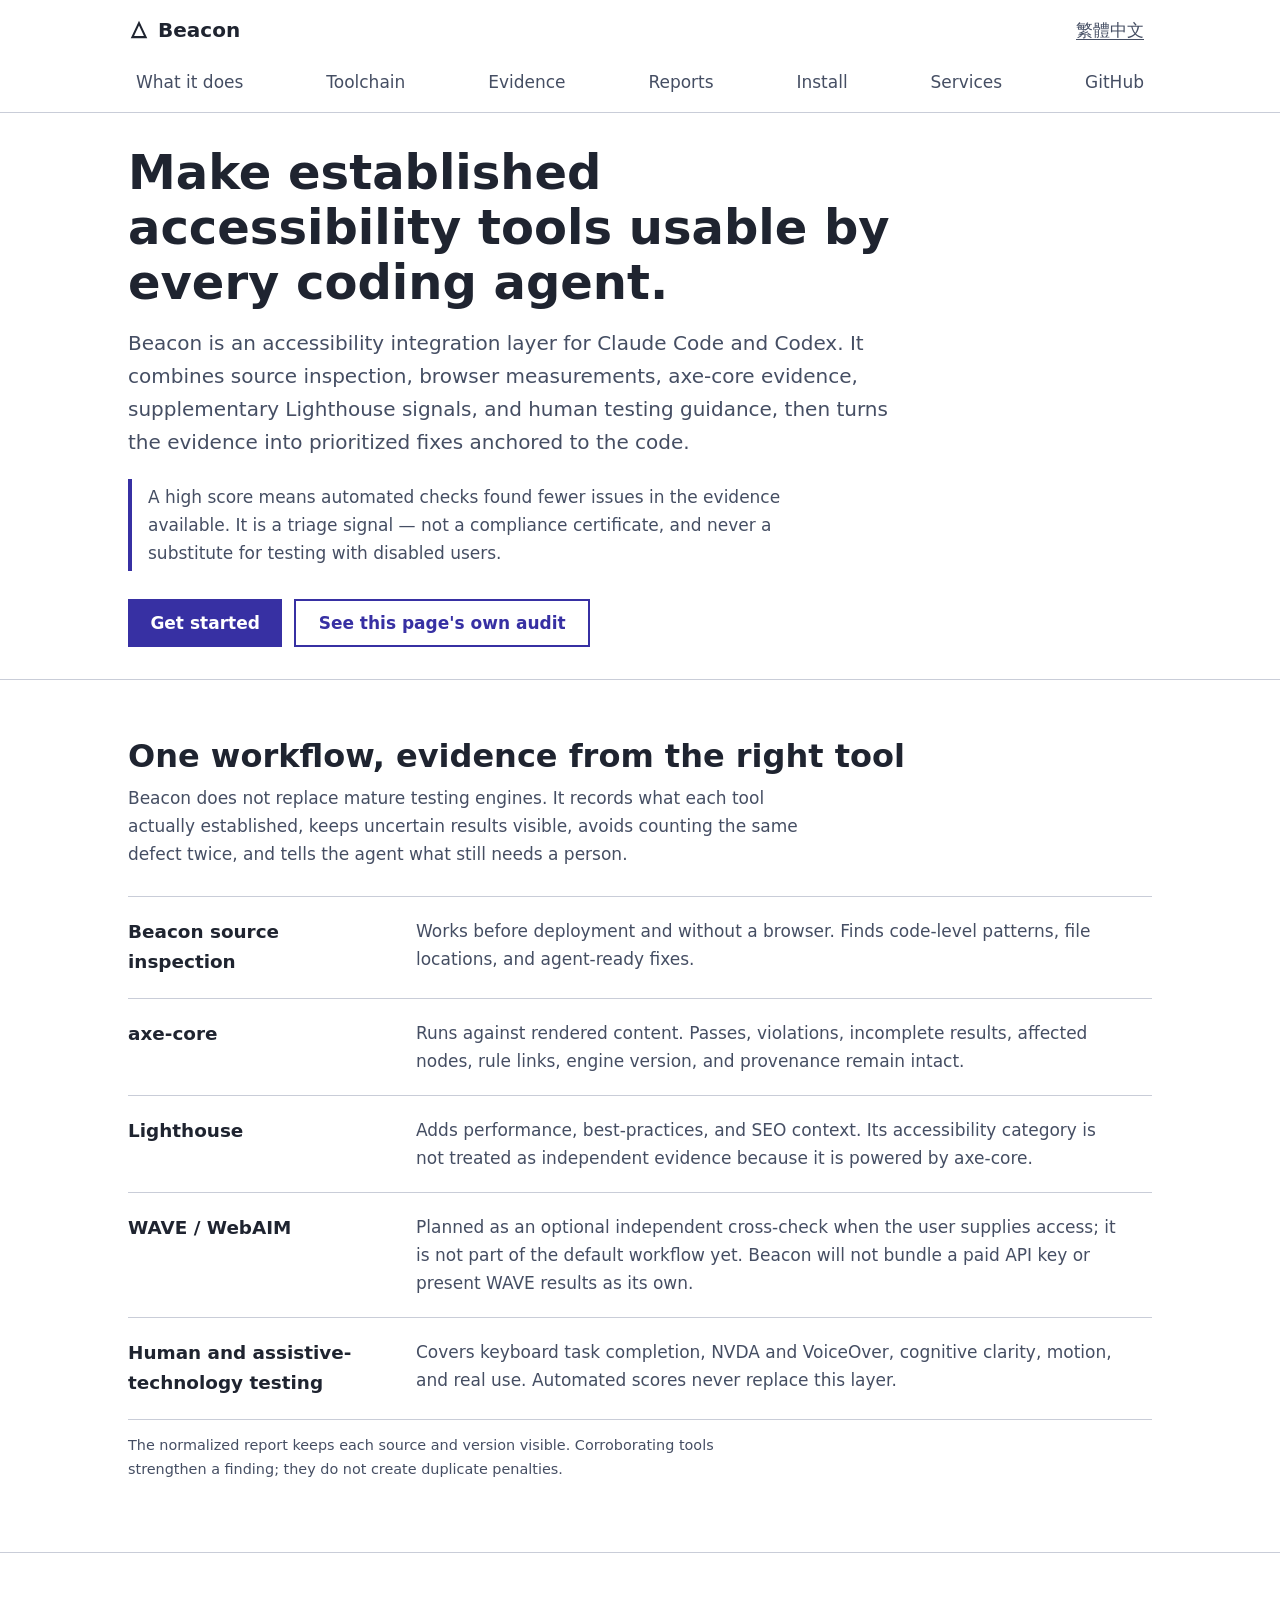
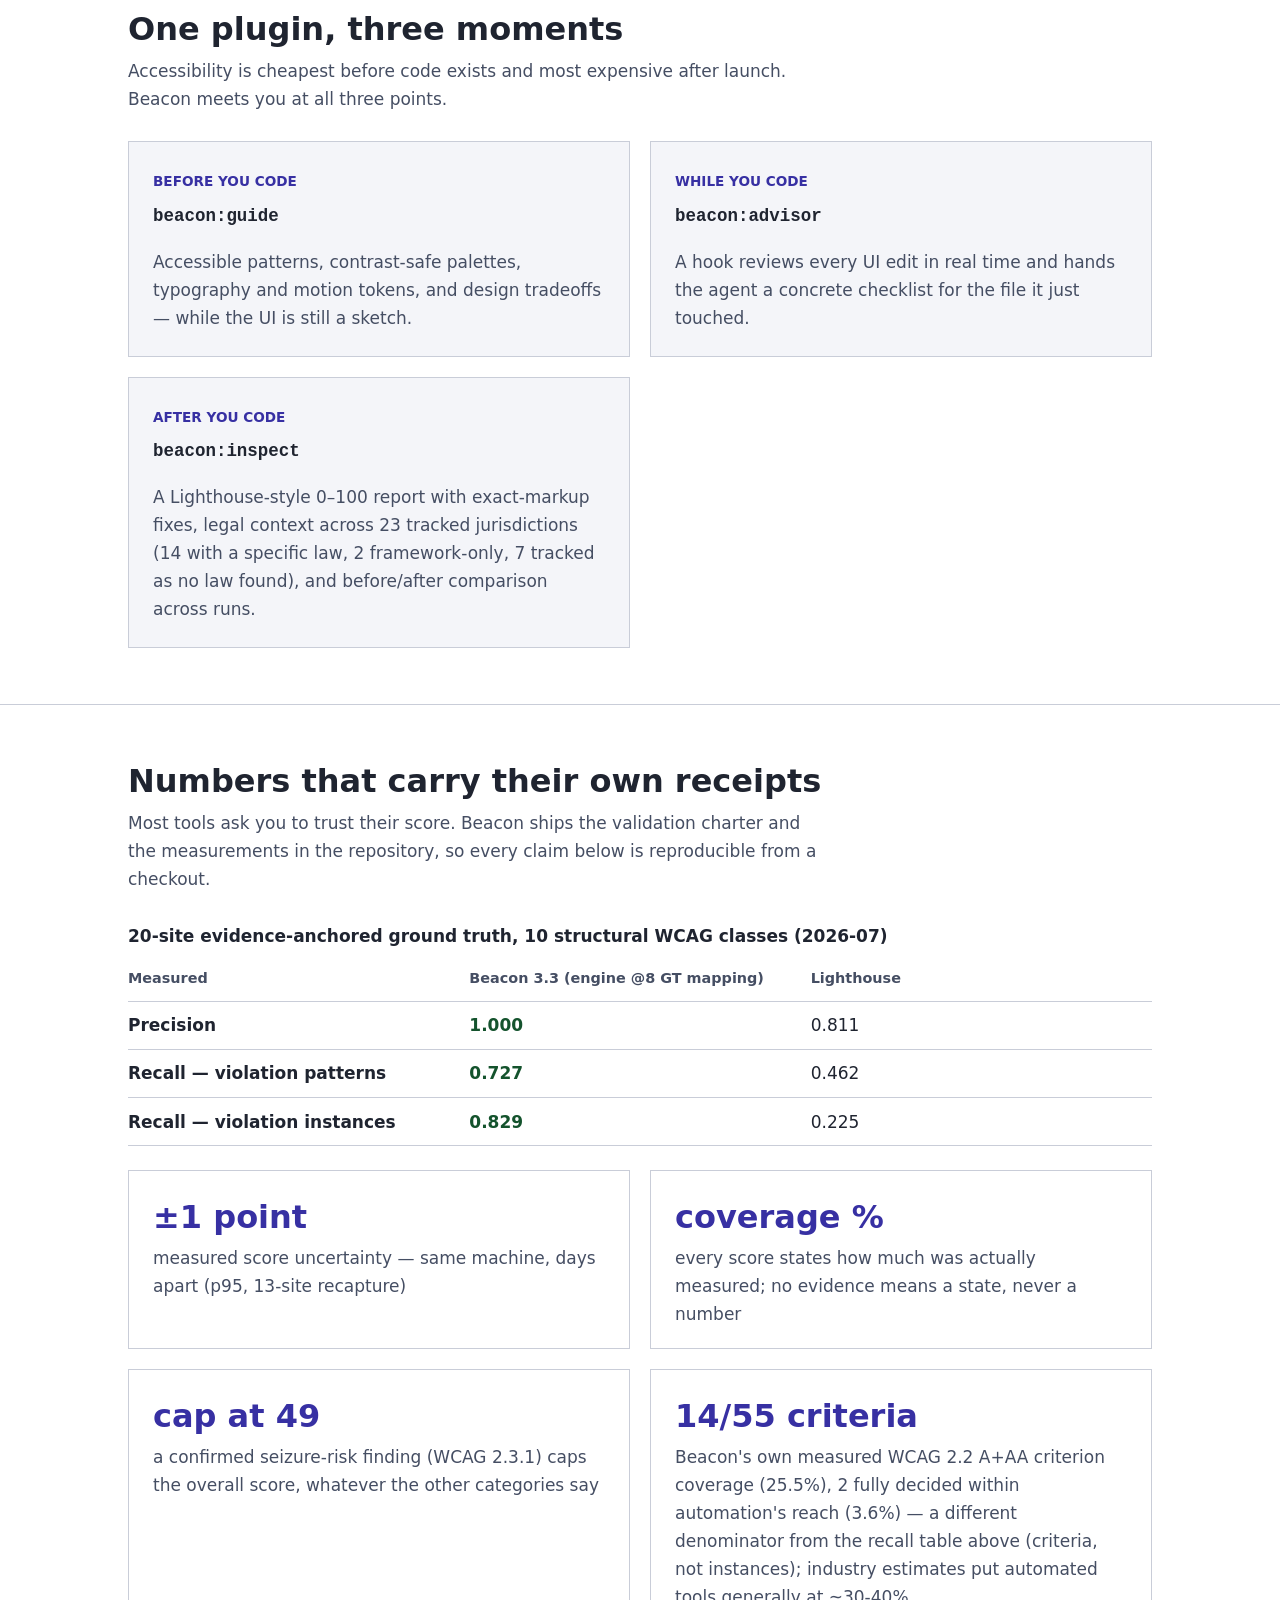
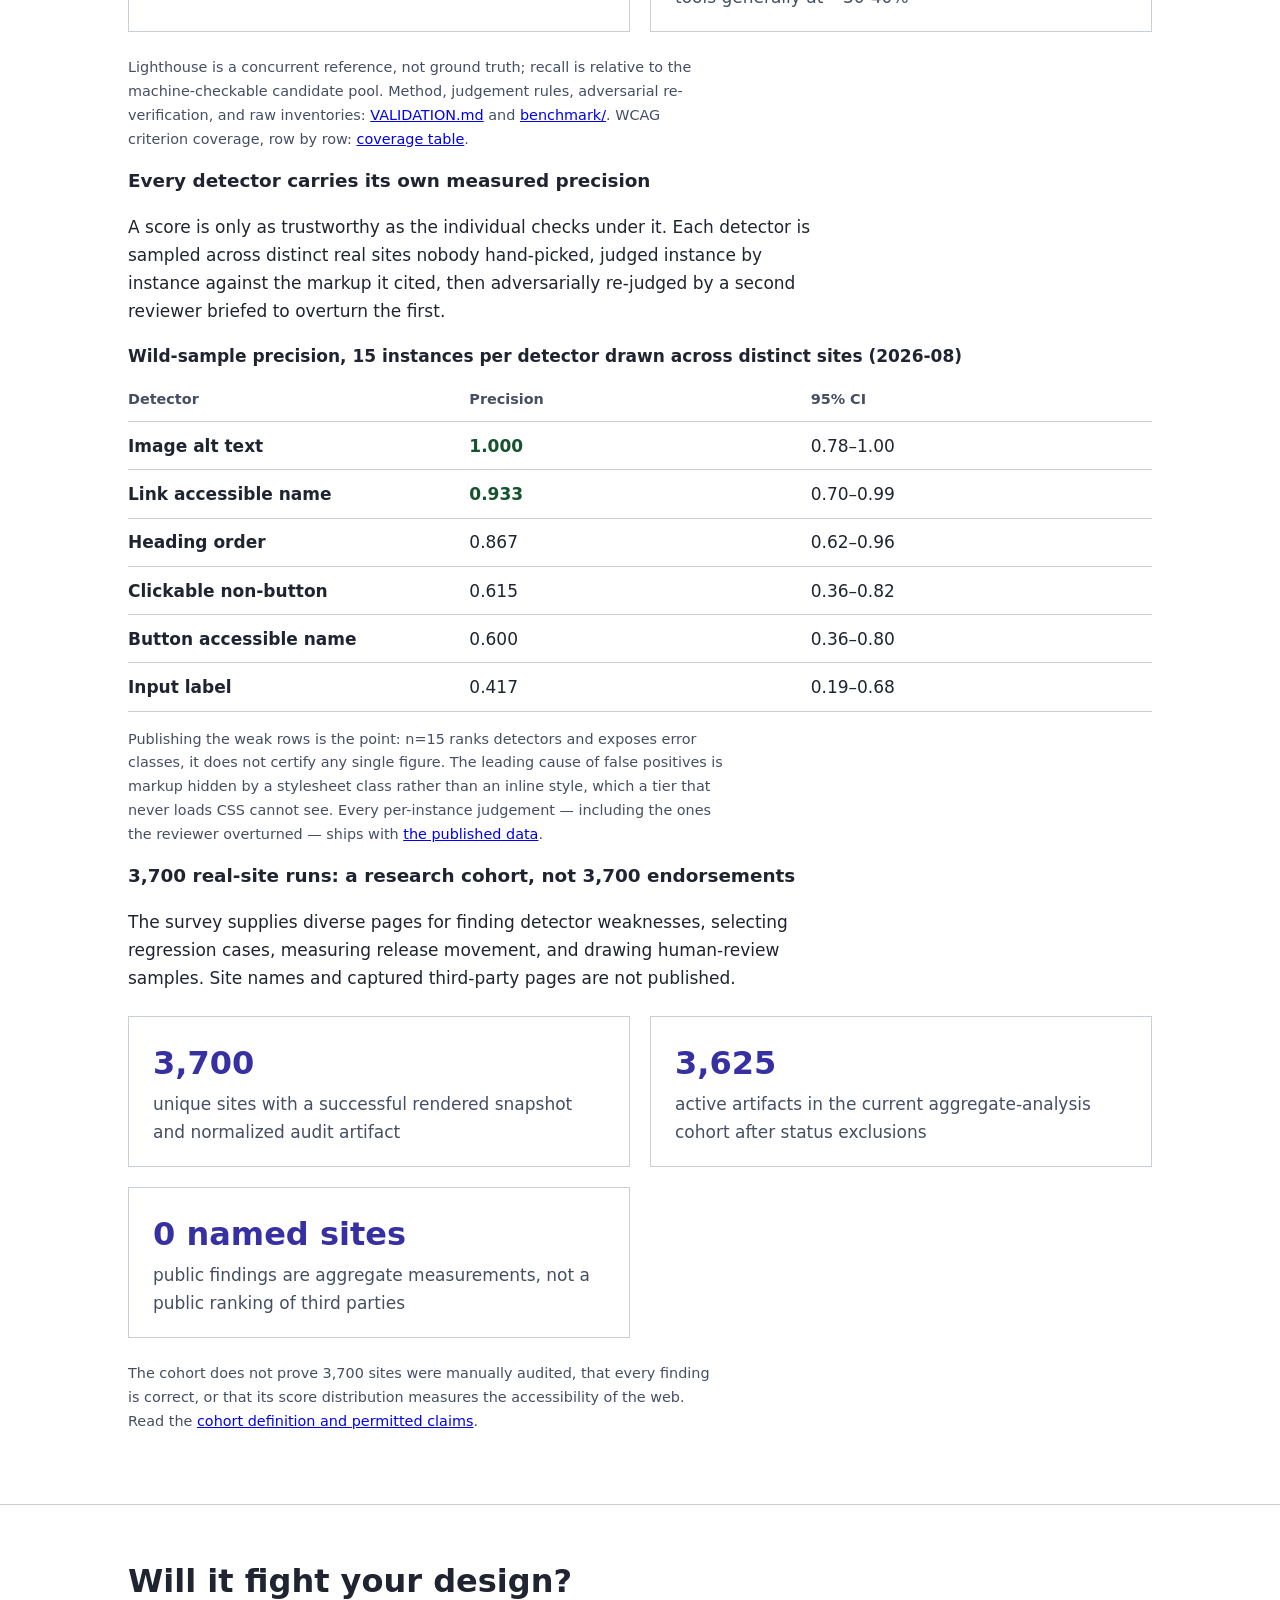
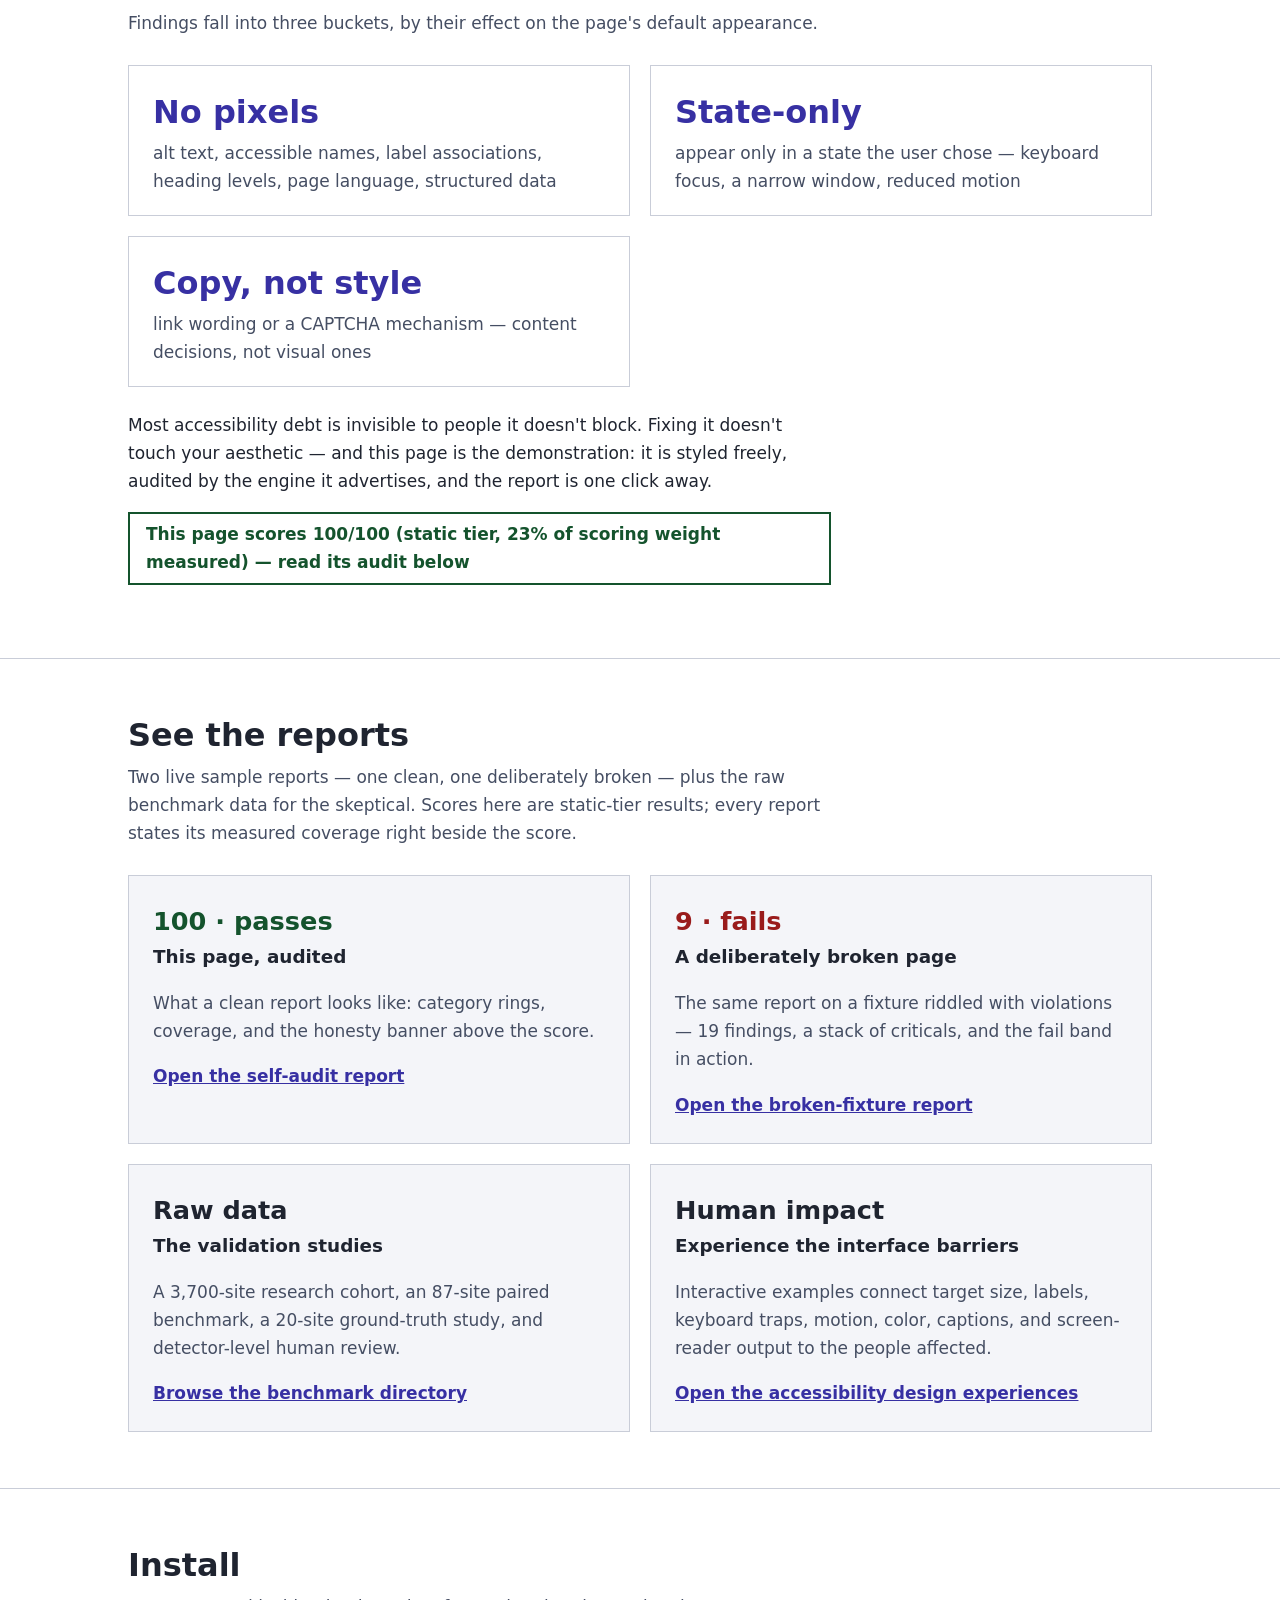
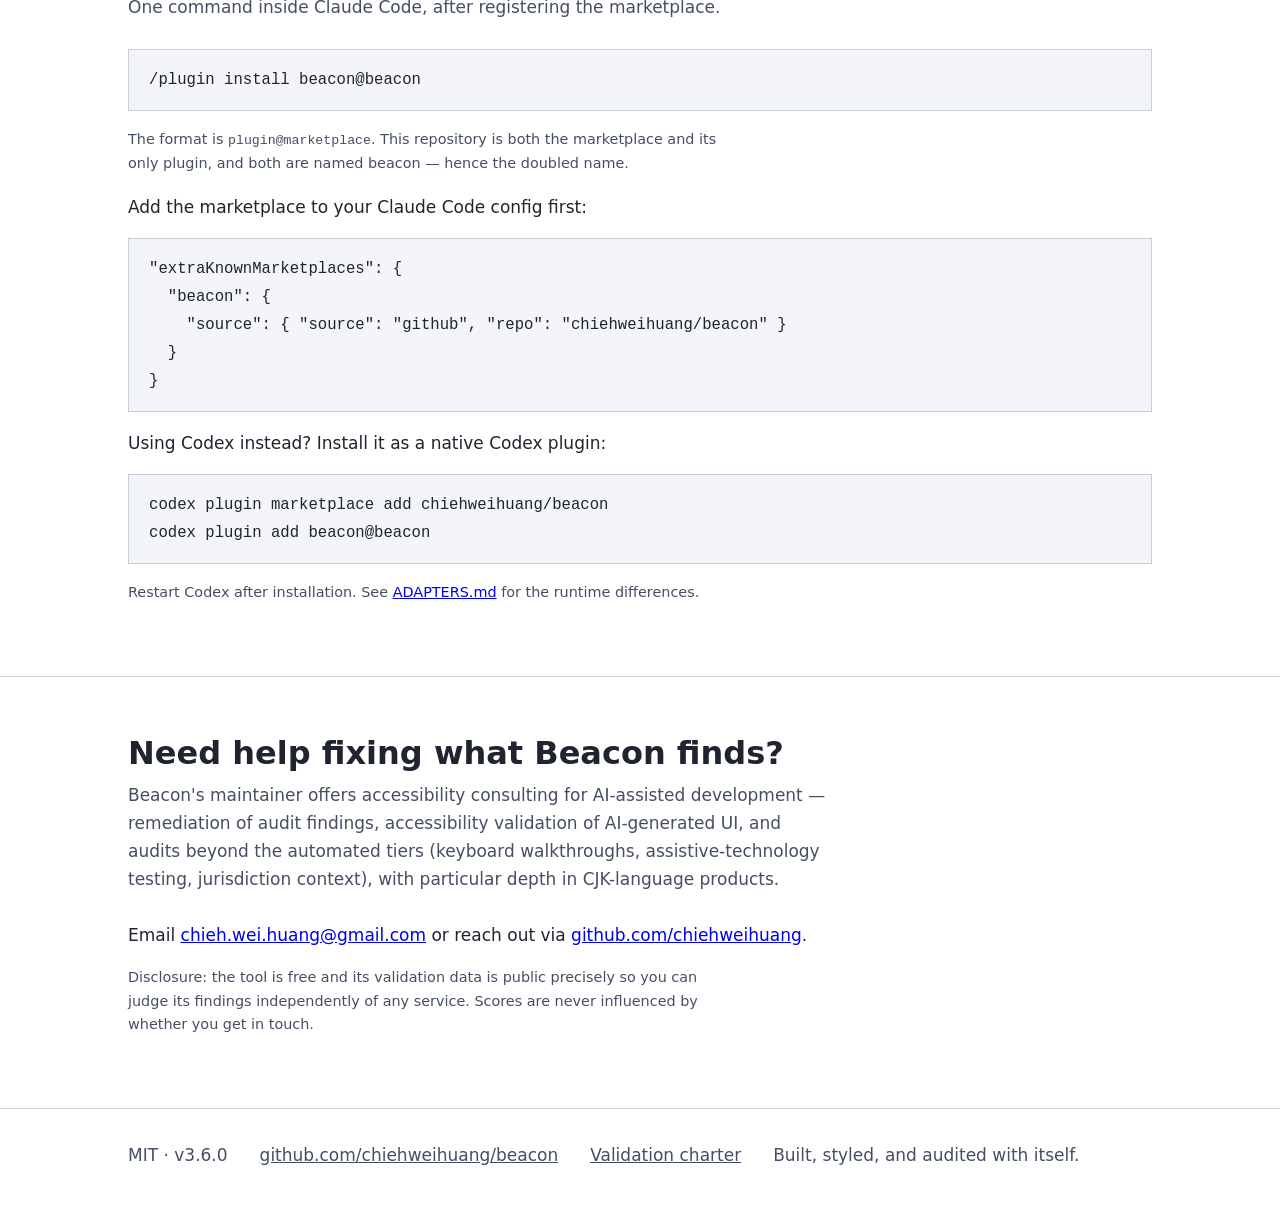
<file: docs/index.html>
<!DOCTYPE html>
<html lang="en">
<head>
<meta charset="utf-8">
<meta name="viewport" content="width=device-width, initial-scale=1">
<title>Beacon — accessibility integration for AI coding agents</title>
<meta name="description" content="Beacon helps Claude Code and Codex combine source inspection, axe-core, Lighthouse, browser evidence, and human testing into actionable accessibility work.">
<link rel="canonical" href="https://chiehweihuang.github.io/beacon/">
<link rel="alternate" hreflang="en" href="https://chiehweihuang.github.io/beacon/">
<link rel="alternate" hreflang="zh-Hant" href="https://chiehweihuang.github.io/beacon/zh-Hant.html">
<link rel="stylesheet" href="style.css">
<script type="application/ld+json">
{
  "@context": "https://schema.org",
  "@type": "SoftwareApplication",
  "name": "Beacon",
  "applicationCategory": "DeveloperApplication",
  "operatingSystem": "Windows, macOS, Linux",
  "softwareVersion": "3.6.0",
  "description": "Accessibility integration layer for AI coding agents, combining source inspection, browser evidence, established testing tools, and human review.",
  "license": "https://opensource.org/licenses/MIT",
  "url": "https://chiehweihuang.github.io/beacon/",
  "downloadUrl": "https://github.com/chiehweihuang/beacon"
}
</script>
</head>
<body>
<a class="skip-link" href="#main">Skip to main content</a>

<header class="site">
  <div class="wrap">
    <a class="brand" href="./">
      <svg width="22" height="22" viewBox="0 0 24 24" aria-hidden="true" focusable="false"><path d="M12 2 3 21h18L12 2Zm0 5.2 5.4 11.3H6.6L12 7.2Z" fill="currentColor"/></svg>
      Beacon
    </a>
    <div class="lang-switch">
      <a href="zh-Hant.html" lang="zh-Hant" hreflang="zh-Hant">繁體中文</a>
    </div>
    <nav class="site-nav" aria-label="Main">
      <ul>
        <li><a href="#commands">What it does</a></li>
        <li><a href="#toolchain">Toolchain</a></li>
        <li><a href="#evidence">Evidence</a></li>
        <li><a href="#reports">Reports</a></li>
        <li><a href="#install">Install</a></li>
        <li><a href="#services">Services</a></li>
        <li><a href="https://github.com/chiehweihuang/beacon">GitHub</a></li>
      </ul>
    </nav>
  </div>
</header>

<main id="main">

  <section class="hero" aria-labelledby="hero-h">
    <div class="wrap">
      <h1 id="hero-h">Make established accessibility tools usable by every coding agent.</h1>
      <p class="lede">Beacon is an accessibility integration layer for Claude Code and Codex. It combines source inspection, browser measurements, axe-core evidence, supplementary Lighthouse signals, and human testing guidance, then turns the evidence into prioritized fixes anchored to the code.</p>
      <p class="honesty">A high score means automated checks found fewer issues in the evidence available. It is a triage signal — not a compliance certificate, and never a substitute for testing with disabled users.</p>
      <div class="cta-row">
        <a class="btn btn-primary" href="#install">Get started</a>
        <a class="btn btn-ghost" href="reports/landing-self-audit.html">See this page's own audit</a>
      </div>
    </div>
  </section>

  <section id="toolchain" aria-labelledby="toolchain-h">
    <div class="wrap">
      <h2 id="toolchain-h">One workflow, evidence from the right tool</h2>
      <p class="section-lede">Beacon does not replace mature testing engines. It records what each tool actually established, keeps uncertain results visible, avoids counting the same defect twice, and tells the agent what still needs a person.</p>
      <div class="tool-grid">
        <div class="tool-row"><h3>Beacon source inspection</h3><p>Works before deployment and without a browser. Finds code-level patterns, file locations, and agent-ready fixes.</p></div>
        <div class="tool-row"><h3>axe-core</h3><p>Runs against rendered content. Passes, violations, incomplete results, affected nodes, rule links, engine version, and provenance remain intact.</p></div>
        <div class="tool-row"><h3>Lighthouse</h3><p>Adds performance, best-practices, and SEO context. Its accessibility category is not treated as independent evidence because it is powered by axe-core.</p></div>
        <div class="tool-row"><h3>WAVE / WebAIM</h3><p>Planned as an optional independent cross-check when the user supplies access; it is not part of the default workflow yet. Beacon will not bundle a paid API key or present WAVE results as its own.</p></div>
        <div class="tool-row"><h3>Human and assistive-technology testing</h3><p>Covers keyboard task completion, NVDA and VoiceOver, cognitive clarity, motion, and real use. Automated scores never replace this layer.</p></div>
      </div>
      <p class="footnote">The normalized report keeps each source and version visible. Corroborating tools strengthen a finding; they do not create duplicate penalties.</p>
    </div>
  </section>

  <section id="commands" aria-labelledby="commands-h">
    <div class="wrap">
      <h2 id="commands-h">One plugin, three moments</h2>
      <p class="section-lede">Accessibility is cheapest before code exists and most expensive after launch. Beacon meets you at all three points.</p>
      <div class="cards">
        <div class="card">
          <span class="when">Before you code</span>
          <h3><code>beacon:guide</code></h3>
          <p>Accessible patterns, contrast-safe palettes, typography and motion tokens, and design tradeoffs — while the UI is still a sketch.</p>
        </div>
        <div class="card">
          <span class="when">While you code</span>
          <h3><code>beacon:advisor</code></h3>
          <p>A hook reviews every UI edit in real time and hands the agent a concrete checklist for the file it just touched.</p>
        </div>
        <div class="card">
          <span class="when">After you code</span>
          <h3><code>beacon:inspect</code></h3>
          <p>A Lighthouse-style 0–100 report with exact-markup fixes, legal context across 23 tracked jurisdictions (14 with a specific law, 2 framework-only, 7 tracked as no law found), and before/after comparison across runs.</p>
        </div>
      </div>
    </div>
  </section>

  <section id="evidence" aria-labelledby="evidence-h">
    <div class="wrap">
      <h2 id="evidence-h">Numbers that carry their own receipts</h2>
      <p class="section-lede">Most tools ask you to trust their score. Beacon ships the validation charter and the measurements in the repository, so every claim below is reproducible from a checkout.</p>

      <div class="table-wrap" role="region" aria-label="Measured precision and recall" tabindex="0">
        <table>
          <caption>20-site evidence-anchored ground truth, 10 structural WCAG classes (2026-07)</caption>
          <thead>
            <tr>
              <th scope="col">Measured</th>
              <th scope="col">Beacon 3.3 (engine @8 GT mapping)</th>
              <th scope="col">Lighthouse</th>
            </tr>
          </thead>
          <tbody>
            <tr>
              <th scope="row">Precision</th>
              <td class="win">1.000</td>
              <td>0.811</td>
            </tr>
            <tr>
              <th scope="row">Recall — violation patterns</th>
              <td class="win">0.727</td>
              <td>0.462</td>
            </tr>
            <tr>
              <th scope="row">Recall — violation instances</th>
              <td class="win">0.829</td>
              <td>0.225</td>
            </tr>
          </tbody>
        </table>
      </div>

      <div class="stats">
        <div class="stat"><span class="n">±1 point</span> <span class="d">measured score uncertainty — same machine, days apart (p95, 13-site recapture)</span></div>
        <div class="stat"><span class="n">coverage %</span> <span class="d">every score states how much was actually measured; no evidence means a state, never a number</span></div>
        <div class="stat"><span class="n">cap at 49</span> <span class="d">a confirmed seizure-risk finding (WCAG 2.3.1) caps the overall score, whatever the other categories say</span></div>
        <div class="stat"><span class="n">14/55 criteria</span> <span class="d">Beacon's own measured WCAG 2.2 A+AA criterion coverage (25.5%), 2 fully decided within automation's reach (3.6%) — a different denominator from the recall table above (criteria, not instances); industry estimates put automated tools generally at ~30-40%</span></div>
      </div>

      <p class="footnote">Lighthouse is a concurrent reference, not ground truth; recall is relative to the machine-checkable candidate pool. Method, judgement rules, adversarial re-verification, and raw inventories: <a href="https://github.com/chiehweihuang/beacon/blob/master/VALIDATION.md">VALIDATION.md</a> and <a href="https://github.com/chiehweihuang/beacon/tree/master/benchmark">benchmark/</a>. WCAG criterion coverage, row by row: <a href="https://github.com/chiehweihuang/beacon/blob/master/VALIDATION.md#wcag-criterion-coverage">coverage table</a>.</p>

      <h3>Every detector carries its own measured precision</h3>
      <p>A score is only as trustworthy as the individual checks under it. Each detector is sampled across distinct real sites nobody hand-picked, judged instance by instance against the markup it cited, then adversarially re-judged by a second reviewer briefed to overturn the first.</p>

      <div class="table-wrap" role="region" aria-label="Measured per-detector precision on unselected real pages" tabindex="0">
        <table>
          <caption>Wild-sample precision, 15 instances per detector drawn across distinct sites (2026-08)</caption>
          <thead>
            <tr>
              <th scope="col">Detector</th>
              <th scope="col">Precision</th>
              <th scope="col">95% CI</th>
            </tr>
          </thead>
          <tbody>
            <tr><th scope="row">Image alt text</th><td class="win">1.000</td><td>0.78–1.00</td></tr>
            <tr><th scope="row">Link accessible name</th><td class="win">0.933</td><td>0.70–0.99</td></tr>
            <tr><th scope="row">Heading order</th><td>0.867</td><td>0.62–0.96</td></tr>
            <tr><th scope="row">Clickable non-button</th><td>0.615</td><td>0.36–0.82</td></tr>
            <tr><th scope="row">Button accessible name</th><td>0.600</td><td>0.36–0.80</td></tr>
            <tr><th scope="row">Input label</th><td>0.417</td><td>0.19–0.68</td></tr>
          </tbody>
        </table>
      </div>

      <p class="footnote">Publishing the weak rows is the point: n=15 ranks detectors and exposes error classes, it does not certify any single figure. The leading cause of false positives is markup hidden by a stylesheet class rather than an inline style, which a tier that never loads CSS cannot see. Every per-instance judgement — including the ones the reviewer overturned — ships with <a href="https://github.com/chiehweihuang/beacon/tree/master/benchmark/2026-08-03-wild-precision">the published data</a>.</p>

      <h3>3,700 real-site runs: a research cohort, not 3,700 endorsements</h3>
      <p>The survey supplies diverse pages for finding detector weaknesses, selecting regression cases, measuring release movement, and drawing human-review samples. Site names and captured third-party pages are not published.</p>
      <div class="stats">
        <div class="stat"><span class="n">3,700</span> <span class="d">unique sites with a successful rendered snapshot and normalized audit artifact</span></div>
        <div class="stat"><span class="n">3,625</span> <span class="d">active artifacts in the current aggregate-analysis cohort after status exclusions</span></div>
        <div class="stat"><span class="n">0 named sites</span> <span class="d">public findings are aggregate measurements, not a public ranking of third parties</span></div>
      </div>
      <p class="footnote">The cohort does not prove 3,700 sites were manually audited, that every finding is correct, or that its score distribution measures the accessibility of the web. Read the <a href="https://github.com/chiehweihuang/beacon/blob/master/benchmark/2026-08-13-survey-3700.md">cohort definition and permitted claims</a>.</p>
    </div>
  </section>

  <section id="design" aria-labelledby="design-h">
    <div class="wrap">
      <h2 id="design-h">Will it fight your design?</h2>
      <p class="section-lede">Findings fall into three buckets, by their effect on the page's default appearance.</p>
      <div class="stats">
        <div class="stat"><span class="n">No pixels</span> <span class="d">alt text, accessible names, label associations, heading levels, page language, structured data</span></div>
        <div class="stat"><span class="n">State-only</span> <span class="d">appear only in a state the user chose — keyboard focus, a narrow window, reduced motion</span></div>
        <div class="stat"><span class="n">Copy, not style</span> <span class="d">link wording or a CAPTCHA mechanism — content decisions, not visual ones</span></div>
      </div>
      <p>Most accessibility debt is invisible to people it doesn't block. Fixing it doesn't touch your aesthetic — and this page is the demonstration: it is styled freely, audited by the engine it advertises, and the report is one click away.</p>
      <p><span class="badge">This page scores 100/100 (static tier, 23% of scoring weight measured) — read its audit below</span></p>
    </div>
  </section>

  <section id="reports" aria-labelledby="reports-h">
    <div class="wrap">
      <h2 id="reports-h">See the reports</h2>
      <p class="section-lede">Two live sample reports — one clean, one deliberately broken — plus the raw benchmark data for the skeptical. Scores here are static-tier results; every report states its measured coverage right beside the score.</p>
      <div class="gallery">
        <div class="shot">
          <span class="score pass">100 · passes</span>
          <h3>This page, audited</h3>
          <p>What a clean report looks like: category rings, coverage, and the honesty banner above the score.</p>
          <a href="reports/landing-self-audit.html">Open the self-audit report</a>
        </div>
        <div class="shot">
          <span class="score fail">9 · fails</span>
          <h3>A deliberately broken page</h3>
          <p>The same report on a fixture riddled with violations — 19 findings, a stack of criticals, and the fail band in action.</p>
          <a href="reports/broken-fixture.html">Open the broken-fixture report</a>
        </div>
        <div class="shot">
          <span class="score">Raw data</span>
          <h3>The validation studies</h3>
          <p>A 3,700-site research cohort, an 87-site paired benchmark, a 20-site ground-truth study, and detector-level human review.</p>
          <a href="https://github.com/chiehweihuang/beacon/tree/master/benchmark">Browse the benchmark directory</a>
        </div>
        <div class="shot">
          <span class="score">Human impact</span>
          <h3>Experience the interface barriers</h3>
          <p>Interactive examples connect target size, labels, keyboard traps, motion, color, captions, and screen-reader output to the people affected.</p>
          <a href="https://chiehweihuang.github.io/a11y-design/#empathy">Open the accessibility design experiences</a>
        </div>
      </div>
    </div>
  </section>

  <section id="install" aria-labelledby="install-h">
    <div class="wrap">
      <h2 id="install-h">Install</h2>
      <p class="section-lede">One command inside Claude Code, after registering the marketplace.</p>
<pre><code>/plugin install beacon@beacon</code></pre>
      <p class="footnote">The format is <code>plugin@marketplace</code>. This repository is both the marketplace and its only plugin, and both are named beacon — hence the doubled name.</p>
      <p>Add the marketplace to your Claude Code config first:</p>
<pre><code>"extraKnownMarketplaces": {
  "beacon": {
    "source": { "source": "github", "repo": "chiehweihuang/beacon" }
  }
}</code></pre>
      <p>Using Codex instead? Install it as a native Codex plugin:</p>

<pre><code>codex plugin marketplace add chiehweihuang/beacon
codex plugin add beacon@beacon</code></pre>
      <p class="footnote">Restart Codex after installation. See <a href="https://github.com/chiehweihuang/beacon/blob/master/ADAPTERS.md">ADAPTERS.md</a> for the runtime differences.</p>
    </div>
  </section>

  <section id="services" aria-labelledby="services-h">
    <div class="wrap">
      <h2 id="services-h">Need help fixing what Beacon finds?</h2>
      <p class="section-lede">Beacon's maintainer offers accessibility consulting for AI-assisted development — remediation of audit findings, accessibility validation of AI-generated UI, and audits beyond the automated tiers (keyboard walkthroughs, assistive-technology testing, jurisdiction context), with particular depth in CJK-language products.</p>
      <p>Email <a href="mailto:chieh.wei.huang@gmail.com">chieh.wei.huang@gmail.com</a> or reach out via <a href="https://github.com/chiehweihuang">github.com/chiehweihuang</a>.</p>
      <p class="footnote">Disclosure: the tool is free and its validation data is public precisely so you can judge its findings independently of any service. Scores are never influenced by whether you get in touch.</p>
    </div>
  </section>

</main>

<footer class="site">
  <div class="wrap">
    <span>MIT · v3.6.0</span>
    <a href="https://github.com/chiehweihuang/beacon">github.com/chiehweihuang/beacon</a>
    <a href="https://github.com/chiehweihuang/beacon/blob/master/VALIDATION.md">Validation charter</a>
    <span>Built, styled, and audited with itself.</span>
  </div>
</footer>

</body>
</html>
</file>
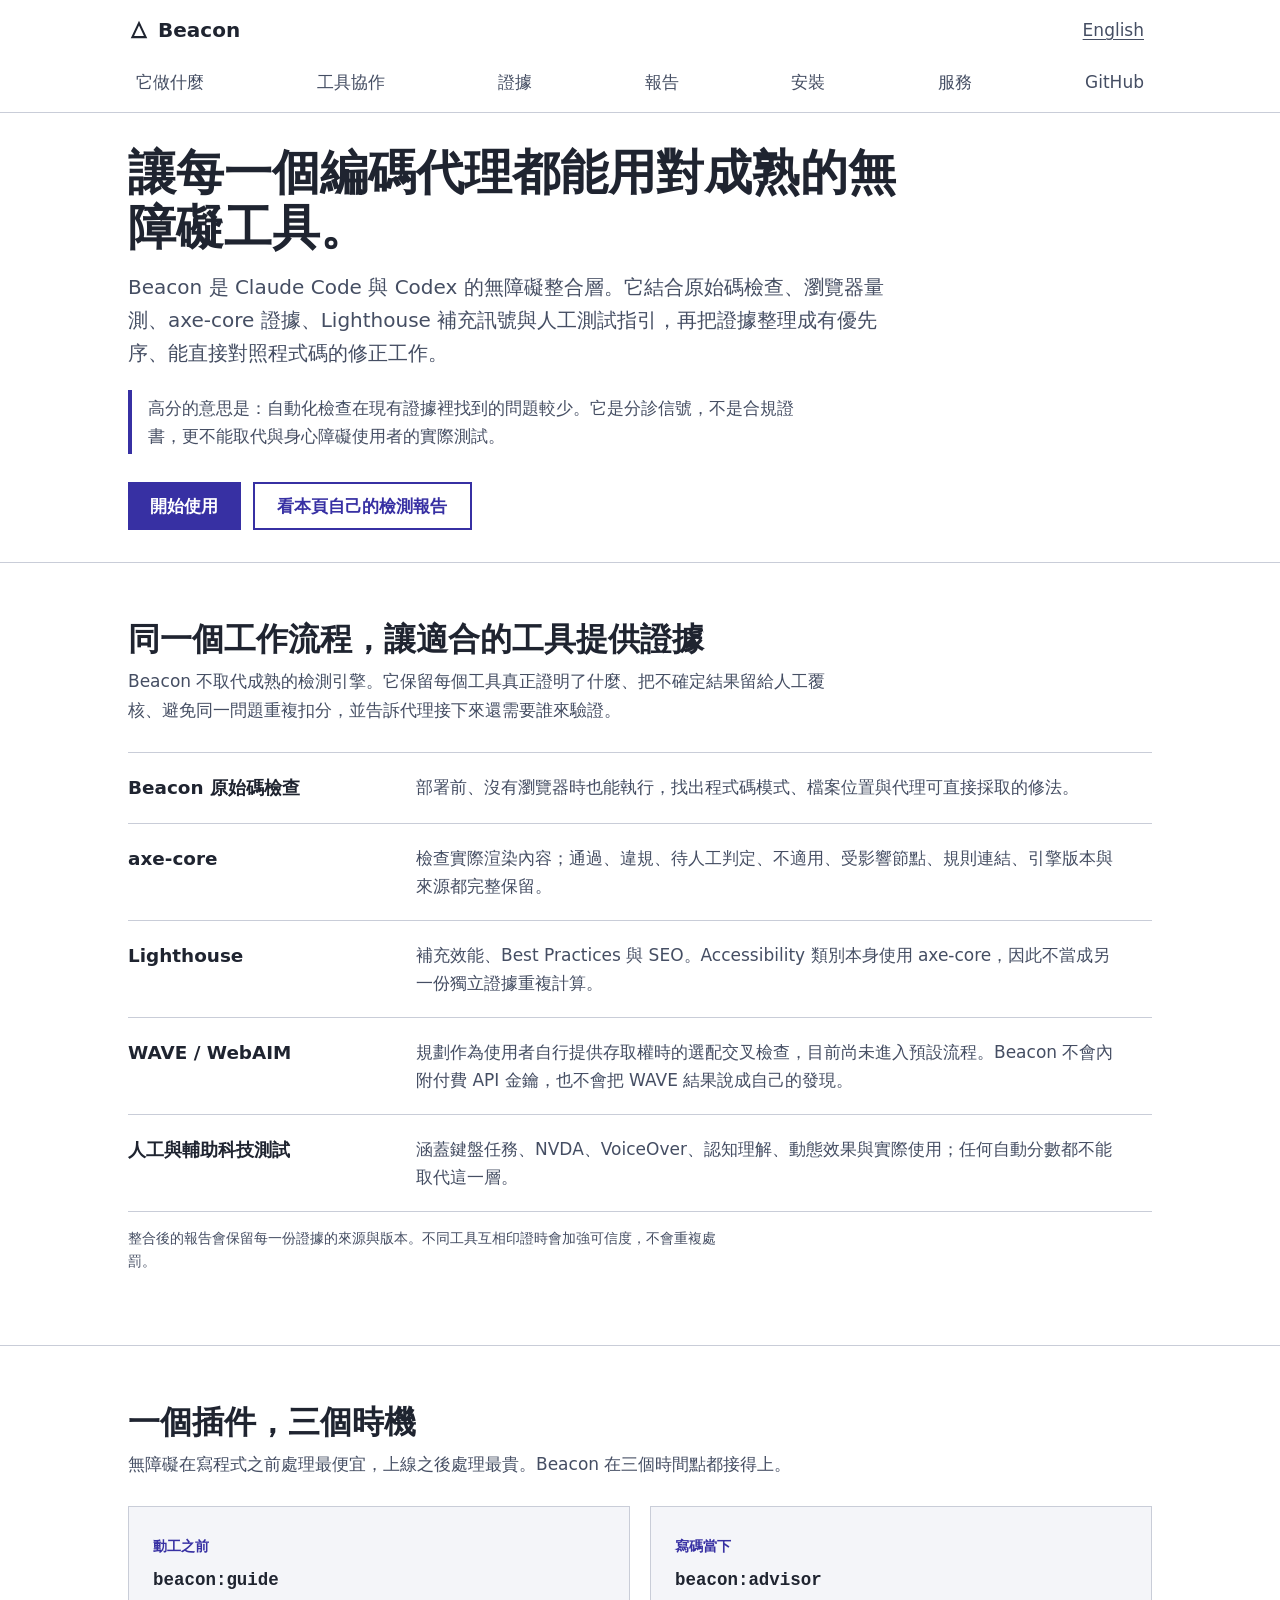
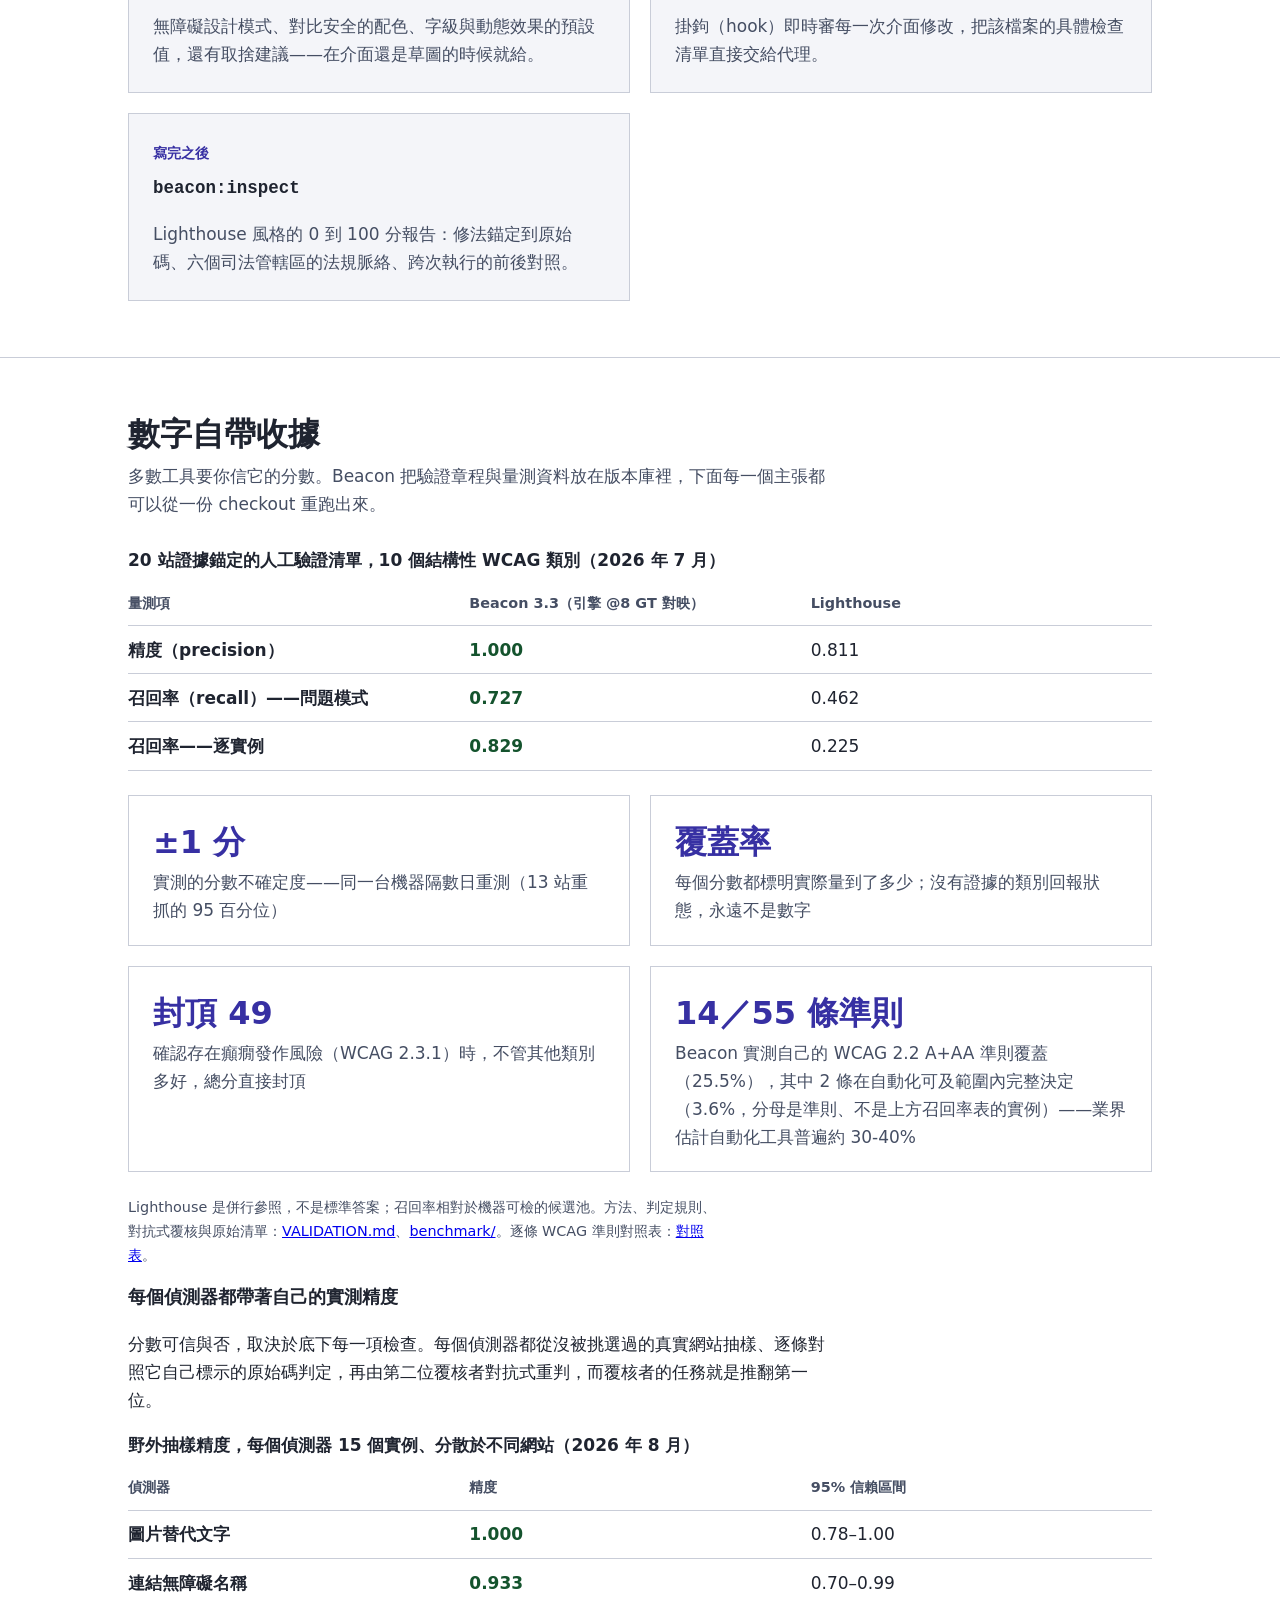
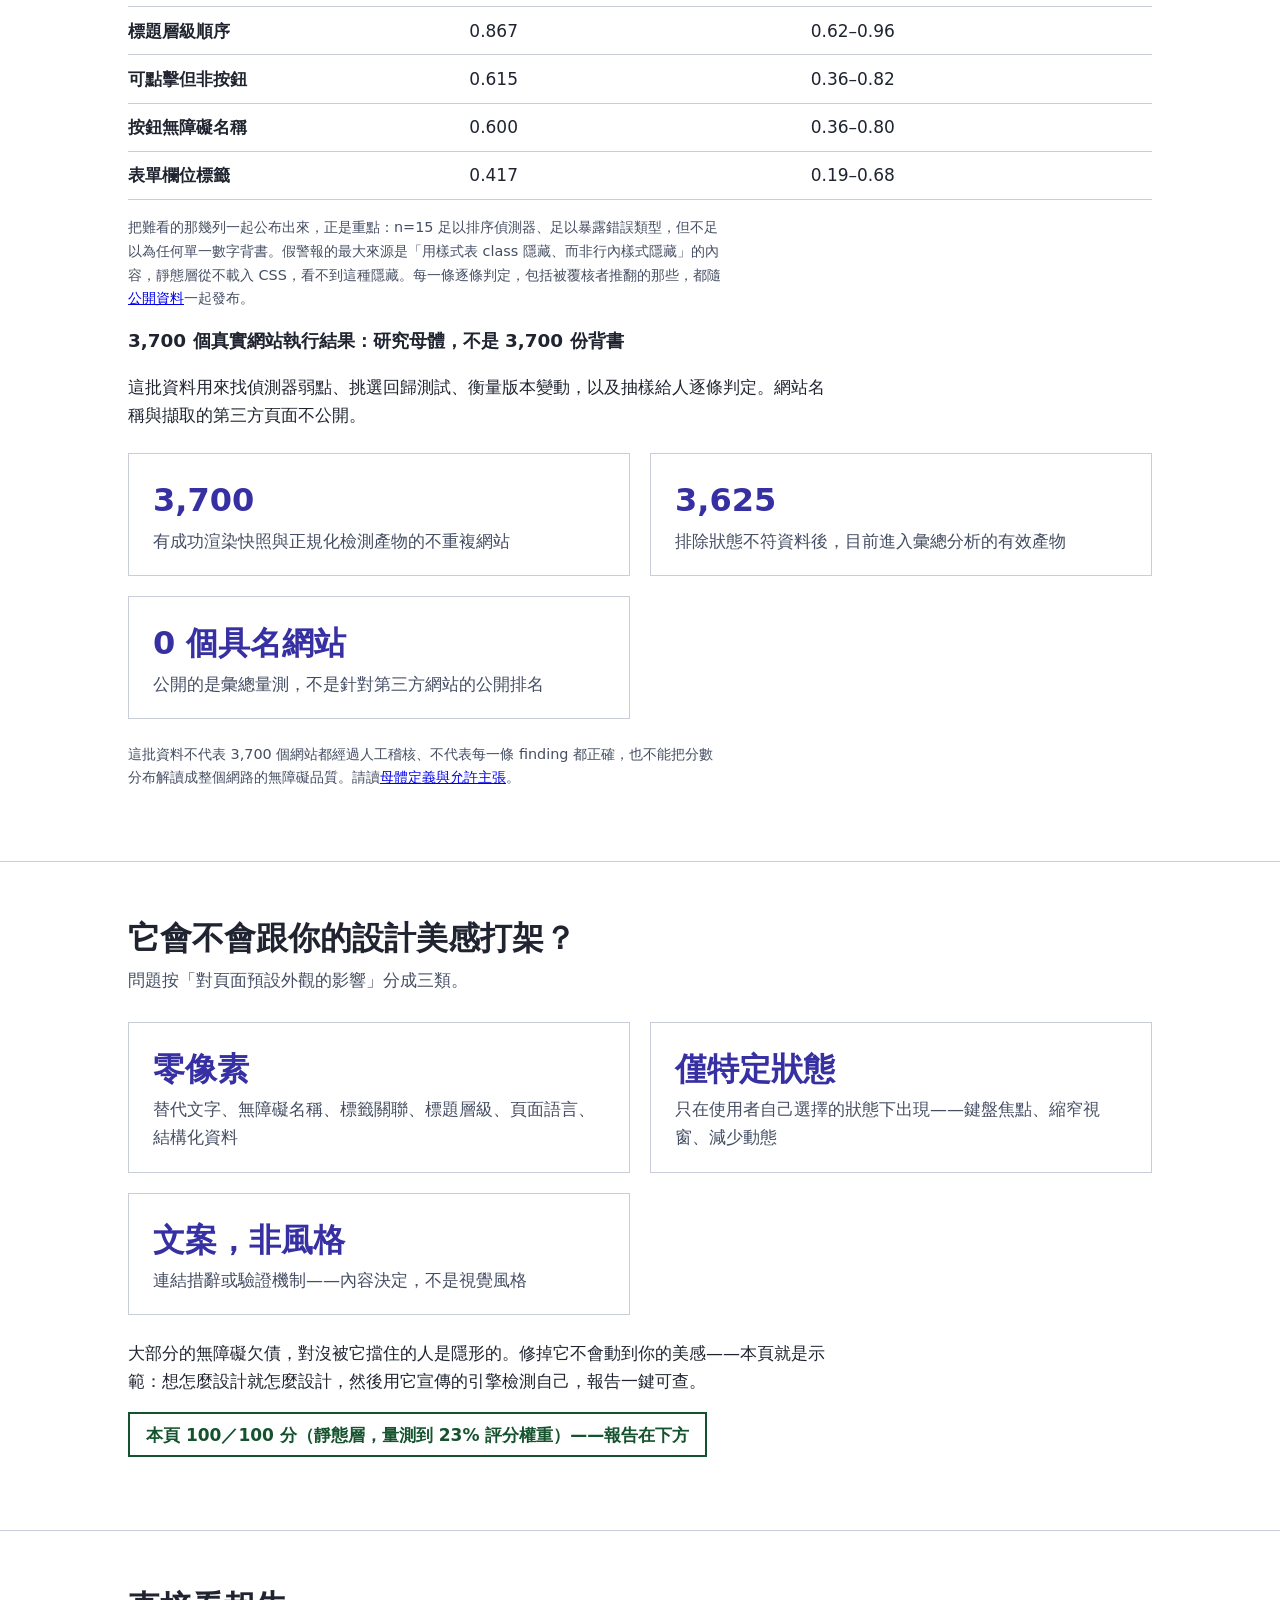
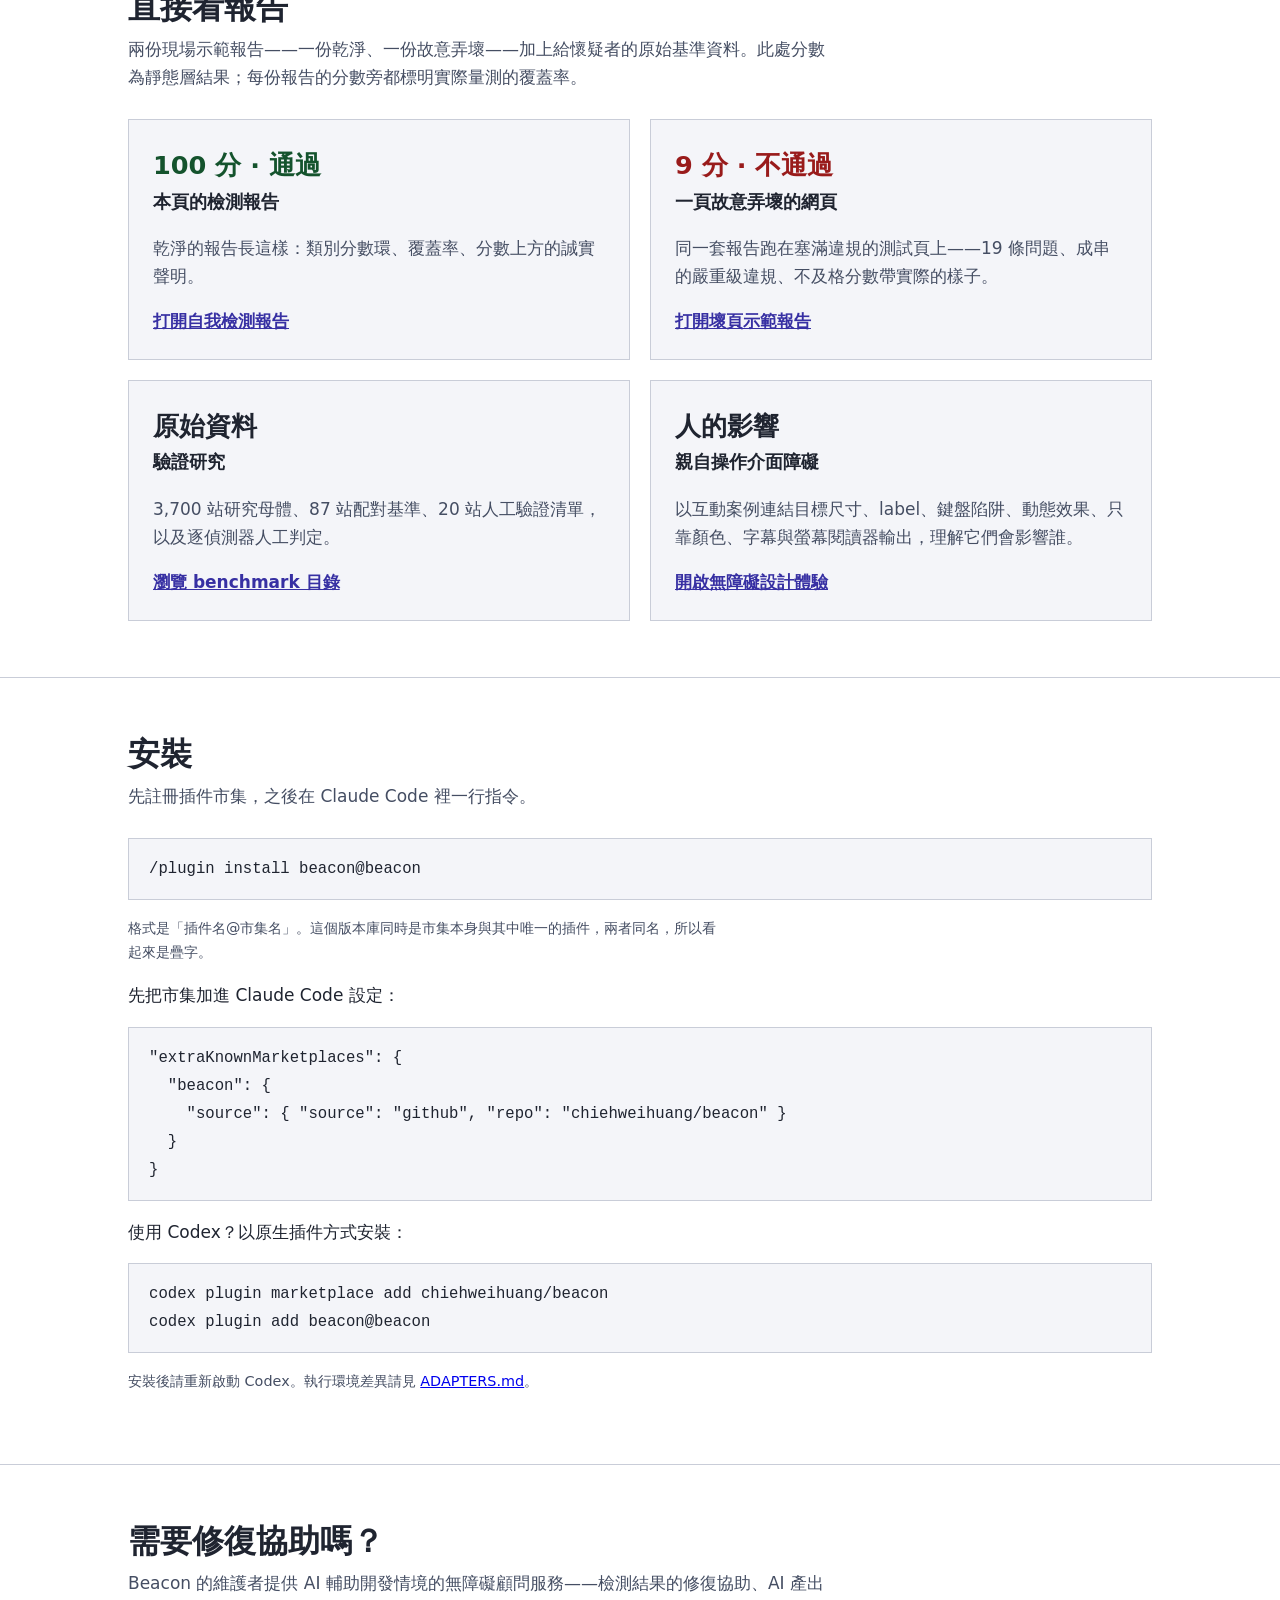
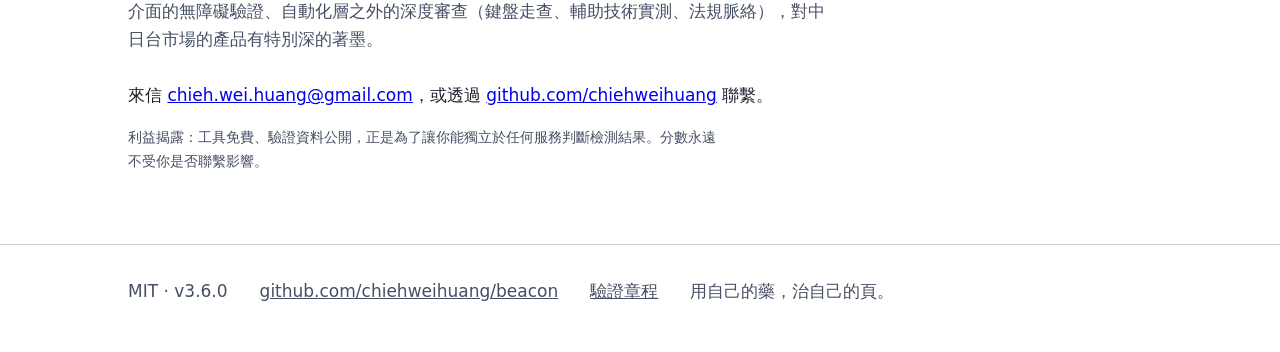
<file: docs/zh-Hant.html>
<!DOCTYPE html>
<html lang="zh-Hant">
<head>
<meta charset="utf-8">
<meta name="viewport" content="width=device-width, initial-scale=1">
<title>Beacon——給 AI 編碼代理的無障礙整合層</title>
<meta name="description" content="Beacon 協助 Claude Code 與 Codex 整合原始碼檢查、axe-core、Lighthouse、瀏覽器證據與人工測試，轉成可執行的無障礙改善。">
<link rel="canonical" href="https://chiehweihuang.github.io/beacon/zh-Hant.html">
<link rel="alternate" hreflang="en" href="https://chiehweihuang.github.io/beacon/">
<link rel="alternate" hreflang="zh-Hant" href="https://chiehweihuang.github.io/beacon/zh-Hant.html">
<link rel="stylesheet" href="style.css">
<script type="application/ld+json">
{
  "@context": "https://schema.org",
  "@type": "SoftwareApplication",
  "name": "Beacon",
  "applicationCategory": "DeveloperApplication",
  "operatingSystem": "Windows, macOS, Linux",
  "softwareVersion": "3.6.0",
  "inLanguage": "zh-Hant",
  "description": "給 AI 編碼代理的無障礙整合層，結合原始碼檢查、瀏覽器證據、成熟檢測工具與人工覆核。",
  "license": "https://opensource.org/licenses/MIT",
  "url": "https://chiehweihuang.github.io/beacon/zh-Hant.html",
  "downloadUrl": "https://github.com/chiehweihuang/beacon"
}
</script>
</head>
<body>
<a class="skip-link" href="#main">跳到主要內容</a>

<header class="site">
  <div class="wrap">
    <a class="brand" href="zh-Hant.html">
      <svg width="22" height="22" viewBox="0 0 24 24" aria-hidden="true" focusable="false"><path d="M12 2 3 21h18L12 2Zm0 5.2 5.4 11.3H6.6L12 7.2Z" fill="currentColor"/></svg>
      Beacon
    </a>
    <div class="lang-switch">
      <a href="./" lang="en" hreflang="en">English</a>
    </div>
    <nav class="site-nav" aria-label="主導覽">
      <ul>
        <li><a href="#commands">它做什麼</a></li>
        <li><a href="#toolchain">工具協作</a></li>
        <li><a href="#evidence">證據</a></li>
        <li><a href="#reports">報告</a></li>
        <li><a href="#install">安裝</a></li>
        <li><a href="#services">服務</a></li>
        <li><a href="https://github.com/chiehweihuang/beacon">GitHub</a></li>
      </ul>
    </nav>
  </div>
</header>

<main id="main">

  <section class="hero" aria-labelledby="hero-h">
    <div class="wrap">
      <h1 id="hero-h">讓每一個編碼代理都能用對成熟的無障礙工具。</h1>
      <p class="lede">Beacon 是 Claude Code 與 Codex 的無障礙整合層。它結合原始碼檢查、瀏覽器量測、axe-core 證據、Lighthouse 補充訊號與人工測試指引，再把證據整理成有優先序、能直接對照程式碼的修正工作。</p>
      <p class="honesty">高分的意思是：自動化檢查在現有證據裡找到的問題較少。它是分診信號，不是合規證書，更不能取代與身心障礙使用者的實際測試。</p>
      <div class="cta-row">
        <a class="btn btn-primary" href="#install">開始使用</a>
        <a class="btn btn-ghost" href="reports/landing-self-audit.html">看本頁自己的檢測報告</a>
      </div>
    </div>
  </section>

  <section id="toolchain" aria-labelledby="toolchain-h">
    <div class="wrap">
      <h2 id="toolchain-h">同一個工作流程，讓適合的工具提供證據</h2>
      <p class="section-lede">Beacon 不取代成熟的檢測引擎。它保留每個工具真正證明了什麼、把不確定結果留給人工覆核、避免同一問題重複扣分，並告訴代理接下來還需要誰來驗證。</p>
      <div class="tool-grid">
        <div class="tool-row"><h3>Beacon 原始碼檢查</h3><p>部署前、沒有瀏覽器時也能執行，找出程式碼模式、檔案位置與代理可直接採取的修法。</p></div>
        <div class="tool-row"><h3>axe-core</h3><p>檢查實際渲染內容；通過、違規、待人工判定、不適用、受影響節點、規則連結、引擎版本與來源都完整保留。</p></div>
        <div class="tool-row"><h3>Lighthouse</h3><p>補充效能、Best Practices 與 SEO。Accessibility 類別本身使用 axe-core，因此不當成另一份獨立證據重複計算。</p></div>
        <div class="tool-row"><h3>WAVE / WebAIM</h3><p>規劃作為使用者自行提供存取權時的選配交叉檢查，目前尚未進入預設流程。Beacon 不會內附付費 API 金鑰，也不會把 WAVE 結果說成自己的發現。</p></div>
        <div class="tool-row"><h3>人工與輔助科技測試</h3><p>涵蓋鍵盤任務、NVDA、VoiceOver、認知理解、動態效果與實際使用；任何自動分數都不能取代這一層。</p></div>
      </div>
      <p class="footnote">整合後的報告會保留每一份證據的來源與版本。不同工具互相印證時會加強可信度，不會重複處罰。</p>
    </div>
  </section>

  <section id="commands" aria-labelledby="commands-h">
    <div class="wrap">
      <h2 id="commands-h">一個插件，三個時機</h2>
      <p class="section-lede">無障礙在寫程式之前處理最便宜，上線之後處理最貴。Beacon 在三個時間點都接得上。</p>
      <div class="cards">
        <div class="card">
          <span class="when">動工之前</span>
          <h3><code>beacon:guide</code></h3>
          <p>無障礙設計模式、對比安全的配色、字級與動態效果的預設值，還有取捨建議——在介面還是草圖的時候就給。</p>
        </div>
        <div class="card">
          <span class="when">寫碼當下</span>
          <h3><code>beacon:advisor</code></h3>
          <p>掛鉤（hook）即時審每一次介面修改，把該檔案的具體檢查清單直接交給代理。</p>
        </div>
        <div class="card">
          <span class="when">寫完之後</span>
          <h3><code>beacon:inspect</code></h3>
          <p>Lighthouse 風格的 0 到 100 分報告：修法錨定到原始碼、六個司法管轄區的法規脈絡、跨次執行的前後對照。</p>
        </div>
      </div>
    </div>
  </section>

  <section id="evidence" aria-labelledby="evidence-h">
    <div class="wrap">
      <h2 id="evidence-h">數字自帶收據</h2>
      <p class="section-lede">多數工具要你信它的分數。Beacon 把驗證章程與量測資料放在版本庫裡，下面每一個主張都可以從一份 checkout 重跑出來。</p>

      <div class="table-wrap" role="region" aria-label="精度與召回率量測" tabindex="0">
        <table>
          <caption>20 站證據錨定的人工驗證清單，10 個結構性 WCAG 類別（2026 年 7 月）</caption>
          <thead>
            <tr>
              <th scope="col">量測項</th>
              <th scope="col">Beacon 3.3（引擎 @8 GT 對映）</th>
              <th scope="col">Lighthouse</th>
            </tr>
          </thead>
          <tbody>
            <tr>
              <th scope="row">精度（precision）</th>
              <td class="win">1.000</td>
              <td>0.811</td>
            </tr>
            <tr>
              <th scope="row">召回率（recall）——問題模式</th>
              <td class="win">0.727</td>
              <td>0.462</td>
            </tr>
            <tr>
              <th scope="row">召回率——逐實例</th>
              <td class="win">0.829</td>
              <td>0.225</td>
            </tr>
          </tbody>
        </table>
      </div>

      <div class="stats">
        <div class="stat"><span class="n">±1 分</span> <span class="d">實測的分數不確定度——同一台機器隔數日重測（13 站重抓的 95 百分位）</span></div>
        <div class="stat"><span class="n">覆蓋率</span> <span class="d">每個分數都標明實際量到了多少；沒有證據的類別回報狀態，永遠不是數字</span></div>
        <div class="stat"><span class="n">封頂 49</span> <span class="d">確認存在癲癇發作風險（WCAG 2.3.1）時，不管其他類別多好，總分直接封頂</span></div>
        <div class="stat"><span class="n">14／55 條準則</span> <span class="d">Beacon 實測自己的 WCAG 2.2 A+AA 準則覆蓋（25.5%），其中 2 條在自動化可及範圍內完整決定（3.6%，分母是準則、不是上方召回率表的實例）——業界估計自動化工具普遍約 30-40%</span></div>
      </div>

      <p class="footnote">Lighthouse 是併行參照，不是標準答案；召回率相對於機器可檢的候選池。方法、判定規則、對抗式覆核與原始清單：<a href="https://github.com/chiehweihuang/beacon/blob/master/VALIDATION.md">VALIDATION.md</a>、<a href="https://github.com/chiehweihuang/beacon/tree/master/benchmark">benchmark/</a>。逐條 WCAG 準則對照表：<a href="https://github.com/chiehweihuang/beacon/blob/master/VALIDATION.md#wcag-criterion-coverage">對照表</a>。</p>

      <h3>每個偵測器都帶著自己的實測精度</h3>
      <p>分數可信與否，取決於底下每一項檢查。每個偵測器都從沒被挑選過的真實網站抽樣、逐條對照它自己標示的原始碼判定，再由第二位覆核者對抗式重判，而覆核者的任務就是推翻第一位。</p>

      <div class="table-wrap" role="region" aria-label="真實網頁上的逐偵測器實測精度" tabindex="0">
        <table>
          <caption>野外抽樣精度，每個偵測器 15 個實例、分散於不同網站（2026 年 8 月）</caption>
          <thead>
            <tr>
              <th scope="col">偵測器</th>
              <th scope="col">精度</th>
              <th scope="col">95% 信賴區間</th>
            </tr>
          </thead>
          <tbody>
            <tr><th scope="row">圖片替代文字</th><td class="win">1.000</td><td>0.78–1.00</td></tr>
            <tr><th scope="row">連結無障礙名稱</th><td class="win">0.933</td><td>0.70–0.99</td></tr>
            <tr><th scope="row">標題層級順序</th><td>0.867</td><td>0.62–0.96</td></tr>
            <tr><th scope="row">可點擊但非按鈕</th><td>0.615</td><td>0.36–0.82</td></tr>
            <tr><th scope="row">按鈕無障礙名稱</th><td>0.600</td><td>0.36–0.80</td></tr>
            <tr><th scope="row">表單欄位標籤</th><td>0.417</td><td>0.19–0.68</td></tr>
          </tbody>
        </table>
      </div>

      <p class="footnote">把難看的那幾列一起公布出來，正是重點：n=15 足以排序偵測器、足以暴露錯誤類型，但不足以為任何單一數字背書。假警報的最大來源是「用樣式表 class 隱藏、而非行內樣式隱藏」的內容，靜態層從不載入 CSS，看不到這種隱藏。每一條逐條判定，包括被覆核者推翻的那些，都隨<a href="https://github.com/chiehweihuang/beacon/tree/master/benchmark/2026-08-03-wild-precision">公開資料</a>一起發布。</p>

      <h3>3,700 個真實網站執行結果：研究母體，不是 3,700 份背書</h3>
      <p>這批資料用來找偵測器弱點、挑選回歸測試、衡量版本變動，以及抽樣給人逐條判定。網站名稱與擷取的第三方頁面不公開。</p>
      <div class="stats">
        <div class="stat"><span class="n">3,700</span> <span class="d">有成功渲染快照與正規化檢測產物的不重複網站</span></div>
        <div class="stat"><span class="n">3,625</span> <span class="d">排除狀態不符資料後，目前進入彙總分析的有效產物</span></div>
        <div class="stat"><span class="n">0 個具名網站</span> <span class="d">公開的是彙總量測，不是針對第三方網站的公開排名</span></div>
      </div>
      <p class="footnote">這批資料不代表 3,700 個網站都經過人工稽核、不代表每一條 finding 都正確，也不能把分數分布解讀成整個網路的無障礙品質。請讀<a href="https://github.com/chiehweihuang/beacon/blob/master/benchmark/2026-08-13-survey-3700.md">母體定義與允許主張</a>。</p>
    </div>
  </section>

  <section id="design" aria-labelledby="design-h">
    <div class="wrap">
      <h2 id="design-h">它會不會跟你的設計美感打架？</h2>
      <p class="section-lede">問題按「對頁面預設外觀的影響」分成三類。</p>
      <div class="stats">
        <div class="stat"><span class="n">零像素</span> <span class="d">替代文字、無障礙名稱、標籤關聯、標題層級、頁面語言、結構化資料</span></div>
        <div class="stat"><span class="n">僅特定狀態</span> <span class="d">只在使用者自己選擇的狀態下出現——鍵盤焦點、縮窄視窗、減少動態</span></div>
        <div class="stat"><span class="n">文案，非風格</span> <span class="d">連結措辭或驗證機制——內容決定，不是視覺風格</span></div>
      </div>
      <p>大部分的無障礙欠債，對沒被它擋住的人是隱形的。修掉它不會動到你的美感——本頁就是示範：想怎麼設計就怎麼設計，然後用它宣傳的引擎檢測自己，報告一鍵可查。</p>
      <p><span class="badge">本頁 100／100 分（靜態層，量測到 23% 評分權重）——報告在下方</span></p>
    </div>
  </section>

  <section id="reports" aria-labelledby="reports-h">
    <div class="wrap">
      <h2 id="reports-h">直接看報告</h2>
      <p class="section-lede">兩份現場示範報告——一份乾淨、一份故意弄壞——加上給懷疑者的原始基準資料。此處分數為靜態層結果；每份報告的分數旁都標明實際量測的覆蓋率。</p>
      <div class="gallery">
        <div class="shot">
          <span class="score pass">100 分 · 通過</span>
          <h3>本頁的檢測報告</h3>
          <p>乾淨的報告長這樣：類別分數環、覆蓋率、分數上方的誠實聲明。</p>
          <a href="reports/landing-self-audit.html">打開自我檢測報告</a>
        </div>
        <div class="shot">
          <span class="score fail">9 分 · 不通過</span>
          <h3>一頁故意弄壞的網頁</h3>
          <p>同一套報告跑在塞滿違規的測試頁上——19 條問題、成串的嚴重級違規、不及格分數帶實際的樣子。</p>
          <a href="reports/broken-fixture.html">打開壞頁示範報告</a>
        </div>
        <div class="shot">
          <span class="score">原始資料</span>
          <h3>驗證研究</h3>
          <p>3,700 站研究母體、87 站配對基準、20 站人工驗證清單，以及逐偵測器人工判定。</p>
          <a href="https://github.com/chiehweihuang/beacon/tree/master/benchmark">瀏覽 benchmark 目錄</a>
        </div>
        <div class="shot">
          <span class="score">人的影響</span>
          <h3>親自操作介面障礙</h3>
          <p>以互動案例連結目標尺寸、label、鍵盤陷阱、動態效果、只靠顏色、字幕與螢幕閱讀器輸出，理解它們會影響誰。</p>
          <a href="https://chiehweihuang.github.io/a11y-design/#empathy">開啟無障礙設計體驗</a>
        </div>
      </div>
    </div>
  </section>

  <section id="install" aria-labelledby="install-h">
    <div class="wrap">
      <h2 id="install-h">安裝</h2>
      <p class="section-lede">先註冊插件市集，之後在 Claude Code 裡一行指令。</p>
<pre><code>/plugin install beacon@beacon</code></pre>
      <p class="footnote">格式是「插件名@市集名」。這個版本庫同時是市集本身與其中唯一的插件，兩者同名，所以看起來是疊字。</p>
      <p>先把市集加進 Claude Code 設定：</p>
<pre><code>"extraKnownMarketplaces": {
  "beacon": {
    "source": { "source": "github", "repo": "chiehweihuang/beacon" }
  }
}</code></pre>
      <p>使用 Codex？以原生插件方式安裝：</p>
<pre><code>codex plugin marketplace add chiehweihuang/beacon
codex plugin add beacon@beacon</code></pre>
      <p class="footnote">安裝後請重新啟動 Codex。執行環境差異請見 <a href="https://github.com/chiehweihuang/beacon/blob/master/ADAPTERS.md">ADAPTERS.md</a>。</p>
    </div>
  </section>

  <section id="services" aria-labelledby="services-h">
    <div class="wrap">
      <h2 id="services-h">需要修復協助嗎？</h2>
      <p class="section-lede">Beacon 的維護者提供 AI 輔助開發情境的無障礙顧問服務——檢測結果的修復協助、AI 產出介面的無障礙驗證、自動化層之外的深度審查（鍵盤走查、輔助技術實測、法規脈絡），對中日台市場的產品有特別深的著墨。</p>
      <p>來信 <a href="mailto:chieh.wei.huang@gmail.com">chieh.wei.huang@gmail.com</a>，或透過 <a href="https://github.com/chiehweihuang">github.com/chiehweihuang</a> 聯繫。</p>
      <p class="footnote">利益揭露：工具免費、驗證資料公開，正是為了讓你能獨立於任何服務判斷檢測結果。分數永遠不受你是否聯繫影響。</p>
    </div>
  </section>

</main>

<footer class="site">
  <div class="wrap">
    <span>MIT · v3.6.0</span>
    <a href="https://github.com/chiehweihuang/beacon">github.com/chiehweihuang/beacon</a>
    <a href="https://github.com/chiehweihuang/beacon/blob/master/VALIDATION.md">驗證章程</a>
    <span>用自己的藥，治自己的頁。</span>
  </div>
</footer>

</body>
</html>
</file>
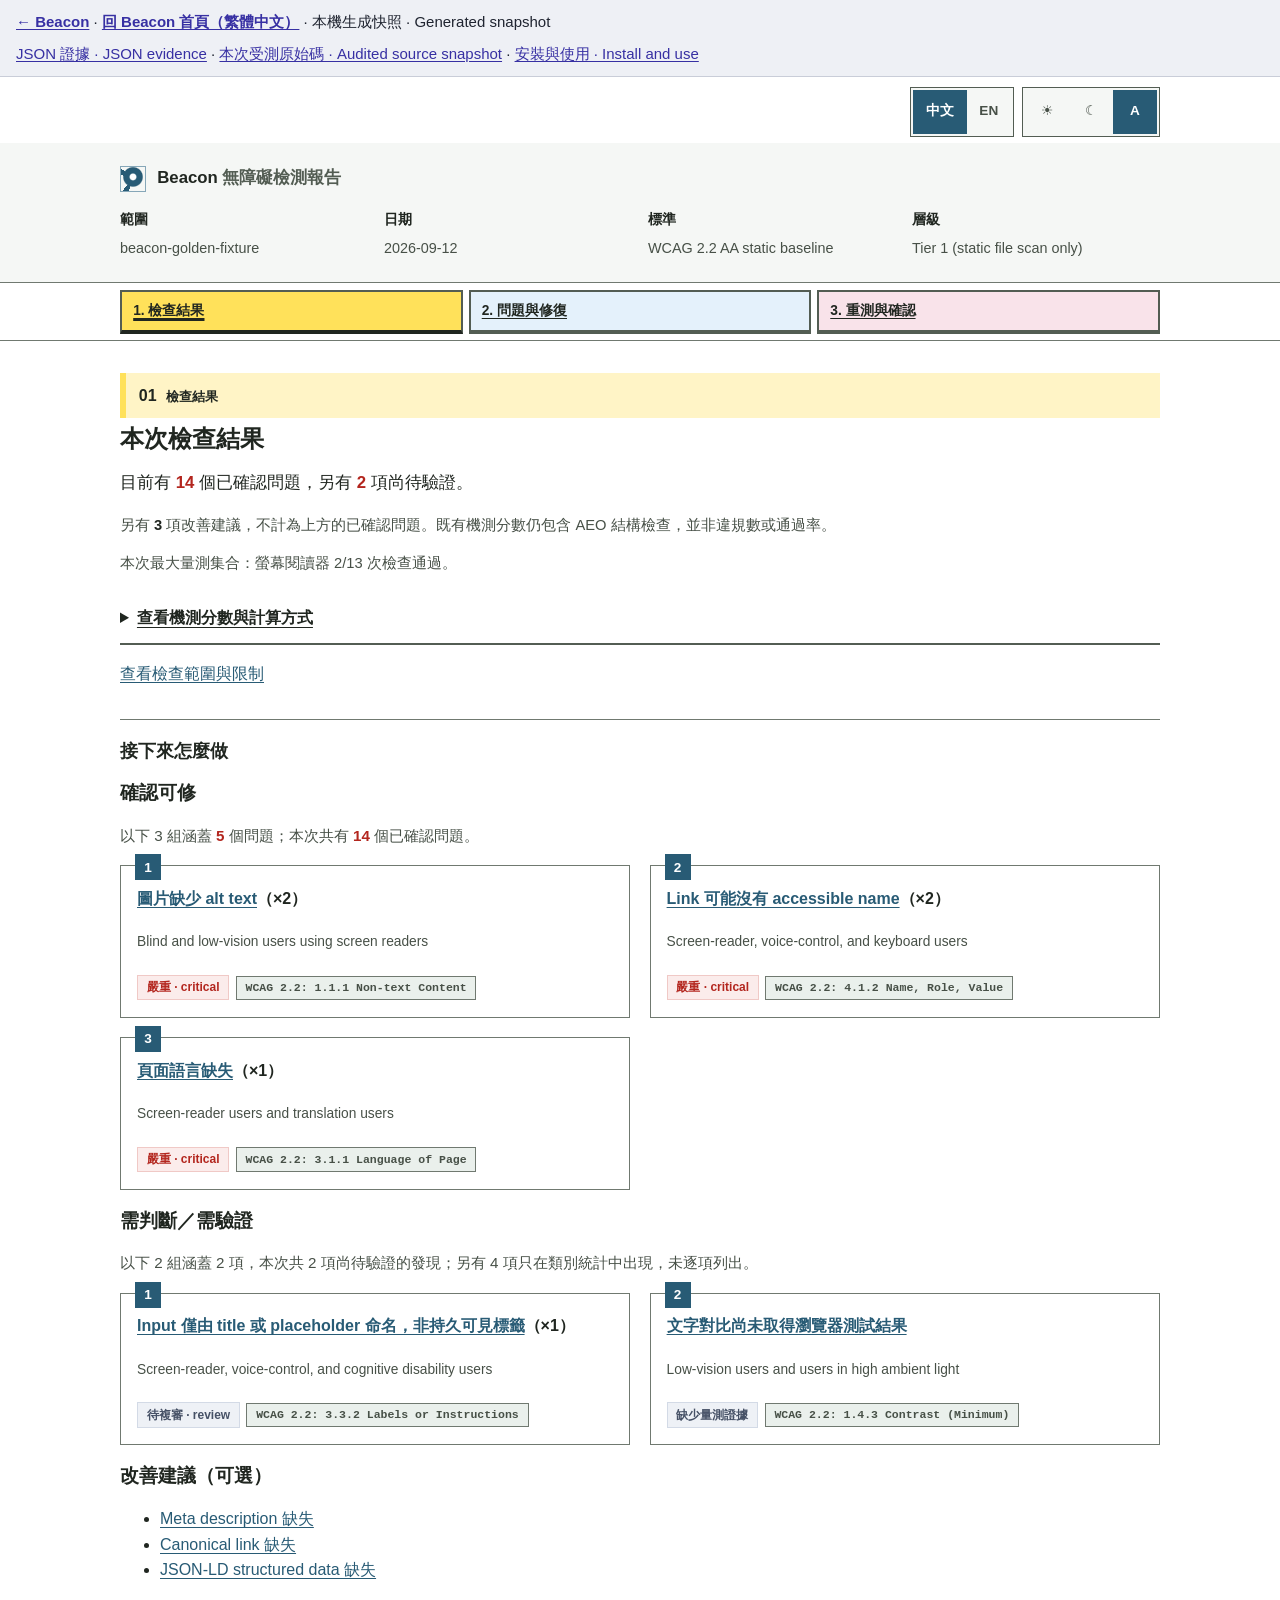
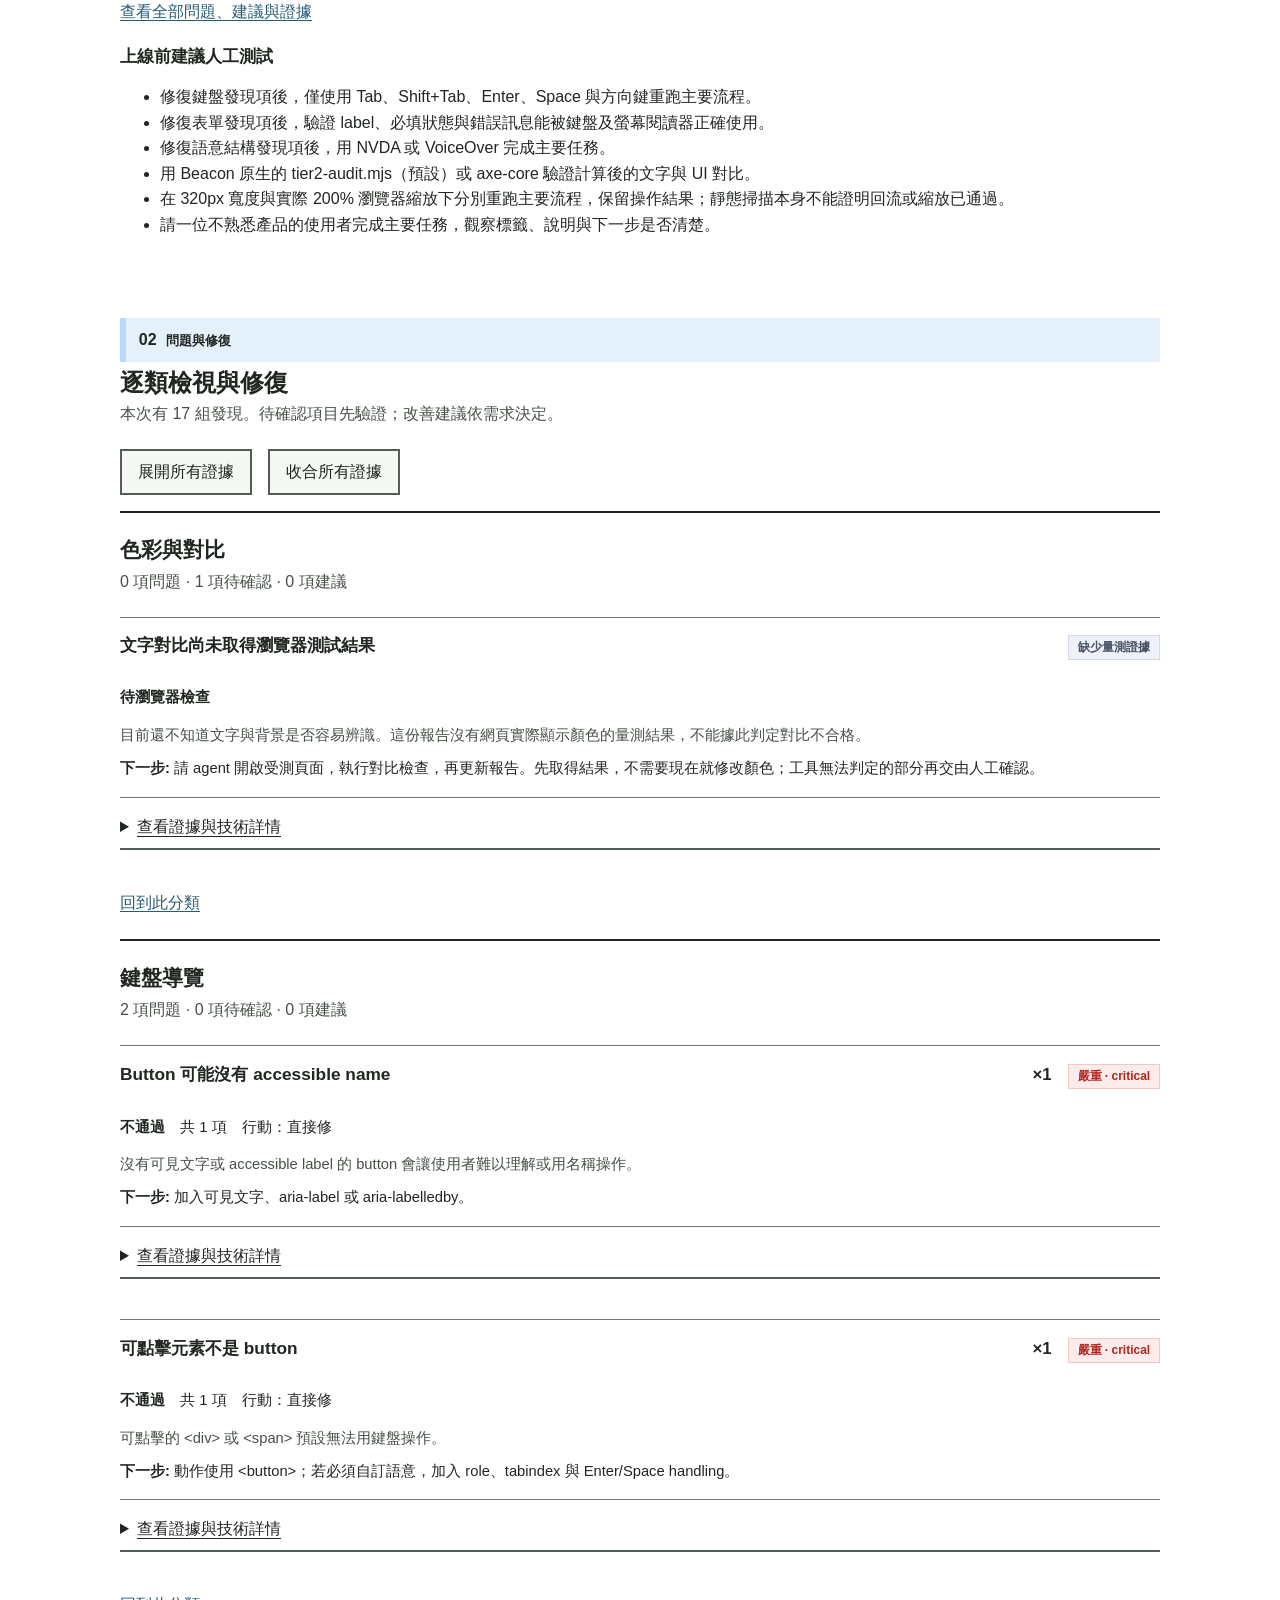
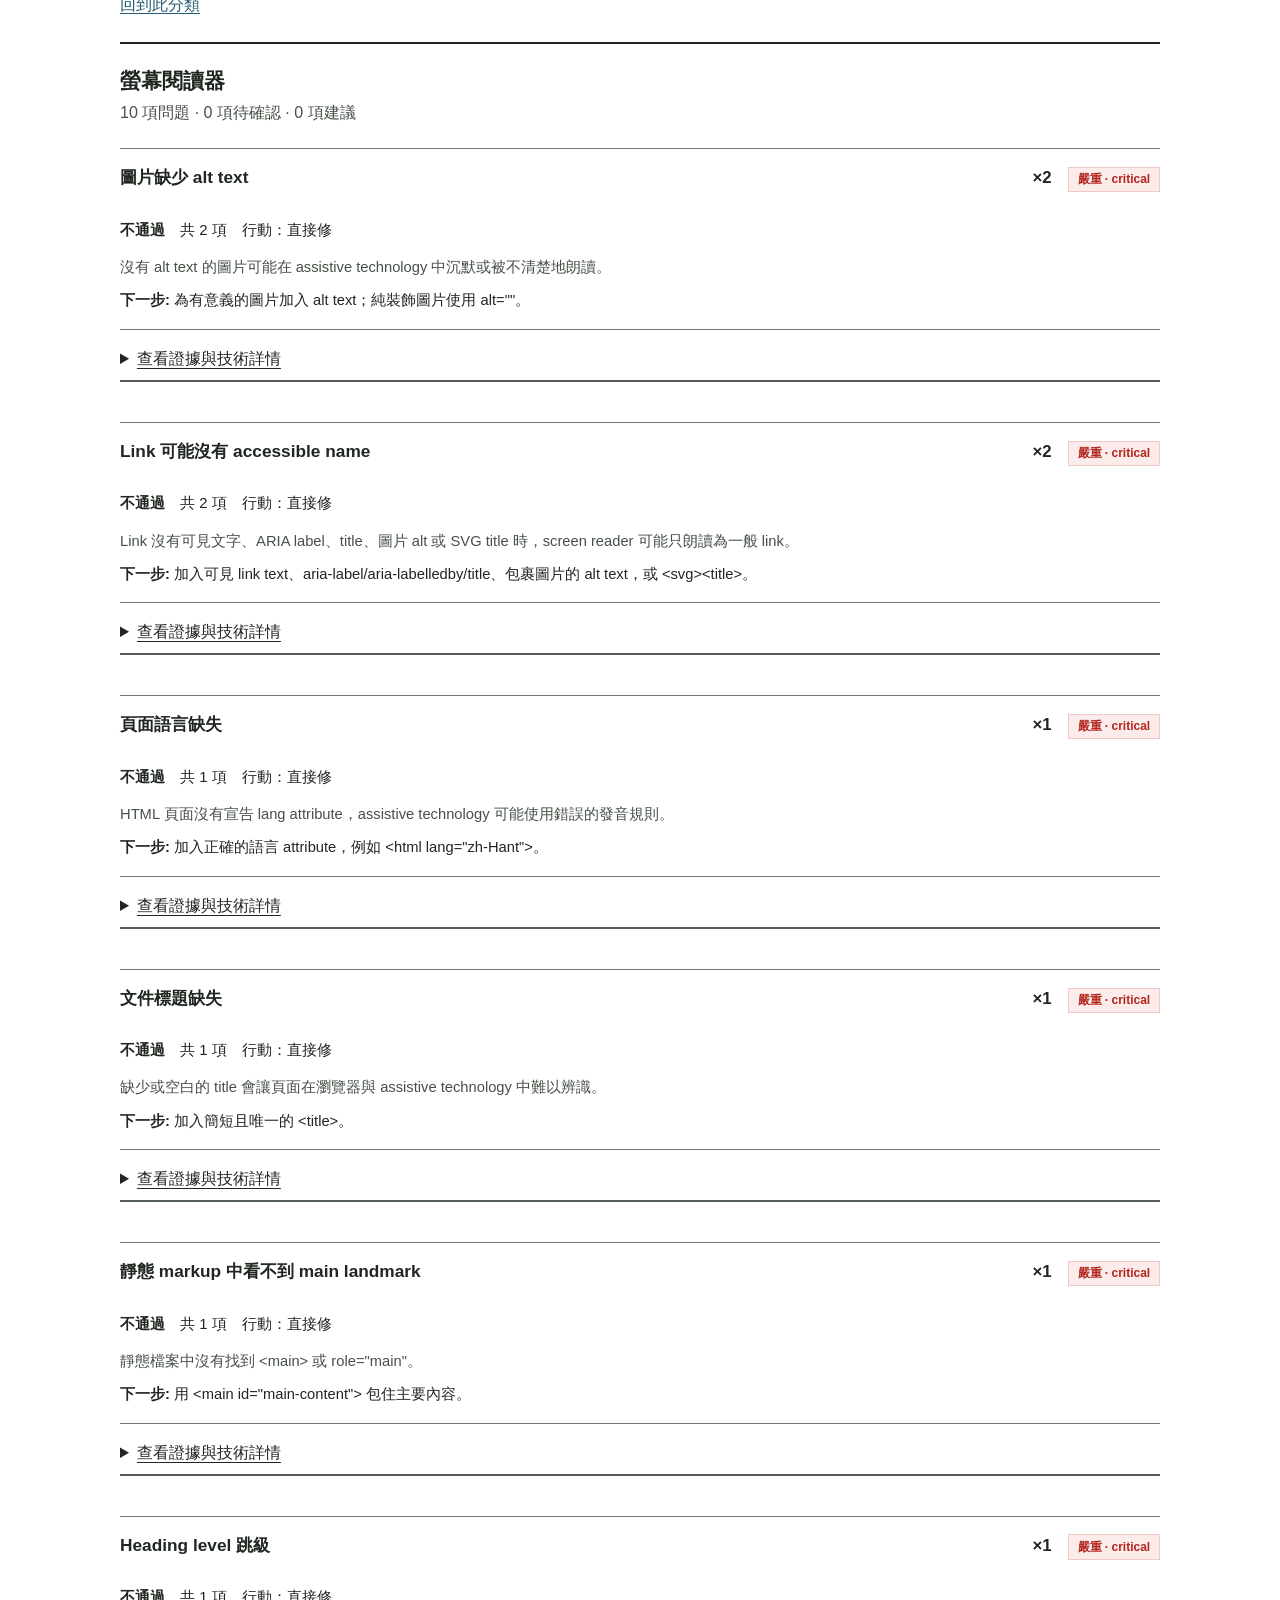
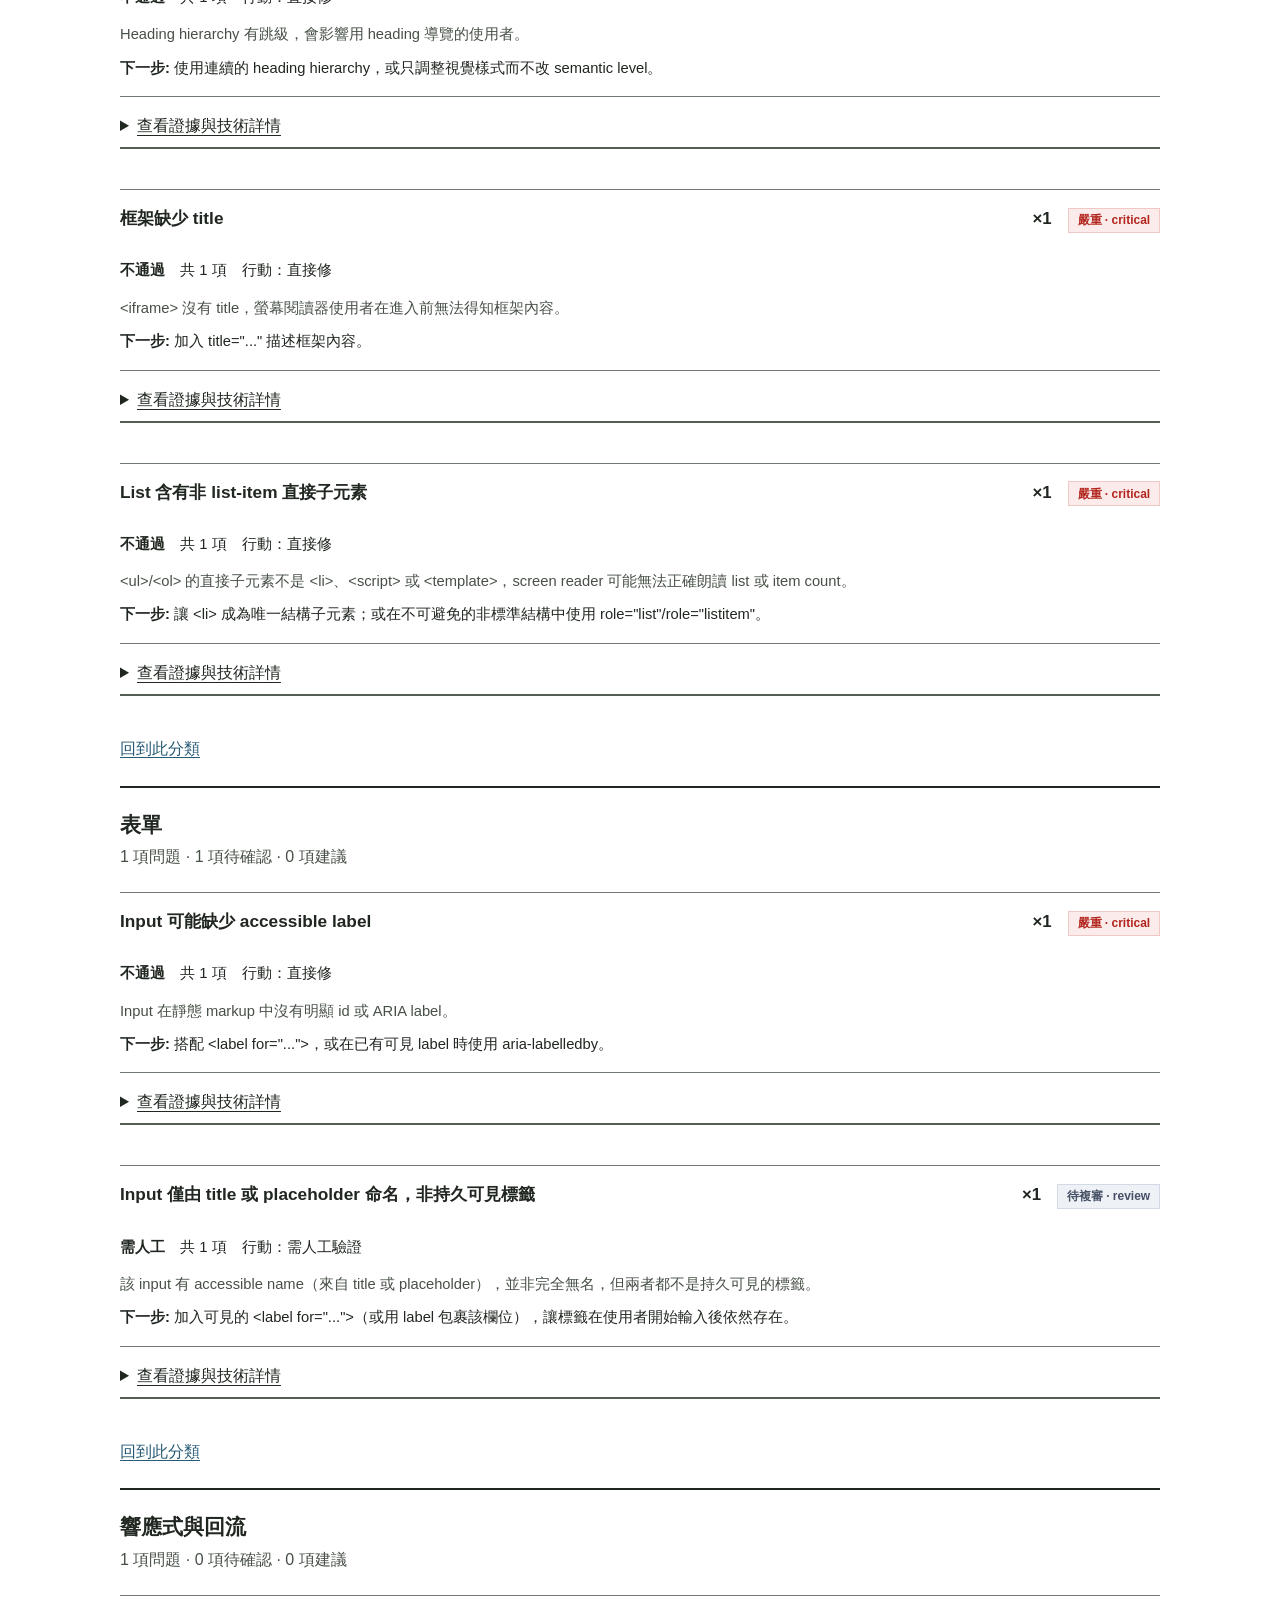
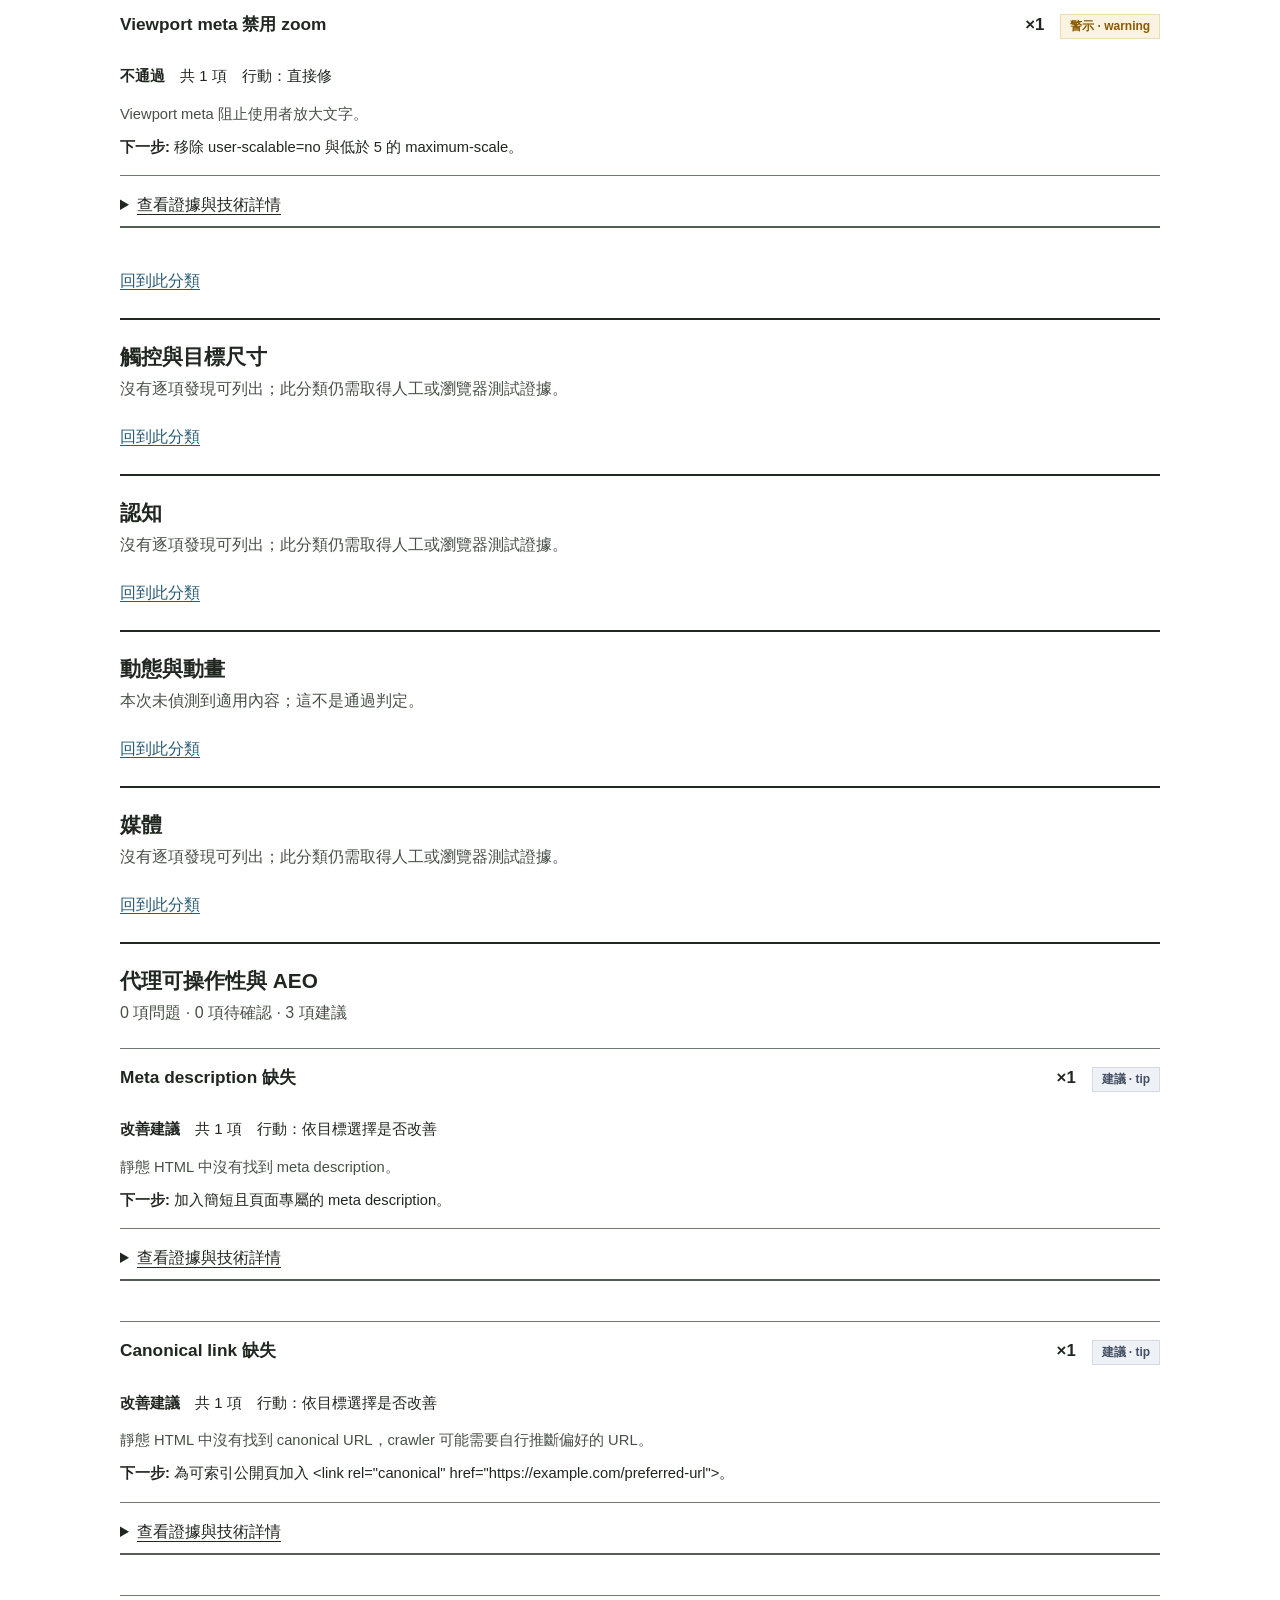
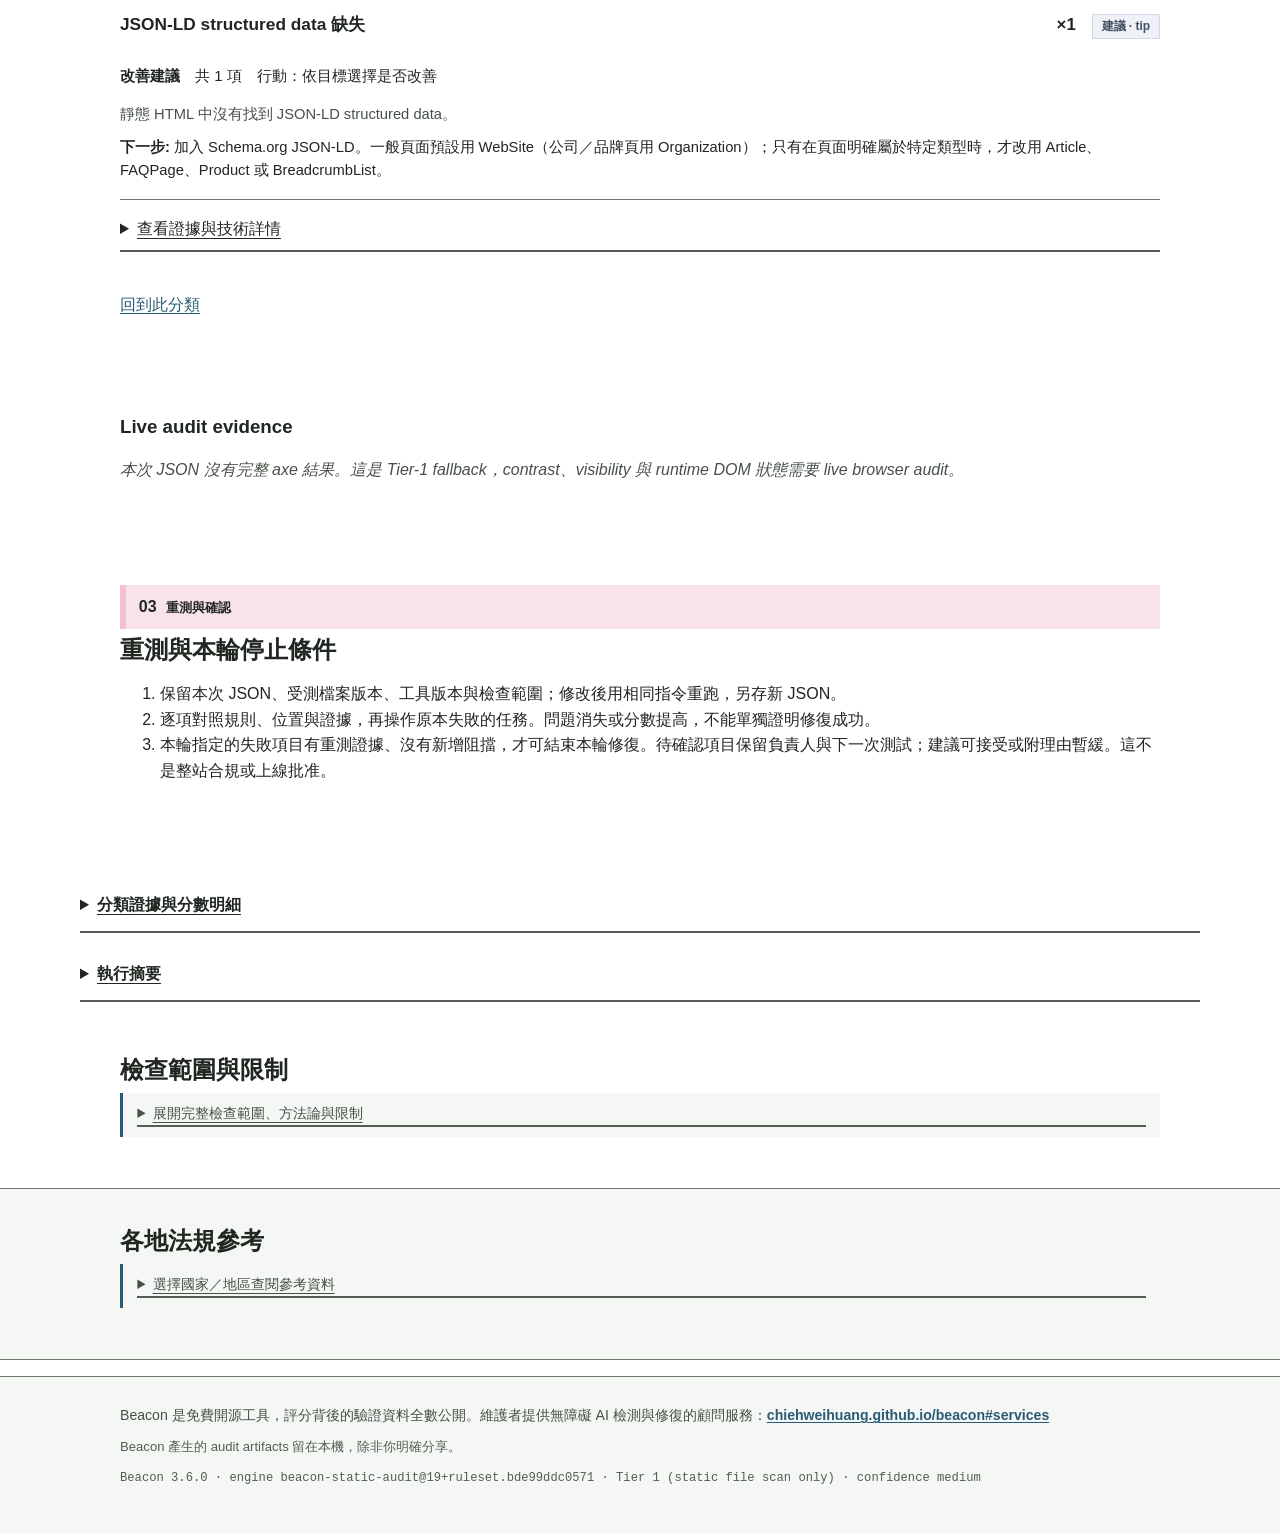
<file: docs/reports/broken-fixture.html>
<!DOCTYPE html>
<html lang="zh-Hant">
<head>
<meta charset="utf-8">
<meta name="viewport" content="width=device-width, initial-scale=1">
<title>Beacon 無障礙檢測報告 &middot; Accessibility Audit Report &mdash; beacon-golden-fixture</title>
<style>

/* ============================================================
   Beacon report presentation, shared by both adapters.
   Signature: evidence-density meter — a score's weight is shown
   next to the score, so "0 on 1 check" never reads like "100 on 6".
   ============================================================ */

/* ---- font stacks: explicit CJK-safe everywhere; no legacy serif fallback ---- */
:root{
  /* Arial-first Latin sans; explicit TC + JP sans cover every CJK glyph so
     no Ming/Mincho serif is ever reachable (esp. Japanese on Windows). */
  --sans:Arial,"Segoe UI",system-ui,-apple-system,"Noto Sans TC","Noto Sans JP",
         "Yu Gothic UI","Yu Gothic",Meiryo,"Hiragino Sans","Microsoft JhengHei",sans-serif;
  /* mono Latin for code; CJK inside code falls to an explicit CJK sans
     before the final monospace keyword. */
  --mono:ui-monospace,"Cascadia Code",Consolas,"SFMono-Regular","Noto Sans Mono",
         "Noto Sans TC","Yu Gothic UI",Meiryo,"Microsoft JhengHei",monospace;

  /* light (default) */
  --bg:#ffffff;
  --surface:#f5f7f5;
  --surface-2:#eaf0ec;
  --ink:#202620;
  --ink-soft:#475047;
  --ink-muted:#535d53;
  --border:#707970;
  --border-strong:#535d53;

  --beacon:#285b75;
  --beacon-soft:#e5f0f5;
  --beacon-line:#86a7b8;

  --crit:#b3261e;   --crit-bg:#fbeceb;  --crit-line:#f0c9c6;
  --warn:#8a5a00;   --warn-bg:#fbf3e1;  --warn-line:#ecdcb2;
  --pass:#1f7a43;   --pass-bg:#e7f4ec;  --pass-line:#bfe3cd;
  --review:#465166; --review-bg:#eef1f6;--review-line:#d3dae6;
  --thin:#544bc0;

  --shadow:none;
  --radius:0;
  --interaction-bg:#fff2bb;
  --active-bg:#ffe15a;
  --step-one:#fff4c6;--step-one-active:#ffe15a;
  --step-two:#e4f1fb;--step-two-active:#b6dafa;
  --step-three:#f9e3ea;--step-three-active:#f3bfd1;
  --maxw:1080px;
  color-scheme:light;

  /* ---- compatibility aliases: let the pre-v3.2 CSS blocks below (methodology,
     legal risk, axe evidence, manual checks, AEO/life-safety banners, delta,
     lighthouse) keep working unchanged against the new token names. Declared
     ONCE here (never re-declared in the dark/theme blocks) so they keep
     following --ink/--beacon/--crit/etc. through every override. ---- */
  --text:var(--ink); --text-muted:var(--ink-soft); --text-soft:var(--ink-muted);
  --border-soft:var(--border);
  --accent:var(--beacon); --accent-hover:var(--beacon); --accent-bg:var(--beacon-soft); --accent-text:var(--bg);
  --fail:var(--crit); --fail-bg:var(--crit-bg);
  --tip:var(--beacon); --tip-bg:var(--beacon-soft);
  --info:var(--review); --info-bg:var(--review-bg); --info-border:var(--review-line);
  --font:var(--sans); --font-mono:var(--mono);
  --mid:var(--warn);
}
@media (prefers-color-scheme:dark){
  :root{
    --interaction-bg:#3b3822;
    --active-bg:#514719;
    --step-one:#35301b;--step-one-active:#514719;
    --step-two:#203442;--step-two-active:#31536a;
    --step-three:#3d2831;--step-three-active:#61394b;
    --bg:#151916;
    --surface:#1e2520;
    --surface-2:#29332b;
    --ink:#eef3ef;
    --ink-soft:#bdc8bf;
    --ink-muted:#a0aea3;
    --border:#77877b;
    --border-strong:#94a498;

    --beacon:#8dcbe9;
    --beacon-soft:#233b44;
    --beacon-line:#5f8d9e;

    --crit:#f4877f; --crit-bg:#2b1513; --crit-line:#4a221f;
    --warn:#e8b55c; --warn-bg:#271f0f; --warn-line:#463713;
    --pass:#5fc98a; --pass-bg:#122619; --pass-line:#1f4630;
    --review:#9aa6bc;--review-bg:#1a2230;--review-line:#303c50;
    --thin:#a29cf0;

    --shadow:none;
    color-scheme:dark;
  }
}

/* ---- user-explicit theme override via toolbar; wins over the media query ---- */
:root[data-theme="light"]{
  --interaction-bg:#fff2bb;--active-bg:#ffe15a;
  --step-one:#fff4c6;--step-one-active:#ffe15a;
  --step-two:#e4f1fb;--step-two-active:#b6dafa;
  --step-three:#f9e3ea;--step-three-active:#f3bfd1;
  --bg:#ffffff;--surface:#f5f7f5;--surface-2:#eaf0ec;
  --ink:#202620;--ink-soft:#475047;--ink-muted:#535d53;
  --border:#707970;--border-strong:#535d53;
  --beacon:#285b75;--beacon-soft:#e5f0f5;--beacon-line:#86a7b8;
  --crit:#b3261e;--crit-bg:#fbeceb;--crit-line:#f0c9c6;
  --warn:#8a5a00;--warn-bg:#fbf3e1;--warn-line:#ecdcb2;
  --pass:#1f7a43;--pass-bg:#e7f4ec;--pass-line:#bfe3cd;
  --review:#465166;--review-bg:#eef1f6;--review-line:#d3dae6;
  --thin:#544bc0;
  --shadow:none;
  color-scheme:light;
}
:root[data-theme="dark"]{
  --interaction-bg:#3b3822;--active-bg:#514719;
  --step-one:#35301b;--step-one-active:#514719;
  --step-two:#203442;--step-two-active:#31536a;
  --step-three:#3d2831;--step-three-active:#61394b;
  --bg:#151916;--surface:#1e2520;--surface-2:#29332b;
  --ink:#eef3ef;--ink-soft:#bdc8bf;--ink-muted:#a0aea3;
  --border:#77877b;--border-strong:#94a498;
  --beacon:#8dcbe9;--beacon-soft:#233b44;--beacon-line:#5f8d9e;
  --crit:#f4877f;--crit-bg:#2b1513;--crit-line:#4a221f;
  --warn:#e8b55c;--warn-bg:#271f0f;--warn-line:#463713;
  --pass:#5fc98a;--pass-bg:#122619;--pass-line:#1f4630;
  --review:#9aa6bc;--review-bg:#1a2230;--review-line:#303c50;
  --thin:#a29cf0;
  --shadow:none;
  color-scheme:dark;
}

/* ---- language switch: default zh. .lang-en/.lang-zh toggle by body[data-active-lang];
   compact inline "中文 · English" labels (chips, filter buttons) stay bilingual always. ---- */
body[data-active-lang="zh"] .lang-en,
body:not([data-active-lang]) .lang-en{display:none!important}
body[data-active-lang="en"] .lang-zh{display:none!important}
body[data-active-lang="en"] .lang-en{color:inherit;font-size:1em;
  font-weight:inherit;line-height:inherit;margin:0}

/* ---- report toolbar (language + theme); static so the sticky jump-nav keeps top:0 ---- */
.report-toolbar{display:flex;flex-wrap:wrap;gap:.5rem;justify-content:flex-end;
  max-width:var(--maxw);margin:0 auto;padding:.6rem 20px .4rem}
.tb-group{display:inline-flex;background:var(--surface);border:1px solid var(--border);
  border-radius:0;padding:2px;box-shadow:var(--shadow)}
.tb-group button{background:transparent;border:0;color:var(--ink-soft);font:inherit;
  font-size:.85rem;font-weight:600;cursor:pointer;padding:.4rem .8rem;min-height:44px;
  min-width:44px;border-radius:0;display:inline-flex;align-items:center;
  justify-content:center;line-height:1.2;transition:background .15s,color .15s}
.tb-group button:hover{color:var(--ink)}
.tb-group button[aria-pressed="true"]{background:var(--beacon);color:var(--bg)}

*{box-sizing:border-box}
html{-webkit-text-size-adjust:100%}
body{
  margin:0;
  font-family:var(--sans);
  font-size:16px;
  line-height:1.6;
  color:var(--ink);
  background:var(--bg);
}
img{max-width:100%;height:auto}
/* UA sets pre/code to bare monospace, defeating .diff's var(--mono); force the
   explicit stack so CJK in code never reaches a legacy font. */
pre,code,kbd,samp{font-family:var(--mono)}
a{color:var(--beacon);text-underline-offset:2px}
p,a,li,td,th,h1,h2,h3{overflow-wrap:anywhere;word-break:break-word}
a:hover{text-decoration-thickness:2px}
:focus-visible{outline:3px solid var(--beacon);outline-offset:2px;border-radius:0}
.wrap{max-width:var(--maxw);margin:0 auto;padding:0 20px}
h1,h2,h3{line-height:1.25;letter-spacing:0}
code{background:var(--surface-2);padding:.1rem .35rem;border-radius:0;font-size:.9em}
.skip{position:absolute;left:-9999px;top:0;background:var(--ink);color:var(--bg);
  padding:10px 16px;border-radius:0;z-index:100}
.skip:focus{left:0}

/* ---- eyebrow / layer labels: the numbered layers are a real reading sequence ---- */
.eyebrow{display:flex;align-items:baseline;gap:.6rem;margin:0 0 .35rem;
  font-size:.82rem;font-weight:700;letter-spacing:0;text-transform:uppercase;
  color:var(--beacon)}
.eyebrow .num{font-variant-numeric:tabular-nums;font-size:1rem;
  color:var(--ink-muted);letter-spacing:0}
.layer-h{font-size:1.5rem;margin:.1rem 0 .2rem}
.layer-sub{color:var(--ink-soft);margin:.1rem 0 1.4rem;max-width:62ch}

/* =========================== HEADER =========================== */
.masthead{background:var(--surface);border-bottom:1px solid var(--border)}
.masthead .wrap{padding-top:1.4rem;padding-bottom:1.4rem}
.brand{display:flex;align-items:center;gap:.7rem;font-weight:700;font-size:1.05rem}
.beacon-mark{width:26px;height:26px;flex:0 0 auto;border-radius:0;
  background:radial-gradient(circle at 50% 42%,#fff 0 14%,var(--beacon) 20% 46%,transparent 52%),
             conic-gradient(from 200deg,var(--beacon) 0 22deg,transparent 22deg 90deg,
             var(--beacon) 90deg 112deg,transparent 112deg);
  box-shadow:0 0 0 1px var(--beacon-line) inset}
.metagrid{display:grid;grid-template-columns:repeat(4,minmax(0,1fr));gap:1rem;margin:1rem 0 0;
  font-size:.9rem;color:var(--ink-soft)}
.metagrid>div{min-width:0;overflow-wrap:anywhere}
.metagrid dt{color:var(--ink);font-weight:600;margin:0 0 .35rem}
.metagrid dd{margin:0;overflow-wrap:anywhere}
@media(max-width:1000px){.metagrid{grid-template-columns:repeat(2,minmax(min(20rem,100%),1fr))}}
@media(max-width:700px){.metagrid{grid-template-columns:minmax(0,1fr)}}
.engine-tag{font-family:var(--mono);font-size:.78rem;color:var(--ink-muted)}

/* jump nav */
.jump{position:sticky;top:0;z-index:40;background:color-mix(in srgb,var(--bg) 88%,transparent);
  backdrop-filter:blur(8px);border-bottom:1px solid var(--border)}
.jump ul{display:grid;grid-template-columns:repeat(3,minmax(0,1fr));gap:.35rem;margin:0 auto;padding:.4rem 20px;
  list-style:none;max-width:var(--maxw)}
.jump a{white-space:nowrap;text-decoration:none;color:var(--ink-soft);font-size:.86rem;
  font-weight:600;padding:.5rem .7rem;border-radius:0;min-height:44px;display:flex;
  align-items:center;height:100%}
.jump a:hover{background:var(--surface-2);color:var(--ink)}

/* =========================== 01 DECISION / HERO =========================== */
.hero{padding:2.4rem 0 2rem;position:relative}
.hero .wrap{position:relative;z-index:1}
.verdict{display:block}
.overall{display:grid;gap:1rem;min-width:0}
.metric-pair{display:grid;grid-template-columns:repeat(2,minmax(9rem,1fr));gap:.75rem;max-width:40rem}
.metric{min-width:0;padding:1rem;border:1px solid var(--border);border-radius:0;background:var(--surface)}
.metric-label{display:block;font-size:.82rem;font-weight:700;color:var(--ink-soft)}
.metric-value{display:flex;align-items:baseline;gap:.25rem;margin:.35rem 0 0;font-variant-numeric:tabular-nums}
.metric-value b{font-size:2.25rem;line-height:1;font-weight:800;color:var(--ink)}
.metric-value span{font-size:.78rem;color:var(--ink-muted)}
.metric-value.s-crit b{color:var(--crit)}
.metric-value.s-warn b{color:var(--warn)}
.metric-value.s-pass b{color:var(--pass)}
.metric-note{margin:.45rem 0 0;font-size:.78rem;line-height:1.35;color:var(--ink-muted)}
.coverage-track{height:.45rem;margin-top:.55rem;border-radius:0;background:var(--surface-2);overflow:hidden}
.coverage-track span{display:block;height:100%;background:var(--accent)}
.scope-summary{margin-top:.65rem;padding-top:.55rem;border-top:1px solid var(--border);font-size:.78rem;line-height:1.45;color:var(--ink-muted)}
.scope-summary p{margin:.15rem 0}
.scope-summary b{color:var(--ink-soft)}
.verdict-detail{min-width:0}
@media(max-width:430px){.metric-pair{grid-template-columns:minmax(0,1fr)}}
.band{display:inline-flex;align-items:center;gap:.4rem;padding:.28rem .7rem;border-radius:0;
  font-size:.84rem;font-weight:700;border:1px solid transparent}
.coverage{margin-top:.55rem;font-size:.92rem;color:var(--ink-soft)}
.coverage b{color:var(--ink);font-variant-numeric:tabular-nums}
.honesty{margin-top:.9rem;padding:.85rem 1rem;border-left:4px solid var(--beacon);
  background:var(--beacon-soft);border-radius:0;font-size:.92rem;color:var(--ink)}

/* fix these next */
.fixnext{margin-top:2rem;border-top:1px solid var(--border);padding-top:1.3rem}
.fixnext > h2{margin:0;font-size:1.12rem;display:flex;align-items:center;gap:.5rem}
.fixnext .clear-line{margin:.5rem 0 1.1rem;font-size:.95rem;color:var(--ink-soft)}
.fixnext .clear-line b{color:var(--crit);font-variant-numeric:tabular-nums}
.fixlist{display:grid;gap:1.2rem;grid-template-columns:repeat(auto-fit,minmax(min(23rem,100%),1fr))}
.fixcard{position:relative;background:var(--bg);border:1px solid var(--border);
  border-radius:0;padding:1rem 1rem 1.05rem;display:flex;flex-direction:column;gap:.5rem}
.fixcard .rank{position:absolute;top:-12px;left:14px;width:26px;height:26px;border-radius:0;
  background:var(--beacon);color:#fff;font-weight:800;font-size:.85rem;display:flex;
  align-items:center;justify-content:center;font-variant-numeric:tabular-nums}
@media (prefers-color-scheme:dark){.fixcard .rank{color:#1a1206}}
.fixcard h3{margin:.35rem 0 0;font-size:1rem;line-height:1.35;font-weight:700}
.fixcard .who{font-size:.86rem;color:var(--ink-soft)}
.fixcard .foot{margin-top:auto;display:flex;flex-wrap:wrap;gap:.4rem;align-items:center;
  font-size:.76rem}

/* chips / badges */
.chip{display:inline-flex;align-items:center;gap:.35rem;padding:.2rem .55rem;border-radius:0;
  font-size:.75rem;font-weight:600;line-height:1.4;border:1px solid transparent}
.chip.crit{background:var(--crit-bg);color:var(--crit);border-color:var(--crit-line)}
.chip.warn{background:var(--warn-bg);color:var(--warn);border-color:var(--warn-line)}
.chip.pass{background:var(--pass-bg);color:var(--pass);border-color:var(--pass-line)}
.chip.review{background:var(--review-bg);color:var(--review);border-color:var(--review-line)}
.chip.wcag{background:var(--surface-2);color:var(--ink-soft);border-color:var(--border);
  font-family:var(--mono);font-size:.72rem}

/* =========================== 02 EVIDENCE / CATEGORIES =========================== */
section{padding:2.2rem 0}
.section-alt{background:var(--surface);border-top:1px solid var(--border);
  border-bottom:1px solid var(--border)}
.catgrid{display:grid;gap:1rem;grid-template-columns:repeat(auto-fit,minmax(min(23rem,100%),1fr))}
.catcard{display:flex;flex-direction:column;gap:.6rem;background:var(--bg);
  border:1px solid var(--border);border-radius:0;padding:1rem 1.05rem;
  text-decoration:none;color:inherit;transition:border-color .15s,transform .15s}
.catcard:hover{border-color:var(--border-strong);transform:translateY(-2px)}
.catcard.nmc{background:var(--surface);opacity:.9}
.cat-top{display:flex;align-items:flex-start;justify-content:space-between;gap:.6rem}
.cat-name{font-weight:700;font-size:1.02rem;line-height:1.3}
.score-badge{flex:0 0 auto;text-align:center;min-width:52px}
.score-badge b{font-size:1.7rem;font-weight:800;font-variant-numeric:tabular-nums;
  line-height:1;letter-spacing:0}
.score-badge b.s-crit{color:var(--crit)}
.score-badge b.s-warn{color:var(--warn)}
.score-badge b.s-pass{color:var(--pass)}
.score-badge small{display:block;font-size:.68rem;color:var(--ink-muted)}
.state-badge{flex:0 0 auto;font-size:.74rem;font-weight:700;text-align:right;max-width:120px}
/* A+ thin-evidence qualifier: same line as the score, same dark/bold weight as the
   score itself — never colour-alone (user ruling 2026-08-08). */
.score-bound{flex:0 0 auto;display:flex;align-items:baseline;gap:.4rem;flex-wrap:wrap;
  justify-content:flex-end}
.score-qual{font-size:.78rem;font-weight:700;color:var(--thin);background:var(--bg);
  border:1px solid currentColor;border-radius:0;padding:.1rem .55rem;white-space:nowrap}

/* evidence-density meter — THE signature */
.evi{margin-top:.1rem}
.evi-track{height:8px;border-radius:0;background:var(--surface-2);overflow:hidden;
  border:1px solid var(--border)}
.evi-fill{height:100%;background:linear-gradient(90deg,var(--beacon),var(--beacon-line))}
.evi-label{margin-top:.4rem;font-size:.8rem;color:var(--ink-soft);
  display:flex;justify-content:space-between;gap:.5rem;flex-wrap:wrap}
.evi-label .tier{font-weight:700}
.evi-label .tier.high{color:var(--pass)}
.evi-label .tier.mod{color:var(--ink)}
.evi-label .tier.low{color:var(--thin)}
.evi-label .tier.nmc{color:var(--review)}
.cat-cause{font-size:.87rem;color:var(--ink-soft);margin:0}
.cat-cause b{color:var(--ink)}
.tension{font-size:.83rem;background:var(--crit-bg);border:1px solid var(--crit-line);
  color:var(--ink);border-radius:0;padding:.5rem .6rem;margin:0}
.tension b{color:var(--crit)}

/* =========================== 03 FINDINGS =========================== */
.filters{display:flex;flex-wrap:wrap;gap:.5rem;margin:0 0 1.5rem}
.filters .flabel{font-size:.85rem;color:var(--ink-soft);align-self:center;margin-right:.2rem}
.fbtn{font:inherit;font-size:.83rem;font-weight:600;cursor:pointer;padding:.4rem .75rem;
  border-radius:0;border:1px solid var(--border);background:var(--bg);color:var(--ink-soft);
  min-height:44px}
.fbtn[aria-pressed="true"]{background:var(--ink);color:var(--bg);border-color:var(--ink)}
.fbtn:hover{border-color:var(--border-strong)}
.fgroup{border-top:1px solid var(--border);margin-bottom:1.5rem;
  background:var(--bg)}
.review-steps,.review-controls{display:flex;flex-wrap:wrap;gap:1rem;margin:1rem 0}
.review-controls button{font:inherit;color:var(--ink);background:var(--surface);border:1px solid var(--border);border-radius:0;min-height:44px;padding:.5rem 1rem}
.review-category{border-top:2px solid var(--ink);padding:1.5rem 0}
.category-heading h3{font-size:1.3rem;margin:0}
.category-status{display:block;margin:.4rem 0;color:var(--ink-soft)}
.category-content{padding-top:1rem}
.finding-evidence{margin-top:1rem;border-top:1px solid var(--border);padding-top:.5rem}
.finding-evidence>summary{cursor:pointer;min-height:44px;padding:.5rem 0}
.fg-title{margin:0}
.fg-head{padding:1rem 0 .25rem;display:flex;flex-wrap:wrap;gap:.6rem 1rem;
  align-items:baseline}
.fg-head .fg-title{font-size:1.08rem;font-weight:700;flex:1 1 260px;line-height:1.3}
.fg-count{font-variant-numeric:tabular-nums;font-weight:800;font-size:1.05rem}
.fg-body{padding:.5rem 0 1rem}
.who-line{margin:0 0 .85rem;font-size:.93rem;color:var(--ink)}
.who-line .who-badge{font-weight:700;color:var(--beacon)}
.meta-row{display:flex;flex-wrap:wrap;gap:.45rem;margin:0 0 .9rem}
.diff{font-family:var(--mono);font-size:.82rem;line-height:1.55;border-radius:0;
  border:1px solid var(--border);overflow:hidden;margin:.2rem 0 1rem}
/* pre-wrap + a hanging indent so a wrapped line's continuation aligns under
   the code, not under the +/- tag glyph; overflow-wrap covers unbroken tokens
   (long URLs/class chains) so nothing forces the box wider than its container. */
.diff pre{margin:0;padding:.7rem .9rem .7rem 2.3rem;text-indent:-1.4rem;
  white-space:pre-wrap;overflow-wrap:anywhere;word-break:break-word}
.diff .before{background:var(--crit-bg);color:var(--ink)}
.diff .tag{display:inline-block;font-weight:700;margin-right:.5rem;user-select:none;color:var(--crit)}
.loclist{font-family:var(--mono);font-size:.8rem;color:var(--ink-soft);
  background:var(--surface);border:1px solid var(--border);border-radius:0;padding:.55rem .7rem;
  margin:0 0 .6rem;max-height:8.5rem;overflow-y:auto}
.loclist span{display:inline-block;margin:.1rem .5rem .1rem 0;overflow-wrap:anywhere}
.standard-line{font-size:.92rem;margin:.6rem 0 0;color:var(--ink-soft)}
.standard-line strong{color:var(--beacon)}
.fix-line{font-size:.92rem;margin:.6rem 0 0}
.fix-line strong{color:var(--ink)}

/* =========================== 04 CLIENT / EXEC SUMMARY =========================== */
.exec{border:1px solid var(--border-strong);border-radius:0;
  background:var(--bg);box-shadow:var(--shadow)}
.exec-head{padding:1.1rem 1.3rem;background:var(--surface-2);border-bottom:1px solid var(--border)}
.exec-head h3{margin:0;font-size:1.35rem;min-width:0}
.exec-head p{margin:.3rem 0 0;color:var(--ink-soft);font-size:.9rem}
.exec-body{padding:1.3rem}
.exec-body h3{font-size:1.02rem;margin:1.3rem 0 .5rem}
.exec-body h3:first-child{margin-top:0}
.exec-lead{font-size:1.05rem;line-height:1.6}
.exec-lead b{color:var(--crit)}
.prio{counter-reset:p;list-style:none;padding:0;margin:.4rem 0}
.prio li{position:relative;padding:.55rem 0 .55rem 2.2rem;border-bottom:1px dashed var(--border)}
.prio li::before{counter-increment:p;content:counter(p);position:absolute;left:0;top:.5rem;
  width:1.6rem;height:1.6rem;border-radius:0;background:var(--beacon-soft);color:var(--beacon);
  font-weight:800;display:flex;align-items:center;justify-content:center;font-size:.85rem}
.expose{display:flex;flex-wrap:wrap;gap:.4rem;margin:.3rem 0 .2rem}
.exec-note{margin-top:1.2rem;padding:.85rem 1rem;background:var(--beacon-soft);
  border-left:4px solid var(--beacon);border-radius:0;font-size:.9rem}

/* =========================== FOOTER =========================== */
footer{border-top:1px solid var(--border);background:var(--surface);margin-top:1rem}
footer .wrap{padding:1.5rem 20px 2.6rem;font-size:.88rem;color:var(--ink-soft)}
footer p{margin:.2rem 0}
footer a{font-weight:600}
.foot-engine{font-family:var(--mono);font-size:.76rem;color:var(--ink-muted);margin-top:.7rem}

/* =========================== ported from v3.1: methodology / legal / axe / AEO / life-safety / delta =========================== */
.methodology-panel{font-size:.92rem;line-height:1.7}
.methodology-panel h3{margin-top:1.8rem;color:var(--accent);border-bottom:1px solid var(--border);padding-bottom:.3rem}
.methodology-panel .meta-note{color:var(--text-muted);font-size:.85rem;background:var(--surface);padding:.5rem .8rem;border-radius:0;margin:.5rem 0 1rem}
.methodology-panel .section-intro{color:var(--text-muted);font-size:.88rem;margin:.3rem 0 .6rem}
.methodology-panel ul,.methodology-panel ol{margin:.4rem 0 .8rem 1.4rem}
.methodology-panel li{margin:.35rem 0}
.capability-list li::marker{color:var(--pass)}
.limitation-list li::marker{color:var(--warn)}
.workflow-list li::marker{color:var(--accent);font-weight:700}
.usage-list li::marker{color:var(--text-muted)}
.methods-details{background:var(--surface);border-radius:0;padding:.6rem .9rem;margin:.5rem 0 1rem;border-left:3px solid var(--accent)}
.methods-details summary{cursor:pointer;color:var(--text-muted);font-size:.9rem}
.methods-list{margin-top:.5rem;font-size:.85rem;color:var(--text-muted)}
.live-audit-note{background:var(--warn-bg);border:1px solid var(--warn);border-left:6px solid var(--warn);border-radius:0;padding:.8rem 1rem;margin:.8rem 0 1rem;color:var(--text)}
.manual-checks{margin:1.2rem 0}
.manual-check-grid{display:grid;grid-template-columns:repeat(auto-fit,minmax(min(23rem,100%),1fr));gap:.8rem;margin-top:.8rem}
.manual-check-card{background:var(--surface);border:1px solid var(--border);border-radius:0;padding:.9rem}
.manual-check-card h4{margin:.2rem 0 .45rem;font-size:.98rem}
.manual-check-card p{margin:.35rem 0;font-size:.86rem}
.manual-check-meta{color:var(--text-soft);font-size:.74rem;text-transform:uppercase;letter-spacing:0}
.reader-task-evidence{margin:1.2rem 0 1.6rem;padding:1rem 1.1rem;background:var(--surface);border:1px solid var(--border);border-left:6px solid var(--accent);border-radius:0;line-height:1.65}
.reader-task-evidence h3{margin:.1rem 0 .7rem;color:var(--accent)}
.reader-task-evidence h4{margin:1rem 0 .45rem;color:var(--text)}
.reader-status{display:flex;flex-wrap:wrap;gap:.35rem .9rem;align-items:baseline;padding:.7rem .85rem;background:var(--surface-2);border:1px solid var(--border);border-radius:0}
.reader-status strong{color:var(--text)}
.reader-status span{color:var(--text-muted)}
.reader-status-missing{border-left:4px solid var(--warn)}
.reader-intent-grid{display:grid;grid-template-columns:repeat(auto-fit,minmax(min(20rem,100%),1fr));gap:.7rem;margin:.9rem 0}
.reader-intent-grid>div{min-width:0;padding:.65rem .8rem;border:1px solid var(--border);border-radius:0;background:var(--bg)}
.reader-label{display:block;color:var(--text-muted);font-size:.78rem;font-weight:700}
.reader-value{display:block;overflow-wrap:anywhere}
.reader-task-row{padding:.75rem 0;border-top:1px solid var(--border)}
.reader-task-row:first-of-type{border-top:0}
.reader-task-heading{display:flex;flex-wrap:wrap;gap:.4rem .8rem;align-items:baseline}
.reader-task-heading strong{overflow-wrap:anywhere}
.reader-outcome,.reader-at-status{display:inline-block;padding:.08rem .45rem;border:1px solid var(--border);border-radius:0;color:var(--text-muted);font-size:.78rem}
.reader-task-row p{margin:.35rem 0}
.reader-task-row ul{margin:.25rem 0 .55rem 1.25rem}
.reader-surface-summary{margin-top:.7rem;padding-top:.7rem;border-top:1px solid var(--border)}
.reader-snapshot{margin-top:.7rem}
.reader-snapshot summary{cursor:pointer;color:var(--accent);font-weight:600}
.reader-snapshot pre{margin:.6rem 0 0;padding:.8rem;background:var(--bg);border:1px solid var(--border);white-space:pre-wrap;overflow-wrap:anywhere;font-family:var(--mono);font-size:.78rem;line-height:1.5}
.reader-at{margin-top:.7rem;padding-top:.7rem;border-top:1px solid var(--border)}
.reader-at ul{list-style:none;margin:.3rem 0 0;padding:0}
.reader-at li{display:flex;flex-wrap:wrap;gap:.35rem .9rem;align-items:baseline;padding:.45rem 0;border-top:1px solid var(--border-soft)}
.axe-evidence{margin:1.2rem 0}
.axe-outcome-list{background:var(--surface);border:1px solid var(--border);border-radius:0;padding:.65rem .85rem;margin:.6rem 0}
.axe-outcome-list summary{cursor:pointer;font-weight:700;color:var(--text)}
.axe-outcome-list ul{margin-top:.6rem}
.axe-outcome-list li{display:flex;flex-wrap:wrap;gap:.3rem .8rem;align-items:baseline;padding:.45rem 0;border-top:1px solid var(--border-soft)}
.rule-id,.rule-criteria{color:var(--text-muted);font-size:.78rem;overflow-wrap:anywhere}
.learn-more a,.axe-outcome-list a{color:var(--accent);text-decoration:underline;text-underline-offset:2px}
.traps-table,.summary-table{width:100%;border-collapse:collapse;margin:.8rem 0;font-size:.9rem}
.traps-table th,.summary-table th{text-align:left;padding:.6rem .8rem;background:var(--surface-2);color:var(--accent);font-weight:600;border-bottom:1px solid var(--border)}
.traps-table td,.summary-table td{padding:.6rem .8rem;border-bottom:1px solid var(--border);vertical-align:top;overflow-wrap:anywhere}
.traps-table td:first-child{color:var(--text-muted);font-style:italic;width:38%}
.summary-table .num{text-align:right;font-variant-numeric:tabular-nums}
.legal-risk-panel{font-size:.92rem}
.legal-context-note{background:var(--info-bg);border:1px solid var(--info-border);border-left:6px solid var(--info-border);border-radius:0;padding:.9rem 1rem;margin:.8rem 0 1rem}
.risk-grid{display:grid;grid-template-columns:repeat(auto-fit,minmax(min(23rem,100%),1fr));gap:1rem;margin:1rem 0}
.risk-card{background:var(--surface);padding:1rem;border-radius:0;border-left:4px solid var(--accent)}
.risk-header{display:flex;justify-content:space-between;align-items:center}
.context-badge{color:var(--accent);background:var(--accent-bg);padding:2px 8px;border-radius:0;font-size:.75rem;font-weight:700}
.deadline{color:var(--warn);font-weight:600}
.criteria-map{color:var(--text-muted);font-size:.86rem}
.aeo-disclaimer{background:var(--accent-bg);border:1px solid var(--accent);border-left:6px solid var(--accent);border-radius:0;padding:.9rem 1.1rem;margin:1rem 0 0;font-size:.88rem;line-height:1.65}
.aeo-disclaimer-title{font-size:.98rem;font-weight:700;color:var(--accent);margin-bottom:.4rem}
.aeo-disclaimer p{margin-bottom:.45rem}
.aeo-disclaimer p:last-child{margin-bottom:0}
.aeo-disclaimer-cta{color:var(--text-muted);font-size:.84rem;border-top:1px dashed var(--border);padding-top:.45rem;margin-top:.45rem}
.aeo-disclaimer strong{color:var(--text)}
.life-safety-banner{background:var(--surface-2);border:2px solid var(--fail);border-left:8px solid var(--fail);border-radius:0;padding:1.1rem 1.3rem;margin:.9rem 0;font-size:.95rem;line-height:1.7}
.life-safety-banner .banner-title{font-size:1.1rem;font-weight:700;color:var(--fail)}
.delta{font-size:.75rem;margin-left:4px}
.delta.positive{color:var(--pass)}
.delta.negative{color:var(--fail)}
.delta.neutral{color:var(--text-muted)}
.empty{color:var(--text-muted);font-style:italic}

/* =========================== MOTION / PRINT =========================== */
.supplement{max-width:1160px;margin:1rem auto;padding:0 20px}
.supplement>summary,.score-details>summary{min-height:44px;padding:.8rem 0;cursor:pointer;font-weight:700}
.score-details{margin:1rem 0}
main [id]{scroll-margin-top:var(--nav-offset,5rem)}
.score-details[open]>.verdict{padding-top:1rem}
.jurisdiction-entry{margin:1rem 0}
[hidden]{display:none!important}
#jurisdiction-choice{display:block;max-width:100%;min-height:44px;margin:.5rem 0 1rem;font:inherit;color:var(--ink);background:var(--bg);border:2px solid var(--ink-muted);border-radius:0;padding:.5rem}
.jump li:nth-child(1){--step-bg:var(--step-one);--step-active:var(--step-one-active)}
.jump li:nth-child(2){--step-bg:var(--step-two);--step-active:var(--step-two-active)}
.jump li:nth-child(3){--step-bg:var(--step-three);--step-active:var(--step-three-active)}
.jump a{border:2px solid var(--ink-muted);border-bottom-width:4px;border-radius:0;background:var(--step-bg);color:var(--ink);font-weight:700;text-decoration:underline;text-underline-offset:.25em}
.jump a[aria-current]{background:var(--step-active);border-bottom-color:var(--ink);text-decoration-thickness:3px}
.review-controls button,.report-toolbar button,.tb-group{border-color:var(--ink-muted)}
.review-controls button{border-width:2px}
main summary{border-bottom:2px solid var(--ink-muted)}
summary{cursor:pointer;text-decoration:underline;text-underline-offset:.25em;text-decoration-thickness:1px;overflow-wrap:anywhere}
summary:hover,summary:focus-visible,a:hover,a:focus-visible,button:hover,button:focus-visible{background:var(--interaction-bg);text-decoration:underline;text-decoration-thickness:3px;text-underline-offset:.25em}
.jump a:hover,.jump a:focus-visible{background:var(--step-active)}
.disclosure-open{display:none}
details[open] > summary > .disclosure-open{display:inline}
details[open] > summary > .disclosure-closed{display:none}
[data-report-step]{padding-top:2rem;padding-bottom:2rem}
#layer-decision{--section-bg:var(--step-one);--section-accent:var(--step-one-active)}
#layer-findings{--section-bg:var(--step-two);--section-accent:var(--step-two-active)}
#retest{--section-bg:var(--step-three);--section-accent:var(--step-three-active)}
[data-report-step]>.wrap>.eyebrow,[data-report-step]>.eyebrow{margin-top:0;padding:.6rem .8rem;background:var(--section-bg);border-left:6px solid var(--section-accent);color:var(--ink)}
[data-report-step]>.wrap>.eyebrow .num,[data-report-step]>.eyebrow .num{color:var(--ink)}
[data-report-step] .eyebrow{scroll-margin-top:var(--nav-offset,5rem)}
main a{text-decoration:underline;text-underline-offset:.2em}
.legal-background>summary{cursor:pointer;min-height:44px;padding:.5rem 0}
@media(max-width:430px){.supplement{padding:0 8px}.supplement .wrap{padding:0}.jurisdiction-entry .risk-card{padding:12px}}
@media(max-width:430px){
  .wrap{padding:0 8px}
  .jump{position:static}
  .jump ul{grid-template-columns:minmax(0,1fr);padding:.4rem 8px}
  .jump a{white-space:normal;padding:.5rem .25rem}
  .exec-head,.exec-body,.risk-card,.manual-check-card,.aeo-disclaimer{padding:12px}
  .methodology-panel ul,.methodology-panel ol{margin-left:0;padding-left:0}
  .methods-details{padding:8px 0;border-left:0}
  .exec-note{padding:8px 0;border-left:0}
  main ul,main ol{padding-left:0;list-style-position:inside}
  .fixcard,.catcard,.honesty,.metric,.exec,.exec-head,.exec-body,.risk-card,.manual-check-card,.reader-task-evidence,.aeo-disclaimer,.life-safety-banner{padding-left:0;padding-right:0;border-left:0;border-right:0}
  .fixcard .rank{position:static}
  .fg-head .fg-title{flex-basis:100%}
  .diff pre{padding-left:1.4rem;padding-right:0}
  .reader-status,.reader-intent-grid>div,.reader-notes,.reader-step,.axe-outcome-list{padding-left:0;padding-right:0;border-left:0;border-right:0}
  .loclist{padding-left:0;padding-right:0;border-left:0;border-right:0}
  .prio li{padding-left:0;padding-top:2.2rem}
}
@media (prefers-reduced-motion:reduce){
  *,*::before,*::after{animation-duration:.01ms!important;transition-duration:.01ms!important;
    scroll-behavior:auto!important}
}
@media print{
  :root{--bg:#fff!important;--ink:#000!important;--surface:#fff!important;--surface-2:#fff!important}
  body{font-size:12pt;color:#000}
  .jump,.masthead .engine-tag,.filters,.beacon-mark,.report-toolbar{display:none!important}
  .honesty,.fixnext{box-shadow:none}
  .lang-zh,.lang-en{color:#333}
  a{color:#000;text-decoration:underline}
  section{padding:.6rem 0;break-inside:avoid}
  .exec{break-before:page;border:1px solid #000;box-shadow:none}
  .fgroup,.catcard,.fixcard{break-inside:avoid;box-shadow:none}
  .loclist{overflow:visible;max-height:none}
}

</style>
</head>
<body>
<nav aria-label="Beacon site" style="font-family:Arial,'Noto Sans TC','Microsoft JhengHei','Noto Sans JP','Yu Gothic',sans-serif;font-size:15px;padding:10px 16px;background:#eef0f5;color:#1f2430;border-bottom:1px solid #c9cdd8;overflow-wrap:anywhere;">
  <a href="../index.html" style="color:#3730a3;font-weight:600;">&larr; Beacon</a>
  <span aria-hidden="true"> &middot; </span>
  <a href="../zh-Hant.html" lang="zh-Hant" style="color:#3730a3;font-weight:600;">回 Beacon 首頁（繁體中文）</a>
  <span aria-hidden="true"> &middot; </span>
  <span>本機生成快照 · Generated snapshot</span>
<p style="margin:.5rem 0 0"><a href="broken-fixture.json" style="color:#3730a3">JSON 證據 · JSON evidence</a> · <a href="broken-fixture.source.html.txt" style="color:#3730a3">本次受測原始碼 · Audited source snapshot</a> · <a href="../zh-Hant.html#install" style="color:#3730a3">安裝與使用 · Install and use</a></p></nav>
<a class="skip" href="#main-content">跳到主要內容 · Skip to main content</a>


    <div class="report-toolbar" role="toolbar" aria-label="Report preferences / 報告偏好設定">
      <div class="tb-group" role="group" aria-label="Language / 語言">
        <button type="button" data-lang-btn="zh" aria-pressed="true">中文</button>
        <button type="button" data-lang-btn="en" aria-pressed="false">EN</button>
      </div>
      <div class="tb-group" role="group" aria-label="Theme / 主題">
        <button type="button" data-theme-btn="light" aria-pressed="false" aria-label="Light mode / 淺色" title="Light mode / 淺色">&#9728;</button>
        <button type="button" data-theme-btn="dark" aria-pressed="false" aria-label="Dark mode / 深色" title="Dark mode / 深色">&#9790;</button>
        <button type="button" data-theme-btn="auto" aria-pressed="true" aria-label="Follow system / 跟隨系統" title="Follow system / 跟隨系統">A</button>
      </div>
    </div>

    <header class="masthead">
      <div class="wrap">
        <div class="brand">
          <span class="beacon-mark" aria-hidden="true"></span>
          <span>Beacon <span style="color:var(--ink-muted);font-weight:600"><span class="lang-zh" lang="zh-Hant">無障礙檢測報告</span><span class="lang-en" lang="en">Accessibility Audit</span></span></span>
        </div>
        <dl class="metagrid">
          <div><dt><span class="lang-zh" lang="zh-Hant">範圍</span><span class="lang-en" lang="en">Scope</span></dt><dd>beacon-golden-fixture</dd></div>
          <div><dt><span class="lang-zh" lang="zh-Hant">日期</span><span class="lang-en" lang="en">Date</span></dt><dd>2026-09-12</dd></div>
          <div><dt><span class="lang-zh" lang="zh-Hant">標準</span><span class="lang-en" lang="en">Standard</span></dt><dd>WCAG 2.2 AA static baseline</dd></div>
          <div><dt><span class="lang-zh" lang="zh-Hant">層級</span><span class="lang-en" lang="en">Tier</span></dt><dd>Tier 1 (static file scan only)</dd></div>
        </dl>
      </div>
    </header>

    <nav class="jump" aria-label="Report sections / 報告章節">
      <ul><li><a href="#layer-decision"><span class="lang-zh" lang="zh-Hant">1. 檢查結果</span><span class="lang-en" lang="en">1. Results</span></a></li><li><a href="#layer-findings"><span class="lang-zh" lang="zh-Hant">2. 問題與修復</span><span class="lang-en" lang="en">2. Review and repair</span></a></li><li><a href="#retest"><span class="lang-zh" lang="zh-Hant">3. 重測與確認</span><span class="lang-en" lang="en">3. Retest and verify</span></a></li></ul>
    </nav>

<main id="main-content" tabindex="-1">

    <section class="hero" id="layer-decision" data-report-step aria-labelledby="h-decision">
      <div class="wrap">
        <p class="eyebrow"><span class="num">01</span> <span class="lang-zh" lang="zh-Hant">檢查結果</span><span class="lang-en" lang="en">Results</span></p>
        <h1 class="layer-h" id="h-decision"><span class="lang-zh" lang="zh-Hant">本次檢查結果</span><span class="lang-en" lang="en">Results of this check</span></h1>

        <p class="exec-lead headline-sentence"><span class="lang-zh" lang="zh-Hant">目前有 <b>14</b> 個已確認問題，另有 <b>2</b> 項尚待驗證。</span><span class="lang-en" lang="en"><b>14</b> confirmed problems, and <b>2</b> items pending verification.</span></p>
        <p class="coverage"><span class="lang-zh" lang="zh-Hant">另有 <b>3</b> 項改善建議，不計為上方的已確認問題。既有機測分數仍包含 AEO 結構檢查，並非違規數或通過率。</span><span class="lang-en" lang="en"><b>3</b> improvement suggestions are separate from the confirmed problems above. The existing machine score still includes AEO structural checks; it is not a violation count or pass rate.</span></p>
        <p class="coverage pass-evidence-line"><span class="lang-zh" lang="zh-Hant">本次最大量測集合：螢幕閱讀器 2/13 次檢查通過。</span><span class="lang-en" lang="en">Largest measured set: 2/13 Screen Reader checks passed.</span></p>

        <details class="score-details"><summary><span class="lang-zh" lang="zh-Hant">查看機測分數與計算方式</span><span class="lang-en" lang="en">Machine score and calculation</span></summary>
        <div class="verdict">
          <div class="overall">
            <div class="metric-pair" role="group" aria-label="機測分數與機器證據 / Machine-checked score and machine evidence">
              <div class="metric score-metric">
                <span class="metric-label"><span class="lang-zh" lang="zh-Hant">機測分數</span><span class="lang-en" lang="en">Machine-checked score</span></span>
                <p class="metric-value s-crit"><b>9</b><span>/ 100</span></p>
                <p class="metric-note"><span class="lang-zh" lang="zh-Hant">只計算有證據的檢查</span><span class="lang-en" lang="en">Evidence-backed checks only</span></p>
              </div>
              <div class="metric coverage-metric">
                <span class="metric-label"><span class="lang-zh" lang="zh-Hant">已取得機器證據</span><span class="lang-en" lang="en">Machine evidence obtained</span></span>
                <p class="metric-value"><b>61%</b></p>
                <div class="coverage-track" role="progressbar" aria-label="已取得機器證據 / Machine evidence obtained" aria-valuemin="0" aria-valuemax="100" aria-valuenow="61"><span style="width:61%"></span></div>
                <p class="metric-note"><span class="lang-zh" lang="zh-Hant">依固定機器檢查範圍計算</span><span class="lang-en" lang="en">Against the fixed machine-check scope</span></p>
              </div>
            </div>
            <div class="verdict-detail">
              <span class="band" style="background:var(--crit-bg);color:var(--crit);border-color:var(--crit-line)"><span class="lang-zh" lang="zh-Hant">建議優先檢視</span><span class="lang-en" lang="en">Priority review recommended</span></span>
              <p class="coverage"><span class="lang-zh" lang="zh-Hant">此帶狀反映 <b>13</b> 個已確認的嚴重問題；請先處理這些，再重新解讀分數與帶狀。</span><span class="lang-en" lang="en">This band reflects <b>13</b> confirmed critical issues; address these first, then re-read the score and band.</span></p>
              <p class="coverage"><span class="lang-zh" lang="zh-Hant">機測分數只代表固定範圍中已取得的 <b>61%</b> 證據，不是整體無障礙分數。</span><span class="lang-en" lang="en">The machine-checked score represents evidence from <b>61%</b> of the fixed scope; it is not an overall accessibility score.</span><br>
                <span style="font-size:.85rem;color:var(--ink-soft)"><span class="lang-zh" lang="zh-Hant">4 個分類適用但需人工複審、1 個分類本頁不適用、3 個分類已計分但證據薄弱</span><span class="lang-en" lang="en">4 applicable but human-review-only, 1 not applicable here, 3 scored on thin evidence</span></span><br>
                <span style="font-size:.85rem;color:var(--pass);font-weight:600"><span class="lang-zh" lang="zh-Hant">生命安全檢查（閃爍/癲癇風險）：未觸發</span><span class="lang-en" lang="en">Life-safety check (flashing/seizure risk): not triggered</span></span></p>
              <p style="margin-top:.4rem"><a href="#layer-methodology"><span class="lang-zh" lang="zh-Hant">查看完整檢查範圍、方法論與限制 &rarr;</span><span class="lang-en" lang="en">See the full check scope, methodology &amp; limits &rarr;</span></a></p>

            </div>
          </div>
        </div>

        </details>
        <p><a href="#layer-methodology"><span class="lang-zh" lang="zh-Hant">查看檢查範圍與限制</span><span class="lang-en" lang="en">Check scope and limitations</span></a></p>
        <div class="fixnext" aria-labelledby="h-fix">
          <h2 id="h-fix"><span class="lang-zh" lang="zh-Hant">接下來怎麼做</span><span class="lang-en" lang="en">What to do next</span></h2>

    <h3 class="fix-tier-h"><span class="lang-zh" lang="zh-Hant">確認可修</span><span class="lang-en" lang="en">Confirmed to fix</span></h3>
    <p class="clear-line"><span class="lang-zh" lang="zh-Hant">以下 3 組涵蓋 <b>5</b> 個問題；本次共有 <b>14</b> 個已確認問題。</span><span class="lang-en" lang="en">These 3 groups cover <b>5</b> of <b>14</b> confirmed problems.</span></p>
         <div class="fixlist">
    <div class="fixcard">
      <span class="rank">1</span>
      <h3><a href="#fg-image-alt-missing"><span class="lang-zh" lang="zh-Hant">圖片缺少 alt text</span><span class="lang-en" lang="en">Image is missing alt text</span></a><span style="font-variant-numeric:tabular-nums;font-weight:700"><span class="lang-zh" lang="zh-Hant">（&times;2）</span><span class="lang-en" lang="en"> (&times;2)</span></span></h3>
      <p class="who">Blind and low-vision users using screen readers</p>
      <div class="foot"><span class="chip crit">嚴重 · critical</span><span class="chip wcag">WCAG 2.2: 1.1.1 Non-text Content</span></div>
    </div>
    <div class="fixcard">
      <span class="rank">2</span>
      <h3><a href="#fg-link-name-missing"><span class="lang-zh" lang="zh-Hant">Link 可能沒有 accessible name</span><span class="lang-en" lang="en">Link may not have an accessible name</span></a><span style="font-variant-numeric:tabular-nums;font-weight:700"><span class="lang-zh" lang="zh-Hant">（&times;2）</span><span class="lang-en" lang="en"> (&times;2)</span></span></h3>
      <p class="who">Screen-reader, voice-control, and keyboard users</p>
      <div class="foot"><span class="chip crit">嚴重 · critical</span><span class="chip wcag">WCAG 2.2: 4.1.2 Name, Role, Value</span></div>
    </div>
    <div class="fixcard">
      <span class="rank">3</span>
      <h3><a href="#fg-html-lang-missing"><span class="lang-zh" lang="zh-Hant">頁面語言缺失</span><span class="lang-en" lang="en">Page language is missing</span></a><span style="font-variant-numeric:tabular-nums;font-weight:700"><span class="lang-zh" lang="zh-Hant">（&times;1）</span><span class="lang-en" lang="en"> (&times;1)</span></span></h3>
      <p class="who">Screen-reader users and translation users</p>
      <div class="foot"><span class="chip crit">嚴重 · critical</span><span class="chip wcag">WCAG 2.2: 3.1.1 Language of Page</span></div>
    </div></div>
    <h3 class="fix-tier-h"><span class="lang-zh" lang="zh-Hant">需判斷／需驗證</span><span class="lang-en" lang="en">Needs judgment or verification</span></h3>
    <p class="clear-line"><span class="lang-zh" lang="zh-Hant">以下 2 組涵蓋 2 項，本次共 2 項尚待驗證的發現；另有 4 項只在類別統計中出現，未逐項列出。</span><span class="lang-en" lang="en">These 2 groups cover 2 of 2 items needing review; 4 more exist only as category-level evidence, not itemized here.</span></p>
    <div class="fixlist">
    <div class="fixcard">
      <span class="rank">1</span>
      <h3><a href="#fg-input-label-weak"><span class="lang-zh" lang="zh-Hant">Input 僅由 title 或 placeholder 命名，非持久可見標籤</span><span class="lang-en" lang="en">Input is named only by title or placeholder, not a persistent visible label</span></a><span style="font-variant-numeric:tabular-nums;font-weight:700"><span class="lang-zh" lang="zh-Hant">（&times;1）</span><span class="lang-en" lang="en"> (&times;1)</span></span></h3>
      <p class="who">Screen-reader, voice-control, and cognitive disability users</p>
      <div class="foot"><span class="chip review">待複審 · review</span><span class="chip wcag">WCAG 2.2: 3.3.2 Labels or Instructions</span></div>
    </div>
    <div class="fixcard">
      <span class="rank">2</span>
      <h3><a href="#fg-contrast-not-verified"><span class="lang-zh" lang="zh-Hant">文字對比尚未取得瀏覽器測試結果</span><span class="lang-en" lang="en">Browser contrast results are not available</span></a></h3>
      <p class="who">Low-vision users and users in high ambient light</p>
      <div class="foot"><span class="chip review"><span class="lang-zh" lang="zh-Hant">缺少量測證據</span><span class="lang-en" lang="en">Measurement evidence missing</span></span><span class="chip wcag">WCAG 2.2: 1.4.3 Contrast (Minimum)</span></div>
    </div></div><h3><span class="lang-zh" lang="zh-Hant">改善建議（可選）</span><span class="lang-en" lang="en">Improvement suggestions (optional)</span></h3><ul><li><a href="#fg-meta-description-missing"><span class="lang-zh" lang="zh-Hant">Meta description 缺失</span><span class="lang-en" lang="en">Meta description is missing</span></a></li><li><a href="#fg-canonical-missing"><span class="lang-zh" lang="zh-Hant">Canonical link 缺失</span><span class="lang-en" lang="en">Canonical link is missing</span></a></li><li><a href="#fg-jsonld-missing"><span class="lang-zh" lang="zh-Hant">JSON-LD structured data 缺失</span><span class="lang-en" lang="en">JSON-LD structured data is missing</span></a></li></ul><p><a href="#layer-findings"><span class="lang-zh" lang="zh-Hant">查看全部問題、建議與證據</span><span class="lang-en" lang="en">See all findings, suggestions and evidence</span></a></p>
        </div>


    <div class="decision-testing" aria-labelledby="h-decision-testing">
      <h2 id="h-decision-testing" style="font-size:1.05rem;margin:1.4rem 0 .5rem"><span class="lang-zh" lang="zh-Hant">上線前建議人工測試</span><span class="lang-en" lang="en">Suggested manual tests before launch</span></h2>
      <ul><li><span class="lang-zh" lang="zh-Hant">修復鍵盤發現項後，僅使用 Tab、Shift+Tab、Enter、Space 與方向鍵重跑主要流程。</span><span class="lang-en" lang="en">After fixing the keyboard findings, rerun the primary flow using only Tab, Shift+Tab, Enter, Space, and arrow keys.</span></li><li><span class="lang-zh" lang="zh-Hant">修復表單發現項後，驗證 label、必填狀態與錯誤訊息能被鍵盤及螢幕閱讀器正確使用。</span><span class="lang-en" lang="en">After fixing the form findings, verify labels, required states, and error messages with both keyboard and screen reader.</span></li><li><span class="lang-zh" lang="zh-Hant">修復語意結構發現項後，用 NVDA 或 VoiceOver 完成主要任務。</span><span class="lang-en" lang="en">After fixing the semantic findings, complete the primary task with NVDA or VoiceOver.</span></li><li><span class="lang-zh" lang="zh-Hant">用 Beacon 原生的 tier2-audit.mjs（預設）或 axe-core 驗證計算後的文字與 UI 對比。</span><span class="lang-en" lang="en">Verify computed text and UI contrast with Beacon-native tier2-audit.mjs (default) or axe-core.</span></li><li><span class="lang-zh" lang="zh-Hant">在 320px 寬度與實際 200% 瀏覽器縮放下分別重跑主要流程，保留操作結果；靜態掃描本身不能證明回流或縮放已通過。</span><span class="lang-en" lang="en">Repeat the primary flow at 320px width and, separately, at actual 200% browser zoom. Record both results; a static scan alone does not establish that reflow or zoom passed.</span></li><li><span class="lang-zh" lang="zh-Hant">請一位不熟悉產品的使用者完成主要任務，觀察標籤、說明與下一步是否清楚。</span><span class="lang-en" lang="en">Ask a user unfamiliar with the product to complete the primary task and observe whether labels, help, and next steps are clear.</span></li></ul>
    </div>
      </div>
    </section>

    <section id="layer-findings" data-report-step aria-labelledby="h-findings">
      <div class="wrap">
        <p class="eyebrow"><span class="num">02</span> <span class="lang-zh" lang="zh-Hant">問題與修復</span><span class="lang-en" lang="en">Review and repair</span></p>
        <h2 class="layer-h" id="h-findings"><span class="lang-zh" lang="zh-Hant">逐類檢視與修復</span><span class="lang-en" lang="en">Review and repair by category</span></h2>
        <p class="layer-sub"><span class="lang-zh" lang="zh-Hant">本次有 17 組發現。待確認項目先驗證；改善建議依需求決定。</span><span class="lang-en" lang="en">17 finding groups. Verify uncertain items first; choose suggestions based on your needs.</span></p>
        <div class="review-controls"><button type="button" data-review-open="true"><span class="lang-zh" lang="zh-Hant">展開所有證據</span><span class="lang-en" lang="en">Expand all evidence</span></button><button type="button" data-review-open="false"><span class="lang-zh" lang="zh-Hant">收合所有證據</span><span class="lang-en" lang="en">Collapse all evidence</span></button></div>
        <section class="review-category" id="review-contrast" aria-labelledby="review-contrast-title">
    <header class="category-heading"><h3 id="review-contrast-title"><span class="lang-zh" lang="zh-Hant">色彩與對比</span><span class="lang-en" lang="en">Color & Contrast</span></h3><p class="category-status"><span class="lang-zh" lang="zh-Hant">0 項問題 · 1 項待確認 · 0 項建議</span><span class="lang-en" lang="en">0 failures · 1 to verify · 0 suggestions</span></p></header>
    <div class="category-content"><article class="fgroup" id="fg-contrast-not-verified" data-category="contrast">
    <div class="fg-head">
      <h4 class="fg-title" id="fg-contrast-not-verified-title"><span class="lang-zh" lang="zh-Hant">文字對比尚未取得瀏覽器測試結果</span><span class="lang-en" lang="en">Browser contrast results are not available</span></h4>
      <div class="meta-row"><span class="chip review"><span class="lang-zh" lang="zh-Hant">缺少量測證據</span><span class="lang-en" lang="en">Measurement evidence missing</span></span></div>
    </div>
    <div class="fg-body">
      <p class="who-line verdict-line"><strong><span class="lang-zh" lang="zh-Hant">待瀏覽器檢查</span><span class="lang-en" lang="en">Browser check needed</span></strong></p><p class="standard-line blindspot-line"><span class="lang-zh" lang="zh-Hant">目前還不知道文字與背景是否容易辨識。這份報告沒有網頁實際顯示顏色的量測結果，不能據此判定對比不合格。</span><span class="lang-en" lang="en">We do not yet know whether text is easy to distinguish from its background. This report has no measurements of the rendered colors; that does not establish a contrast failure.</span></p><p class="fix-line"><strong><span class="lang-zh" lang="zh-Hant">下一步</span><span class="lang-en" lang="en">Next step</span>:</strong> <span class="lang-zh" lang="zh-Hant">請 agent 開啟受測頁面，執行對比檢查，再更新報告。先取得結果，不需要現在就修改顏色；工具無法判定的部分再交由人工確認。</span><span class="lang-en" lang="en">Ask the agent to open the audited page, check contrast and update the report. Get the results before changing colors. Have a person review anything the tool cannot determine.</span></p>
      <details class="finding-evidence" id="fg-contrast-not-verified-evidence">
    <summary aria-describedby="fg-contrast-not-verified-title">
      <span class="disclosure-closed"><span class="lang-zh" lang="zh-Hant">查看證據與技術詳情</span><span class="lang-en" lang="en">View evidence and technical details</span></span>
      <span class="disclosure-open"><span class="lang-zh" lang="zh-Hant">收合證據與技術詳情</span><span class="lang-en" lang="en">Hide evidence and technical details</span></span>
    </summary>

        <p class="standard-line wcag">WCAG 2.2: 1.4.3 Contrast (Minimum)</p>
        <p><span class="lang-zh" lang="zh-Hant">執行 Beacon 的 tier2-audit.mjs 或 axe-core，並用 --merge-findings 合併結果；需要可開啟的受測頁面與瀏覽器環境。</span><span class="lang-en" lang="en">Run Beacon tier2-audit.mjs or axe-core and merge results with --merge-findings. An accessible audit URL and a browser environment are required.</span></p>
        <p class="who-line"><span class="who-badge"><span class="lang-zh" lang="zh-Hant">可能受影響的使用者</span><span class="lang-en" lang="en">Users potentially affected</span>:</span> Low-vision users and users in high ambient light</p>


        <div class="loclist" role="region" aria-label="file locations / 檔案位置清單" tabindex="0"><span>site-wide (static scan only)</span></div>
        <p class="standard-line"><strong><span class="lang-zh" lang="zh-Hant">標準</span><span class="lang-en" lang="en">Standard</span>:</strong> <span class="lang-zh" lang="zh-Hant">WCAG 1.4.3 的對比比例需要瀏覽器計算後的樣式才能完整驗證；純靜態掃描無法看到真實渲染後的顏色，因此明確標記為未驗證，而非默默略過或誤報通過。</span><span class="lang-en" lang="en">WCAG 1.4.3 contrast ratios require browser-computed styles to verify fully; a static-only scan cannot see real rendered color, so this is flagged explicitly as unverified rather than silently skipped or reported as a false pass.</span></p>


    <p class="learn-more"><strong><span class="lang-zh" lang="zh-Hant">Learn more</span><span class="lang-en" lang="en">Learn more</span>:</strong>
      <a href="https://www.w3.org/WAI/WCAG22/Understanding/contrast-minimum.html" target="_blank" rel="noopener noreferrer">WCAG 1.4.3</a> <a href="https://chiehweihuang.github.io/a11y-design/#empathy" target="_blank" rel="noopener noreferrer">色彩與對比體驗 · Color and contrast experience</a>
    </p>
  </details>
    </div>
  </article><a href="#review-contrast"><span class="lang-zh" lang="zh-Hant">回到此分類</span><span class="lang-en" lang="en">Back to this category</span></a></div>
  </section><section class="review-category" id="review-keyboard" aria-labelledby="review-keyboard-title">
    <header class="category-heading"><h3 id="review-keyboard-title"><span class="lang-zh" lang="zh-Hant">鍵盤導覽</span><span class="lang-en" lang="en">Keyboard Navigation</span></h3><p class="category-status"><span class="lang-zh" lang="zh-Hant">2 項問題 · 0 項待確認 · 0 項建議</span><span class="lang-en" lang="en">2 failures · 0 to verify · 0 suggestions</span></p></header>
    <div class="category-content"><article class="fgroup" id="fg-button-name-missing" data-category="keyboard">
    <div class="fg-head">
      <h4 class="fg-title" id="fg-button-name-missing-title"><span class="lang-zh" lang="zh-Hant">Button 可能沒有 accessible name</span><span class="lang-en" lang="en">Button may not have an accessible name</span></h4>
      <span class="fg-count">&times;1</span><div class="meta-row"><span class="chip crit">嚴重 · critical</span></div>
    </div>
    <div class="fg-body">
      <p class="who-line verdict-line"><strong><span class="lang-zh" lang="zh-Hant">不通過</span><span class="lang-en" lang="en">Fail</span></strong><span class="lang-zh" lang="zh-Hant">　共 1 項</span><span class="lang-en" lang="en">　1 instance</span><span class="lang-zh" lang="zh-Hant">　行動：直接修</span><span class="lang-en" lang="en">　action: direct-fix</span></p><p class="standard-line blindspot-line"><span class="lang-zh" lang="zh-Hant">沒有可見文字或 accessible label 的 button 會讓使用者難以理解或用名稱操作。</span><span class="lang-en" lang="en">A button with no visible text or accessible label is hard to understand or activate by name.</span></p><p class="fix-line"><strong><span class="lang-zh" lang="zh-Hant">下一步</span><span class="lang-en" lang="en">Next step</span>:</strong> <span class="lang-zh" lang="zh-Hant">加入可見文字、aria-label 或 aria-labelledby。</span><span class="lang-en" lang="en">Add visible text, aria-label, or aria-labelledby.</span></p>
      <details class="finding-evidence" id="fg-button-name-missing-evidence">
    <summary aria-describedby="fg-button-name-missing-title">
      <span class="disclosure-closed"><span class="lang-zh" lang="zh-Hant">查看證據與技術詳情</span><span class="lang-en" lang="en">View evidence and technical details</span></span>
      <span class="disclosure-open"><span class="lang-zh" lang="zh-Hant">收合證據與技術詳情</span><span class="lang-en" lang="en">Hide evidence and technical details</span></span>
    </summary>

        <p class="standard-line wcag">WCAG 2.2: 4.1.2 Name, Role, Value</p>

        <p class="who-line"><span class="who-badge"><span class="lang-zh" lang="zh-Hant">可能受影響的使用者</span><span class="lang-en" lang="en">Users potentially affected</span>:</span> Screen-reader and voice-control users</p>
        <p><span class="lang-zh" lang="zh-Hant">偵測精確率 precision 0.600（95% CI 0.36–0.80，n=15）；量測於 @14 引擎，現行 @19 已含後續誤報修復，此數字尚未重新量測</span><span class="lang-en" lang="en">measured wild precision 0.600 (95% CI 0.36–0.80, n=15); measured on engine @14, the current @19 includes later false-positive fixes not yet re-measured</span></p>
        <div class="diff" aria-label="code snippet / 程式碼片段"><pre class="before"><span class="tag">&minus;</span>&lt;a href=&quot;/icon&quot;&gt;&lt;img alt=&quot;&quot; src=&quot;icon.png&quot;&gt;&lt;/a&gt;
&lt;button&gt;&lt;/button&gt;
&lt;input type=&quot;text&quot; name=&quot;q&quot; placeholder=&quot;Search&quot;&gt;</pre></div>
        <div class="loclist" role="region" aria-label="file locations / 檔案位置清單" tabindex="0"><span>test/golden/dirty.html:10</span></div>
        <p class="standard-line"><strong><span class="lang-zh" lang="zh-Hant">標準</span><span class="lang-en" lang="en">Standard</span>:</strong> <span class="lang-zh" lang="zh-Hant">WCAG 4.1.2 要求每個可互動元件都要有可程式化辨識的名稱；按鈕若只靠圖示或空白內容，使用者將無法得知其功能。</span><span class="lang-en" lang="en">WCAG 4.1.2 requires every interactive component to expose a programmatically determinable name; a button relying only on an icon or empty content leaves users unable to tell what it does.</span></p>


    <p class="learn-more"><strong><span class="lang-zh" lang="zh-Hant">Learn more</span><span class="lang-en" lang="en">Learn more</span>:</strong>
      <a href="https://www.w3.org/WAI/WCAG22/Understanding/name-role-value.html" target="_blank" rel="noopener noreferrer">WCAG 4.1.2</a> <a href="https://chiehweihuang.github.io/a11y-design/#empathy" target="_blank" rel="noopener noreferrer">螢幕閱讀器體驗 · Screen-reader experience</a>
    </p>
  </details>
    </div>
  </article><article class="fgroup" id="fg-clickable-non-button" data-category="keyboard">
    <div class="fg-head">
      <h4 class="fg-title" id="fg-clickable-non-button-title"><span class="lang-zh" lang="zh-Hant">可點擊元素不是 button</span><span class="lang-en" lang="en">Clickable non-button element</span></h4>
      <span class="fg-count">&times;1</span><div class="meta-row"><span class="chip crit">嚴重 · critical</span></div>
    </div>
    <div class="fg-body">
      <p class="who-line verdict-line"><strong><span class="lang-zh" lang="zh-Hant">不通過</span><span class="lang-en" lang="en">Fail</span></strong><span class="lang-zh" lang="zh-Hant">　共 1 項</span><span class="lang-en" lang="en">　1 instance</span><span class="lang-zh" lang="zh-Hant">　行動：直接修</span><span class="lang-en" lang="en">　action: direct-fix</span></p><p class="standard-line blindspot-line"><span class="lang-zh" lang="zh-Hant">可點擊的 &lt;div&gt; 或 &lt;span&gt; 預設無法用鍵盤操作。</span><span class="lang-en" lang="en">Clickable &lt;div&gt; or &lt;span&gt; elements are not keyboard-operable by default.</span></p><p class="fix-line"><strong><span class="lang-zh" lang="zh-Hant">下一步</span><span class="lang-en" lang="en">Next step</span>:</strong> <span class="lang-zh" lang="zh-Hant">動作使用 &lt;button&gt;；若必須自訂語意，加入 role、tabindex 與 Enter/Space handling。</span><span class="lang-en" lang="en">Use &lt;button&gt; for actions. If custom semantics are unavoidable, add role, tabindex, and Enter/Space handling.</span></p>
      <details class="finding-evidence" id="fg-clickable-non-button-evidence">
    <summary aria-describedby="fg-clickable-non-button-title">
      <span class="disclosure-closed"><span class="lang-zh" lang="zh-Hant">查看證據與技術詳情</span><span class="lang-en" lang="en">View evidence and technical details</span></span>
      <span class="disclosure-open"><span class="lang-zh" lang="zh-Hant">收合證據與技術詳情</span><span class="lang-en" lang="en">Hide evidence and technical details</span></span>
    </summary>

        <p class="standard-line wcag">WCAG 2.2: 2.1.1 Keyboard</p>

        <p class="who-line"><span class="who-badge"><span class="lang-zh" lang="zh-Hant">可能受影響的使用者</span><span class="lang-en" lang="en">Users potentially affected</span>:</span> Keyboard-only, switch-control, screen-reader, and voice-control users</p>
        <p><span class="lang-zh" lang="zh-Hant">偵測精確率 precision 0.615（95% CI 0.36–0.82，n=13）；量測於 @14 引擎，現行 @19 已含後續誤報修復，此數字尚未重新量測</span><span class="lang-en" lang="en">measured wild precision 0.615 (95% CI 0.36–0.82, n=13); measured on engine @14, the current @19 includes later false-positive fixes not yet re-measured</span></p>
        <div class="diff" aria-label="code snippet / 程式碼片段"><pre class="before"><span class="tag">&minus;</span>&lt;ul&gt;&lt;div&gt;not a list item&lt;/div&gt;&lt;/ul&gt;
&lt;span onclick=&quot;go()&quot;&gt;Go&lt;/span&gt;
&lt;div style=&quot;display:none&quot;&gt;&lt;img src=&quot;hidden-pixel.gif&quot;&gt;&lt;iframe src=&quot;/tracker.html&quot;&gt;&lt;/iframe&gt;&lt;/div&gt;</pre></div>
        <div class="loclist" role="region" aria-label="file locations / 檔案位置清單" tabindex="0"><span>test/golden/dirty.html:15</span></div>
        <p class="standard-line"><strong><span class="lang-zh" lang="zh-Hant">標準</span><span class="lang-en" lang="en">Standard</span>:</strong> <span class="lang-zh" lang="zh-Hant">WCAG 2.1.1 要求所有功能都能單靠鍵盤操作；可點擊的 &lt;div&gt;/&lt;span&gt; 預設無法被 Tab 聚焦或用 Enter/Space 觸發，鍵盤使用者將完全無法使用該功能。</span><span class="lang-en" lang="en">WCAG 2.1.1 requires all functionality to be operable by keyboard alone; a clickable &lt;div&gt;/&lt;span&gt; is not Tab-focusable or Enter/Space-activatable by default, so keyboard users can't use it at all.</span></p>


    <p class="learn-more"><strong><span class="lang-zh" lang="zh-Hant">Learn more</span><span class="lang-en" lang="en">Learn more</span>:</strong>
      <a href="https://www.w3.org/WAI/WCAG22/Understanding/keyboard.html" target="_blank" rel="noopener noreferrer">WCAG 2.1.1</a> <a href="https://chiehweihuang.github.io/a11y-design/#empathy" target="_blank" rel="noopener noreferrer">鍵盤與焦點體驗 · Keyboard and focus experience</a>
    </p>
  </details>
    </div>
  </article><a href="#review-keyboard"><span class="lang-zh" lang="zh-Hant">回到此分類</span><span class="lang-en" lang="en">Back to this category</span></a></div>
  </section><section class="review-category" id="review-screenreader" aria-labelledby="review-screenreader-title">
    <header class="category-heading"><h3 id="review-screenreader-title"><span class="lang-zh" lang="zh-Hant">螢幕閱讀器</span><span class="lang-en" lang="en">Screen Reader</span></h3><p class="category-status"><span class="lang-zh" lang="zh-Hant">10 項問題 · 0 項待確認 · 0 項建議</span><span class="lang-en" lang="en">10 failures · 0 to verify · 0 suggestions</span></p></header>
    <div class="category-content"><article class="fgroup" id="fg-image-alt-missing" data-category="screenreader">
    <div class="fg-head">
      <h4 class="fg-title" id="fg-image-alt-missing-title"><span class="lang-zh" lang="zh-Hant">圖片缺少 alt text</span><span class="lang-en" lang="en">Image is missing alt text</span></h4>
      <span class="fg-count">&times;2</span><div class="meta-row"><span class="chip crit">嚴重 · critical</span></div>
    </div>
    <div class="fg-body">
      <p class="who-line verdict-line"><strong><span class="lang-zh" lang="zh-Hant">不通過</span><span class="lang-en" lang="en">Fail</span></strong><span class="lang-zh" lang="zh-Hant">　共 2 項</span><span class="lang-en" lang="en">　2 instances</span><span class="lang-zh" lang="zh-Hant">　行動：直接修</span><span class="lang-en" lang="en">　action: direct-fix</span></p><p class="standard-line blindspot-line"><span class="lang-zh" lang="zh-Hant">沒有 alt text 的圖片可能在 assistive technology 中沉默或被不清楚地朗讀。</span><span class="lang-en" lang="en">An image without alt text is silent or announced poorly by assistive technology.</span></p><p class="fix-line"><strong><span class="lang-zh" lang="zh-Hant">下一步</span><span class="lang-en" lang="en">Next step</span>:</strong> <span class="lang-zh" lang="zh-Hant">為有意義的圖片加入 alt text；純裝飾圖片使用 alt=&quot;&quot;。</span><span class="lang-en" lang="en">Add meaningful alt text, or alt=&quot;&quot; for purely decorative images.</span></p>
      <details class="finding-evidence" id="fg-image-alt-missing-evidence">
    <summary aria-describedby="fg-image-alt-missing-title">
      <span class="disclosure-closed"><span class="lang-zh" lang="zh-Hant">查看證據與技術詳情</span><span class="lang-en" lang="en">View evidence and technical details</span></span>
      <span class="disclosure-open"><span class="lang-zh" lang="zh-Hant">收合證據與技術詳情</span><span class="lang-en" lang="en">Hide evidence and technical details</span></span>
    </summary>

        <p class="standard-line wcag">WCAG 2.2: 1.1.1 Non-text Content</p>

        <p class="who-line"><span class="who-badge"><span class="lang-zh" lang="zh-Hant">可能受影響的使用者</span><span class="lang-en" lang="en">Users potentially affected</span>:</span> Blind and low-vision users using screen readers</p>
        <p><span class="lang-zh" lang="zh-Hant">偵測精確率 precision 1.000（95% CI 0.78–1.00，n=14）；量測於 @14 引擎，現行 @19 已含後續誤報修復，此數字尚未重新量測</span><span class="lang-en" lang="en">measured wild precision 1.000 (95% CI 0.78–1.00, n=14); measured on engine @14, the current @19 includes later false-positive fixes not yet re-measured</span></p>

    <div class="diff" aria-label="code snippet / 程式碼片段">
      <p class="rule-id">test/golden/dirty.html:6</p>
      <pre class="before"><span class="tag">&minus;</span>&lt;h4&gt;Skipped levels&lt;/h4&gt;
&lt;img src=&quot;hero.png&quot;&gt;
&lt;img src=&quot;chart.png&quot;&gt;</pre>
    </div>
    <div class="diff" aria-label="code snippet / 程式碼片段">
      <p class="rule-id">test/golden/dirty.html:7</p>
      <pre class="before"><span class="tag">&minus;</span>&lt;img src=&quot;hero.png&quot;&gt;
&lt;img src=&quot;chart.png&quot;&gt;
&lt;a href=&quot;/dead&quot;&gt;&lt;/a&gt;</pre>
    </div>
        <div class="loclist" role="region" aria-label="file locations / 檔案位置清單" tabindex="0"><span>test/golden/dirty.html:6</span><span>test/golden/dirty.html:7</span></div>
        <p class="standard-line"><strong><span class="lang-zh" lang="zh-Hant">標準</span><span class="lang-en" lang="en">Standard</span>:</strong> <span class="lang-zh" lang="zh-Hant">WCAG 1.1.1 要求所有非文字內容都要有文字替代：功能性圖片（如圖示按鈕）替代文字描述其功能，資訊性圖片描述其內容，純裝飾圖片則必須明確標記（alt=&quot;&quot;、aria-hidden 或 role=&quot;presentation&quot;）讓輔助科技略過。本檢查不判斷圖片是否為裝飾，未標記本身即是違規，修正時依上述準則二選一。</span><span class="lang-en" lang="en">WCAG 1.1.1 requires every non-text content item to have a text alternative: functional images (e.g. icon buttons) take their function as the alt text, informative images describe their content, and purely decorative images must be explicitly marked (alt=&quot;&quot;, aria-hidden, or role=&quot;presentation&quot;) so assistive tech skips them. This check does not judge whether an image is decorative — being unmarked is itself the violation; fix by choosing one of the above.</span></p>


    <p class="learn-more"><strong><span class="lang-zh" lang="zh-Hant">Learn more</span><span class="lang-en" lang="en">Learn more</span>:</strong>
      <a href="https://www.w3.org/WAI/WCAG22/Understanding/non-text-content.html" target="_blank" rel="noopener noreferrer">WCAG 1.1.1</a> <a href="https://chiehweihuang.github.io/a11y-design/#empathy" target="_blank" rel="noopener noreferrer">螢幕閱讀器體驗 · Screen-reader experience</a>
    </p>
  </details>
    </div>
  </article><article class="fgroup" id="fg-link-name-missing" data-category="screenreader">
    <div class="fg-head">
      <h4 class="fg-title" id="fg-link-name-missing-title"><span class="lang-zh" lang="zh-Hant">Link 可能沒有 accessible name</span><span class="lang-en" lang="en">Link may not have an accessible name</span></h4>
      <span class="fg-count">&times;2</span><div class="meta-row"><span class="chip crit">嚴重 · critical</span></div>
    </div>
    <div class="fg-body">
      <p class="who-line verdict-line"><strong><span class="lang-zh" lang="zh-Hant">不通過</span><span class="lang-en" lang="en">Fail</span></strong><span class="lang-zh" lang="zh-Hant">　共 2 項</span><span class="lang-en" lang="en">　2 instances</span><span class="lang-zh" lang="zh-Hant">　行動：直接修</span><span class="lang-en" lang="en">　action: direct-fix</span></p><p class="standard-line blindspot-line"><span class="lang-zh" lang="zh-Hant">Link 沒有可見文字、ARIA label、title、圖片 alt 或 SVG title 時，screen reader 可能只朗讀為一般 link。</span><span class="lang-en" lang="en">A link with no visible text, no aria-label/aria-labelledby/title, and no image alt or SVG title has no accessible name.</span></p><p class="fix-line"><strong><span class="lang-zh" lang="zh-Hant">下一步</span><span class="lang-en" lang="en">Next step</span>:</strong> <span class="lang-zh" lang="zh-Hant">加入可見 link text、aria-label/aria-labelledby/title、包裹圖片的 alt text，或 &lt;svg&gt;&lt;title&gt;。</span><span class="lang-en" lang="en">Add visible link text, an aria-label/aria-labelledby/title, give a wrapped &lt;img&gt; meaningful alt text, or add an &lt;svg&gt;&lt;title&gt;.</span></p>
      <details class="finding-evidence" id="fg-link-name-missing-evidence">
    <summary aria-describedby="fg-link-name-missing-title">
      <span class="disclosure-closed"><span class="lang-zh" lang="zh-Hant">查看證據與技術詳情</span><span class="lang-en" lang="en">View evidence and technical details</span></span>
      <span class="disclosure-open"><span class="lang-zh" lang="zh-Hant">收合證據與技術詳情</span><span class="lang-en" lang="en">Hide evidence and technical details</span></span>
    </summary>

        <p class="standard-line wcag">WCAG 2.2: 4.1.2 Name, Role, Value</p>

        <p class="who-line"><span class="who-badge"><span class="lang-zh" lang="zh-Hant">可能受影響的使用者</span><span class="lang-en" lang="en">Users potentially affected</span>:</span> Screen-reader, voice-control, and keyboard users</p>
        <p><span class="lang-zh" lang="zh-Hant">偵測精確率 precision 0.933（95% CI 0.70–0.99，n=15）；量測於 @14 引擎，現行 @19 已含後續誤報修復，此數字尚未重新量測</span><span class="lang-en" lang="en">measured wild precision 0.933 (95% CI 0.70–0.99, n=15); measured on engine @14, the current @19 includes later false-positive fixes not yet re-measured</span></p>

    <div class="diff" aria-label="code snippet / 程式碼片段">
      <p class="rule-id">test/golden/dirty.html:8</p>
      <pre class="before"><span class="tag">&minus;</span>&lt;img src=&quot;chart.png&quot;&gt;
&lt;a href=&quot;/dead&quot;&gt;&lt;/a&gt;
&lt;a href=&quot;/icon&quot;&gt;&lt;img alt=&quot;&quot; src=&quot;icon.png&quot;&gt;&lt;/a&gt;</pre>
    </div>
    <div class="diff" aria-label="code snippet / 程式碼片段">
      <p class="rule-id">test/golden/dirty.html:9</p>
      <pre class="before"><span class="tag">&minus;</span>&lt;a href=&quot;/dead&quot;&gt;&lt;/a&gt;
&lt;a href=&quot;/icon&quot;&gt;&lt;img alt=&quot;&quot; src=&quot;icon.png&quot;&gt;&lt;/a&gt;
&lt;button&gt;&lt;/button&gt;</pre>
    </div>
        <div class="loclist" role="region" aria-label="file locations / 檔案位置清單" tabindex="0"><span>test/golden/dirty.html:8</span><span>test/golden/dirty.html:9</span></div>
        <p class="standard-line"><strong><span class="lang-zh" lang="zh-Hant">標準</span><span class="lang-en" lang="en">Standard</span>:</strong> <span class="lang-zh" lang="zh-Hant">WCAG 4.1.2 要求每個可互動元件都要有可程式化辨識的名稱、角色與狀態；連結必須有可辨識的名稱才能被輔助科技正確朗讀與操作，名稱可以是可見文字、aria-label/aria-labelledby、title，或包裹圖片的 alt 文字。</span><span class="lang-en" lang="en">WCAG 4.1.2 requires every interactive component to expose a programmatically determinable name, role, and state; a link needs a discoverable name so assistive tech can announce and operate it — the name can come from visible text, aria-label/aria-labelledby, title, or a wrapped image's alt text.</span></p>


    <p class="learn-more"><strong><span class="lang-zh" lang="zh-Hant">Learn more</span><span class="lang-en" lang="en">Learn more</span>:</strong>
      <a href="https://www.w3.org/WAI/WCAG22/Understanding/name-role-value.html" target="_blank" rel="noopener noreferrer">WCAG 4.1.2</a> <a href="https://chiehweihuang.github.io/a11y-design/#empathy" target="_blank" rel="noopener noreferrer">螢幕閱讀器體驗 · Screen-reader experience</a>
    </p>
  </details>
    </div>
  </article><article class="fgroup" id="fg-html-lang-missing" data-category="screenreader">
    <div class="fg-head">
      <h4 class="fg-title" id="fg-html-lang-missing-title"><span class="lang-zh" lang="zh-Hant">頁面語言缺失</span><span class="lang-en" lang="en">Page language is missing</span></h4>
      <span class="fg-count">&times;1</span><div class="meta-row"><span class="chip crit">嚴重 · critical</span></div>
    </div>
    <div class="fg-body">
      <p class="who-line verdict-line"><strong><span class="lang-zh" lang="zh-Hant">不通過</span><span class="lang-en" lang="en">Fail</span></strong><span class="lang-zh" lang="zh-Hant">　共 1 項</span><span class="lang-en" lang="en">　1 instance</span><span class="lang-zh" lang="zh-Hant">　行動：直接修</span><span class="lang-en" lang="en">　action: direct-fix</span></p><p class="standard-line blindspot-line"><span class="lang-zh" lang="zh-Hant">HTML 頁面沒有宣告 lang attribute，assistive technology 可能使用錯誤的發音規則。</span><span class="lang-en" lang="en">The HTML page does not declare a lang attribute, so assistive technology may choose the wrong pronunciation rules.</span></p><p class="fix-line"><strong><span class="lang-zh" lang="zh-Hant">下一步</span><span class="lang-en" lang="en">Next step</span>:</strong> <span class="lang-zh" lang="zh-Hant">加入正確的語言 attribute，例如 &lt;html lang=&quot;zh-Hant&quot;&gt;。</span><span class="lang-en" lang="en">Add a language attribute such as &lt;html lang=&quot;zh-Hant&quot;&gt; or the correct document language.</span></p>
      <details class="finding-evidence" id="fg-html-lang-missing-evidence">
    <summary aria-describedby="fg-html-lang-missing-title">
      <span class="disclosure-closed"><span class="lang-zh" lang="zh-Hant">查看證據與技術詳情</span><span class="lang-en" lang="en">View evidence and technical details</span></span>
      <span class="disclosure-open"><span class="lang-zh" lang="zh-Hant">收合證據與技術詳情</span><span class="lang-en" lang="en">Hide evidence and technical details</span></span>
    </summary>

        <p class="standard-line wcag">WCAG 2.2: 3.1.1 Language of Page</p>

        <p class="who-line"><span class="who-badge"><span class="lang-zh" lang="zh-Hant">可能受影響的使用者</span><span class="lang-en" lang="en">Users potentially affected</span>:</span> Screen-reader users and translation users</p>
        <p><span class="lang-zh" lang="zh-Hant">此類判定尚未量測誤報率</span><span class="lang-en" lang="en">wild-sample precision for this detector has not been measured yet</span></p>
        <div class="diff" aria-label="code snippet / 程式碼片段"><pre class="before"><span class="tag">&minus;</span>&lt;html&gt;</pre></div>
        <div class="loclist" role="region" aria-label="file locations / 檔案位置清單" tabindex="0"><span>test/golden/dirty.html:1</span></div>
        <p class="standard-line"><strong><span class="lang-zh" lang="zh-Hant">標準</span><span class="lang-en" lang="en">Standard</span>:</strong> <span class="lang-zh" lang="zh-Hant">WCAG 3.1.1 要求每個頁面都要宣告其預設語言；缺少 lang 屬性時，螢幕閱讀器可能套用錯誤的發音與斷句規則朗讀內容。</span><span class="lang-en" lang="en">WCAG 3.1.1 requires every page to declare its default language; without a lang attribute, screen readers may apply the wrong pronunciation and phrasing rules to the content.</span></p>


    <p class="learn-more"><strong><span class="lang-zh" lang="zh-Hant">Learn more</span><span class="lang-en" lang="en">Learn more</span>:</strong>
      <a href="https://www.w3.org/WAI/WCAG22/Understanding/language-of-page.html" target="_blank" rel="noopener noreferrer">WCAG 3.1.1</a>
    </p>
  </details>
    </div>
  </article><article class="fgroup" id="fg-document-title-missing" data-category="screenreader">
    <div class="fg-head">
      <h4 class="fg-title" id="fg-document-title-missing-title"><span class="lang-zh" lang="zh-Hant">文件標題缺失</span><span class="lang-en" lang="en">Document title is missing</span></h4>
      <span class="fg-count">&times;1</span><div class="meta-row"><span class="chip crit">嚴重 · critical</span></div>
    </div>
    <div class="fg-body">
      <p class="who-line verdict-line"><strong><span class="lang-zh" lang="zh-Hant">不通過</span><span class="lang-en" lang="en">Fail</span></strong><span class="lang-zh" lang="zh-Hant">　共 1 項</span><span class="lang-en" lang="en">　1 instance</span><span class="lang-zh" lang="zh-Hant">　行動：直接修</span><span class="lang-en" lang="en">　action: direct-fix</span></p><p class="standard-line blindspot-line"><span class="lang-zh" lang="zh-Hant">缺少或空白的 title 會讓頁面在瀏覽器與 assistive technology 中難以辨識。</span><span class="lang-en" lang="en">A missing or empty title makes the page difficult to identify in browser and assistive technology contexts.</span></p><p class="fix-line"><strong><span class="lang-zh" lang="zh-Hant">下一步</span><span class="lang-en" lang="en">Next step</span>:</strong> <span class="lang-zh" lang="zh-Hant">加入簡短且唯一的 &lt;title&gt;。</span><span class="lang-en" lang="en">Add a concise, unique &lt;title&gt;.</span></p>
      <details class="finding-evidence" id="fg-document-title-missing-evidence">
    <summary aria-describedby="fg-document-title-missing-title">
      <span class="disclosure-closed"><span class="lang-zh" lang="zh-Hant">查看證據與技術詳情</span><span class="lang-en" lang="en">View evidence and technical details</span></span>
      <span class="disclosure-open"><span class="lang-zh" lang="zh-Hant">收合證據與技術詳情</span><span class="lang-en" lang="en">Hide evidence and technical details</span></span>
    </summary>

        <p class="standard-line wcag">WCAG 2.2: 2.4.2 Page Titled</p>

        <p class="who-line"><span class="who-badge"><span class="lang-zh" lang="zh-Hant">可能受影響的使用者</span><span class="lang-en" lang="en">Users potentially affected</span>:</span> Screen-reader users, keyboard users, and users with many tabs open</p>
        <p><span class="lang-zh" lang="zh-Hant">此類判定尚未量測誤報率</span><span class="lang-en" lang="en">wild-sample precision for this detector has not been measured yet</span></p>

        <div class="loclist" role="region" aria-label="file locations / 檔案位置清單" tabindex="0"><span>test/golden/dirty.html</span></div>
        <p class="standard-line"><strong><span class="lang-zh" lang="zh-Hant">標準</span><span class="lang-en" lang="en">Standard</span>:</strong> <span class="lang-zh" lang="zh-Hant">WCAG 2.4.2 要求每個頁面都要有描述性的 &lt;title&gt;；缺少或空白的標題，會讓使用者在瀏覽器分頁、書籤與螢幕閱讀器中都無法辨識頁面。</span><span class="lang-en" lang="en">WCAG 2.4.2 requires every page to have a descriptive &lt;title&gt;; a missing or empty title makes the page unidentifiable in browser tabs, bookmarks, and screen readers alike.</span></p>


    <p class="learn-more"><strong><span class="lang-zh" lang="zh-Hant">Learn more</span><span class="lang-en" lang="en">Learn more</span>:</strong>
      <a href="https://www.w3.org/WAI/WCAG22/Understanding/page-titled.html" target="_blank" rel="noopener noreferrer">WCAG 2.4.2</a>
    </p>
  </details>
    </div>
  </article><article class="fgroup" id="fg-main-landmark-missing" data-category="screenreader">
    <div class="fg-head">
      <h4 class="fg-title" id="fg-main-landmark-missing-title"><span class="lang-zh" lang="zh-Hant">靜態 markup 中看不到 main landmark</span><span class="lang-en" lang="en">Main landmark is not statically visible</span></h4>
      <span class="fg-count">&times;1</span><div class="meta-row"><span class="chip crit">嚴重 · critical</span></div>
    </div>
    <div class="fg-body">
      <p class="who-line verdict-line"><strong><span class="lang-zh" lang="zh-Hant">不通過</span><span class="lang-en" lang="en">Fail</span></strong><span class="lang-zh" lang="zh-Hant">　共 1 項</span><span class="lang-en" lang="en">　1 instance</span><span class="lang-zh" lang="zh-Hant">　行動：直接修</span><span class="lang-en" lang="en">　action: direct-fix</span></p><p class="standard-line blindspot-line"><span class="lang-zh" lang="zh-Hant">靜態檔案中沒有找到 &lt;main&gt; 或 role=&quot;main&quot;。</span><span class="lang-en" lang="en">No &lt;main&gt; or role=&quot;main&quot; was found in this static file.</span></p><p class="fix-line"><strong><span class="lang-zh" lang="zh-Hant">下一步</span><span class="lang-en" lang="en">Next step</span>:</strong> <span class="lang-zh" lang="zh-Hant">用 &lt;main id=&quot;main-content&quot;&gt; 包住主要內容。</span><span class="lang-en" lang="en">Wrap primary page content in &lt;main id=&quot;main-content&quot;&gt;.</span></p>
      <details class="finding-evidence" id="fg-main-landmark-missing-evidence">
    <summary aria-describedby="fg-main-landmark-missing-title">
      <span class="disclosure-closed"><span class="lang-zh" lang="zh-Hant">查看證據與技術詳情</span><span class="lang-en" lang="en">View evidence and technical details</span></span>
      <span class="disclosure-open"><span class="lang-zh" lang="zh-Hant">收合證據與技術詳情</span><span class="lang-en" lang="en">Hide evidence and technical details</span></span>
    </summary>

        <p class="standard-line wcag">WCAG 2.2: 1.3.1 Info and Relationships</p>

        <p class="who-line"><span class="who-badge"><span class="lang-zh" lang="zh-Hant">可能受影響的使用者</span><span class="lang-en" lang="en">Users potentially affected</span>:</span> Screen-reader and keyboard users navigating by landmarks</p>
        <p><span class="lang-zh" lang="zh-Hant">此類判定尚未量測誤報率</span><span class="lang-en" lang="en">wild-sample precision for this detector has not been measured yet</span></p>

        <div class="loclist" role="region" aria-label="file locations / 檔案位置清單" tabindex="0"><span>test/golden/dirty.html</span></div>
        <p class="standard-line"><strong><span class="lang-zh" lang="zh-Hant">標準</span><span class="lang-en" lang="en">Standard</span>:</strong> <span class="lang-zh" lang="zh-Hant">WCAG 1.3.1 要求版面的結構與關係要能以程式化方式辨識；&lt;main&gt; landmark 讓螢幕閱讀器與鍵盤使用者能一步跳到主要內容，而不必逐一略過重複的頁首與導覽。</span><span class="lang-en" lang="en">WCAG 1.3.1 requires that structure and relationships be programmatically determinable; a &lt;main&gt; landmark lets screen-reader and keyboard users jump straight to primary content instead of tabbing past repeated headers and navigation each time.</span></p>


    <p class="learn-more"><strong><span class="lang-zh" lang="zh-Hant">Learn more</span><span class="lang-en" lang="en">Learn more</span>:</strong>
      <a href="https://www.w3.org/WAI/WCAG22/Understanding/info-and-relationships.html" target="_blank" rel="noopener noreferrer">WCAG 1.3.1</a> <a href="https://chiehweihuang.github.io/a11y-design/#empathy" target="_blank" rel="noopener noreferrer">螢幕閱讀器體驗 · Screen-reader experience</a>
    </p>
  </details>
    </div>
  </article><article class="fgroup" id="fg-heading-level-skipped" data-category="screenreader">
    <div class="fg-head">
      <h4 class="fg-title" id="fg-heading-level-skipped-title"><span class="lang-zh" lang="zh-Hant">Heading level 跳級</span><span class="lang-en" lang="en">Heading level is skipped</span></h4>
      <span class="fg-count">&times;1</span><div class="meta-row"><span class="chip crit">嚴重 · critical</span></div>
    </div>
    <div class="fg-body">
      <p class="who-line verdict-line"><strong><span class="lang-zh" lang="zh-Hant">不通過</span><span class="lang-en" lang="en">Fail</span></strong><span class="lang-zh" lang="zh-Hant">　共 1 項</span><span class="lang-en" lang="en">　1 instance</span><span class="lang-zh" lang="zh-Hant">　行動：直接修</span><span class="lang-en" lang="en">　action: direct-fix</span></p><p class="standard-line blindspot-line"><span class="lang-zh" lang="zh-Hant">Heading hierarchy 有跳級，會影響用 heading 導覽的使用者。</span><span class="lang-en" lang="en">Heading hierarchy skips a level.</span></p><p class="fix-line"><strong><span class="lang-zh" lang="zh-Hant">下一步</span><span class="lang-en" lang="en">Next step</span>:</strong> <span class="lang-zh" lang="zh-Hant">使用連續的 heading hierarchy，或只調整視覺樣式而不改 semantic level。</span><span class="lang-en" lang="en">Use a continuous heading hierarchy or adjust the visual style without changing semantic level.</span></p>
      <details class="finding-evidence" id="fg-heading-level-skipped-evidence">
    <summary aria-describedby="fg-heading-level-skipped-title">
      <span class="disclosure-closed"><span class="lang-zh" lang="zh-Hant">查看證據與技術詳情</span><span class="lang-en" lang="en">View evidence and technical details</span></span>
      <span class="disclosure-open"><span class="lang-zh" lang="zh-Hant">收合證據與技術詳情</span><span class="lang-en" lang="en">Hide evidence and technical details</span></span>
    </summary>

        <p class="standard-line wcag">WCAG 2.2: 1.3.1 Info and Relationships</p>

        <p class="who-line"><span class="who-badge"><span class="lang-zh" lang="zh-Hant">可能受影響的使用者</span><span class="lang-en" lang="en">Users potentially affected</span>:</span> Screen-reader users navigating by heading</p>
        <p><span class="lang-zh" lang="zh-Hant">偵測精確率 precision 0.867（95% CI 0.62–0.96，n=15）；量測於 @14 引擎，現行 @19 已含後續誤報修復，此數字尚未重新量測</span><span class="lang-en" lang="en">measured wild precision 0.867 (95% CI 0.62–0.96, n=15); measured on engine @14, the current @19 includes later false-positive fixes not yet re-measured</span></p>

        <div class="loclist" role="region" aria-label="file locations / 檔案位置清單" tabindex="0"><span>test/golden/dirty.html:5</span></div>
        <p class="standard-line"><strong><span class="lang-zh" lang="zh-Hant">標準</span><span class="lang-en" lang="en">Standard</span>:</strong> <span class="lang-zh" lang="zh-Hant">WCAG 1.3.1 要求版面結構要能以程式化方式辨識；標題層級代表巢狀大綱，跳過層級（如 h1 直接到 h3）會讓依賴大綱導覽的使用者誤判內容的從屬關係。</span><span class="lang-en" lang="en">WCAG 1.3.1 requires document structure to be programmatically determinable; heading levels represent a nested outline, and skipping a level (e.g. h1 straight to h3) misrepresents that hierarchy for anyone navigating by outline.</span></p>


    <p class="learn-more"><strong><span class="lang-zh" lang="zh-Hant">Learn more</span><span class="lang-en" lang="en">Learn more</span>:</strong>
      <a href="https://www.w3.org/WAI/WCAG22/Understanding/info-and-relationships.html" target="_blank" rel="noopener noreferrer">WCAG 1.3.1</a> <a href="https://chiehweihuang.github.io/a11y-design/#empathy" target="_blank" rel="noopener noreferrer">螢幕閱讀器體驗 · Screen-reader experience</a>
    </p>
  </details>
    </div>
  </article><article class="fgroup" id="fg-frame-title-missing" data-category="screenreader">
    <div class="fg-head">
      <h4 class="fg-title" id="fg-frame-title-missing-title"><span class="lang-zh" lang="zh-Hant">框架缺少 title</span><span class="lang-en" lang="en">Frame is missing a title</span></h4>
      <span class="fg-count">&times;1</span><div class="meta-row"><span class="chip crit">嚴重 · critical</span></div>
    </div>
    <div class="fg-body">
      <p class="who-line verdict-line"><strong><span class="lang-zh" lang="zh-Hant">不通過</span><span class="lang-en" lang="en">Fail</span></strong><span class="lang-zh" lang="zh-Hant">　共 1 項</span><span class="lang-en" lang="en">　1 instance</span><span class="lang-zh" lang="zh-Hant">　行動：直接修</span><span class="lang-en" lang="en">　action: direct-fix</span></p><p class="standard-line blindspot-line"><span class="lang-zh" lang="zh-Hant">&lt;iframe&gt; 沒有 title，螢幕閱讀器使用者在進入前無法得知框架內容。</span><span class="lang-en" lang="en">An &lt;iframe&gt; without a title gives screen-reader users no way to know what the frame contains before entering it.</span></p><p class="fix-line"><strong><span class="lang-zh" lang="zh-Hant">下一步</span><span class="lang-en" lang="en">Next step</span>:</strong> <span class="lang-zh" lang="zh-Hant">加入 title=&quot;...&quot; 描述框架內容。</span><span class="lang-en" lang="en">Add title=&quot;...&quot; describing the frame content.</span></p>
      <details class="finding-evidence" id="fg-frame-title-missing-evidence">
    <summary aria-describedby="fg-frame-title-missing-title">
      <span class="disclosure-closed"><span class="lang-zh" lang="zh-Hant">查看證據與技術詳情</span><span class="lang-en" lang="en">View evidence and technical details</span></span>
      <span class="disclosure-open"><span class="lang-zh" lang="zh-Hant">收合證據與技術詳情</span><span class="lang-en" lang="en">Hide evidence and technical details</span></span>
    </summary>

        <p class="standard-line wcag">WCAG 2.2: 4.1.2 Name, Role, Value</p>

        <p class="who-line"><span class="who-badge"><span class="lang-zh" lang="zh-Hant">可能受影響的使用者</span><span class="lang-en" lang="en">Users potentially affected</span>:</span> Screen-reader users navigating between frames</p>
        <p><span class="lang-zh" lang="zh-Hant">此類判定尚未量測誤報率</span><span class="lang-en" lang="en">wild-sample precision for this detector has not been measured yet</span></p>
        <div class="diff" aria-label="code snippet / 程式碼片段"><pre class="before"><span class="tag">&minus;</span>&lt;input type=&quot;text&quot; name=&quot;r&quot;&gt;
&lt;iframe src=&quot;/widget.html&quot;&gt;&lt;/iframe&gt;
&lt;ul&gt;&lt;div&gt;not a list item&lt;/div&gt;&lt;/ul&gt;</pre></div>
        <div class="loclist" role="region" aria-label="file locations / 檔案位置清單" tabindex="0"><span>test/golden/dirty.html:13</span></div>
        <p class="standard-line"><strong><span class="lang-zh" lang="zh-Hant">標準</span><span class="lang-en" lang="en">Standard</span>:</strong> <span class="lang-zh" lang="zh-Hant">WCAG 4.1.2 要求每個可互動元件（含框架）都要有可程式化辨識的名稱；&lt;iframe&gt; 沒有 title，螢幕閱讀器使用者在進入前無法得知框架內容。</span><span class="lang-en" lang="en">WCAG 4.1.2 requires every interactive component, including frames, to expose a programmatically determinable name; an &lt;iframe&gt; without a title gives screen-reader users no way to know what it contains before entering it.</span></p>


    <p class="learn-more"><strong><span class="lang-zh" lang="zh-Hant">Learn more</span><span class="lang-en" lang="en">Learn more</span>:</strong>
      <a href="https://www.w3.org/WAI/WCAG22/Understanding/name-role-value.html" target="_blank" rel="noopener noreferrer">WCAG 4.1.2</a>
    </p>
  </details>
    </div>
  </article><article class="fgroup" id="fg-list-non-li-child" data-category="screenreader">
    <div class="fg-head">
      <h4 class="fg-title" id="fg-list-non-li-child-title"><span class="lang-zh" lang="zh-Hant">List 含有非 list-item 直接子元素</span><span class="lang-en" lang="en">List contains a non-list-item child</span></h4>
      <span class="fg-count">&times;1</span><div class="meta-row"><span class="chip crit">嚴重 · critical</span></div>
    </div>
    <div class="fg-body">
      <p class="who-line verdict-line"><strong><span class="lang-zh" lang="zh-Hant">不通過</span><span class="lang-en" lang="en">Fail</span></strong><span class="lang-zh" lang="zh-Hant">　共 1 項</span><span class="lang-en" lang="en">　1 instance</span><span class="lang-zh" lang="zh-Hant">　行動：直接修</span><span class="lang-en" lang="en">　action: direct-fix</span></p><p class="standard-line blindspot-line"><span class="lang-zh" lang="zh-Hant">&lt;ul&gt;/&lt;ol&gt; 的直接子元素不是 &lt;li&gt;、&lt;script&gt; 或 &lt;template&gt;，screen reader 可能無法正確朗讀 list 或 item count。</span><span class="lang-en" lang="en">A &lt;ul&gt;/&lt;ol&gt; has a direct child that is not &lt;li&gt;, &lt;script&gt;, or &lt;template&gt;. Screen readers may not announce the list or its item count correctly.</span></p><p class="fix-line"><strong><span class="lang-zh" lang="zh-Hant">下一步</span><span class="lang-en" lang="en">Next step</span>:</strong> <span class="lang-zh" lang="zh-Hant">讓 &lt;li&gt; 成為唯一結構子元素；或在不可避免的非標準結構中使用 role=&quot;list&quot;/role=&quot;listitem&quot;。</span><span class="lang-en" lang="en">Make &lt;li&gt; the only structural child; move wrapper elements inside an &lt;li&gt;, or use role=&quot;list&quot;/role=&quot;listitem&quot; if a non-standard structure is unavoidable.</span></p>
      <details class="finding-evidence" id="fg-list-non-li-child-evidence">
    <summary aria-describedby="fg-list-non-li-child-title">
      <span class="disclosure-closed"><span class="lang-zh" lang="zh-Hant">查看證據與技術詳情</span><span class="lang-en" lang="en">View evidence and technical details</span></span>
      <span class="disclosure-open"><span class="lang-zh" lang="zh-Hant">收合證據與技術詳情</span><span class="lang-en" lang="en">Hide evidence and technical details</span></span>
    </summary>

        <p class="standard-line wcag">WCAG 2.2: 1.3.1 Info and Relationships</p>

        <p class="who-line"><span class="who-badge"><span class="lang-zh" lang="zh-Hant">可能受影響的使用者</span><span class="lang-en" lang="en">Users potentially affected</span>:</span> Screen-reader users navigating by list semantics</p>
        <p><span class="lang-zh" lang="zh-Hant">此類判定尚未量測誤報率</span><span class="lang-en" lang="en">wild-sample precision for this detector has not been measured yet</span></p>
        <div class="diff" aria-label="code snippet / 程式碼片段"><pre class="before"><span class="tag">&minus;</span>&lt;iframe src=&quot;/widget.html&quot;&gt;&lt;/iframe&gt;
&lt;ul&gt;&lt;div&gt;not a list item&lt;/div&gt;&lt;/ul&gt;
&lt;span onclick=&quot;go()&quot;&gt;Go&lt;/span&gt;</pre></div>
        <div class="loclist" role="region" aria-label="file locations / 檔案位置清單" tabindex="0"><span>test/golden/dirty.html:14</span></div>
        <p class="standard-line"><strong><span class="lang-zh" lang="zh-Hant">標準</span><span class="lang-en" lang="en">Standard</span>:</strong> <span class="lang-zh" lang="zh-Hant">WCAG 1.3.1 要求清單的結構關係要能以程式化方式辨識；&lt;ul&gt;/&lt;ol&gt; 的直接子元素若不是 &lt;li&gt;，screen reader 可能無法正確朗讀清單或項目數量。</span><span class="lang-en" lang="en">WCAG 1.3.1 requires a list's structural relationships to be programmatically determinable; if a &lt;ul&gt;/&lt;ol&gt;'s direct child isn't &lt;li&gt;, a screen reader may not announce the list or its item count correctly.</span></p>


    <p class="learn-more"><strong><span class="lang-zh" lang="zh-Hant">Learn more</span><span class="lang-en" lang="en">Learn more</span>:</strong>
      <a href="https://www.w3.org/WAI/WCAG22/Understanding/info-and-relationships.html" target="_blank" rel="noopener noreferrer">WCAG 1.3.1</a>
    </p>
  </details>
    </div>
  </article><a href="#review-screenreader"><span class="lang-zh" lang="zh-Hant">回到此分類</span><span class="lang-en" lang="en">Back to this category</span></a></div>
  </section><section class="review-category" id="review-forms" aria-labelledby="review-forms-title">
    <header class="category-heading"><h3 id="review-forms-title"><span class="lang-zh" lang="zh-Hant">表單</span><span class="lang-en" lang="en">Forms</span></h3><p class="category-status"><span class="lang-zh" lang="zh-Hant">1 項問題 · 1 項待確認 · 0 項建議</span><span class="lang-en" lang="en">1 failures · 1 to verify · 0 suggestions</span></p></header>
    <div class="category-content"><article class="fgroup" id="fg-input-label-missing" data-category="forms">
    <div class="fg-head">
      <h4 class="fg-title" id="fg-input-label-missing-title"><span class="lang-zh" lang="zh-Hant">Input 可能缺少 accessible label</span><span class="lang-en" lang="en">Input may be missing an accessible label</span></h4>
      <span class="fg-count">&times;1</span><div class="meta-row"><span class="chip crit">嚴重 · critical</span></div>
    </div>
    <div class="fg-body">
      <p class="who-line verdict-line"><strong><span class="lang-zh" lang="zh-Hant">不通過</span><span class="lang-en" lang="en">Fail</span></strong><span class="lang-zh" lang="zh-Hant">　共 1 項</span><span class="lang-en" lang="en">　1 instance</span><span class="lang-zh" lang="zh-Hant">　行動：直接修</span><span class="lang-en" lang="en">　action: direct-fix</span></p><p class="standard-line blindspot-line"><span class="lang-zh" lang="zh-Hant">Input 在靜態 markup 中沒有明顯 id 或 ARIA label。</span><span class="lang-en" lang="en">The input has no obvious id or ARIA label in static markup.</span></p><p class="fix-line"><strong><span class="lang-zh" lang="zh-Hant">下一步</span><span class="lang-en" lang="en">Next step</span>:</strong> <span class="lang-zh" lang="zh-Hant">搭配 &lt;label for=&quot;...&quot;&gt;，或在已有可見 label 時使用 aria-labelledby。</span><span class="lang-en" lang="en">Pair it with a &lt;label for=&quot;...&quot;&gt; or use aria-labelledby when a visible label already exists.</span></p>
      <details class="finding-evidence" id="fg-input-label-missing-evidence">
    <summary aria-describedby="fg-input-label-missing-title">
      <span class="disclosure-closed"><span class="lang-zh" lang="zh-Hant">查看證據與技術詳情</span><span class="lang-en" lang="en">View evidence and technical details</span></span>
      <span class="disclosure-open"><span class="lang-zh" lang="zh-Hant">收合證據與技術詳情</span><span class="lang-en" lang="en">Hide evidence and technical details</span></span>
    </summary>

        <p class="standard-line wcag">WCAG 2.2: 3.3.2 Labels or Instructions</p>

        <p class="who-line"><span class="who-badge"><span class="lang-zh" lang="zh-Hant">可能受影響的使用者</span><span class="lang-en" lang="en">Users potentially affected</span>:</span> Screen-reader, voice-control, and cognitive disability users</p>
        <p><span class="lang-zh" lang="zh-Hant">偵測精確率 precision 0.417（95% CI 0.19–0.68，n=12）；量測於 @14 引擎，現行 @19 已含後續誤報修復，此數字尚未重新量測</span><span class="lang-en" lang="en">measured wild precision 0.417 (95% CI 0.19–0.68, n=12); measured on engine @14, the current @19 includes later false-positive fixes not yet re-measured</span></p>
        <div class="diff" aria-label="code snippet / 程式碼片段"><pre class="before"><span class="tag">&minus;</span>&lt;input type=&quot;text&quot; name=&quot;q&quot; placeholder=&quot;Search&quot;&gt;
&lt;input type=&quot;text&quot; name=&quot;r&quot;&gt;
&lt;iframe src=&quot;/widget.html&quot;&gt;&lt;/iframe&gt;</pre></div>
        <div class="loclist" role="region" aria-label="file locations / 檔案位置清單" tabindex="0"><span>test/golden/dirty.html:12</span></div>
        <p class="standard-line"><strong><span class="lang-zh" lang="zh-Hant">標準</span><span class="lang-en" lang="en">Standard</span>:</strong> <span class="lang-zh" lang="zh-Hant">WCAG 3.3.2 要求每個輸入欄位都要有可見且已關聯的標籤或說明；沒有 &lt;label&gt; 或對應 ARIA 標籤的欄位，使用者（尤其是螢幕閱讀器與語音控制使用者）無法得知該填什麼。</span><span class="lang-en" lang="en">WCAG 3.3.2 requires every input to have a visible, associated label or instruction; a field with no &lt;label&gt; or matching ARIA label leaves users — especially screen-reader and voice-control users — unable to tell what to enter.</span></p>


    <p class="learn-more"><strong><span class="lang-zh" lang="zh-Hant">Learn more</span><span class="lang-en" lang="en">Learn more</span>:</strong>
      <a href="https://www.w3.org/WAI/WCAG22/Understanding/labels-or-instructions.html" target="_blank" rel="noopener noreferrer">WCAG 3.3.2</a> <a href="https://chiehweihuang.github.io/a11y-design/#empathy" target="_blank" rel="noopener noreferrer">表單 label 體驗 · Form-label experience</a>
    </p>
  </details>
    </div>
  </article><article class="fgroup" id="fg-input-label-weak" data-category="forms">
    <div class="fg-head">
      <h4 class="fg-title" id="fg-input-label-weak-title"><span class="lang-zh" lang="zh-Hant">Input 僅由 title 或 placeholder 命名，非持久可見標籤</span><span class="lang-en" lang="en">Input is named only by title or placeholder, not a persistent visible label</span></h4>
      <span class="fg-count">&times;1</span><div class="meta-row"><span class="chip review">待複審 · review</span></div>
    </div>
    <div class="fg-body">
      <p class="who-line verdict-line"><strong><span class="lang-zh" lang="zh-Hant">需人工</span><span class="lang-en" lang="en">Needs human check</span></strong><span class="lang-zh" lang="zh-Hant">　共 1 項</span><span class="lang-en" lang="en">　1 instance</span><span class="lang-zh" lang="zh-Hant">　行動：需人工驗證</span><span class="lang-en" lang="en">　action: human-verify</span></p><p class="standard-line blindspot-line"><span class="lang-zh" lang="zh-Hant">該 input 有 accessible name（來自 title 或 placeholder），並非完全無名，但兩者都不是持久可見的標籤。</span><span class="lang-en" lang="en">The input has an accessible name (from title or placeholder), so it is not nameless, but neither is a visible label that persists once the field has content.</span></p><p class="fix-line"><strong><span class="lang-zh" lang="zh-Hant">下一步</span><span class="lang-en" lang="en">Next step</span>:</strong> <span class="lang-zh" lang="zh-Hant">加入可見的 &lt;label for=&quot;...&quot;&gt;（或用 label 包裹該欄位），讓標籤在使用者開始輸入後依然存在。</span><span class="lang-en" lang="en">Add a visible &lt;label for=&quot;...&quot;&gt; (or wrap the input in one) so the label persists once the user starts typing.</span></p>
      <details class="finding-evidence" id="fg-input-label-weak-evidence">
    <summary aria-describedby="fg-input-label-weak-title">
      <span class="disclosure-closed"><span class="lang-zh" lang="zh-Hant">查看證據與技術詳情</span><span class="lang-en" lang="en">View evidence and technical details</span></span>
      <span class="disclosure-open"><span class="lang-zh" lang="zh-Hant">收合證據與技術詳情</span><span class="lang-en" lang="en">Hide evidence and technical details</span></span>
    </summary>

        <p class="standard-line wcag">WCAG 2.2: 3.3.2 Labels or Instructions</p>

        <p class="who-line"><span class="who-badge"><span class="lang-zh" lang="zh-Hant">可能受影響的使用者</span><span class="lang-en" lang="en">Users potentially affected</span>:</span> Screen-reader, voice-control, and cognitive disability users</p>
        <p><span class="lang-zh" lang="zh-Hant">此類判定尚未量測誤報率</span><span class="lang-en" lang="en">wild-sample precision for this detector has not been measured yet</span></p>
        <div class="diff" aria-label="code snippet / 程式碼片段"><pre class="before"><span class="tag">&minus;</span>&lt;button&gt;&lt;/button&gt;
&lt;input type=&quot;text&quot; name=&quot;q&quot; placeholder=&quot;Search&quot;&gt;
&lt;input type=&quot;text&quot; name=&quot;r&quot;&gt;</pre></div>
        <div class="loclist" role="region" aria-label="file locations / 檔案位置清單" tabindex="0"><span>test/golden/dirty.html:11</span></div>
        <p class="standard-line"><strong><span class="lang-zh" lang="zh-Hant">標準</span><span class="lang-en" lang="en">Standard</span>:</strong> <span class="lang-zh" lang="zh-Hant">title／placeholder 可滿足 WCAG 4.1.2 的 accessible name 計算（axe 對僅有 title 或 placeholder 的做法同樣視為有名稱），但不符合 3.3.2「指示性標籤」的用意：placeholder 內容會在輸入後消失，title 也不是持久可見的標籤，因此列為待複審而非直接判定失敗。</span><span class="lang-en" lang="en">title/placeholder satisfy WCAG 4.1.2's accessible-name computation (axe treats title-only or placeholder-only the same way), but not 3.3.2's instructive-label intent: placeholder text disappears once typing starts, and title is not a persistent visible label — flagged for review rather than a hard fail.</span></p>


    <p class="learn-more"><strong><span class="lang-zh" lang="zh-Hant">Learn more</span><span class="lang-en" lang="en">Learn more</span>:</strong>
      <a href="https://www.w3.org/WAI/WCAG22/Understanding/labels-or-instructions.html" target="_blank" rel="noopener noreferrer">WCAG 3.3.2</a> <a href="https://chiehweihuang.github.io/a11y-design/#empathy" target="_blank" rel="noopener noreferrer">表單 label 體驗 · Form-label experience</a>
    </p>
  </details>
    </div>
  </article><a href="#review-forms"><span class="lang-zh" lang="zh-Hant">回到此分類</span><span class="lang-en" lang="en">Back to this category</span></a></div>
  </section><section class="review-category" id="review-responsive" aria-labelledby="review-responsive-title">
    <header class="category-heading"><h3 id="review-responsive-title"><span class="lang-zh" lang="zh-Hant">響應式與回流</span><span class="lang-en" lang="en">Responsive & Reflow</span></h3><p class="category-status"><span class="lang-zh" lang="zh-Hant">1 項問題 · 0 項待確認 · 0 項建議</span><span class="lang-en" lang="en">1 failures · 0 to verify · 0 suggestions</span></p></header>
    <div class="category-content"><article class="fgroup" id="fg-viewport-zoom-disabled" data-category="responsive">
    <div class="fg-head">
      <h4 class="fg-title" id="fg-viewport-zoom-disabled-title"><span class="lang-zh" lang="zh-Hant">Viewport meta 禁用 zoom</span><span class="lang-en" lang="en">Viewport meta disables zoom</span></h4>
      <span class="fg-count">&times;1</span><div class="meta-row"><span class="chip warn">警示 · warning</span></div>
    </div>
    <div class="fg-body">
      <p class="who-line verdict-line"><strong><span class="lang-zh" lang="zh-Hant">不通過</span><span class="lang-en" lang="en">Fail</span></strong><span class="lang-zh" lang="zh-Hant">　共 1 項</span><span class="lang-en" lang="en">　1 instance</span><span class="lang-zh" lang="zh-Hant">　行動：直接修</span><span class="lang-en" lang="en">　action: direct-fix</span></p><p class="standard-line blindspot-line"><span class="lang-zh" lang="zh-Hant">Viewport meta 阻止使用者放大文字。</span><span class="lang-en" lang="en">The viewport meta tag prevents zoom, so users cannot enlarge text.</span></p><p class="fix-line"><strong><span class="lang-zh" lang="zh-Hant">下一步</span><span class="lang-en" lang="en">Next step</span>:</strong> <span class="lang-zh" lang="zh-Hant">移除 user-scalable=no 與低於 5 的 maximum-scale。</span><span class="lang-en" lang="en">Remove user-scalable=no and any maximum-scale below 5; use content=&quot;width=device-width, initial-scale=1&quot;.</span></p>
      <details class="finding-evidence" id="fg-viewport-zoom-disabled-evidence">
    <summary aria-describedby="fg-viewport-zoom-disabled-title">
      <span class="disclosure-closed"><span class="lang-zh" lang="zh-Hant">查看證據與技術詳情</span><span class="lang-en" lang="en">View evidence and technical details</span></span>
      <span class="disclosure-open"><span class="lang-zh" lang="zh-Hant">收合證據與技術詳情</span><span class="lang-en" lang="en">Hide evidence and technical details</span></span>
    </summary>

        <p class="standard-line wcag">WCAG 2.2: 1.4.4 Resize Text</p>

        <p class="who-line"><span class="who-badge"><span class="lang-zh" lang="zh-Hant">可能受影響的使用者</span><span class="lang-en" lang="en">Users potentially affected</span>:</span> Low-vision users who pinch-zoom, and mobile users</p>
        <p><span class="lang-zh" lang="zh-Hant">此類判定尚未量測誤報率</span><span class="lang-en" lang="en">wild-sample precision for this detector has not been measured yet</span></p>
        <div class="diff" aria-label="code snippet / 程式碼片段"><pre class="before"><span class="tag">&minus;</span>&lt;!DOCTYPE html&gt;&lt;html&gt;&lt;head&gt;&lt;title&gt;&lt;/title&gt;
&lt;meta name=&quot;viewport&quot; content=&quot;width=device-width, initial-scale=1, maximum-scale=1, user-scalable=no&quot;&gt;
&lt;/head&gt;&lt;body&gt;&lt;div id=&quot;content&quot;&gt;</pre></div>
        <div class="loclist" role="region" aria-label="file locations / 檔案位置清單" tabindex="0"><span>test/golden/dirty.html:2</span></div>
        <p class="standard-line"><strong><span class="lang-zh" lang="zh-Hant">標準</span><span class="lang-en" lang="en">Standard</span>:</strong> <span class="lang-zh" lang="zh-Hant">WCAG 1.4.4 要求文字在不損失內容或功能的情況下可放大至 200%；viewport meta 若設定 user-scalable=no 或過低的 maximum-scale，會直接剝奪使用者縮放頁面的能力。</span><span class="lang-en" lang="en">WCAG 1.4.4 requires text to be resizable up to 200% without loss of content or function; a viewport meta with user-scalable=no or a very low maximum-scale directly removes the user's ability to zoom.</span></p>


    <p class="learn-more"><strong><span class="lang-zh" lang="zh-Hant">Learn more</span><span class="lang-en" lang="en">Learn more</span>:</strong>
      <a href="https://www.w3.org/WAI/WCAG22/Understanding/resize-text.html" target="_blank" rel="noopener noreferrer">WCAG 1.4.4</a>
    </p>
  </details>
    </div>
  </article><a href="#review-responsive"><span class="lang-zh" lang="zh-Hant">回到此分類</span><span class="lang-en" lang="en">Back to this category</span></a></div>
  </section><section class="review-category" id="review-touch" aria-labelledby="review-touch-title">
    <header class="category-heading"><h3 id="review-touch-title"><span class="lang-zh" lang="zh-Hant">觸控與目標尺寸</span><span class="lang-en" lang="en">Touch & Targets</span></h3><p class="category-status"><span class="lang-zh" lang="zh-Hant">沒有逐項發現可列出；此分類仍需取得人工或瀏覽器測試證據。</span><span class="lang-en" lang="en">No itemized findings; this category still needs human or browser evidence.</span></p></header>
    <div class="category-content"><a href="#review-touch"><span class="lang-zh" lang="zh-Hant">回到此分類</span><span class="lang-en" lang="en">Back to this category</span></a></div>
  </section><section class="review-category" id="review-cognitive" aria-labelledby="review-cognitive-title">
    <header class="category-heading"><h3 id="review-cognitive-title"><span class="lang-zh" lang="zh-Hant">認知</span><span class="lang-en" lang="en">Cognitive</span></h3><p class="category-status"><span class="lang-zh" lang="zh-Hant">沒有逐項發現可列出；此分類仍需取得人工或瀏覽器測試證據。</span><span class="lang-en" lang="en">No itemized findings; this category still needs human or browser evidence.</span></p></header>
    <div class="category-content"><a href="#review-cognitive"><span class="lang-zh" lang="zh-Hant">回到此分類</span><span class="lang-en" lang="en">Back to this category</span></a></div>
  </section><section class="review-category" id="review-motion" aria-labelledby="review-motion-title">
    <header class="category-heading"><h3 id="review-motion-title"><span class="lang-zh" lang="zh-Hant">動態與動畫</span><span class="lang-en" lang="en">Motion & Animation</span></h3><p class="category-status"><span class="lang-zh" lang="zh-Hant">本次未偵測到適用內容；這不是通過判定。</span><span class="lang-en" lang="en">No applicable content detected in this scan; this is not a pass.</span></p></header>
    <div class="category-content"><a href="#review-motion"><span class="lang-zh" lang="zh-Hant">回到此分類</span><span class="lang-en" lang="en">Back to this category</span></a></div>
  </section><section class="review-category" id="review-media" aria-labelledby="review-media-title">
    <header class="category-heading"><h3 id="review-media-title"><span class="lang-zh" lang="zh-Hant">媒體</span><span class="lang-en" lang="en">Media</span></h3><p class="category-status"><span class="lang-zh" lang="zh-Hant">沒有逐項發現可列出；此分類仍需取得人工或瀏覽器測試證據。</span><span class="lang-en" lang="en">No itemized findings; this category still needs human or browser evidence.</span></p></header>
    <div class="category-content"><a href="#review-media"><span class="lang-zh" lang="zh-Hant">回到此分類</span><span class="lang-en" lang="en">Back to this category</span></a></div>
  </section><section class="review-category" id="review-agent" aria-labelledby="review-agent-title">
    <header class="category-heading"><h3 id="review-agent-title"><span class="lang-zh" lang="zh-Hant">代理可操作性與 AEO</span><span class="lang-en" lang="en">Agent Operability & AEO</span></h3><p class="category-status"><span class="lang-zh" lang="zh-Hant">0 項問題 · 0 項待確認 · 3 項建議</span><span class="lang-en" lang="en">0 failures · 0 to verify · 3 suggestions</span></p></header>
    <div class="category-content"><article class="fgroup" id="fg-meta-description-missing" data-category="agent">
    <div class="fg-head">
      <h4 class="fg-title" id="fg-meta-description-missing-title"><span class="lang-zh" lang="zh-Hant">Meta description 缺失</span><span class="lang-en" lang="en">Meta description is missing</span></h4>
      <span class="fg-count">&times;1</span><div class="meta-row"><span class="chip review">建議 · tip</span></div>
    </div>
    <div class="fg-body">
      <p class="who-line verdict-line"><strong><span class="lang-zh" lang="zh-Hant">改善建議</span><span class="lang-en" lang="en">Improvement suggestion</span></strong><span class="lang-zh" lang="zh-Hant">　共 1 項</span><span class="lang-en" lang="en">　1 instance</span><span class="lang-zh" lang="zh-Hant">　行動：依目標選擇是否改善</span><span class="lang-en" lang="en">　action: optional, based on product goals</span></p><p class="standard-line blindspot-line"><span class="lang-zh" lang="zh-Hant">靜態 HTML 中沒有找到 meta description。</span><span class="lang-en" lang="en">No meta description was found in the static HTML.</span></p><p class="fix-line"><strong><span class="lang-zh" lang="zh-Hant">下一步</span><span class="lang-en" lang="en">Next step</span>:</strong> <span class="lang-zh" lang="zh-Hant">加入簡短且頁面專屬的 meta description。</span><span class="lang-en" lang="en">Add a concise page-specific meta description.</span></p>
      <details class="finding-evidence" id="fg-meta-description-missing-evidence">
    <summary aria-describedby="fg-meta-description-missing-title">
      <span class="disclosure-closed"><span class="lang-zh" lang="zh-Hant">查看證據與技術詳情</span><span class="lang-en" lang="en">View evidence and technical details</span></span>
      <span class="disclosure-open"><span class="lang-zh" lang="zh-Hant">收合證據與技術詳情</span><span class="lang-en" lang="en">Hide evidence and technical details</span></span>
    </summary>

        <p class="standard-line wcag">AEO structural hygiene</p>

        <p class="who-line"><span class="who-badge"><span class="lang-zh" lang="zh-Hant">可能受影響的使用者</span><span class="lang-en" lang="en">Users potentially affected</span>:</span> Search and answer-engine users evaluating whether to open the result</p>
        <p><span class="lang-zh" lang="zh-Hant">此類判定尚未量測誤報率</span><span class="lang-en" lang="en">wild-sample precision for this detector has not been measured yet</span></p>

        <div class="loclist" role="region" aria-label="file locations / 檔案位置清單" tabindex="0"><span>test/golden/dirty.html</span></div>
        <p class="standard-line"><strong><span class="lang-zh" lang="zh-Hant">標準</span><span class="lang-en" lang="en">Standard</span>:</strong> <span class="lang-zh" lang="zh-Hant">這不是 WCAG 準則，而是 AEO 結構慣例：meta description 提供簡短摘要，供搜尋結果與 AI 引擎摘要頁面時使用；缺少時，摘要文字通常由引擎自行從內文擷取，品質難以掌控。</span><span class="lang-en" lang="en">This is not a WCAG criterion — it's an AEO structural convention: a meta description supplies the short summary search results and AI engines use when representing the page; without it, the summary is auto-extracted from body text with unpredictable quality.</span></p>


  </details>
    </div>
  </article><article class="fgroup" id="fg-canonical-missing" data-category="agent">
    <div class="fg-head">
      <h4 class="fg-title" id="fg-canonical-missing-title"><span class="lang-zh" lang="zh-Hant">Canonical link 缺失</span><span class="lang-en" lang="en">Canonical link is missing</span></h4>
      <span class="fg-count">&times;1</span><div class="meta-row"><span class="chip review">建議 · tip</span></div>
    </div>
    <div class="fg-body">
      <p class="who-line verdict-line"><strong><span class="lang-zh" lang="zh-Hant">改善建議</span><span class="lang-en" lang="en">Improvement suggestion</span></strong><span class="lang-zh" lang="zh-Hant">　共 1 項</span><span class="lang-en" lang="en">　1 instance</span><span class="lang-zh" lang="zh-Hant">　行動：依目標選擇是否改善</span><span class="lang-en" lang="en">　action: optional, based on product goals</span></p><p class="standard-line blindspot-line"><span class="lang-zh" lang="zh-Hant">靜態 HTML 中沒有找到 canonical URL，crawler 可能需要自行推斷偏好的 URL。</span><span class="lang-en" lang="en">No canonical URL was found in the static HTML, so crawlers may have to infer the preferred URL.</span></p><p class="fix-line"><strong><span class="lang-zh" lang="zh-Hant">下一步</span><span class="lang-en" lang="en">Next step</span>:</strong> <span class="lang-zh" lang="zh-Hant">為可索引公開頁加入 &lt;link rel=&quot;canonical&quot; href=&quot;https://example.com/preferred-url&quot;&gt;。</span><span class="lang-en" lang="en">Add &lt;link rel=&quot;canonical&quot; href=&quot;https://example.com/preferred-url&quot;&gt; for indexable public pages.</span></p>
      <details class="finding-evidence" id="fg-canonical-missing-evidence">
    <summary aria-describedby="fg-canonical-missing-title">
      <span class="disclosure-closed"><span class="lang-zh" lang="zh-Hant">查看證據與技術詳情</span><span class="lang-en" lang="en">View evidence and technical details</span></span>
      <span class="disclosure-open"><span class="lang-zh" lang="zh-Hant">收合證據與技術詳情</span><span class="lang-en" lang="en">Hide evidence and technical details</span></span>
    </summary>

        <p class="standard-line wcag">AEO structural hygiene</p>

        <p class="who-line"><span class="who-badge"><span class="lang-zh" lang="zh-Hant">可能受影響的使用者</span><span class="lang-en" lang="en">Users potentially affected</span>:</span> Search and answer-engine users when duplicate URLs or variants exist</p>
        <p><span class="lang-zh" lang="zh-Hant">此類判定尚未量測誤報率</span><span class="lang-en" lang="en">wild-sample precision for this detector has not been measured yet</span></p>

        <div class="loclist" role="region" aria-label="file locations / 檔案位置清單" tabindex="0"><span>test/golden/dirty.html</span></div>
        <p class="standard-line"><strong><span class="lang-zh" lang="zh-Hant">標準</span><span class="lang-en" lang="en">Standard</span>:</strong> <span class="lang-zh" lang="zh-Hant">這不是 WCAG 準則，而是 AEO 結構慣例：canonical link 讓搜尋引擎與 AI agent 判斷你偏好的網址版本，避免重複內容分散排名或引用機會。</span><span class="lang-en" lang="en">This is not a WCAG criterion — it's an AEO (answer-engine optimization) structural convention: a canonical link tells search engines and AI agents which URL you prefer, so duplicate content doesn't split ranking or citation credit.</span></p>


  </details>
    </div>
  </article><article class="fgroup" id="fg-jsonld-missing" data-category="agent">
    <div class="fg-head">
      <h4 class="fg-title" id="fg-jsonld-missing-title"><span class="lang-zh" lang="zh-Hant">JSON-LD structured data 缺失</span><span class="lang-en" lang="en">JSON-LD structured data is missing</span></h4>
      <span class="fg-count">&times;1</span><div class="meta-row"><span class="chip review">建議 · tip</span></div>
    </div>
    <div class="fg-body">
      <p class="who-line verdict-line"><strong><span class="lang-zh" lang="zh-Hant">改善建議</span><span class="lang-en" lang="en">Improvement suggestion</span></strong><span class="lang-zh" lang="zh-Hant">　共 1 項</span><span class="lang-en" lang="en">　1 instance</span><span class="lang-zh" lang="zh-Hant">　行動：依目標選擇是否改善</span><span class="lang-en" lang="en">　action: optional, based on product goals</span></p><p class="standard-line blindspot-line"><span class="lang-zh" lang="zh-Hant">靜態 HTML 中沒有找到 JSON-LD structured data。</span><span class="lang-en" lang="en">No JSON-LD structured data was found in the static HTML.</span></p><p class="fix-line"><strong><span class="lang-zh" lang="zh-Hant">下一步</span><span class="lang-en" lang="en">Next step</span>:</strong> <span class="lang-zh" lang="zh-Hant">加入 Schema.org JSON-LD。一般頁面預設用 WebSite（公司／品牌頁用 Organization）；只有在頁面明確屬於特定類型時，才改用 Article、FAQPage、Product 或 BreadcrumbList。</span><span class="lang-en" lang="en">Add Schema.org JSON-LD. Default to WebSite for a general page (or Organization for a company/brand page); use a more specific type instead — Article, FAQPage, Product, or BreadcrumbList — only when the page is clearly that kind of content.</span></p>
      <details class="finding-evidence" id="fg-jsonld-missing-evidence">
    <summary aria-describedby="fg-jsonld-missing-title">
      <span class="disclosure-closed"><span class="lang-zh" lang="zh-Hant">查看證據與技術詳情</span><span class="lang-en" lang="en">View evidence and technical details</span></span>
      <span class="disclosure-open"><span class="lang-zh" lang="zh-Hant">收合證據與技術詳情</span><span class="lang-en" lang="en">Hide evidence and technical details</span></span>
    </summary>

        <p class="standard-line wcag">AEO structural hygiene</p>

        <p class="who-line"><span class="who-badge"><span class="lang-zh" lang="zh-Hant">可能受影響的使用者</span><span class="lang-en" lang="en">Users potentially affected</span>:</span> Search and answer-engine users trying to identify the page entity and content type</p>
        <p><span class="lang-zh" lang="zh-Hant">此類判定尚未量測誤報率</span><span class="lang-en" lang="en">wild-sample precision for this detector has not been measured yet</span></p>

        <div class="loclist" role="region" aria-label="file locations / 檔案位置清單" tabindex="0"><span>test/golden/dirty.html</span></div>
        <p class="standard-line"><strong><span class="lang-zh" lang="zh-Hant">標準</span><span class="lang-en" lang="en">Standard</span>:</strong> <span class="lang-zh" lang="zh-Hant">這不是 WCAG 準則，而是 AEO 結構慣例：JSON-LD structured data 讓搜尋引擎與 AI agent 更準確理解頁面內容的類型與關係（例如文章、商品、組織），提高被正確引用的機會。</span><span class="lang-en" lang="en">This is not a WCAG criterion — it's an AEO structural convention: JSON-LD structured data helps search engines and AI agents understand what a page is (article, product, organization) and how its parts relate, improving the odds of being cited correctly.</span></p>


  </details>
    </div>
  </article><a href="#review-agent"><span class="lang-zh" lang="zh-Hant">回到此分類</span><span class="lang-en" lang="en">Back to this category</span></a></div>
  </section>

      <section class="axe-evidence">
        <h3><span class="lang-zh" lang="zh-Hant">Live audit evidence</span><span class="lang-en" lang="en">Live Audit Evidence</span></h3>
        <p class="empty">
          <span class="lang-zh" lang="zh-Hant">本次 JSON 沒有完整 axe 結果。這是 Tier-1 fallback，contrast、visibility 與 runtime DOM 狀態需要 live browser audit。</span><span class="lang-en" lang="en">This JSON does not include full axe results. This is a Tier-1 fallback; contrast, visibility, and runtime DOM state require a live browser audit.</span>
        </p>
      </section>
        <div class="decision-testing" id="retest" data-report-step><p class="eyebrow"><span class="num">03</span> <span class="lang-zh" lang="zh-Hant">重測與確認</span><span class="lang-en" lang="en">Retest and verify</span></p><h2 class="layer-h"><span class="lang-zh" lang="zh-Hant">重測與本輪停止條件</span><span class="lang-en" lang="en">Retest and close this round</span></h2><ol>
    <li><span class="lang-zh" lang="zh-Hant">保留本次 JSON、受測檔案版本、工具版本與檢查範圍；修改後用相同指令重跑，另存新 JSON。</span><span class="lang-en" lang="en">Keep this JSON, source revision, tool versions and scope. Repeat the same command after the fix and save a new JSON.</span></li>
    <li><span class="lang-zh" lang="zh-Hant">逐項對照規則、位置與證據，再操作原本失敗的任務。問題消失或分數提高，不能單獨證明修復成功。</span><span class="lang-en" lang="en">Compare each rule, location and evidence, then repeat the affected task. A disappearing finding or higher score alone does not establish a fix.</span></li>
    <li><span class="lang-zh" lang="zh-Hant">本輪指定的失敗項目有重測證據、沒有新增阻擋，才可結束本輪修復。待確認項目保留負責人與下一次測試；建議可接受或附理由暫緩。這不是整站合規或上線批准。</span><span class="lang-en" lang="en">Close this repair round when its assigned failures have retest evidence and no new blockers. Keep an owner and next test for unknowns; accept or defer suggestions with a reason. This is not site-wide compliance or release approval.</span></li>
    </ol></div>
      </div>
    </section>

<details class="supplement"><summary><span class="lang-zh" lang="zh-Hant">分類證據與分數明細</span><span class="lang-en" lang="en">Category evidence and score details</span></summary>
<section class="section-alt" id="layer-evidence" aria-labelledby="h-evidence">
  <div class="wrap">
    <p class="eyebrow"><span class="num">02</span> <span class="lang-zh" lang="zh-Hant">證據層</span><span class="lang-en" lang="en">Evidence</span></p>
    <h2 class="layer-h" id="h-evidence"><span class="lang-zh" lang="zh-Hant">每個分數旁邊都標出它背後有多少證據</span><span class="lang-en" lang="en">Every score shows how much evidence stands behind it</span></h2>
    <p class="layer-sub"><span class="lang-zh" lang="zh-Hant">檢查數量表示本次證據的規模，不代表判定一定正確。請逐項對照來源與限制。</span><span class="lang-en" lang="en">Check counts describe the amount of evidence, not the certainty of a verdict. Review the sources and limitations.</span></p>

      <section class="reader-task-evidence" aria-labelledby="reader-task-title">
        <h3 id="reader-task-title"><span class="lang-zh" lang="zh-Hant">網站意圖與 AI 非視覺任務</span><span class="lang-en" lang="en">Site intent &amp; AI non-visual task</span></h3>
        <div class="reader-status reader-status-missing">
          <strong><span class="lang-zh" lang="zh-Hant">尚未執行 AI 非視覺任務測試</span><span class="lang-en" lang="en">AI non-visual task test not run</span></strong>
          <span><span class="lang-zh" lang="zh-Hant">目前沒有網站意圖、任務理解或非視覺操作證據。這一層不計入機器分數。</span><span class="lang-en" lang="en">No site-intent, task-understanding, or non-visual interaction evidence is attached. This layer is excluded from the machine score.</span></span>
        </div>
        <p class="section-intro"><span class="lang-zh" lang="zh-Hant">NVDA、VoiceOver、TalkBack 與真人使用測試也尚未由這份 JSON 證明。</span><span class="lang-en" lang="en">This JSON also does not prove NVDA, VoiceOver, TalkBack, or human testing.</span></p>
      </section>
    <div class="catgrid"><a class="catcard nmc" data-category="contrast" href="#fg-contrast-not-verified"><div class="cat-top"><div class="cat-name"><span class="lang-zh" lang="zh-Hant">色彩與對比</span><span class="lang-en" lang="en">Color & Contrast</span></div><div class="state-badge"><span class="chip review"><span class="lang-zh" lang="zh-Hant">已完成靜態掃描 · 需人工驗證</span><span class="lang-en" lang="en">Static scan complete · human verification needed</span></span></div></div><div class="evi"><div class="evi-label"><span class="tier nmc"><span class="lang-zh" lang="zh-Hant">未自動檢測</span><span class="lang-en" lang="en">not machine-checkable</span></span></div></div><p class="cat-cause"><span class="lang-zh" lang="zh-Hant">主因：</span><span class="lang-en" lang="en">Dominant cause: </span><b><span class="lang-zh" lang="zh-Hant">文字對比尚未取得瀏覽器測試結果</span><span class="lang-en" lang="en">Browser contrast results are not available</span></b></p></a><a class="catcard" data-category="keyboard" href="#fg-button-name-missing"><div class="cat-top"><div class="cat-name"><span class="lang-zh" lang="zh-Hant">鍵盤導覽</span><span class="lang-en" lang="en">Keyboard Navigation</span></div><div class="score-bound"><span class="score-qual"><span class="lang-zh" lang="zh-Hant">證據薄弱</span><span class="lang-en" lang="en">thin evidence</span></span><div class="score-badge"><b class="s-crit">0</b><small>/ 100</small></div></div></div><div class="evi">
        <div class="evi-track"><span class="evi-fill" style="width:16%"></span></div>
        <div class="evi-label"><span class="tier low"><span class="lang-zh" lang="zh-Hant">證據薄弱</span><span class="lang-en" lang="en">thin evidence</span></span><span><span class="lang-zh" lang="zh-Hant">2 次檢查（0 通過 · 2 失敗）</span><span class="lang-en" lang="en">2 checks (0 pass · 2 fail)</span></span></div>
      </div><p class="cat-cause"><span class="lang-zh" lang="zh-Hant">主因：</span><span class="lang-en" lang="en">Dominant cause: </span><b><span class="lang-zh" lang="zh-Hant">Button 可能沒有 accessible name</span><span class="lang-en" lang="en">Button may not have an accessible name</span></b></p></a><a class="catcard" data-category="screenreader" href="#fg-image-alt-missing"><div class="cat-top"><div class="cat-name"><span class="lang-zh" lang="zh-Hant">螢幕閱讀器</span><span class="lang-en" lang="en">Screen Reader</span></div><div class="score-badge"><b class="s-crit">0</b><small>/ 100</small></div></div><div class="evi">
        <div class="evi-track"><span class="evi-fill" style="width:38%"></span></div>
        <div class="evi-label"><span class="tier mod"><span class="lang-zh" lang="zh-Hant">中等證據</span><span class="lang-en" lang="en">moderate</span></span><span><span class="lang-zh" lang="zh-Hant">13 次檢查（2 通過 · 11 失敗）</span><span class="lang-en" lang="en">13 checks (2 pass · 11 fail)</span></span></div>
      </div><p class="cat-cause"><span class="lang-zh" lang="zh-Hant">主因：</span><span class="lang-en" lang="en">Dominant cause: </span><b><span class="lang-zh" lang="zh-Hant">圖片缺少 alt text</span><span class="lang-en" lang="en">Image is missing alt text</span></b></p></a><a class="catcard" data-category="forms" href="#fg-input-label-missing"><div class="cat-top"><div class="cat-name"><span class="lang-zh" lang="zh-Hant">表單</span><span class="lang-en" lang="en">Forms</span></div><div class="score-bound"><span class="score-qual"><span class="lang-zh" lang="zh-Hant">證據薄弱</span><span class="lang-en" lang="en">thin evidence</span></span><div class="score-badge"><b class="s-crit">0</b><small>/ 100</small></div></div></div><div class="evi">
        <div class="evi-track"><span class="evi-fill" style="width:10%"></span></div>
        <div class="evi-label"><span class="tier low"><span class="lang-zh" lang="zh-Hant">證據薄弱</span><span class="lang-en" lang="en">thin evidence</span></span><span><span class="lang-zh" lang="zh-Hant">1 次檢查（0 通過 · 1 失敗）</span><span class="lang-en" lang="en">1 check (0 pass · 1 fail)</span><span class="lang-zh" lang="zh-Hant">，另 1 待複審</span><span class="lang-en" lang="en">, 1 pending review</span></span></div>
      </div><p class="cat-cause"><span class="lang-zh" lang="zh-Hant">主因：</span><span class="lang-en" lang="en">Dominant cause: </span><b><span class="lang-zh" lang="zh-Hant">Input 可能缺少 accessible label</span><span class="lang-en" lang="en">Input may be missing an accessible label</span></b></p></a><a class="catcard" data-category="responsive" href="#fg-viewport-zoom-disabled"><div class="cat-top"><div class="cat-name"><span class="lang-zh" lang="zh-Hant">響應式與回流</span><span class="lang-en" lang="en">Responsive & Reflow</span></div><div class="score-bound"><span class="score-qual"><span class="lang-zh" lang="zh-Hant">證據薄弱</span><span class="lang-en" lang="en">thin evidence</span></span><div class="score-badge"><b class="s-crit">45</b><small>/ 100</small></div></div></div><div class="evi">
        <div class="evi-track"><span class="evi-fill" style="width:16%"></span></div>
        <div class="evi-label"><span class="tier low"><span class="lang-zh" lang="zh-Hant">證據薄弱</span><span class="lang-en" lang="en">thin evidence</span></span><span><span class="lang-zh" lang="zh-Hant">2 次檢查（1 通過 · 1 失敗）</span><span class="lang-en" lang="en">2 checks (1 pass · 1 fail)</span></span></div>
      </div><p class="tension"><span class="lang-zh" lang="zh-Hant"><b>50% 通過率，機測分數 45</b>。分數另計失敗項目的嚴重度權重，不等於通過率；其中 0 個為嚴重問題。</span><span class="lang-en" lang="en"><b>50% pass rate; machine score 45</b>. The score also weights failures by severity; 0 are critical. It is not a pass rate.</span></p></a><div class="catcard nmc" data-category="touch"><div class="cat-top"><div class="cat-name"><span class="lang-zh" lang="zh-Hant">觸控與目標尺寸</span><span class="lang-en" lang="en">Touch & Targets</span></div><div class="state-badge"><span class="chip review"><span class="lang-zh" lang="zh-Hant">已完成靜態掃描 · 需人工驗證</span><span class="lang-en" lang="en">Static scan complete · human verification needed</span></span></div></div><div class="evi"><div class="evi-label"><span class="tier nmc"><span class="lang-zh" lang="zh-Hant">未自動檢測</span><span class="lang-en" lang="en">not machine-checkable</span></span></div></div><p class="cat-cause"><span class="lang-zh" lang="zh-Hant">靜態掃描已完成；這類檢查需要瀏覽器、輔助科技或人工操作，因此不製造分數。實際數值（如對比度、觸控目標尺寸等）需透過瀏覽器層或人工檢測（tier 2）取得。</span><span class="lang-en" lang="en">The static scan completed. This category needs browser, assistive-technology, or human interaction evidence, so no score is invented. Real measurements (contrast ratio, touch-target size, etc.) require browser-level or human testing (tier 2).</span></p></div><div class="catcard nmc" data-category="cognitive"><div class="cat-top"><div class="cat-name"><span class="lang-zh" lang="zh-Hant">認知</span><span class="lang-en" lang="en">Cognitive</span></div><div class="state-badge"><span class="chip review"><span class="lang-zh" lang="zh-Hant">已完成靜態掃描 · 需人工驗證</span><span class="lang-en" lang="en">Static scan complete · human verification needed</span></span></div></div><div class="evi"><div class="evi-label"><span class="tier nmc"><span class="lang-zh" lang="zh-Hant">未自動檢測</span><span class="lang-en" lang="en">not machine-checkable</span></span></div></div><p class="cat-cause"><span class="lang-zh" lang="zh-Hant">靜態掃描已完成；這類檢查需要瀏覽器、輔助科技或人工操作，因此不製造分數。實際數值（如對比度、觸控目標尺寸等）需透過瀏覽器層或人工檢測（tier 2）取得。</span><span class="lang-en" lang="en">The static scan completed. This category needs browser, assistive-technology, or human interaction evidence, so no score is invented. Real measurements (contrast ratio, touch-target size, etc.) require browser-level or human testing (tier 2).</span></p></div><div class="catcard nmc" data-category="motion"><div class="cat-top"><div class="cat-name"><span class="lang-zh" lang="zh-Hant">動態與動畫</span><span class="lang-en" lang="en">Motion & Animation</span></div><div class="state-badge"><span class="chip review"><span class="lang-zh" lang="zh-Hant">已完成靜態掃描 · 本頁不適用</span><span class="lang-en" lang="en">Static scan complete · not applicable here</span></span></div></div><div class="evi"><div class="evi-label"><span class="tier nmc"><span class="lang-zh" lang="zh-Hant">未自動檢測</span><span class="lang-en" lang="en">not machine-checkable</span></span></div></div><p class="cat-cause"><span class="lang-zh" lang="zh-Hant">靜態掃描已完成；本次範圍沒有偵測到此分類可檢查的內容。</span><span class="lang-en" lang="en">The static scan completed. No applicable content for this category was detected in the audited scope.</span></p></div><div class="catcard nmc" data-category="media"><div class="cat-top"><div class="cat-name"><span class="lang-zh" lang="zh-Hant">媒體</span><span class="lang-en" lang="en">Media</span></div><div class="state-badge"><span class="chip review"><span class="lang-zh" lang="zh-Hant">已完成靜態掃描 · 需人工驗證</span><span class="lang-en" lang="en">Static scan complete · human verification needed</span></span></div></div><div class="evi"><div class="evi-label"><span class="tier nmc"><span class="lang-zh" lang="zh-Hant">未自動檢測</span><span class="lang-en" lang="en">not machine-checkable</span></span></div></div><p class="cat-cause"><span class="lang-zh" lang="zh-Hant">靜態掃描已完成；這類檢查需要瀏覽器、輔助科技或人工操作，因此不製造分數。實際數值（如對比度、觸控目標尺寸等）需透過瀏覽器層或人工檢測（tier 2）取得。</span><span class="lang-en" lang="en">The static scan completed. This category needs browser, assistive-technology, or human interaction evidence, so no score is invented. Real measurements (contrast ratio, touch-target size, etc.) require browser-level or human testing (tier 2).</span></p></div><a class="catcard" data-category="agent" href="#fg-meta-description-missing"><div class="cat-top"><div class="cat-name"><span class="lang-zh" lang="zh-Hant">代理可操作性與 AEO</span><span class="lang-en" lang="en">Agent Operability & AEO</span></div><div class="score-badge"><b class="s-crit">0</b><small>/ 100</small></div></div><div class="evi">
        <div class="evi-track"><span class="evi-fill" style="width:20%"></span></div>
        <div class="evi-label"><span class="tier mod"><span class="lang-zh" lang="zh-Hant">中等證據</span><span class="lang-en" lang="en">moderate</span></span><span><span class="lang-zh" lang="zh-Hant">3 次檢查（0 通過 · 3 失敗）</span><span class="lang-en" lang="en">3 checks (0 pass · 3 fail)</span></span></div>
      </div><p class="cat-cause"><span class="lang-zh" lang="zh-Hant">主因：</span><span class="lang-en" lang="en">Dominant cause: </span><b><span class="lang-zh" lang="zh-Hant">Meta description 缺失</span><span class="lang-en" lang="en">Meta description is missing</span></b></p></a></div>
    <div class="aeo-disclaimer" role="note" aria-label="AEO sub-score interpretation note">
      <div class="lang-zh" lang="zh-Hant">
        <div class="aeo-disclaimer-title">&#9888; 關於 AEO 子分數的解讀</div>
        <p>
          AEO 子分數衡量的是<strong>agent 可以協助改善的可引用性前置條件</strong>，例如 JSON-LD、
          meta tags、canonical、Open Graph、heading outline 與內容可爬取性。這些是實際可處理的建議，
          但<strong>不是實際引用結果</strong>；結構齊全只代表「比較具備被引用的條件」，不代表 AI 引擎已經引用你的內容。
        </p>
        <p class="aeo-disclaimer-cta">
          因此本段的 finding 可以當成結構修復清單。實務流程是：先修 Beacon 找到的結構問題；若是公開站，
          再用外部 agent-readiness scanner（例如 Cloudflare 的 isitagentready.com 或 URL Scanner Agent Readiness）
          交叉檢查 robots.txt、sitemap、Markdown negotiation、Content Signals、MCP/API/OAuth discovery 等 agent-facing
          標準；最後才用 <strong>server log 的 AI 爬蟲記錄</strong>、<strong>手動在 answer engine 查詢</strong>、
          以及 <strong>analytics 的 referral 來源</strong>確認引用效果是否真的發生。外部 scanner 可以補強或取代部分結構檢查，
          但不能取代實際效果量測。
        </p>
      </div>
      <div class="lang-en" lang="en">
        <div class="aeo-disclaimer-title">&#9888; Reading the AEO Sub-score</div>
        <p>
          The AEO sub-score measures <strong>actionable citation-readiness prerequisites</strong>
          an agent can help improve, such as JSON-LD, meta tags, canonical links, Open Graph,
          heading outline, and crawlable content. These are real structural recommendations, but
          <strong>not actual citation outcomes</strong>. Complete structure means "more eligible to
          be cited", not that any AI engine has cited your content.
        </p>
        <p class="aeo-disclaimer-cta">
          Treat the findings in this section as a structural fix list. A practical workflow is:
          fix the structural issues Beacon found; for public sites, cross-check with an external
          agent-readiness scanner such as Cloudflare's isitagentready.com or URL Scanner Agent
          Readiness for robots.txt, sitemap, Markdown negotiation, Content Signals, MCP/API/OAuth
          discovery, and similar agent-facing standards; then confirm whether impact happened by
          checking <strong>AI-crawler hits in server logs</strong>, <strong>manual queries on answer
          engines</strong>, and <strong>referral sources in analytics</strong>. External scanners can
          supplement or replace parts of the structural check, but they cannot replace outcome
          measurement.
        </p>
      </div>
    </div>
  </div>
</section>

</details>
<details class="supplement"><summary><span class="lang-zh" lang="zh-Hant">執行摘要</span><span class="lang-en" lang="en">Executive summary</span></summary>

    <section class="section-alt" id="layer-client" aria-labelledby="h-client">
      <div class="wrap">
        <p class="eyebrow"><span class="num">04</span> <span class="lang-zh" lang="zh-Hant">客戶層</span><span class="lang-en" lang="en">Client Summary</span></p>
        <h2 class="layer-h" id="h-client"><span class="lang-zh" lang="zh-Hant">給非技術讀者的執行摘要（可直接列印）</span><span class="lang-en" lang="en">Plain-language executive summary — print-ready</span></h2>
        <p class="layer-sub"><span class="lang-zh" lang="zh-Hant">彙整本次發現，供交接與列印；不是合規證明。</span><span class="lang-en" lang="en">A summary for handoff and printing, not a compliance certificate.</span></p>

        <div class="exec">
          <div class="exec-head">
            <h3>beacon-golden-fixture <span class="lang-zh" lang="zh-Hant">無障礙檢測 · 執行摘要</span><span class="lang-en" lang="en">&middot; Executive Summary</span></h3>
            <p>beacon-golden-fixture &middot; 2026-09-12 &middot; WCAG 2.2 AA static baseline &middot; Tier 1 (static file scan only)</p>
          </div>
          <div class="exec-body">
            <p class="exec-lead"><span class="lang-zh" lang="zh-Hant">本次檢測在beacon-golden-fixture上，找到 <b>14</b> 個已確認問題，另有 <b>2</b> 項尚待驗證。</span><span class="lang-en" lang="en">On beacon-golden-fixture, this audit found <b>14</b> confirmed problems and <b>2</b> items pending verification.</span></p>


    <h3><span class="lang-zh" lang="zh-Hant">確認可修</span><span class="lang-en" lang="en">Confirmed to fix</span></h3><ol class="prio"><li><span class="lang-zh" lang="zh-Hant">圖片缺少 alt text</span><span class="lang-en" lang="en">Image is missing alt text</span> (WCAG 2.2: 1.1.1 Non-text Content)</li><li><span class="lang-zh" lang="zh-Hant">Link 可能沒有 accessible name</span><span class="lang-en" lang="en">Link may not have an accessible name</span> (WCAG 2.2: 4.1.2 Name, Role, Value)</li><li><span class="lang-zh" lang="zh-Hant">頁面語言缺失</span><span class="lang-en" lang="en">Page language is missing</span> (WCAG 2.2: 3.1.1 Language of Page)</li><li><span class="lang-zh" lang="zh-Hant">文件標題缺失</span><span class="lang-en" lang="en">Document title is missing</span> (WCAG 2.2: 2.4.2 Page Titled)</li><li><span class="lang-zh" lang="zh-Hant">靜態 markup 中看不到 main landmark</span><span class="lang-en" lang="en">Main landmark is not statically visible</span> (WCAG 2.2: 1.3.1 Info and Relationships)</li><li><span class="lang-zh" lang="zh-Hant">Heading level 跳級</span><span class="lang-en" lang="en">Heading level is skipped</span> (WCAG 2.2: 1.3.1 Info and Relationships)</li><li><span class="lang-zh" lang="zh-Hant">框架缺少 title</span><span class="lang-en" lang="en">Frame is missing a title</span> (WCAG 2.2: 4.1.2 Name, Role, Value)</li><li><span class="lang-zh" lang="zh-Hant">List 含有非 list-item 直接子元素</span><span class="lang-en" lang="en">List contains a non-list-item child</span> (WCAG 2.2: 1.3.1 Info and Relationships)</li><li><span class="lang-zh" lang="zh-Hant">Button 可能沒有 accessible name</span><span class="lang-en" lang="en">Button may not have an accessible name</span> (WCAG 2.2: 4.1.2 Name, Role, Value)</li><li><span class="lang-zh" lang="zh-Hant">可點擊元素不是 button</span><span class="lang-en" lang="en">Clickable non-button element</span> (WCAG 2.2: 2.1.1 Keyboard)</li><li><span class="lang-zh" lang="zh-Hant">Input 可能缺少 accessible label</span><span class="lang-en" lang="en">Input may be missing an accessible label</span> (WCAG 2.2: 3.3.2 Labels or Instructions)</li><li><span class="lang-zh" lang="zh-Hant">Viewport meta 禁用 zoom</span><span class="lang-en" lang="en">Viewport meta disables zoom</span> (WCAG 2.2: 1.4.4 Resize Text)</li></ol>
    <h3><span class="lang-zh" lang="zh-Hant">需判斷／需驗證</span><span class="lang-en" lang="en">Needs judgment or verification</span></h3><ol class="prio"><li><span class="lang-zh" lang="zh-Hant">Input 僅由 title 或 placeholder 命名，非持久可見標籤</span><span class="lang-en" lang="en">Input is named only by title or placeholder, not a persistent visible label</span> (WCAG 2.2: 3.3.2 Labels or Instructions)</li><li><span class="lang-zh" lang="zh-Hant">文字對比尚未取得瀏覽器測試結果</span><span class="lang-en" lang="en">Browser contrast results are not available</span> (WCAG 2.2: 1.4.3 Contrast (Minimum))</li></ol>
    <h3><span class="lang-zh" lang="zh-Hant">改善建議（可選）</span><span class="lang-en" lang="en">Improvement suggestions (optional)</span></h3><ol class="prio"><li><span class="lang-zh" lang="zh-Hant">Meta description 缺失</span><span class="lang-en" lang="en">Meta description is missing</span> (AEO structural hygiene)</li><li><span class="lang-zh" lang="zh-Hant">Canonical link 缺失</span><span class="lang-en" lang="en">Canonical link is missing</span> (AEO structural hygiene)</li><li><span class="lang-zh" lang="zh-Hant">JSON-LD structured data 缺失</span><span class="lang-en" lang="en">JSON-LD structured data is missing</span> (AEO structural hygiene)</li></ol>
            <p class="coverage"><span class="lang-zh" lang="zh-Hant">另有 <b>3</b> 項改善建議，不計為上方的已確認問題。既有機測分數仍包含 AEO 結構檢查，並非違規數或通過率。</span><span class="lang-en" lang="en"><b>3</b> improvement suggestions are separate from the confirmed problems above. The existing machine score still includes AEO structural checks; it is not a violation count or pass rate.</span></p>

            <h3><span class="lang-zh" lang="zh-Hant">法規範圍</span><span class="lang-en" lang="en">Jurisdiction exposure</span></h3>
            <p style="font-size:.92rem;color:var(--ink-soft);margin:.2rem 0 .5rem"><span class="lang-zh" lang="zh-Hant">此靜態基線所示問題可能影響下列司法管轄區的無障礙要求（視實際部署情境而定）：</span><span class="lang-en" lang="en">This static baseline may affect accessibility expectations in:</span></p>
            <div class="expose"><span class="chip review"><span class="lang-zh" lang="zh-Hant">美國</span><span class="lang-en" lang="en">United States</span></span><span class="chip review"><span class="lang-zh" lang="zh-Hant">歐盟</span><span class="lang-en" lang="en">European Union</span></span><span class="chip review"><span class="lang-zh" lang="zh-Hant">日本</span><span class="lang-en" lang="en">Japan</span></span><span class="chip review"><span class="lang-zh" lang="zh-Hant">台灣</span><span class="lang-en" lang="en">Taiwan</span></span><span class="chip review"><span class="lang-zh" lang="zh-Hant">加拿大</span><span class="lang-en" lang="en">Canada</span></span><span class="chip review"><span class="lang-zh" lang="zh-Hant">澳洲</span><span class="lang-en" lang="en">Australia</span></span></div>

            <div class="exec-note">
              <span class="lang-zh" lang="zh-Hant"><strong>如何解讀這份報告：</strong> 這是 AI 輔助的自動化基線。業界估計自動化工具約涵蓋 WCAG 的 30&ndash;40%；Beacon 實測自己涵蓋 55 條 A+AA 準則中的 14 條（25.5%），在自動化可及範圍內完整決定 2 條（3.6%，逐條對照表公開可查）。分數是起點不是終點；上線前建議與障礙使用者實測核心流程。色彩與對比、觸控與目標尺寸、認知、媒體 等 4 個分類本次僅標記為待人工複審。</span>
              <span class="lang-en" lang="en" style="display:block;margin-top:.35rem">How to read this: an AI-assisted baseline. Industry estimates put automated WCAG coverage at ~30&ndash;40%; Beacon measured its own coverage at 14 of 55 A+AA criteria (25.5%), fully deciding 2 within automation's reach (3.6%, row-by-row table public). The score is a starting point &mdash; test core flows with disabled users before launch. Color &amp; Contrast, Touch &amp; Targets, Cognitive, Media were flagged for human review this pass.</span>
            </div>
          </div>
        </div>
      </div>
    </section>
</details>

    <section id="layer-methodology" aria-labelledby="h-methodology">
      <div class="wrap">
        <h2 class="layer-h" id="h-methodology"><span class="lang-zh" lang="zh-Hant">檢查範圍與限制</span><span class="lang-en" lang="en">Check scope and limitations</span></h2>
        <details class="methods-details layer-fold">
          <summary><span class="lang-zh" lang="zh-Hant">展開完整檢查範圍、方法論與限制</span><span class="lang-en" lang="en">Expand full check scope, methodology & limits</span></summary>

    <div class="scope-summary" aria-label="檢查範圍摘要 / Check-scope summary">
      <p><b><span class="lang-zh" lang="zh-Hant">固定機器檢查範圍</span><span class="lang-en" lang="en">Fixed machine-check scope</span>：</b><span class="lang-zh" lang="zh-Hant">10 類 · 100%</span><span class="lang-en" lang="en">10 categories · 100%</span></p>
      <p><b><span class="lang-zh" lang="zh-Hant">本頁適用範圍</span><span class="lang-en" lang="en">Applicable to this page</span>：</b>95% · <b><span class="lang-zh" lang="zh-Hant">適用但尚未驗證</span><span class="lang-en" lang="en">Applicable but not verified</span>：</b>34% · <b><span class="lang-zh" lang="zh-Hant">本頁不適用</span><span class="lang-en" lang="en">Not applicable here</span>：</b>5%</p>
    </div>
    <div class="honesty"><span class="lang-zh" lang="zh-Hant">業界普遍認為自動化工具約涵蓋 WCAG 的 <b>30&ndash;40%</b>。Beacon 實測自己：WCAG 2.2 A+AA 的 55 條準則中，<b>14 條有覆蓋（25.5%）</b>，其中 <b>2 條在自動化可及範圍內完整決定（3.6%）</b>。<strong>高分不代表網站完全可達。</strong></span><span class="lang-en" lang="en">Industry estimates put automated WCAG coverage at ~<b>30&ndash;40%</b>. Beacon measured itself: of WCAG 2.2's 55 A+AA criteria, <b>14 have any coverage (25.5%)</b>, and <b>2 are fully decided within automation's reach (3.6%)</b>. A high score does not mean fully accessible.</span>
      <p style="margin-top:.2rem"><a href="https://github.com/chiehweihuang/beacon/blob/master/VALIDATION.md#wcag-criterion-coverage"><span class="lang-zh" lang="zh-Hant">逐條對照表與重算方式 &rarr;</span><span class="lang-en" lang="en">Row-by-row table &amp; how to re-derive it &rarr;</span></a></p>
    </div>

    <div class="methodology-panel">

      <div class="lang-zh" lang="zh-Hant">
        <p class="meta-note">審查層級：<strong>Tier 1 (static file scan only)</strong> &middot;
          信心水準：<strong>medium</strong></p>
      </div>
      <div class="lang-en" lang="en">
        <p class="meta-note">Audit tier: <strong>Tier 1 (static file scan only)</strong> &middot;
          Confidence level: <strong>medium</strong></p>
      </div>


    <details open class="methods-details">
      <summary><strong><span class="lang-zh" lang="zh-Hant">本次審查實際採用的方法</span><span class="lang-en" lang="en">Methods applied in this audit</span></strong></summary>
      <ul class="methods-list"><li>Static scan of 1 UI-like file(s)</li><li>Pattern checks for semantic HTML, keyboard traps, labels, reflow, motion, AEO structure, and site-level agent-readiness files when a directory is scanned</li><li>Runtime behavior, contrast ratios, and screen-reader task completion were not fully verified</li></ul>
    </details>

    <div class="live-audit-note" role="note">
      <span class="lang-zh" lang="zh-Hant">此結果標記為 requires_live_audit: true。靜態層不能計算 contrast，也不能可靠判定 CSS visibility、focus flow 或執行時互動；請用 Tier-2 browser + axe 補齊。</span><span class="lang-en" lang="en">This result is marked requires_live_audit: true. The static tier cannot compute contrast or reliably determine CSS visibility, focus flow, or runtime interaction; complete it with Tier-2 browser + axe evidence.</span>
    </div>

    <section class="manual-checks" aria-labelledby="manual-checks-title">
      <h3 id="manual-checks-title"><span class="lang-zh" lang="zh-Hant">人工檢查項</span><span class="lang-en" lang="en">Manual Checks</span></h3>
      <p class="section-intro">
        <span class="lang-zh" lang="zh-Hant">這些項目需要人類判斷、實機操作或與障礙使用者一起測試；不應由自動化分數取代。</span><span class="lang-en" lang="en">These items require human judgement, real-device operation, or testing alongside disabled users; they should not be replaced by an automated score.</span>
      </p>
      <div class="manual-check-grid">

          <article class="manual-check-card">
            <div class="manual-check-meta">User research</div>
            <h4><span class="lang-zh" lang="zh-Hant">與障礙使用者一同測試</span><span class="lang-en" lang="en">Test with disabled users</span></h4>
            <p><strong><span class="lang-zh" lang="zh-Hant">為什麼要檢查：</span><span class="lang-en" lang="en">Why check:</span></strong> <span class="lang-zh" lang="zh-Hant">自動化工具無法證明真實任務能否完成。</span><span class="lang-en" lang="en">Automation cannot prove real task completion.</span></p>
            <p><strong><span class="lang-zh" lang="zh-Hant">怎麼檢查：</span><span class="lang-en" lang="en">How to check:</span></strong> <span class="lang-zh" lang="zh-Hant">至少安排螢幕閱讀器、鍵盤-only、低視力或認知障礙使用者完成核心流程。</span><span class="lang-en" lang="en">Have screen-reader, keyboard-only, low-vision, or cognitive-disability users complete the core flow.</span></p>
          </article>

          <article class="manual-check-card">
            <div class="manual-check-meta">Assistive technology</div>
            <h4><span class="lang-zh" lang="zh-Hant">螢幕閱讀器核心任務 walkthrough</span><span class="lang-en" lang="en">Screen-reader core-task walkthrough</span></h4>
            <p><strong><span class="lang-zh" lang="zh-Hant">為什麼要檢查：</span><span class="lang-en" lang="en">Why check:</span></strong> <span class="lang-zh" lang="zh-Hant">有 name/role 不代表朗讀順序、狀態更新與任務路徑真的清楚。</span><span class="lang-en" lang="en">Name/role checks do not prove reading order, state updates, or task flow clarity.</span></p>
            <p><strong><span class="lang-zh" lang="zh-Hant">怎麼檢查：</span><span class="lang-en" lang="en">How to check:</span></strong> <span class="lang-zh" lang="zh-Hant">用 VoiceOver、NVDA 或 TalkBack 只靠聽覺完成主要任務並記錄卡點。</span><span class="lang-en" lang="en">Use VoiceOver, NVDA, or TalkBack to complete the primary task by listening only; record blockers.</span></p>
          </article>

          <article class="manual-check-card">
            <div class="manual-check-meta">Keyboard</div>
            <h4><span class="lang-zh" lang="zh-Hant">鍵盤-only 路徑與 focus 管理</span><span class="lang-en" lang="en">Keyboard-only path and focus management</span></h4>
            <p><strong><span class="lang-zh" lang="zh-Hant">為什麼要檢查：</span><span class="lang-en" lang="en">Why check:</span></strong> <span class="lang-zh" lang="zh-Hant">Tab 順序、modal 關閉後 focus 返回、SPA route focus 都需要執行時確認。</span><span class="lang-en" lang="en">Tab order, modal return focus, and SPA route focus require runtime confirmation.</span></p>
            <p><strong><span class="lang-zh" lang="zh-Hant">怎麼檢查：</span><span class="lang-en" lang="en">How to check:</span></strong> <span class="lang-zh" lang="zh-Hant">用 Tab、Shift+Tab、Enter、Space、方向鍵走完核心流程。</span><span class="lang-en" lang="en">Complete the core flow with Tab, Shift+Tab, Enter, Space, and arrow keys.</span></p>
          </article>

          <article class="manual-check-card">
            <div class="manual-check-meta">Responsive</div>
            <h4><span class="lang-zh" lang="zh-Hant">320px + 200% zoom reflow</span><span class="lang-en" lang="en">320px + 200% zoom reflow</span></h4>
            <p><strong><span class="lang-zh" lang="zh-Hant">為什麼要檢查：</span><span class="lang-en" lang="en">Why check:</span></strong> <span class="lang-zh" lang="zh-Hant">靜態審查無法可靠證明窄螢幕與放大同時成立。</span><span class="lang-en" lang="en">Static review cannot reliably prove narrow viewport plus zoom behavior.</span></p>
            <p><strong><span class="lang-zh" lang="zh-Hant">怎麼檢查：</span><span class="lang-en" lang="en">How to check:</span></strong> <span class="lang-zh" lang="zh-Hant">在 320px viewport 與 200% zoom 檢查是否無雙向捲動、遮擋或內容遺失。</span><span class="lang-en" lang="en">At 320px viewport and 200% zoom, check for no two-axis scrolling, clipping, or lost content.</span></p>
          </article>

          <article class="manual-check-card">
            <div class="manual-check-meta">Cognitive</div>
            <h4><span class="lang-zh" lang="zh-Hant">認知負荷與文案清楚度</span><span class="lang-en" lang="en">Cognitive load and copy clarity</span></h4>
            <p><strong><span class="lang-zh" lang="zh-Hant">為什麼要檢查：</span><span class="lang-en" lang="en">Why check:</span></strong> <span class="lang-zh" lang="zh-Hant">規則可以通過，但選項過多、錯誤訊息抽象或流程不可預期仍會阻擋使用者。</span><span class="lang-en" lang="en">Rules can pass while dense choices, abstract errors, or unpredictable flow still block users.</span></p>
            <p><strong><span class="lang-zh" lang="zh-Hant">怎麼檢查：</span><span class="lang-en" lang="en">How to check:</span></strong> <span class="lang-zh" lang="zh-Hant">請目標使用者解釋下一步要做什麼，並檢查 error/help text 是否能引導行動。</span><span class="lang-en" lang="en">Ask target users to explain the next step and verify that error/help text guides action.</span></p>
          </article>

      </div>
    </section>

      <div class="lang-zh" lang="zh-Hant">
        <h3>本審查擅長偵測的範疇</h3>
        <p class="section-intro">機器可判定、有靜態或執行時可識別特徵的項目：</p>
        <ul class="capability-list">
          <li>圖片缺 alt 文字、表單欄位未配對 label、按鈕無可讀名稱</li>
          <li>色彩對比比例（4.5:1 / 3:1 / 7:1 數值門檻）</li>
          <li>缺 landmarks（header / nav / main / footer）、缺 <code>lang</code> 屬性、缺頁面 title</li>
          <li>正值 tabindex、<code>outline: none</code> 無 <code>:focus-visible</code> 替代</li>
          <li>Heading 層級斷層（h1 跳 h3）</li>
          <li>Schema.org / AEO 訊號（JSON-LD、meta tags、canonical、Open Graph）</li>
          <li>320px 窄視窗下的回流（reflow）行為</li>
          <li>互動式 <code>&lt;div&gt;</code> / <code>&lt;span&gt;</code> 缺鍵盤處理器</li>
          <li>可由靜態 HTML 判定的 WCAG 2.2 A &amp; AA 條款</li>
        </ul>

        <h3>本審查涵蓋之外的範疇</h3>
        <p class="section-intro">較適合透過人類判斷、真實使用者測試、或執行時任務觀察來確認的項目：</p>
        <ul class="limitation-list">
          <li><strong>認知負荷</strong>&mdash;單頁選項過多、文案抽象、版面密集</li>
          <li><strong>alt 文字或 label 是否真的有用</strong>&mdash;存在不等於清楚。<code>alt="image"</code> 通過 axe，但對螢幕閱讀器使用者毫無幫助</li>
          <li><strong>真實螢幕閱讀器任務達成路徑</strong>&mdash;例如 VoiceOver 使用者能在 2 分鐘內找到下週活動嗎？</li>
          <li><strong>動態互動品質</strong>&mdash;<code>aria-live</code> 在篩選器變更時真的有觸發嗎？modal 關閉時 focus 是否正確返回？</li>
          <li><strong>瀏覽器深色模式覆寫下的效能痛點</strong>&mdash;Edge / Chrome 在手機上的 <em>force-dark</em>，對未原生支援 <code>prefers-color-scheme</code> 的站點會造成卡頓。靜態審查看不到這層</li>
          <li><strong>SPA 導覽下的 focus 管理</strong>&mdash;route 變更時 focus 有移到合理位置嗎？</li>
          <li><strong>錯誤訊息是否建設性</strong>&mdash;「無效輸入」通過 3.3.1；「電話號碼應以 0 開頭」才是使用者需要的</li>
          <li><strong>200% 縮放 + 320px 寬同時成立</strong>&mdash;手機 + 放大鏡使用者組合</li>
          <li><strong>認知障礙使用者所需的閱讀年齡 / 語言簡明度</strong></li>
          <li><strong>較舊輔助科技使用者的實際體驗</strong>&mdash;JAWS 2018、Windows 7 上的 NVDA、Android Lollipop 上的 TalkBack</li>
          <li><strong>設計是否真正包容障礙者</strong>&mdash;而非僅是「未偵測到障礙」</li>
        </ul>
        <p class="section-intro"><a href="https://github.com/chiehweihuang/beacon/blob/master/VALIDATION.md#wcag-criterion-coverage">本審查不檢查的每一條準則，實際排除了誰、依據 WCAG 自己的說明 &rarr;</a></p>

        <h3>推薦的無障礙工作流程</h3>
        <p class="section-intro">依真實使用者衝擊排序，而非依測量便利性：</p>
        <ol class="workflow-list">
          <li><strong>找障礙使用者實際操作測試。</strong>最高衝擊。一場螢幕閱讀器使用者的測試，比十次自動審查揭露的問題還多。</li>
          <li><strong>團隊裡僱用障礙者。</strong>預防勝於補救。設計階段內建的可達性，比事後審查補上的更便宜也更好。</li>
          <li><strong>開發者自己做鍵盤-only 完整流程測試。</strong>5 分鐘，高產出。拔掉滑鼠，用 Tab / Shift+Tab / Enter / Space / 方向鍵走完主要使用者旅程。</li>
          <li><strong>用螢幕閱讀器跑核心流程。</strong>NVDA（Windows，免費）、VoiceOver（macOS / iOS，內建）、TalkBack（Android）。只用聽的走完主流程。</li>
          <li><strong>自動化基線審查（本份報告）。</strong>抓出機器可偵測的子集。較適合作為 CI 的回歸防線；建議避免單獨作為完工證書。</li>
          <li><strong>公開可達性聲明。</strong>EU EAA 強制，其他司法管轄推薦。聲明標準、已知限制、回饋管道。</li>
        </ol>

        <h3>容易被忽略的脈絡</h3>
        <table class="traps-table">
          <thead>
            <tr><th>常見的想法&hellip;</th><th>值得補充的觀察&hellip;</th></tr>
          </thead>
          <tbody>
            <tr>
              <td>「我們拿到 90 分以上，網站可達。」</td>
              <td>分數只反映機器可偵測的項目。真實使用者仍可能被本審查看不到的問題擋住。</td>
            </tr>
            <tr>
              <td>「對比通過 4.5:1，文字清楚易讀。」</td>
              <td>字體選擇、行高、字重、閱讀距離，都會獨立影響可讀性。</td>
            </tr>
            <tr>
              <td>「表單有 <code>&lt;label&gt;</code>，可以用了。」</td>
              <td>標籤文字本身也建議保持清楚不歧義。<code>&lt;label&gt;欄位&lt;/label&gt;</code> 雖通過 3.3.2，但實際上對使用者幫助有限。</td>
            </tr>
            <tr>
              <td>「axe 沒抓到任何違規，就完工了。」</td>
              <td>axe 作者明確表示，實務上大多數 WCAG 失敗不是機器可判定的。Beacon 自己的準則層級實測：55 條 A+AA 準則中，14 條有偵測器涵蓋。</td>
            </tr>
            <tr>
              <td>「skip link 加了，鍵盤可達就完成。」</td>
              <td>Skip link 只是一個條款。modal、SPA 路由變化、動態內容更新時的 focus 管理，常常獨立壞掉，且靜態審查看不到。</td>
            </tr>
            <tr>
              <td>「dark mode 寫一半沒關係。」</td>
              <td>它在使用者啟用手機瀏覽器強制深色時會造成真實效能痛&mdash;瀏覽器退回慢速像素級反轉，而非快速 CSS 切換。</td>
            </tr>
          </tbody>
        </table>

        <h3>建議的使用方式</h3>
        <ul class="usage-list">
          <li><strong>作為 CI 回歸防線：</strong>把 <code>axe-core</code> 或本審查接進 CI；對引入新的高影響項目的 PR 建議先複核再合併。</li>
          <li><strong>作為教育工具：</strong>帶新成員走過 findings 建立 a11y 直覺。before/after 程式碼區塊就是為此設計。</li>
          <li><strong>作為時序追蹤指標：</strong>用 <code>--previous</code> 旗標比對審查。變化方向比絕對分數更具參考價值。</li>
          <li><strong>建議避免：當作完工證書</strong>&mdash;「Beacon 95 分」不直接等同於「這個產品完全可達」。公開可達性聲明中建議一併說明方法論與其涵蓋範圍。</li>
          <li><strong>建議搭配：與障礙使用者一同測試</strong>&mdash;真實 a11y 工作中最昂貴也最容易被低估的環節。本報告作為基線，這項工作補上其他面向。</li>
        </ul>
      </div>

      <div class="lang-en" lang="en">
        <h3>What This Audit Is Well-Suited For</h3>
        <p class="section-intro">Machine-decidable items with static or runtime signatures:</p>
        <ul class="capability-list">
          <li>Missing alt text on images, unlabeled form inputs, missing button names</li>
          <li>Color contrast ratios (numerical thresholds at 3:1 / 4.5:1 / 7:1)</li>
          <li>Missing landmarks (header / nav / main / footer), <code>lang</code> attribute, page title</li>
          <li>Positive tabindex values, <code>outline: none</code> without <code>:focus-visible</code> replacement</li>
          <li>Heading hierarchy gaps (skipping h1 &rarr; h3)</li>
          <li>Schema.org / AEO signals (JSON-LD, meta tags, canonical, Open Graph)</li>
          <li>Reflow behavior at narrow viewports (320px)</li>
          <li>Interactive <code>&lt;div&gt;</code> / <code>&lt;span&gt;</code> without keyboard handlers</li>
          <li>Static-detectable WCAG 2.2 A &amp; AA criteria</li>
        </ul>

        <h3>Areas Beyond This Audit's Scope</h3>
        <p class="section-intro">Items better confirmed through human judgement, real users, or runtime task observation:</p>
        <ul class="limitation-list">
          <li><strong>Cognitive load</strong> &mdash; too many choices on one screen, abstract copy, dense layouts</li>
          <li><strong>Whether alt text or labels are actually useful</strong> &mdash; presence &ne; clarity. <code>alt="image"</code> passes axe but tells a screen-reader user nothing.</li>
          <li><strong>Real screen-reader task completion</strong> &mdash; e.g. can a VoiceOver user find next week's event in under 2 minutes?</li>
          <li><strong>Dynamic interaction quality</strong> &mdash; does <code>aria-live</code> actually fire on filter changes? Does focus return correctly when a modal closes?</li>
          <li><strong>Performance pain under browser dark-mode overrides</strong> &mdash; Edge / Chrome <em>force-dark</em> on mobile can stall pages that don't natively respond to <code>prefers-color-scheme</code>. Static audits miss this.</li>
          <li><strong>Focus management in SPA navigation</strong> &mdash; when a route changes, does focus move to a sensible place?</li>
          <li><strong>Whether error messages are constructively phrased</strong> &mdash; "Invalid input" passes 3.3.1; "Phone number should start with 0" is what a user needs.</li>
          <li><strong>200% zoom + 320px width simultaneously</strong> &mdash; mobile + magnifier user combination</li>
          <li><strong>Reading age / language clarity</strong> for cognitive accessibility</li>
          <li><strong>Real-world performance for users on older assistive tech</strong> &mdash; JAWS 2018, NVDA on Windows 7, Android TalkBack on Lollipop</li>
          <li><strong>Whether the design genuinely includes disabled people</strong> &mdash; vs. merely the absence of detectable barriers</li>
        </ul>
        <p class="section-intro"><a href="https://github.com/chiehweihuang/beacon/blob/master/VALIDATION.md#wcag-criterion-coverage">Every criterion this audit doesn't check, and who that leaves out, per WCAG's own rationale &rarr;</a></p>

        <h3>Recommended Accessibility Workflow</h3>
        <p class="section-intro">Ordered by real-user impact, not by ease of measurement:</p>
        <ol class="workflow-list">
          <li><strong>Real-user testing with disabled people.</strong> Single highest-impact intervention. One session with a screen-reader user reveals more than ten automated audit runs.</li>
          <li><strong>Hire disabled people on your team.</strong> Preventive, not reactive. Designed-in accessibility is cheaper and better than audited-in.</li>
          <li><strong>Self keyboard-only walkthrough of core flows.</strong> 5 minutes, very high yield. Unplug the mouse and complete your primary user journey using only Tab / Shift+Tab / Enter / Space / Arrow keys.</li>
          <li><strong>Screen-reader walkthrough of core flows.</strong> NVDA (Windows, free), VoiceOver (macOS / iOS, built-in), TalkBack (Android). Run through your primary user journey listening only.</li>
          <li><strong>Automated baseline audit (this report).</strong> Catches the obvious, machine-detectable subset. Well-suited as CI regression-prevention; best not relied on as a standalone completion certificate.</li>
          <li><strong>Public accessibility statement.</strong> Required in EU under EAA, recommended elsewhere. States your standard, known limitations, and feedback contact.</li>
        </ol>

        <h3>Context That's Easy to Overlook</h3>
        <table class="traps-table">
          <thead>
            <tr><th>Common assumption&hellip;</th><th>Worth keeping in mind&hellip;</th></tr>
          </thead>
          <tbody>
            <tr>
              <td>"We scored 90+, we're accessible."</td>
              <td>Score reflects only machine-detectable items. Real users may still be blocked by issues this audit cannot see.</td>
            </tr>
            <tr>
              <td>"Contrast passes 4.5:1, text is readable."</td>
              <td>Font choice, line-height, glyph weight, and reading-distance affect readability independent of contrast ratio.</td>
            </tr>
            <tr>
              <td>"Form has a <code>&lt;label&gt;</code>, it's usable."</td>
              <td>Label TEXT must also be unambiguous and contextually clear. <code>&lt;label&gt;Field&lt;/label&gt;</code> passes 3.3.2 and helps no one.</td>
            </tr>
            <tr>
              <td>"axe found 0 violations, we're done."</td>
              <td>axe's authors say explicitly that most WCAG failures are not machine-decidable in practice. Beacon's own criterion-level measurement: 14 of 55 A+AA criteria have any detector at all.</td>
            </tr>
            <tr>
              <td>"Skip link added, keyboard accessibility complete."</td>
              <td>Skip link is one criterion. Focus management in modals, SPA route changes, and dynamic content updates is often a separate concern, and may go unnoticed by static audits.</td>
            </tr>
            <tr>
              <td>"Half-implemented dark mode is harmless."</td>
              <td>It can cause real performance pain on mobile when users enable browser force-dark, because the browser falls back to slow pixel-level inversion instead of fast CSS swap.</td>
            </tr>
          </tbody>
        </table>

        <h3>Suggested Uses</h3>
        <ul class="usage-list">
          <li><strong>As baseline regression-prevention:</strong> wire <code>axe-core</code> or this audit into CI. PRs introducing new higher-priority items can be flagged for closer review before merge.</li>
          <li><strong>As an education tool:</strong> walk new team members through findings to build a11y intuition. The before/after code blocks are designed for this.</li>
          <li><strong>As a tracking metric over time:</strong> use the <code>--previous</code> flag to compare audits. Direction-of-change matters more than absolute score.</li>
          <li><strong>Best avoided as a completion certificate:</strong> "Beacon score 95" does not directly equate to "this product is fully accessible". Public accessibility statements work better when they also describe the methodology and its scope.</li>
          <li><strong>Best paired with testing alongside disabled users:</strong> the most expensive line item in real a11y work, and the most under-invested. This report serves as a baseline; that work covers the rest.</li>
        </ul>
      </div>
    </div>
          <h3><span class="lang-zh" lang="zh-Hant">測試建議</span><span class="lang-en" lang="en">Testing Recommendations</span></h3>
          <ul><li><span class="lang-zh" lang="zh-Hant">修復鍵盤發現項後，僅使用 Tab、Shift+Tab、Enter、Space 與方向鍵重跑主要流程。</span><span class="lang-en" lang="en">After fixing the keyboard findings, rerun the primary flow using only Tab, Shift+Tab, Enter, Space, and arrow keys.</span></li><li><span class="lang-zh" lang="zh-Hant">修復表單發現項後，驗證 label、必填狀態與錯誤訊息能被鍵盤及螢幕閱讀器正確使用。</span><span class="lang-en" lang="en">After fixing the form findings, verify labels, required states, and error messages with both keyboard and screen reader.</span></li><li><span class="lang-zh" lang="zh-Hant">修復語意結構發現項後，用 NVDA 或 VoiceOver 完成主要任務。</span><span class="lang-en" lang="en">After fixing the semantic findings, complete the primary task with NVDA or VoiceOver.</span></li><li><span class="lang-zh" lang="zh-Hant">用 Beacon 原生的 tier2-audit.mjs（預設）或 axe-core 驗證計算後的文字與 UI 對比。</span><span class="lang-en" lang="en">Verify computed text and UI contrast with Beacon-native tier2-audit.mjs (default) or axe-core.</span></li><li><span class="lang-zh" lang="zh-Hant">在 320px 寬度與實際 200% 瀏覽器縮放下分別重跑主要流程，保留操作結果；靜態掃描本身不能證明回流或縮放已通過。</span><span class="lang-en" lang="en">Repeat the primary flow at 320px width and, separately, at actual 200% browser zoom. Record both results; a static scan alone does not establish that reflow or zoom passed.</span></li><li><span class="lang-zh" lang="zh-Hant">請一位不熟悉產品的使用者完成主要任務，觀察標籤、說明與下一步是否清楚。</span><span class="lang-en" lang="en">Ask a user unfamiliar with the product to complete the primary task and observe whether labels, help, and next steps are clear.</span></li></ul>
        </details>
      </div>
    </section>

    <section class="section-alt" id="layer-legal" aria-labelledby="h-legal">
      <div class="wrap">
        <h2 class="layer-h" id="h-legal"><span class="lang-zh" lang="zh-Hant">各地法規參考</span><span class="lang-en" lang="en">Jurisdiction references</span></h2>
        <details class="methods-details layer-fold">
          <summary><span class="lang-zh" lang="zh-Hant">選擇國家／地區查閱參考資料</span><span class="lang-en" lang="en">Browse references by country or region</span></summary>

    <div class="legal-risk-panel">
      <div class="legal-context-note">
        <div class="lang-zh" lang="zh-Hant">
          本頁提供的是<strong>法域脈絡與 WCAG 技術準則對照</strong>，不是法律意見，也不是依 warning 數量計算的法律風險分數。
          本次 findings 對應的準則：<strong>1.1.1 Non-text Content; 1.3.1 Info and Relationships; 1.4.3 Contrast (Minimum); 1.4.4 Resize Text; 2.1.1 Keyboard; 2.4.2 Page Titled; 3.1.1 Language of Page; 3.3.2 Labels or Instructions; 4.1.2 Name, Role, Value</strong>。
        </div>
        <div class="lang-en" lang="en">
          This page provides <strong>jurisdiction context and WCAG technical mapping</strong>, not legal advice and not a warning-count-derived legal conclusion.
          Criteria mapped by this audit: <strong>1.1.1 Non-text Content; 1.3.1 Info and Relationships; 1.4.3 Contrast (Minimum); 1.4.4 Resize Text; 2.1.1 Keyboard; 2.4.2 Page Titled; 3.1.1 Language of Page; 3.3.2 Labels or Instructions; 4.1.2 Name, Role, Value</strong>.
        </div>
      </div>
      <p><span class="lang-zh" lang="zh-Hant">選擇地區只改變參考資料的顯示，不判定法律是否適用，也不改變檢查結果。逐地區查核日期未提供；報告產生日期不是法規更新日期。</span><span class="lang-en" lang="en">Selecting a region only changes the references shown. It does not determine legal applicability or change audit results. Per-region verification dates are not supplied; the report date is not a legal update date.</span></p>
      <label for="jurisdiction-choice"><span class="lang-zh" lang="zh-Hant">國家／地區</span><span class="lang-en" lang="en">Country or region</span></label>
      <select id="jurisdiction-choice"><option value="all">全部地區 / All regions</option><option value="us">美國 / United States</option><option value="eu">歐盟 / European Union</option><option value="jp">日本 / Japan</option><option value="tw">台灣 / Taiwan</option><option value="ca">加拿大 / Canada</option><option value="au">澳洲 / Australia</option><option value="cn">中國大陸 / China (Mainland)</option><option value="kr">南韓 / South Korea</option><option value="hk">香港 / Hong Kong SAR</option><option value="mo">澳門 / Macau SAR</option><option value="mn">蒙古 / Mongolia</option><option value="br">巴西 / Brazil</option><option value="ar">阿根廷 / Argentina</option><option value="co">哥倫比亞 / Colombia</option><option value="cl">智利 / Chile</option><option value="pe">秘魯 / Peru</option><option value="uy">烏拉圭 / Uruguay</option><option value="ec">厄瓜多 / Ecuador</option><option value="ve">委內瑞拉 / Venezuela</option><option value="bo">玻利維亞 / Bolivia</option><option value="py">巴拉圭 / Paraguay</option><option value="gy">蓋亞那 / Guyana</option><option value="sr">蘇利南 / Suriname</option></select>
      <div class="jurisdiction-entry" data-jurisdiction="us">
    <div class="risk-card" data-tier="specific-law">
      <div class="risk-header">
        <strong><span class="lang-zh" lang="zh-Hant">美國</span><span class="lang-en" lang="en">United States</span></strong>
        <span class="context-badge"><span class="lang-zh" lang="zh-Hant">高信心</span><span class="lang-en" lang="en">high confidence</span></span>
      </div>

      <p><strong><span class="lang-zh" lang="zh-Hant">法規</span><span class="lang-en" lang="en">Statute</span>:</strong> Americans with Disabilities Act of 1990 (ADA), 1990 — Title III (private public accommodations, no web-specific regulation); Title II (state/local government, 28 CFR Part 35, 2024 final rule). Section 508 (federal agencies) is a separate statute, not the ADA.</p>
      <p><strong><span class="lang-zh" lang="zh-Hant">範圍</span><span class="lang-en" lang="en">Scope</span>:</strong> <span class="lang-zh" lang="zh-Hant">公部門✓．私部門✓</span><span class="lang-en" lang="en">Public yes · Private yes</span><br><span class="lang-zh" lang="zh-Hant">Title III 適用任何構成「公共場所」且設有網站的私人企業；法院（以第九巡迴上訴法院為主）採「與實體場所或服務之關聯性」的判例法判準，而非法規明文，各巡迴法院見解不一。Title II 僅適用州與地方政府。</span><span class="lang-en" lang="en">Title III covers any &quot;place of public accommodation&quot; with a website; courts (led by the Ninth Circuit) apply a case-law &quot;nexus&quot; test tying the site to a physical location or covered service — that theory is case law, not regulatory text, and varies by circuit. Title II covers state and local government only.</span></p>
      <p><strong><span class="lang-zh" lang="zh-Hant">技術標準</span><span class="lang-en" lang="en">Technical standard</span>:</strong> WCAG 2.1 Level AA — Title II only (28 CFR Part 35, codified 2024); Title III uses WCAG as evidentiary/settlement convention, not codified law</p>
      <details class="legal-background"><summary><span class="lang-zh" lang="zh-Hant">背景與案例</span><span class="lang-en" lang="en">Background and cases</span></summary><p><strong><span class="lang-zh" lang="zh-Hant">執法機制</span><span class="lang-en" lang="en">Enforcement</span>:</strong> <span class="lang-zh" lang="zh-Hant">Title III 靠私人民事訴訟推動，無政府機關預先把關；2025 年美國全年約有 5,114 件聯邦與州層級數位無障礙訴訟（較 2024 年增加約 2 成）。Title II 由 DOJ 民權執法搭配私人訴訟；DOJ 於 2026 年 4 月發布過渡期最終規則，將大型機構期限延至 2027-04-26、小型機構與特別區延至 2028-04-26。</span><span class="lang-en" lang="en">Title III runs on private civil litigation with no government gatekeeping — UsableNet counted about 5,114 federal and state digital-accessibility suits in 2025, up ~20% on 2024. Title II runs on DOJ civil-rights enforcement plus private suit; DOJ's April 2026 interim final rule extended compliance deadlines (large entities to 2027-04-26; small entities/special districts to 2028-04-26).</span></p><p class="case-note"><strong><span class="lang-zh" lang="zh-Hant">真實案例</span><span class="lang-en" lang="en">Real case</span>:</strong> Robles v. Domino's Pizza (2019) — Ninth Circuit ruled for Robles (2019); the Supreme Court denied certiorari on 2019-10-07 without ruling on the merits — the Ninth Circuit decision stands as binding precedent in that circuit and persuasive elsewhere, it is not a nationwide Supreme Court holding.</p></details>
      <p class="sources-line"><span class="lang-zh" lang="zh-Hant">來源</span><span class="lang-en" lang="en">Sources</span>: <a href="https://www.duanemorris.com/alerts/doj_extends_ada_title_ii_digital_accessibility_deadlines_one_year_0426.html" target="_blank" rel="noopener noreferrer">https://www.duanemorris.com/alerts/doj_extends_ada_title_ii_digital_accessibility_deadlines_one_year_0426.html</a> &middot; <a href="https://www.jacksonlewis.com/insights/doj-extends-public-entities-compliance-deadline-ada-related-website-accessibility-hhss-may-2026-deadline-still-looms" target="_blank" rel="noopener noreferrer">https://www.jacksonlewis.com/insights/doj-extends-public-entities-compliance-deadline-ada-related-website-accessibility-hhss-may-2026-deadline-still-looms</a> &middot; <a href="https://info.usablenet.com/2025-year-end-report-on-web-accessibility-lawsuits" target="_blank" rel="noopener noreferrer">https://info.usablenet.com/2025-year-end-report-on-web-accessibility-lawsuits</a> &middot; <a href="https://www.adasoutheast.org/legal/court/robles-v-dominos-pizza-llc/" target="_blank" rel="noopener noreferrer">https://www.adasoutheast.org/legal/court/robles-v-dominos-pizza-llc/</a> &middot; <a href="https://www.bclplaw.com/en-US/events-insights-news/supreme-court-denies-review-in-website-accessibility-case-against-domino-s-pizza.html" target="_blank" rel="noopener noreferrer">https://www.bclplaw.com/en-US/events-insights-news/supreme-court-denies-review-in-website-accessibility-case-against-domino-s-pizza.html</a> &middot; <a href="https://dredf.org/nad-v-netflix/" target="_blank" rel="noopener noreferrer">https://dredf.org/nad-v-netflix/</a> &middot; <a href="https://www.nfb.org/national-federation-blind-and-target-agree-class-action-settlement" target="_blank" rel="noopener noreferrer">https://www.nfb.org/national-federation-blind-and-target-agree-class-action-settlement</a></p>
    </div></div><div class="jurisdiction-entry" data-jurisdiction="eu">
    <div class="risk-card" data-tier="specific-law">
      <div class="risk-header">
        <strong><span class="lang-zh" lang="zh-Hant">歐盟</span><span class="lang-en" lang="en">European Union</span></strong>
        <span class="context-badge"><span class="lang-zh" lang="zh-Hant">高信心</span><span class="lang-en" lang="en">high confidence</span></span>
      </div>

      <p><strong><span class="lang-zh" lang="zh-Hant">法規</span><span class="lang-en" lang="en">Statute</span>:</strong> Directive (EU) 2019/882 — European Accessibility Act (EAA), 2019 — Adopted 2019-04-17; member states transposed by 2022-06-28; obligations on covered economic operators bind from 2025-06-28.</p>
      <p><strong><span class="lang-zh" lang="zh-Hant">範圍</span><span class="lang-en" lang="en">Scope</span>:</strong> <span class="lang-zh" lang="zh-Hant">公部門✓．私部門✓</span><span class="lang-en" lang="en">Public yes · Private yes</span><br><span class="lang-zh" lang="zh-Hant">不是一般性的網站法，只涵蓋列舉的產品（電腦、智慧型手機、自助服務終端機、電子閱讀器等）與列舉的服務（消費銀行、電子通訊、電子商務、電子書、視聽媒體服務的相關元件、運輸電子票務與資訊、112 緊急通訊）。「電子商務服務」定義夠廣，多數線上交易型網站都落在範圍內，但純資訊性、無列舉服務的網站不受規範。僅提供服務的微型企業（未滿 10 人、年營業額或資產負債表未滿 200 萬歐元）豁免；2025 年 6 月前簽訂的服務合約可維持原狀至遲到 2030-06-28。對非歐盟企業具域外效力。</span><span class="lang-en" lang="en">Not a general website law — covers enumerated products (computers, smartphones, self-service terminals, e-readers, etc.) and enumerated services (consumer banking, electronic communications, e-commerce, e-books, audiovisual-media-access components, transport e-ticketing/travel info, 112 emergency communications). &quot;E-commerce services&quot; is defined broadly enough to reach most transactional business websites; a purely informational site with no enumerated service is out of scope. Service-only microenterprises (under 10 employees, ≤€2M turnover/balance sheet) are exempt. Pre-2025-06-25 service contracts may run unaltered until the earlier of expiry or 2030-06-28. Applies extraterritorially to non-EU businesses selling into the EU.</span></p>
      <p><strong><span class="lang-zh" lang="zh-Hant">技術標準</span><span class="lang-en" lang="en">Technical standard</span>:</strong> EN 301 549 (incorporates WCAG 2.1/2.2 AA for web content, plus non-web ICT/hardware requirements) — Binding from 2025-06-28 for in-scope operators</p>
      <details class="legal-background"><summary><span class="lang-zh" lang="zh-Hant">背景與案例</span><span class="lang-en" lang="en">Background and cases</span></summary><p><strong><span class="lang-zh" lang="zh-Hant">執法機制</span><span class="lang-en" lang="en">Enforcement</span>:</strong> <span class="lang-zh" lang="zh-Hant">指令要求各會員國自行指定市場監督與執法機關並訂定罰則，沒有單一歐盟層級的執法機關或罰則表，機制與罰則等級因國而異。截至本次查核，尚未發現公開報導的網站內容 EAA 案例（執法窗口於 2025-06-28 才開啟）。</span><span class="lang-en" lang="en">The Directive requires each member state to designate its own market-surveillance/enforcement body and set penalties in national transposing law — there is no single EU-wide enforcement body or fine schedule, and mechanism/penalties vary by country. No web-content EAA case has been publicly reported as of this check (the enforcement window opened 2025-06-28).</span></p></details>
      <p class="sources-line"><span class="lang-zh" lang="zh-Hant">來源</span><span class="lang-en" lang="en">Sources</span>: <a href="https://eur-lex.europa.eu/eli/dir/2019/882/oj/eng" target="_blank" rel="noopener noreferrer">https://eur-lex.europa.eu/eli/dir/2019/882/oj/eng</a> &middot; <a href="https://www.hsfkramer.com/insights/2025-06/accessibility-directive-final-countdown-before-application-on-28-june-2025" target="_blank" rel="noopener noreferrer">https://www.hsfkramer.com/insights/2025-06/accessibility-directive-final-countdown-before-application-on-28-june-2025</a> &middot; <a href="https://www.taylorwessing.com/en/insights-and-events/insights/2025/09/european-accessibility-act-requirements-for-e-commerce-services" target="_blank" rel="noopener noreferrer">https://www.taylorwessing.com/en/insights-and-events/insights/2025/09/european-accessibility-act-requirements-for-e-commerce-services</a> &middot; <a href="https://accessible.org/does-eaa-apply-existing-services/" target="_blank" rel="noopener noreferrer">https://accessible.org/does-eaa-apply-existing-services/</a></p>
    </div></div><div class="jurisdiction-entry" data-jurisdiction="jp">
    <div class="risk-card" data-tier="specific-law">
      <div class="risk-header">
        <strong><span class="lang-zh" lang="zh-Hant">日本</span><span class="lang-en" lang="en">Japan</span></strong>
        <span class="context-badge"><span class="lang-zh" lang="zh-Hant">中信心</span><span class="lang-en" lang="en">medium confidence</span></span>
      </div>

      <p><strong><span class="lang-zh" lang="zh-Hant">法規</span><span class="lang-en" lang="en">Statute</span>:</strong> 障害者差別解消法（障害を理由とする差別の解消の推進に関する法律） (Act for the Elimination of Discrimination against Persons with Disabilities), 2013 — 2021年改正、2024-04-01施行：民間事業者の合理的配慮を努力義務から法的義務に引き上げ（行政機関と同水準に）。</p>
      <p><strong><span class="lang-zh" lang="zh-Hant">範圍</span><span class="lang-en" lang="en">Scope</span>:</strong> <span class="lang-zh" lang="zh-Hant">公部門✓．私部門✓</span><span class="lang-en" lang="en">Public yes · Private yes</span><br><span class="lang-zh" lang="zh-Hant">義務是逐案觸發的：當身心障礙者提出具體請求、且提供合理配慮不構成過度負擔時才成立，不是「網站必須全面達標」的一般性強制規定。政府機關與公共採購適用更嚴格的標準。</span><span class="lang-en" lang="en">The duty is triggered case by case — when a disabled person makes a specific request and accommodation is not an undue burden — not a blanket &quot;your website must conform&quot; mandate. Government agencies and public procurement are treated more strictly.</span></p>
      <p><strong><span class="lang-zh" lang="zh-Hant">技術標準</span><span class="lang-en" lang="en">Technical standard</span>:</strong> JIS X 8341-3:2016（技術上與 WCAG 2.0 對齊，定義 A/AA/AAA 三個等級） — 公部門與採購場景較接近強制；私部門僅為內閣府「環境の整備」下的努力方向，本身不是法律強制標準</p>
      <details class="legal-background"><summary><span class="lang-zh" lang="zh-Hant">背景與案例</span><span class="lang-en" lang="en">Background and cases</span></summary><p><strong><span class="lang-zh" lang="zh-Hant">執法機制</span><span class="lang-en" lang="en">Enforcement</span>:</strong> <span class="lang-zh" lang="zh-Hant">沒有專責機關對不合規私人網站開罰；機制是個案民事請求或行政指導，加上對公開面向或政府案件的商譽與採購資格壓力。本次查核未發現具指標性的私部門網頁無障礙訴訟案例。</span><span class="lang-en" lang="en">No dedicated regulator fines inaccessible private websites; the mechanism is civil claim or administrative guidance following an individual's unaccommodated request, plus reputational/procurement pressure for public-facing or government work. No landmark private-sector web-accessibility court case was found in this pass.</span></p></details>
      <p class="sources-line"><span class="lang-zh" lang="zh-Hant">來源</span><span class="lang-en" lang="en">Sources</span>: <a href="https://www.gov-online.go.jp/article/202402/entry-5611.html" target="_blank" rel="noopener noreferrer">https://www.gov-online.go.jp/article/202402/entry-5611.html</a> &middot; <a href="https://www.navilens.com/ja/blog/shogai-sabetsu-kaishoho-2024-kaisei" target="_blank" rel="noopener noreferrer">https://www.navilens.com/ja/blog/shogai-sabetsu-kaishoho-2024-kaisei</a> &middot; <a href="https://waic.jp/wp-content/uploads/2024/10/20240920-waic-a11y-seminar-1.pdf" target="_blank" rel="noopener noreferrer">https://waic.jp/wp-content/uploads/2024/10/20240920-waic-a11y-seminar-1.pdf</a> &middot; <a href="https://www.cybertrust.co.jp/blog/ssl/web-accessibility/necessity.html" target="_blank" rel="noopener noreferrer">https://www.cybertrust.co.jp/blog/ssl/web-accessibility/necessity.html</a></p>
    </div></div><div class="jurisdiction-entry" data-jurisdiction="tw">
    <div class="risk-card" data-tier="specific-law">
      <div class="risk-header">
        <strong><span class="lang-zh" lang="zh-Hant">台灣</span><span class="lang-en" lang="en">Taiwan</span></strong>
        <span class="context-badge"><span class="lang-zh" lang="zh-Hant">高信心</span><span class="lang-en" lang="en">high confidence</span></span>
      </div>

      <p><strong><span class="lang-zh" lang="zh-Hant">法規</span><span class="lang-en" lang="en">Statute</span>:</strong> 身心障礙者權益保障法 第52條之2 (Persons with Disabilities Rights Protection Act, Art. 52-2), 2015 — 課予政府機關（含所屬機構）及學校通過第一優先等級以上無障礙檢測並取得標章之義務；技術內容授權主管機關另訂。</p>
      <p><strong><span class="lang-zh" lang="zh-Hant">範圍</span><span class="lang-en" lang="en">Scope</span>:</strong> <span class="lang-zh" lang="zh-Hant">公部門✓．私部門✗</span><span class="lang-en" lang="en">Public yes · Private no</span><br><span class="lang-zh" lang="zh-Hant">僅拘束各級政府機關、其所屬機構，以及學校，本條並未課予一般私部門任何義務。技術檢測標準（現行為網站無障礙規範2.0）為授權主管機關（數位發展部，2022年8月自NCC移轉部分職權）訂定的行政指引，本身不是法律。</span><span class="lang-en" lang="en">Binds government agencies at every level, their subordinate bodies, and schools only — no general private-sector obligation exists under this article. The technical standard (currently 網站無障礙規範 2.0) is administrative guidance delegated to the competent authority (數位發展部, after an August 2022 transfer of relevant authority from NCC), not a statute itself.</span></p>
      <p><strong><span class="lang-zh" lang="zh-Hant">技術標準</span><span class="lang-en" lang="en">Technical standard</span>:</strong> 網站無障礙規範 2.0 — 僅拘束政府機關與學校；「第一優先等級」與 WCAG 等級的精確對應本次未逐字核對規範文本，列為中信心度</p>
      <details class="legal-background"><summary><span class="lang-zh" lang="zh-Hant">背景與案例</span><span class="lang-en" lang="en">Background and cases</span></summary><p><strong><span class="lang-zh" lang="zh-Hant">執法機制</span><span class="lang-en" lang="en">Enforcement</span>:</strong> <span class="lang-zh" lang="zh-Hant">行政性質：對受規範公部門實施驗證與稽核制度，非私人民事訴訟途徑。本次查核未發現任何對私人企業的執法或訴訟案例，這是結構性的（私部門本就不在本條規範範圍內），不是查核缺口。</span><span class="lang-en" lang="en">Administrative — a certification and audit regime for covered public entities, not private civil litigation. No enforcement action or litigation against a private business was found, because private businesses are structurally outside this statute's scope, not a research gap.</span></p></details>
      <p class="sources-line"><span class="lang-zh" lang="zh-Hant">來源</span><span class="lang-en" lang="en">Sources</span>: <a href="https://law.moj.gov.tw/LawClass/LawSingle.aspx?Pcode=D0050046&amp;FLNO=52-2" target="_blank" rel="noopener noreferrer">https://law.moj.gov.tw/LawClass/LawSingle.aspx?Pcode=D0050046&amp;FLNO=52-2</a> &middot; <a href="https://accessibility.moda.gov.tw/Accessible/Guide/68" target="_blank" rel="noopener noreferrer">https://accessibility.moda.gov.tw/Accessible/Guide/68</a> &middot; <a href="https://accessibility.ncc.gov.tw/" target="_blank" rel="noopener noreferrer">https://accessibility.ncc.gov.tw/</a></p>
    </div></div><div class="jurisdiction-entry" data-jurisdiction="ca">
    <div class="risk-card" data-tier="specific-law">
      <div class="risk-header">
        <strong><span class="lang-zh" lang="zh-Hant">加拿大</span><span class="lang-en" lang="en">Canada</span></strong>
        <span class="context-badge"><span class="lang-zh" lang="zh-Hant">高信心</span><span class="lang-en" lang="en">high confidence</span></span>
      </div>

      <p><strong><span class="lang-zh" lang="zh-Hant">法規</span><span class="lang-en" lang="en">Statute</span>:</strong> Accessible Canada Act (ACA), S.C. 2019, c. 10, 2019 — Amending Digital Technologies Accessibility Regulations registered 2025-12-05 (Canada Gazette Part II); in force 2027 (federal public sector) / 2028 (large federally-regulated private sector).</p>
      <p><strong><span class="lang-zh" lang="zh-Hant">範圍</span><span class="lang-en" lang="en">Scope</span>:</strong> <span class="lang-zh" lang="zh-Hant">公部門✓．私部門✓</span><span class="lang-en" lang="en">Public yes · Private yes</span><br><span class="lang-zh" lang="zh-Hant">僅拘束聯邦層級受規範主體：聯邦政府、皇家公司、銀行、電信業者、跨省運輸、廣播業，不涵蓋一般加拿大企業（一般企業由各省法規規範，如安大略省的 AODA，與聯邦 ACA 是不同法律）。</span><span class="lang-en" lang="en">Binds federally regulated entities only — federal government, Crown corporations, banks, telecom carriers, interprovincial transport, broadcasting — not general Canadian businesses (those fall under separate provincial law, e.g. Ontario's AODA, distinct from the federal ACA).</span></p>
      <p><strong><span class="lang-zh" lang="zh-Hant">技術標準</span><span class="lang-en" lang="en">Technical standard</span>:</strong> EN 301 549 v3.2.1，2024年5月採納為自願性加拿大國家標準（CAN/ASC-EN 301 549:2024） — 尚未生效——已採納但拘束性技術法規要到 2027（聯邦公部門）/2028（大型聯邦受規範私部門）才施行；今日尚無任何具拘束力的網頁/ICT 技術標準</p>
      <details class="legal-background"><summary><span class="lang-zh" lang="zh-Hant">背景與案例</span><span class="lang-en" lang="en">Background and cases</span></summary><p><strong><span class="lang-zh" lang="zh-Hant">執法機制</span><span class="lang-en" lang="en">Enforcement</span>:</strong> <span class="lang-zh" lang="zh-Hant">無障礙專員可核發行政罰鍰（每次違規 250 至 25 萬加幣，依嚴重程度、規模與紀錄分級），但 2023-24 財年執法以矯正行動計畫為主（核發 59 件），且都與尚未生效的數位技術標準無關，僅涉及已生效的無障礙計畫與意見回饋義務。目前尚無任何網頁專屬的 ACA 執法案例，因為數位標準尚未生效，這是結構性的。</span><span class="lang-en" lang="en">An Accessibility Commissioner can issue administrative monetary penalties (CAD 250–250,000 per violation, scaled by severity/size/history), but FY2023-24 enforcement was corrective-action-plan-based (59 plans) and concerned only the already-in-force accessibility-plan/feedback obligations, unrelated to the not-yet-in-force digital standard. No web-specific ACA enforcement case exists yet because the digital standard isn't in force yet — structural, not a search gap.</span></p></details>
      <p class="sources-line"><span class="lang-zh" lang="zh-Hant">來源</span><span class="lang-en" lang="en">Sources</span>: <a href="https://gazette.gc.ca/rp-pr/p2/2025/2025-12-17/html/sor-dors255-eng.html" target="_blank" rel="noopener noreferrer">https://gazette.gc.ca/rp-pr/p2/2025/2025-12-17/html/sor-dors255-eng.html</a> &middot; <a href="https://www.blakes.com/insights/federal-government-finalizes-new-digital-technologies-accessibility-regulations/" target="_blank" rel="noopener noreferrer">https://www.blakes.com/insights/federal-government-finalizes-new-digital-technologies-accessibility-regulations/</a> &middot; <a href="https://accessible.canada.ca/news/accessibility-standards-canada-adopts-globally-recognized-accessibility-standard-ict-products" target="_blank" rel="noopener noreferrer">https://accessible.canada.ca/news/accessibility-standards-canada-adopts-globally-recognized-accessibility-standard-ict-products</a></p>
    </div></div><div class="jurisdiction-entry" data-jurisdiction="au">
    <div class="risk-card" data-tier="framework-no-web-specifics">
      <div class="risk-header">
        <strong><span class="lang-zh" lang="zh-Hant">澳洲</span><span class="lang-en" lang="en">Australia</span></strong>
        <span class="context-badge"><span class="lang-zh" lang="zh-Hant">高信心</span><span class="lang-en" lang="en">high confidence</span></span>
      </div>
      <p class="tier-note"><span class="lang-zh" lang="zh-Hant"><strong>屬一般性框架，非網頁專屬立法</strong>——法規本身沒有網站／ICT 專屬條文，任何 WCAG 對照都來自行政指引，不是法規條文本身。</span><span class="lang-en" lang="en"><strong>General framework, not web-specific legislation</strong> — the statute itself has no website/ICT-specific text; any WCAG reference comes from administrative guidance, not the statute.</span></p>
      <p><strong><span class="lang-zh" lang="zh-Hant">法規</span><span class="lang-en" lang="en">Statute</span>:</strong> Disability Discrimination Act 1992 (Cth), 1992 — 一般性反歧視禁止規定；沒有任何網頁專屬的修正條文或子法。</p>
      <p><strong><span class="lang-zh" lang="zh-Hant">範圍</span><span class="lang-en" lang="en">Scope</span>:</strong> <span class="lang-zh" lang="zh-Hant">公部門✓．私部門✓</span><span class="lang-en" lang="en">Public yes · Private yes</span><br><span class="lang-zh" lang="zh-Hant">涵蓋「服務」，澳洲人權委員會（AHRC）已認定網站屬於服務範圍，法規本身沒有類似歐盟微型企業豁免的規模或行業排除。</span><span class="lang-en" lang="en">Covers &quot;services,&quot; which the Human Rights Commission has held includes a website; there is no size/sector carve-out comparable to the EU microenterprise exemption in the statute itself.</span></p>
      <p><strong><span class="lang-zh" lang="zh-Hant">技術標準</span><span class="lang-en" lang="en">Technical standard</span>:</strong> AHRC 2014 年諮詢指引建議 WCAG 2.1（原為 2.0）AA 級為實務基準——這是指引，不是法定要求 — 非法定；來自 AHRC 行政指引，不是法規條文</p>
      <details class="legal-background"><summary><span class="lang-zh" lang="zh-Hant">背景與案例</span><span class="lang-en" lang="en">Background and cases</span></summary><p><strong><span class="lang-zh" lang="zh-Hant">執法機制</span><span class="lang-en" lang="en">Enforcement</span>:</strong> <span class="lang-zh" lang="zh-Hant">向 AHRC 申訴後先進行調解（多數 DDA 申訴在此階段以非公開條件落幕）；調解不成可向聯邦法院起訴。</span><span class="lang-en" lang="en">A complaint to the AHRC leads to conciliation (most DDA complaints resolve here, on non-public terms); if unresolved, the complainant may proceed to the Federal Court.</span></p><p class="case-note"><strong><span class="lang-zh" lang="zh-Hant">真實案例</span><span class="lang-en" lang="en">Real case</span>:</strong> Maguire v. Sydney Organising Committee for the Olympic Games (SOCOG) (2000) — HREOC/AHRC 認定網站構成「服務」，SOCOG 未提供無障礙的雪梨奧運售票網站構成直接歧視，判賠 Maguire AUD 20,000；至今仍是本領域的指標判例。</p></details>
      <p class="sources-line"><span class="lang-zh" lang="zh-Hant">來源</span><span class="lang-en" lang="en">Sources</span>: <a href="https://en.wikipedia.org/wiki/Maguire_v_Sydney_Organising_Committee_for_the_Olympic_Games" target="_blank" rel="noopener noreferrer">https://en.wikipedia.org/wiki/Maguire_v_Sydney_Organising_Committee_for_the_Olympic_Games</a> &middot; <a href="https://humanrights.gov.au/our-work/disability-rights/chapter-1-legal-and-human-rights-obligations" target="_blank" rel="noopener noreferrer">https://humanrights.gov.au/our-work/disability-rights/chapter-1-legal-and-human-rights-obligations</a> &middot; <a href="https://humanrights.gov.au/complaints/conciliation-register" target="_blank" rel="noopener noreferrer">https://humanrights.gov.au/complaints/conciliation-register</a></p>
    </div></div><div class="jurisdiction-entry" data-jurisdiction="cn">
    <div class="risk-card" data-tier="specific-law">
      <div class="risk-header">
        <strong><span class="lang-zh" lang="zh-Hant">中國大陸</span><span class="lang-en" lang="en">China (Mainland)</span></strong>
        <span class="context-badge"><span class="lang-zh" lang="zh-Hant">中信心</span><span class="lang-en" lang="en">medium confidence</span></span>
      </div>

      <p><strong><span class="lang-zh" lang="zh-Hant">法規</span><span class="lang-en" lang="en">Statute</span>:</strong> 中华人民共和国无障碍环境建设法 (Law of the PRC on Accessibility Environment Construction), 2023 — 2023-06-28通過，2023-09-01施行。第三章「無障礙資訊交流」專章規範數位／資訊無障礙；第32條為核心條文。</p>
      <p><strong><span class="lang-zh" lang="zh-Hant">範圍</span><span class="lang-en" lang="en">Scope</span>:</strong> <span class="lang-zh" lang="zh-Hant">公部門✓．私部門✗</span><span class="lang-en" lang="en">Public yes · Private no</span><br><span class="lang-zh" lang="zh-Hant">第32條：財政資金建立的網站、服務平台與行動應用「應當」逐步達到無障礙設計標準與國家資訊無障礙標準——公部門數位服務強制。同條也鼓勵（非強制）新聞、社群、電商、醫療、金融、教育、交通等民間應用逐步達標，屬軟性義務。</span><span class="lang-en" lang="en">Art. 32: government-funded websites, service platforms, and apps &quot;shall&quot; (&quot;应当&quot;) progressively meet accessibility design standards — mandatory for publicly funded digital services. The same article encourages (does not mandate) private-sector apps in news/social/e-commerce/healthcare/finance/education/transport to progressively comply — a soft obligation.</span></p>
      <p><strong><span class="lang-zh" lang="zh-Hant">技術標準</span><span class="lang-en" lang="en">Technical standard</span>:</strong> GB/T 37668-2019（參照 WCAG 2.0/2.1） — 推薦性國家標準（非強制性），僅在第32條「應當」等其他條文要求時才具實質拘束力</p>
      <details class="legal-background"><summary><span class="lang-zh" lang="zh-Hant">背景與案例</span><span class="lang-en" lang="en">Background and cases</span></summary><p><strong><span class="lang-zh" lang="zh-Hant">執法機制</span><span class="lang-en" lang="en">Enforcement</span>:</strong> <span class="lang-zh" lang="zh-Hant">第65條：主管機關（住建、民政、交通等）限期改正，屆期未改正處人民幣1萬至3萬元（個人100至500元）罰款；第66條電信業違規公開通報；第67條電信業者違規處人民幣1萬至10萬元罰款（罰款金額為次級來源摘要，未逐字核對官方公報原文）。法律施行未滿兩年，本次查核未發現任何無障礙專屬的司法判決或公開執法案例，應陳述為「尚無已知案例」而非「無執法機制」。</span><span class="lang-en" lang="en">Art. 65: authorities order correction within a deadline; uncorrected violations draw fines of RMB 10,000–30,000 for entities (RMB 100–500 for individuals). Art. 66/67: telecom-sector violations draw public notice / RMB 10,000–100,000 fines (fine figures are secondary-summary, not verified against the primary gazette PDF). The law is under two years old; no accessibility-specific court judgment or public enforcement action was found — state as &quot;no known cases yet,&quot; not &quot;no enforcement mechanism.&quot;</span></p></details>
      <p class="sources-line"><span class="lang-zh" lang="zh-Hant">來源</span><span class="lang-en" lang="en">Sources</span>: <a href="https://www.gov.cn/yaowen/liebiao/202306/content_6888910.htm" target="_blank" rel="noopener noreferrer">https://www.gov.cn/yaowen/liebiao/202306/content_6888910.htm</a> &middot; <a href="http://politics.people.com.cn/n1/2023/0629/c1001-40023507.html" target="_blank" rel="noopener noreferrer">http://politics.people.com.cn/n1/2023/0629/c1001-40023507.html</a> &middot; <a href="https://openstd.samr.gov.cn/bzgk/std/newGbInfo?hcno=35ECC696805C1A67C93B74FB6D0D8EFB" target="_blank" rel="noopener noreferrer">https://openstd.samr.gov.cn/bzgk/std/newGbInfo?hcno=35ECC696805C1A67C93B74FB6D0D8EFB</a> &middot; <a href="https://www.w3.org/zh-hans/blog/2020/updated-chinese-accessibility-standard/" target="_blank" rel="noopener noreferrer">https://www.w3.org/zh-hans/blog/2020/updated-chinese-accessibility-standard/</a></p>
    </div></div><div class="jurisdiction-entry" data-jurisdiction="kr">
    <div class="risk-card" data-tier="specific-law">
      <div class="risk-header">
        <strong><span class="lang-zh" lang="zh-Hant">南韓</span><span class="lang-en" lang="en">South Korea</span></strong>
        <span class="context-badge"><span class="lang-zh" lang="zh-Hant">中信心</span><span class="lang-en" lang="en">medium confidence</span></span>
      </div>

      <p><strong><span class="lang-zh" lang="zh-Hant">法規</span><span class="lang-en" lang="en">Statute</span>:</strong> 장애인차별금지 및 권리구제 등에 관한 법률 + 디지털포용법 (Act on the Prohibition of Discrimination Against Persons with Disabilities + Digital Inclusion Act), 2007 — 前者第20-21條規範資訊近用與合理便利提供義務（2007制定、2008施行，第21條的合理便利為「提供하여야 한다」強制義務，非努力義務）；後者第19條（2026-01-22施行，取代已廢止的智慧資訊化基本法第46條）課予公部門保障義務，民間業者僅負「努力」義務。</p>
      <p><strong><span class="lang-zh" lang="zh-Hant">範圍</span><span class="lang-en" lang="en">Scope</span>:</strong> <span class="lang-zh" lang="zh-Hant">公部門✓．私部門✗</span><span class="lang-en" lang="en">Public yes · Private no</span><br><span class="lang-zh" lang="zh-Hant">國家機關等（公部門）依法「應當」保障數位弱勢族群（涵蓋範圍比身心障礙／高齡更廣）對網站、行動應用、資訊站與電子出版品的近用；智慧資訊服務提供者（含民間）僅負「努力」義務，屬盡力而非硬性標準。</span><span class="lang-en" lang="en">National/public agencies &quot;must&quot; ensure digitally vulnerable groups (a broader category than just disabled/elderly) can access websites, apps, kiosks, and e-publications; intelligent-information-service providers (including private) are only obligated to &quot;endeavor&quot; — a best-efforts, not a hard, duty.</span></p>
      <p><strong><span class="lang-zh" lang="zh-Hant">技術標準</span><span class="lang-en" lang="en">Technical standard</span>:</strong> KWCAG（韓國型網頁內容近用性指引）2.2，2022年更新，4原則14指引33成功標準，結構仿WCAG但為獨立韓國標準 — 公部門為拘束標準；民間為努力義務下的參考標準</p>
      <details class="legal-background"><summary><span class="lang-zh" lang="zh-Hant">背景與案例</span><span class="lang-en" lang="en">Background and cases</span></summary><p><strong><span class="lang-zh" lang="zh-Hant">執法機制</span><span class="lang-en" lang="en">Enforcement</span>:</strong> <span class="lang-zh" lang="zh-Hant">國家人權委員會調查認定歧視、法務部發出矯正命令後仍未遵行者（依障礙者歧視禁止法第50條），可處最高3,000萬韓元行政罰鍰——此罰則綁定一般歧視矯正命令，與另一條數位包容法第37條（僅適用無人資訊站業者違反第20條第3項矯正命令）的同額罰鍰是兩個不同機制，不可混用。本次查核未能獨立驗證具名的網頁無障礙訴訟案例；業界文獻常提及視障使用者對政府／銀行網站的週期性訴訟，但本次未能對照原始法院紀錄逐一核實具體案名，故不引用未經查證的案例名稱。</span><span class="lang-en" lang="en">If the NHRCK investigates and finds discrimination and a Ministry of Justice corrective order is not complied with (Anti-Discrimination Act Art. 50), an administrative fine of up to KRW 30,000,000 may be imposed — this attaches to the general discrimination corrective order and is a separate mechanism from the Digital Inclusion Act's own KRW 30M fine (Art. 37), which applies only to unmanned-kiosk operators violating an Art. 20(3) corrective order; do not conflate the two. This pass could not independently verify a named web-accessibility litigation case against a primary court record; industry literature references periodic screen-reader-user suits against government/bank sites, but no specific case name is cited without verification.</span></p></details>
      <p class="sources-line"><span class="lang-zh" lang="zh-Hant">來源</span><span class="lang-en" lang="en">Sources</span>: <a href="https://www.law.go.kr" target="_blank" rel="noopener noreferrer">https://www.law.go.kr (장애인차별금지 및 권리구제 등에 관한 법률, rendered 2026-08-29)</a> &middot; <a href="https://www.law.go.kr" target="_blank" rel="noopener noreferrer">https://www.law.go.kr (디지털포용법 제19조, rendered 2026-08-29 — supersedes 지능정보화기본법 제46조, repealed 2025-01-21)</a> &middot; <a href="https://www.rra.go.kr/ko/reference/kcsList_view.do?nb_seq=5247&amp;nb_type=6" target="_blank" rel="noopener noreferrer">https://www.rra.go.kr/ko/reference/kcsList_view.do?nb_seq=5247&amp;nb_type=6</a> &middot; <a href="https://a11ykr.github.io/kwcag22/" target="_blank" rel="noopener noreferrer">https://a11ykr.github.io/kwcag22/</a></p>
    </div></div><div class="jurisdiction-entry" data-jurisdiction="hk">
    <div class="risk-card" data-tier="framework-no-web-specifics">
      <div class="risk-header">
        <strong><span class="lang-zh" lang="zh-Hant">香港</span><span class="lang-en" lang="en">Hong Kong SAR</span></strong>
        <span class="context-badge"><span class="lang-zh" lang="zh-Hant">高信心</span><span class="lang-en" lang="en">high confidence</span></span>
      </div>
      <p class="tier-note"><span class="lang-zh" lang="zh-Hant"><strong>屬一般性框架，非網頁專屬立法</strong>——法規本身沒有網站／ICT 專屬條文，任何 WCAG 對照都來自行政指引，不是法規條文本身。</span><span class="lang-en" lang="en"><strong>General framework, not web-specific legislation</strong> — the statute itself has no website/ICT-specific text; any WCAG reference comes from administrative guidance, not the statute.</span></p>
      <p><strong><span class="lang-zh" lang="zh-Hant">法規</span><span class="lang-en" lang="en">Statute</span>:</strong> Disability Discrimination Ordinance (Cap. 487), 1995 — 1995年制定、1996年施行，一般性反歧視條例，沒有任何條文明文提及網站、應用程式或ICT。</p>
      <p><strong><span class="lang-zh" lang="zh-Hant">範圍</span><span class="lang-en" lang="en">Scope</span>:</strong> <span class="lang-zh" lang="zh-Hant">公部門✓．私部門✓</span><span class="lang-en" lang="en">Public yes · Private yes</span><br><span class="lang-zh" lang="zh-Hant">第26條為核心的「貨品、服務或設施」歧視禁止條文，數位服務透過對「服務」一詞的一般性解釋而落入範圍，並非條例明文規範。</span><span class="lang-en" lang="en">Section 26 is the core &quot;goods, services or facilities&quot; discrimination provision; digital services fall under the general &quot;services&quot; language by interpretation, not explicit statutory text.</span></p>
      <p><strong><span class="lang-zh" lang="zh-Hant">技術標準</span><span class="lang-en" lang="en">Technical standard</span>:</strong> 政府網站資訊發布指引，數字政策辦公室（前OGCIO）行政政策，起源1999年，現行（2026年6月版）以WCAG 2.2為目標 — 僅拘束政府部門，屬行政政策非條例衍生；私部門無拘束義務，另有自願性「數碼共融計劃」鼓勵採用；約650個政府網站達WCAG合規之數據為次級來源、未獨立驗證</p>
      <details class="legal-background"><summary><span class="lang-zh" lang="zh-Hant">背景與案例</span><span class="lang-en" lang="en">Background and cases</span></summary><p><strong><span class="lang-zh" lang="zh-Hant">執法機制</span><span class="lang-en" lang="en">Enforcement</span>:</strong> <span class="lang-zh" lang="zh-Hant">向平等機會委員會（EOC）申訴，可先調解，調解不成可向區域法院提告，法院依案例損害賠償級距判賠精神損害（依EOC案例約港幣9,500至475,000元不等）。本次查核找到就業與拒絕提供服務的歧視案例，但未找到網站／數位無障礙專屬的DDO案例，應陳述為「未找到網站案例」而非「DDO從未被執行」。</span><span class="lang-en" lang="en">DDO complaints go to the EOC, which can conciliate; unresolved complaints proceed to the District Court (damages banding roughly HK$9,500–475,000 for injury to feelings, per EOC case summaries). Substantiated employment- and service-refusal cases exist, but no website/digital-accessibility-specific DDO case was found — state as &quot;no web case found,&quot; not &quot;DDO has never been enforced.&quot;</span></p></details>
      <p class="sources-line"><span class="lang-zh" lang="zh-Hant">來源</span><span class="lang-en" lang="en">Sources</span>: <a href="https://www.elegislation.gov.hk/hk/cap487" target="_blank" rel="noopener noreferrer">https://www.elegislation.gov.hk/hk/cap487 (DDO full text, rendered directly 2026-08-29 — ss.6/25/26/27 confirmed verbatim)</a> &middot; <a href="https://www.eoc.org.hk/en/discrimination-laws/disability-discrimination" target="_blank" rel="noopener noreferrer">https://www.eoc.org.hk/en/discrimination-laws/disability-discrimination</a> &middot; <a href="https://www.digitalpolicy.gov.hk" target="_blank" rel="noopener noreferrer">https://www.digitalpolicy.gov.hk (Web Accessibility Handbook, rendered directly 2026-08-29 — WCAG 2.2 target confirmed, 1999 origin confirmed)</a> &middot; <a href="https://www.eoc.org.hk/en/legal-services/significant-court-cases/hong-kong/disability-discrimination" target="_blank" rel="noopener noreferrer">https://www.eoc.org.hk/en/legal-services/significant-court-cases/hong-kong/disability-discrimination</a></p>
    </div></div><div class="jurisdiction-entry" data-jurisdiction="mo">
    <div class="risk-card" data-tier="no-specific-law">
      <div class="risk-header">
        <strong><span class="lang-zh" lang="zh-Hant">澳門</span><span class="lang-en" lang="en">Macau SAR</span></strong>
        <span class="context-badge"><span class="lang-zh" lang="zh-Hant">中信心</span><span class="lang-en" lang="en">medium confidence</span></span>
      </div>
      <p class="tier-note"><span class="lang-zh" lang="zh-Hant"><strong>此法域目前查無網頁無障礙專門法規。</strong></span><span class="lang-en" lang="en"><strong>No specific web-accessibility law was found for this jurisdiction.</strong></span></p>

      <p><strong><span class="lang-zh" lang="zh-Hant">範圍</span><span class="lang-en" lang="en">Scope</span>:</strong> <span class="lang-zh" lang="zh-Hant">公部門✗．私部門✗</span><span class="lang-en" lang="en">Public no · Private no</span><br><span class="lang-zh" lang="zh-Hant">本次查核未找到任何反歧視或無障礙建設專屬法規；澳門的身心障礙框架分散在社會福利類法規（如第9/2011號法律的津貼與醫療制度）中，沒有類似中國大陸2023年法或香港DDO的專法。這是查核範圍內的否定發現，非窮盡式法規資料庫檢索的最終結論，建議後續直接查核澳門政府公報（bo.io.gov.mo）。</span><span class="lang-en" lang="en">No disability-discrimination or web-accessibility statute was found; Macau's disability framework is scattered across social-welfare instruments (e.g. Law 9/2011) rather than an anti-discrimination or accessibility-construction law. This is a negative finding from search coverage, not a certified exhaustive legal-database check — recommend a follow-up direct check of Macau's official gazette (bo.io.gov.mo).</span></p>
      <p><strong><span class="lang-zh" lang="zh-Hant">技術標準</span><span class="lang-en" lang="en">Technical standard</span>:</strong> 2021年建築類無障礙通用設計指引（不涵蓋網站）；2014年政府部門網站規範指引據稱含WCAG 2.0基準元素，但無法律效力 — 無拘束力，僅適用新建設／政府資助項目的行政指引，對私人企業或公開場所無拘束力</p>
      <details class="legal-background"><summary><span class="lang-zh" lang="zh-Hant">背景與案例</span><span class="lang-en" lang="en">Background and cases</span></summary><p><strong><span class="lang-zh" lang="zh-Hant">執法機制</span><span class="lang-en" lang="en">Enforcement</span>:</strong> <span class="lang-zh" lang="zh-Hant">未找到任何執法機制；無專法即無專屬申訴管道或罰則。一般人權申訴管道可能存在，但不在本次查核範圍。</span><span class="lang-en" lang="en">None found — no statute means no statutory complaint mechanism or penalty specific to (web) accessibility. General discrimination/human-rights complaint channels may exist but were not the object of this search.</span></p></details>
      <p class="sources-line"><span class="lang-zh" lang="zh-Hant">來源</span><span class="lang-en" lang="en">Sources</span>: <a href="https://www.macaolaw.gov.mo/" target="_blank" rel="noopener noreferrer">https://www.macaolaw.gov.mo/</a> &middot; <a href="https://www.bo.dsaj.gov.mo/cn/legis" target="_blank" rel="noopener noreferrer">https://www.bo.dsaj.gov.mo/cn/legis</a> &middot; <a href="https://www.synergymacao.org/2021/12/06/ronlam20211206a1/" target="_blank" rel="noopener noreferrer">https://www.synergymacao.org/2021/12/06/ronlam20211206a1/</a> &middot; <a href="https://www.ias.gov.mo/wp-content/themes/ias/tw/download/2021-11-15_add3.pdf" target="_blank" rel="noopener noreferrer">https://www.ias.gov.mo/wp-content/themes/ias/tw/download/2021-11-15_add3.pdf</a></p>
    </div></div><div class="jurisdiction-entry" data-jurisdiction="mn">
    <div class="risk-card" data-tier="no-specific-law">
      <div class="risk-header">
        <strong><span class="lang-zh" lang="zh-Hant">蒙古</span><span class="lang-en" lang="en">Mongolia</span></strong>
        <span class="context-badge"><span class="lang-zh" lang="zh-Hant">低信心</span><span class="lang-en" lang="en">low confidence</span></span>
      </div>
      <p class="tier-note"><span class="lang-zh" lang="zh-Hant"><strong>此法域目前查無網頁無障礙專門法規。</strong></span><span class="lang-en" lang="en"><strong>No specific web-accessibility law was found for this jurisdiction.</strong></span></p>
      <p><strong><span class="lang-zh" lang="zh-Hant">法規</span><span class="lang-en" lang="en">Statute</span>:</strong> Law of Mongolia on the Rights of Persons with Disabilities, 2016 — 2016-02-05由國家大呼拉爾（國會）通過，符合CRPD精神的權利導向立法，據次級摘要涵蓋通訊科技，但本次未能核對到具體條號（官方英譯PDF讀取為無法解析的二進位內容）。</p>
      <p><strong><span class="lang-zh" lang="zh-Hant">範圍</span><span class="lang-en" lang="en">Scope</span>:</strong> <span class="lang-zh" lang="zh-Hant">公部門✗．私部門✗</span><span class="lang-en" lang="en">Public no · Private no</span><br><span class="lang-zh" lang="zh-Hant">法律涵蓋無障礙設施、道路、公共運輸，據次級摘要也涵蓋通訊科技，但沒有網頁專屬的技術標準或條文，G3ict自身的國家概況也指出蒙古的ICT無障礙專業人才「非常少」，仍處於早期階段。</span><span class="lang-en" lang="en">The law covers accommodations, public facilities, roads, transport, and per secondary summaries communication technology — but no web-specific technical standard or provision exists; G3ict's own country profile states ICT accessibility is &quot;quite a new notion in Mongolia with very few professionals in the field.&quot;</span></p>
      <p><strong><span class="lang-zh" lang="zh-Hant">技術標準</span><span class="lang-en" lang="en">Technical standard</span>:</strong> 無專屬網頁無障礙技術標準（無「MWCAG」等同物）</p>
      <details class="legal-background"><summary><span class="lang-zh" lang="zh-Hant">背景與案例</span><span class="lang-en" lang="en">Background and cases</span></summary><p><strong><span class="lang-zh" lang="zh-Hant">執法機制</span><span class="lang-en" lang="en">Enforcement</span>:</strong> <span class="lang-zh" lang="zh-Hant">未找到任何無障礙專屬罰則或申訴機制；建築／實體環境無障礙已有查核清單（2022年起），但屬實體環境非數位／網頁範疇。未發現任何網頁無障礙執法或訴訟案例。</span><span class="lang-en" lang="en">No accessibility-specific penalty/complaint mechanism located; a building/structure accessibility checklist has been in use since 2022, but that is the built environment, not digital/web. No web-accessibility litigation or enforcement example was found.</span></p></details>
      <p class="sources-line"><span class="lang-zh" lang="zh-Hant">來源</span><span class="lang-en" lang="en">Sources</span>: <a href="https://dredf.org/wp-content/uploads/2018/10/The-Law-of-Mongolia-on-Human-Rights-of-Persons-with-Disabilities-02-05-16.pdf" target="_blank" rel="noopener noreferrer">https://dredf.org/wp-content/uploads/2018/10/The-Law-of-Mongolia-on-Human-Rights-of-Persons-with-Disabilities-02-05-16.pdf</a> &middot; <a href="https://g3ict.org/country-profile/mongolia" target="_blank" rel="noopener noreferrer">https://g3ict.org/country-profile/mongolia</a> &middot; <a href="https://www.ohchr.org/en/meeting-summaries/2023/08/experts-committee-rights-persons-disabilities-commend-mongolia" target="_blank" rel="noopener noreferrer">https://www.ohchr.org/en/meeting-summaries/2023/08/experts-committee-rights-persons-disabilities-commend-mongolia</a></p>
    </div></div><div class="jurisdiction-entry" data-jurisdiction="br">
    <div class="risk-card" data-tier="specific-law">
      <div class="risk-header">
        <strong><span class="lang-zh" lang="zh-Hant">巴西</span><span class="lang-en" lang="en">Brazil</span></strong>
        <span class="context-badge"><span class="lang-zh" lang="zh-Hant">中信心</span><span class="lang-en" lang="en">medium confidence</span></span>
      </div>

      <p><strong><span class="lang-zh" lang="zh-Hant">法規</span><span class="lang-en" lang="en">Statute</span>:</strong> Lei Brasileira de Inclusão da Pessoa com Deficiência (Estatuto da Pessoa com Deficiência), Lei nº 13.146 (Brazilian Law of Inclusion (LBI), Law No. 13,146), 2015 — 2015-07-06制定，第63條為核心無障礙條文；2026-03-11發布ABNT NBR 17225技術標準，時隔近十年首次補上技術牙齒。</p>
      <p><strong><span class="lang-zh" lang="zh-Hant">範圍</span><span class="lang-en" lang="en">Scope</span>:</strong> <span class="lang-zh" lang="zh-Hant">公部門✓．私部門✓</span><span class="lang-en" lang="en">Public yes · Private yes</span><br><span class="lang-zh" lang="zh-Hant">第63條本文（葡文）：「總部或商業代表設於巴西的企業，或政府機關，其維護的網站必須無障礙」——這是南美洲目前找到唯一一部由主要條文本身（非附屬條款）直接拘束私部門網站的法律。第1項要求可見的無障礙標誌；第2-3項規範公共上網據點，要求至少一成（最少1台）終端機提供視障使用者無障礙資源。</span><span class="lang-en" lang="en">Art. 63 caput: &quot;accessibility is mandatory for websites maintained by companies headquartered or with commercial representation in Brazil, or by government bodies&quot; — the only South American statute found that reaches private-sector websites by its own main clause, not a subsidiary carve-out. §1 requires a visible accessibility symbol; §§2-3 require ≥10% (min. 1) of public-internet-access terminals to carry accessibility resources for visually impaired users.</span></p>
      <p><strong><span class="lang-zh" lang="zh-Hant">技術標準</span><span class="lang-en" lang="en">Technical standard</span>:</strong> ABNT NBR 17225（2026-03-11發布，是否強制尚待確認） — 技術標準是否強制或僅為自願參考，本次研究未能確認，列為待查項目</p>
      <details class="legal-background"><summary><span class="lang-zh" lang="zh-Hant">背景與案例</span><span class="lang-en" lang="en">Background and cases</span></summary><p><strong><span class="lang-zh" lang="zh-Hant">執法機制</span><span class="lang-en" lang="en">Enforcement</span>:</strong> <span class="lang-zh" lang="zh-Hant">聯邦檢察署（MPF）對聯邦政府提起民事公益訴訟，指控其逾十年未就第63條訂定施行細則。2026年判決（Conjur報導，2026-07-08）命聯邦政府180天內提出過渡計畫，使所有聯邦公部門網站合規，違反法院命令者每日罰款巴西幣1萬元。此外LBI對歧視身心障礙者訂有刑事罰則（徒刑1-3年併科罰金），對不服從公益訴訟法院命令者訂有徒刑1-4年併科罰金；民事公益訴訟累計罰款可能超過巴西幣百萬元。</span><span class="lang-en" lang="en">MPF (Federal Public Ministry) filed a civil public action against the Federal Union for failing to regulate Art. 63 for over a decade; a 2026 ruling (reported 2026-07-08) ordered a 180-day transition plan for federal public-administration websites, with a daily fine of R$10,000 for non-compliance with the court order. LBI separately carries criminal penalties for disability discrimination (1-3 years imprisonment + fine) and for disobeying a civil-public-action court order (1-4 years + fine); aggregate civil fines can exceed R$1 million.</span></p><p class="case-note"><strong><span class="lang-zh" lang="zh-Hant">真實案例</span><span class="lang-en" lang="en">Real case</span>:</strong> MPF v. União Federal (civil public action, Art. 63 non-regulation) (2026) — 2026年判決命聯邦政府180天內提出網站無障礙過渡計畫，違反命令每日罰款巴西幣1萬元。</p></details>
      <p class="sources-line"><span class="lang-zh" lang="zh-Hant">來源</span><span class="lang-en" lang="en">Sources</span>: <a href="https://www.planalto.gov.br/ccivil_03/_ato2015-2018/2015/lei/l13146.htm" target="_blank" rel="noopener noreferrer">https://www.planalto.gov.br/ccivil_03/_ato2015-2018/2015/lei/l13146.htm</a> &middot; <a href="https://modeloinicial.com.br/lei/L-13146-2015/lei-brasileira-inclusao-pessoa-deficiencia-estatuto-pessoa-deficiencia/art-63" target="_blank" rel="noopener noreferrer">https://modeloinicial.com.br/lei/L-13146-2015/lei-brasileira-inclusao-pessoa-deficiencia-estatuto-pessoa-deficiencia/art-63</a> &middot; <a href="https://www.mpf.mp.br/o-mpf/unidades/pr-sp/noticias/mpf-exige-que-a-uniao-defina-regras-para-garantir-acessibilidade-em-sites-publicos-e-privados" target="_blank" rel="noopener noreferrer">https://www.mpf.mp.br/o-mpf/unidades/pr-sp/noticias/mpf-exige-que-a-uniao-defina-regras-para-garantir-acessibilidade-em-sites-publicos-e-privados</a> &middot; <a href="https://www.conjur.com.br/2026-jul-08/uniao-deve-implementar-adaptacoes-de-acessibilidade-nos-sites-federais/" target="_blank" rel="noopener noreferrer">https://www.conjur.com.br/2026-jul-08/uniao-deve-implementar-adaptacoes-de-acessibilidade-nos-sites-federais/</a> &middot; <a href="https://www.cgi.br/noticia/releases/desenvolvida-com-coordenacao-do-ceweb-br-nova-norma-da-abnt-estabelece-requisitos-para-melhorar-a-acessibilidade-de-sites/" target="_blank" rel="noopener noreferrer">https://www.cgi.br/noticia/releases/desenvolvida-com-coordenacao-do-ceweb-br-nova-norma-da-abnt-estabelece-requisitos-para-melhorar-a-acessibilidade-de-sites/</a></p>
    </div></div><div class="jurisdiction-entry" data-jurisdiction="ar">
    <div class="risk-card" data-tier="specific-law">
      <div class="risk-header">
        <strong><span class="lang-zh" lang="zh-Hant">阿根廷</span><span class="lang-en" lang="en">Argentina</span></strong>
        <span class="context-badge"><span class="lang-zh" lang="zh-Hant">高信心</span><span class="lang-en" lang="en">high confidence</span></span>
      </div>

      <p><strong><span class="lang-zh" lang="zh-Hant">法規</span><span class="lang-en" lang="en">Statute</span>:</strong> Ley 26.653 de Accesibilidad de la Información en las Páginas Web (Web Information Accessibility Law No. 26,653), 2010 — 2010-11-03通過，2010-11-30公告；ONTI第2/2014號決議訂定「2.0網頁無障礙標準」施行細節。</p>
      <p><strong><span class="lang-zh" lang="zh-Hant">範圍</span><span class="lang-en" lang="en">Scope</span>:</strong> <span class="lang-zh" lang="zh-Hant">公部門✓．私部門✗</span><span class="lang-en" lang="en">Public yes · Private no</span><br><span class="lang-zh" lang="zh-Hant">廣義公部門加上與國家有契約或受益關係的私人主體：國家三權機關、去中心化／自治機關、非國家公共實體、國營企業、持有公共服務特許的私人公司；也涵蓋向國家提供商品／服務的私人承包商，以及接受國家補助、捐贈或福利的公民社會組織（第10條將持續受益資格與合規綁定）。與國家無關係的一般私部門網站不受規範。</span><span class="lang-en" lang="en">Public sector broadly defined, plus state contractors and subsidy recipients — not general private enterprise: all three branches of national government, decentralized/autonomous bodies, non-state public entities, state-owned companies, and private companies holding public-service concessions, plus state contractors and civil-society entities receiving state subsidies (Art. 10 ties continued eligibility to compliance). General private-sector sites with no state relationship are out of scope.</span></p>
      <p><strong><span class="lang-zh" lang="zh-Hant">技術標準</span><span class="lang-en" lang="en">Technical standard</span>:</strong> ONTI 2014年決議採用WCAG 2.0；現行採購實務逐漸要求WCAG 2.1 AA（尚非法定硬性門檻） — 公部門及受規範私人主體強制；新頁面12個月、既有頁面24個月的合規期限，並訂有分階段合規門檻（首期50分、次期80分）</p>
      <details class="legal-background"><summary><span class="lang-zh" lang="zh-Hant">背景與案例</span><span class="lang-en" lang="en">Background and cases</span></summary><p><strong><span class="lang-zh" lang="zh-Hant">執法機制</span><span class="lang-en" lang="en">Enforcement</span>:</strong> <span class="lang-zh" lang="zh-Hant">主管機關為數位政府與科技創新事務局（前ONTI），可對官員施行政制裁並尋求司法強制執行。真實案例：聯邦行政爭訟法院第3庭於2021-04-13就ACIJ代表視障律師對司法委員會與最高法院提起的訴訟作出判決，命司法案件管理入口網站達到螢幕閱讀器可用，法院明確引用第26.653號法律，認定國家「完全怠於履行」法定義務。</span><span class="lang-en" lang="en">Enforcing authority is the Secretaría de Gobierno Digital e Innovación Tecnológica (ONTI's successor), which can sanction officials and seek judicial enforcement. Real case: Federal Administrative Contentious Court No. 3 ruled (2021-04-13) in a suit by visually impaired lawyers with ACIJ against the National Judicial Council and Supreme Court, ordering the Judiciary's case-management portal made screen-reader accessible, explicitly invoking Ley 26.653 and finding the State in &quot;absolute omission&quot; of a mandatory duty.</span></p><p class="case-note"><strong><span class="lang-zh" lang="zh-Hant">真實案例</span><span class="lang-en" lang="en">Real case</span>:</strong> ACIJ v. Consejo de la Magistratura / Corte Suprema de Justicia (2021) — 法院命司法案件管理入口網站達到螢幕閱讀器可用，援引第26.653號法律。</p></details>
      <p class="sources-line"><span class="lang-zh" lang="zh-Hant">來源</span><span class="lang-en" lang="en">Sources</span>: <a href="https://www.argentina.gob.ar/normativa/nacional/175694/texto" target="_blank" rel="noopener noreferrer">https://www.argentina.gob.ar/normativa/nacional/175694/texto</a> &middot; <a href="https://observatorioplanificacion.cepal.org/es/marcos-regulatorios/ley-26653-accesibilidad-de-la-informacion-en-las-paginas-web-de-argentina" target="_blank" rel="noopener noreferrer">https://observatorioplanificacion.cepal.org/es/marcos-regulatorios/ley-26653-accesibilidad-de-la-informacion-en-las-paginas-web-de-argentina</a> &middot; <a href="https://acij.org.ar/un-nuevo-fallo-obliga-a-la-justicia-nacional-a-garantizar-accesibilidad-en-su-sitio-web-para-que-personas-con-discapacidad-visual-puedan-utilizarlo-en-condiciones-de-igualdad/" target="_blank" rel="noopener noreferrer">https://acij.org.ar/un-nuevo-fallo-obliga-a-la-justicia-nacional-a-garantizar-accesibilidad-en-su-sitio-web-para-que-personas-con-discapacidad-visual-puedan-utilizarlo-en-condiciones-de-igualdad/</a> &middot; <a href="https://www.argentina.gob.ar/jefatura/innovacion-publica/onti/evaluacion-accesibilidad-web" target="_blank" rel="noopener noreferrer">https://www.argentina.gob.ar/jefatura/innovacion-publica/onti/evaluacion-accesibilidad-web</a></p>
    </div></div><div class="jurisdiction-entry" data-jurisdiction="co">
    <div class="risk-card" data-tier="specific-law">
      <div class="risk-header">
        <strong><span class="lang-zh" lang="zh-Hant">哥倫比亞</span><span class="lang-en" lang="en">Colombia</span></strong>
        <span class="context-badge"><span class="lang-zh" lang="zh-Hant">中信心</span><span class="lang-en" lang="en">medium confidence</span></span>
      </div>

      <p><strong><span class="lang-zh" lang="zh-Hant">法規</span><span class="lang-en" lang="en">Statute</span>:</strong> Resolución 1519 de 2020 (MinTIC), under Ley 1712 de 2014 (Resolution 1519 of 2020 (MinTIC), under Law 1712 of 2014 (Transparency Law)), 2020 — 在2014年透明與公共資訊近用法的架構下，訂定網頁無障礙、資訊透明、數位安全與開放資料的統一指引。</p>
      <p><strong><span class="lang-zh" lang="zh-Hant">範圍</span><span class="lang-en" lang="en">Scope</span>:</strong> <span class="lang-zh" lang="zh-Hant">公部門✓．私部門✗</span><span class="lang-en" lang="en">Public yes · Private no</span><br><span class="lang-zh" lang="zh-Hant">僅適用第1712號法下的「義務主體」（公部門資訊揭露義務對象），本決議未找到任何私部門義務。</span><span class="lang-en" lang="en">Applies only to &quot;obligated subjects&quot; under Ley 1712 (public entities with information-disclosure duties) — no private-sector obligation found in this resolution.</span></p>
      <p><strong><span class="lang-zh" lang="zh-Hant">技術標準</span><span class="lang-en" lang="en">Technical standard</span>:</strong> WCAG 2.1（未指定等級）或哥倫比亞國家標準NTC 5854:2011（分A/AA/AAA三級）二擇一 — 公部門自2022-01-01起強制達標；具體要求哪個等級（A/AA/AAA）本次未在查核來源中找到明文，列為待查項目</p>
      <details class="legal-background"><summary><span class="lang-zh" lang="zh-Hant">背景與案例</span><span class="lang-en" lang="en">Background and cases</span></summary><p><strong><span class="lang-zh" lang="zh-Hant">執法機制</span><span class="lang-en" lang="en">Enforcement</span>:</strong> <span class="lang-zh" lang="zh-Hant">本次查核未找到任何網頁無障礙專屬的罰則表或執法案例。曾核對一件憲法法院判決（T-553/11，命司法委員會改善法院建築物的坡道、電梯等實體無障礙設施），但那是實體無障礙案例，與網頁無障礙無關，列於此僅為記錄「已查核、不適用」。</span><span class="lang-en" lang="en">No specific penalty schedule or real enforcement case for web accessibility was located. A related Constitutional Court case (T-553/11) ordered physical/architectural accessibility improvements to a courthouse — not a web-accessibility ruling, noted here only to record it was checked and found inapplicable.</span></p></details>
      <p class="sources-line"><span class="lang-zh" lang="zh-Hant">來源</span><span class="lang-en" lang="en">Sources</span>: <a href="https://www.inci.gov.co/blog/inci-celebra-expedicion-de-la-resolucion-1519-de-2020-que-emite-lineamientos-sobre" target="_blank" rel="noopener noreferrer">https://www.inci.gov.co/blog/inci-celebra-expedicion-de-la-resolucion-1519-de-2020-que-emite-lineamientos-sobre</a> &middot; <a href="https://gobiernodigital.mintic.gov.co/692/w3-article-160997.html" target="_blank" rel="noopener noreferrer">https://gobiernodigital.mintic.gov.co/692/w3-article-160997.html</a> &middot; <a href="https://www.corteconstitucional.gov.co/relatoria/2011/T-553-11.htm" target="_blank" rel="noopener noreferrer">https://www.corteconstitucional.gov.co/relatoria/2011/T-553-11.htm</a></p>
    </div></div><div class="jurisdiction-entry" data-jurisdiction="cl">
    <div class="jurisdiction-group">
      <h3><span class="lang-zh" lang="zh-Hant">南美其他法域比較</span><span class="lang-en" lang="en">Other South American jurisdictions (comparison)</span></h3>
      <table class="summary-table">
        <thead><tr><th><span class="lang-zh" lang="zh-Hant">法域</span><span class="lang-en" lang="en">Jurisdiction</span></th><th><span class="lang-zh" lang="zh-Hant">法規</span><span class="lang-en" lang="en">Statute</span></th><th><span class="lang-zh" lang="zh-Hant">技術標準</span><span class="lang-en" lang="en">Standard</span></th><th><span class="lang-zh" lang="zh-Hant">範圍</span><span class="lang-en" lang="en">Scope</span></th><th><span class="lang-zh" lang="zh-Hant">信心度</span><span class="lang-en" lang="en">Confidence</span></th></tr></thead>
        <tbody><tr>
      <td><span class="lang-zh" lang="zh-Hant">智利</span><span class="lang-en" lang="en">Chile</span></td>
      <td>Ley 20.422 (2010) + Supreme Decree No. 1 (2015)</td>
      <td>WCAG 2.0 AA（依SENADIS 2017年更新指引）</td>
      <td><span class="lang-zh" lang="zh-Hant">公部門</span><span class="lang-en" lang="en">Public</span></td>
      <td><span class="lang-zh" lang="zh-Hant">中信心</span><span class="lang-en" lang="en">medium confidence</span></td>
    </tr></tbody>
      </table>
    </div></div><div class="jurisdiction-entry" data-jurisdiction="pe">
    <div class="risk-card" data-tier="specific-law">
      <div class="risk-header">
        <strong><span class="lang-zh" lang="zh-Hant">秘魯</span><span class="lang-en" lang="en">Peru</span></strong>
        <span class="context-badge"><span class="lang-zh" lang="zh-Hant">中信心</span><span class="lang-en" lang="en">medium confidence</span></span>
      </div>

      <p><strong><span class="lang-zh" lang="zh-Hant">法規</span><span class="lang-en" lang="en">Statute</span>:</strong> Ley No. 29973 (Décima Tercera Disposición Complementaria Modificatoria de la Ley 28530) + Decreto Supremo No. 002-2014-MIMP (Law No. 29,973 (13th Complementary Amending Provision to Law 28530) + Supreme Decree No. 002-2014-MIMP), 2012 — 修正第28530號法第3條：「提供消費者資訊服務或其他服務的私人自然人或法人，須於其網頁或網路入口併入身心障礙者可用的近用選項」——與公部門及大學義務規定於同一條文，同一款待遇。</p>
      <p><strong><span class="lang-zh" lang="zh-Hant">範圍</span><span class="lang-en" lang="en">Scope</span>:</strong> <span class="lang-zh" lang="zh-Hant">公部門✓．私部門✓</span><span class="lang-en" lang="en">Public yes · Private yes</span><br><span class="lang-zh" lang="zh-Hant">比阿根廷、智利、哥倫比亞、烏拉圭都廣——2026-08-29直接查核官方公報PDF（El Peruano，2012-12-24第482013頁）確認第28530號法第3條原文明文規定：向消費者提供資訊或其他服務的私人自然人或法人，須在網頁／入口網站併入身心障礙者近用選項，與公部門、大學義務同條同款，非附屬條款。條文本身未指定技術標準或合規等級。</span><span class="lang-en" lang="en">Broader than most of the region. The 2026-08-29 verification pass fetched the official gazette PDF directly (El Peruano, 2012-12-24, p. 482013) and confirmed Ley 28530 Art. 3 explicitly requires private natural/legal persons offering consumer-information or other services via webpages to build in accessibility options — on the same footing as the public-entity/university duty in the same article, not a subsidiary carve-out. The article itself names no technical standard or conformance level.</span></p>
      <p><strong><span class="lang-zh" lang="zh-Hant">技術標準</span><span class="lang-en" lang="en">Technical standard</span>:</strong> 2016年起逐步與國際標準接軌的秘魯技術標準；確切WCAG版本／等級本次未確認（條文本身未指定） — 不確定</p>
      <details class="legal-background"><summary><span class="lang-zh" lang="zh-Hant">背景與案例</span><span class="lang-en" lang="en">Background and cases</span></summary><p><strong><span class="lang-zh" lang="zh-Hant">執法機制</span><span class="lang-en" lang="en">Enforcement</span>:</strong> <span class="lang-zh" lang="zh-Hant">CONADIS為違規裁罰主管機關（第29973號法第80-85條，一般性裁罰權限，涵蓋所有本法違規），罰則以UIT（秘魯課稅單位指數）計算，估計2026年每違規單位約S/5,150，依輕重分級；查核公報全文未見任何專門對應第28530號法第3條的裁罰項目，故「未找到具名的網頁無障礙執法案例」的結論維持不變。</span><span class="lang-en" lang="en">CONADIS is the competent body for sanctions (Ley 29973 Arts. 80-85, general-purpose authority covering all infractions under the law), pegged to Peru's UIT tax-unit index (est. S/5,150 per infraction unit for 2026, tiered by severity); the fetched gazette text shows no sanction line item tied specifically to Ley 28530 Art. 3, so &quot;no named web-accessibility enforcement case&quot; stands unchanged.</span></p></details>
      <p class="sources-line"><span class="lang-zh" lang="zh-Hant">來源</span><span class="lang-en" lang="en">Sources</span>: <a href="https://www.leyes.congreso.gob.pe/Documentos/Leyes/29973.pdf" target="_blank" rel="noopener noreferrer">https://www.leyes.congreso.gob.pe/Documentos/Leyes/29973.pdf (official gazette PDF, fetched and read directly 2026-08-29, p. 13 of 15)</a> &middot; <a href="https://www.gob.pe/institucion/pcm/colecciones/73043-normativas-que-regulan-la-accesibilidad-digital-en-peru" target="_blank" rel="noopener noreferrer">https://www.gob.pe/institucion/pcm/colecciones/73043-normativas-que-regulan-la-accesibilidad-digital-en-peru</a> &middot; <a href="https://hiperderecho.org/2024/04/crean-sello-de-accesibilidad-digital-en-que-consiste/" target="_blank" rel="noopener noreferrer">https://hiperderecho.org/2024/04/crean-sello-de-accesibilidad-digital-en-que-consiste/</a></p>
    </div></div><div class="jurisdiction-entry" data-jurisdiction="uy">
    <div class="jurisdiction-group">
      <h3><span class="lang-zh" lang="zh-Hant">南美其他法域比較</span><span class="lang-en" lang="en">Other South American jurisdictions (comparison)</span></h3>
      <table class="summary-table">
        <thead><tr><th><span class="lang-zh" lang="zh-Hant">法域</span><span class="lang-en" lang="en">Jurisdiction</span></th><th><span class="lang-zh" lang="zh-Hant">法規</span><span class="lang-en" lang="en">Statute</span></th><th><span class="lang-zh" lang="zh-Hant">技術標準</span><span class="lang-en" lang="en">Standard</span></th><th><span class="lang-zh" lang="zh-Hant">範圍</span><span class="lang-en" lang="en">Scope</span></th><th><span class="lang-zh" lang="zh-Hant">信心度</span><span class="lang-en" lang="en">Confidence</span></th></tr></thead>
        <tbody><tr>
      <td><span class="lang-zh" lang="zh-Hant">烏拉圭</span><span class="lang-en" lang="en">Uruguay</span></td>
      <td>Ley No. 19,924, Art. 88 + Decreto No. 406/022</td>
      <td>WCAG 2.1 A/AA（Decreto 406/022，由AGESIC管理）</td>
      <td><span class="lang-zh" lang="zh-Hant">公部門</span><span class="lang-en" lang="en">Public</span></td>
      <td><span class="lang-zh" lang="zh-Hant">中信心</span><span class="lang-en" lang="en">medium confidence</span></td>
    </tr></tbody>
      </table>
    </div></div><div class="jurisdiction-entry" data-jurisdiction="ec">
    <div class="jurisdiction-group">
      <h3><span class="lang-zh" lang="zh-Hant">南美其他法域比較</span><span class="lang-en" lang="en">Other South American jurisdictions (comparison)</span></h3>
      <table class="summary-table">
        <thead><tr><th><span class="lang-zh" lang="zh-Hant">法域</span><span class="lang-en" lang="en">Jurisdiction</span></th><th><span class="lang-zh" lang="zh-Hant">法規</span><span class="lang-en" lang="en">Statute</span></th><th><span class="lang-zh" lang="zh-Hant">技術標準</span><span class="lang-en" lang="en">Standard</span></th><th><span class="lang-zh" lang="zh-Hant">範圍</span><span class="lang-en" lang="en">Scope</span></th><th><span class="lang-zh" lang="zh-Hant">信心度</span><span class="lang-en" lang="en">Confidence</span></th></tr></thead>
        <tbody><tr>
      <td><span class="lang-zh" lang="zh-Hant">厄瓜多</span><span class="lang-en" lang="en">Ecuador</span></td>
      <td>Organic Law on Disabilities + Executive Decree 194</td>
      <td>NTE INEN-ISO/IEC 40500（= WCAG 2.0），依INEN 288強制施行</td>
      <td><span class="lang-zh" lang="zh-Hant">公部門＋私部門</span><span class="lang-en" lang="en">Public + Private</span></td>
      <td><span class="lang-zh" lang="zh-Hant">低信心</span><span class="lang-en" lang="en">low confidence</span></td>
    </tr></tbody>
      </table>
    </div></div><div class="jurisdiction-entry" data-jurisdiction="ve">
    <div class="jurisdiction-onelines">
      <h3><span class="lang-zh" lang="zh-Hant">其他查無專門法規的法域</span><span class="lang-en" lang="en">Other jurisdictions with no specific law found</span></h3>
      <ul><li><strong><span class="lang-zh" lang="zh-Hant">委內瑞拉</span><span class="lang-en" lang="en">Venezuela</span>:</strong> <span class="lang-zh" lang="zh-Hant">Resolución 026/2011（公報第39,633號）僅為公部門入口網站的行政指引（參照WCAG 1.0/2.0），非拘束性法律；單一來源群，未交叉驗證。</span><span class="lang-en" lang="en">Resolución 026/2011 (Gaceta Oficial No. 39,633) sets non-binding guidance (referencing WCAG 1.0/2.0) for public-administration portals only; single-source-cluster, not cross-verified.</span> <span class="rule-id">(<span class="lang-zh" lang="zh-Hant">低信心</span><span class="lang-en" lang="en">low confidence</span>)</span></li></ul>
    </div></div><div class="jurisdiction-entry" data-jurisdiction="bo">
    <div class="jurisdiction-onelines">
      <h3><span class="lang-zh" lang="zh-Hant">其他查無專門法規的法域</span><span class="lang-en" lang="en">Other jurisdictions with no specific law found</span></h3>
      <ul><li><strong><span class="lang-zh" lang="zh-Hant">玻利維亞</span><span class="lang-en" lang="en">Bolivia</span>:</strong> <span class="lang-zh" lang="zh-Hant">未找到網頁無障礙法規；憲法有一般性身心障礙權利與資訊近用條文，政府網站規範指引據稱有一章談無障礙，但屬行政指引非法律，來源單薄，列為未確認而非確定的「無」。</span><span class="lang-en" lang="en">No web-accessibility law found; general constitutional disability/information-access rights exist, and a government-website standardization guide reportedly devotes one chapter to accessibility, but this is administrative guidance, not law — thin sourcing, treat as unconfirmed rather than a solid &quot;no law&quot; finding.</span> <span class="rule-id">(<span class="lang-zh" lang="zh-Hant">低信心</span><span class="lang-en" lang="en">low confidence</span>)</span></li></ul>
    </div></div><div class="jurisdiction-entry" data-jurisdiction="py">
    <div class="jurisdiction-onelines">
      <h3><span class="lang-zh" lang="zh-Hant">其他查無專門法規的法域</span><span class="lang-en" lang="en">Other jurisdictions with no specific law found</span></h3>
      <ul><li><strong><span class="lang-zh" lang="zh-Hant">巴拉圭</span><span class="lang-en" lang="en">Paraguay</span>:</strong> <span class="lang-zh" lang="zh-Hant">第5282/2015號法（身心障礙權利國家行動政策）據單一次級來源指稱要求公共資訊網站「完全無障礙」，Decreto 4064為施行細則；未對照官方公報原文，列為不確定。</span><span class="lang-en" lang="en">Ley 5282/2015 (national disability-rights action policy) is cited by one secondary source as requiring public-information websites to be &quot;completely accessible,&quot; with Decreto 4064 as implementing regulation; not corroborated against the official Gaceta Oficial text — uncertain.</span> <span class="rule-id">(<span class="lang-zh" lang="zh-Hant">低信心</span><span class="lang-en" lang="en">low confidence</span>)</span></li></ul>
    </div></div><div class="jurisdiction-entry" data-jurisdiction="gy">
    <div class="jurisdiction-onelines">
      <h3><span class="lang-zh" lang="zh-Hant">其他查無專門法規的法域</span><span class="lang-en" lang="en">Other jurisdictions with no specific law found</span></h3>
      <ul><li><strong><span class="lang-zh" lang="zh-Hant">蓋亞那</span><span class="lang-en" lang="en">Guyana</span>:</strong> <span class="lang-zh" lang="zh-Hant">2010年身心障礙者法（第36:05章）為一般性反歧視法，涵蓋實體與資訊近用，但未找到任何網頁專屬條文或技術標準——這是已查證的缺無，非查核缺口。</span><span class="lang-en" lang="en">Persons with Disabilities Act 2010 (Cap. 36:05) is a general disability/anti-discrimination law covering physical and informational access; no web-specific accessibility provision or technical standard was found — a verified absence, not a search gap.</span> <span class="rule-id">(<span class="lang-zh" lang="zh-Hant">中信心</span><span class="lang-en" lang="en">medium confidence</span>)</span></li></ul>
    </div></div><div class="jurisdiction-entry" data-jurisdiction="sr">
    <div class="jurisdiction-onelines">
      <h3><span class="lang-zh" lang="zh-Hant">其他查無專門法規的法域</span><span class="lang-en" lang="en">Other jurisdictions with no specific law found</span></h3>
      <ul><li><strong><span class="lang-zh" lang="zh-Hant">蘇利南</span><span class="lang-en" lang="en">Suriname</span>:</strong> <span class="lang-zh" lang="zh-Hant">本次查核未搜尋荷蘭語原始來源（語言缺口），未找到任何身心障礙或網頁無障礙專屬法規；這是搜尋方法的缺口，不是已確認的「無」，需要荷蘭語後續查證。</span><span class="lang-en" lang="en">This pass did not search Dutch-language primary sources (a language gap); no disability-specific or web-accessibility law surfaced. This is a search-method gap, not a confirmed &quot;no law&quot; — needs a Dutch-language follow-up.</span> <span class="rule-id">(<span class="lang-zh" lang="zh-Hant">低信心</span><span class="lang-en" lang="en">low confidence</span>)</span></li></ul>
    </div></div>
    </div>
        </details>
      </div>
    </section>

</main>


    <footer>
      <div class="wrap">
        <p><span class="lang-zh" lang="zh-Hant">Beacon 是免費開源工具，評分背後的驗證資料全數公開。維護者提供無障礙 AI 檢測與修復的顧問服務：<a href="https://chiehweihuang.github.io/beacon/#services">chiehweihuang.github.io/beacon#services</a></span><span class="lang-en" lang="en">Beacon is free and open source, and the validation data behind its scores is public. The maintainer offers accessibility consulting for AI-assisted development: <a href="https://chiehweihuang.github.io/beacon/#services">chiehweihuang.github.io/beacon#services</a></span></p>
        <p style="margin-top:.6rem;font-size:.82rem;color:var(--ink-muted)"><span class="lang-zh" lang="zh-Hant">Beacon 產生的 audit artifacts 留在本機，除非你明確分享。</span><span class="lang-en" lang="en">Beacon keeps audit artifacts local unless you explicitly share them.</span></p>
        <p class="foot-engine">Beacon 3.6.0 &middot; engine beacon-static-audit@19+ruleset.bde99ddc0571 &middot; Tier 1 (static file scan only) &middot; confidence medium</p>
      </div>
    </footer>

<script>

/* Batch controls affect only evidence; issue summaries always remain visible. */
(function(){
  var evidence = document.querySelectorAll('.finding-evidence');
  document.querySelectorAll('[data-review-open]').forEach(function(btn){
    btn.addEventListener('click', function(){
      var open = btn.dataset.reviewOpen === 'true';
      evidence.forEach(function(detail){
        if (!open && detail.contains(document.activeElement)) btn.focus();
        detail.open = open;
      });
    });
  });
  evidence.forEach(function(detail){
    detail.addEventListener('toggle', function(){
      if (!detail.open && detail.contains(document.activeElement)) detail.querySelector('summary').focus();
    });
  });
  function reveal(hash){
    var target = document.getElementById(hash.slice(1));
    if (!target) return;
    var fold = target.querySelector('details.layer-fold');
    if (fold) fold.open = true;
    for (var parent = target.parentElement; parent; parent = parent.parentElement) {
      if (parent.tagName === 'DETAILS') parent.open = true;
    }
    var anchor = target.hasAttribute('data-report-step') ? target.querySelector('.eyebrow') : target;
    (anchor || target).scrollIntoView();
  }
  document.querySelectorAll('a[href^="#"]').forEach(function(link){
    link.addEventListener('click', function(event){
      if (event.button !== 0 || event.ctrlKey || event.metaKey || event.shiftKey || event.altKey) return;
      var hash = link.getAttribute('href');
      var target = document.getElementById(hash.slice(1));
      if (target && target.hasAttribute('data-report-step')) {
        event.preventDefault();
        if (location.hash !== hash) history.pushState(null, '', hash);
      }
      reveal(hash);
      if (target && target.hasAttribute('data-report-step')) {
        var heading = target.querySelector('.layer-h');
        if (heading) {
          heading.setAttribute('tabindex', '-1');
          heading.focus({ preventScroll: true });
        }
      }
    });
  });
  window.addEventListener('hashchange', function(){ reveal(location.hash); });
  var chooser = document.getElementById('jurisdiction-choice');
  if (chooser) chooser.addEventListener('change', function(){
    document.querySelectorAll('[data-jurisdiction]').forEach(function(entry){
      entry.hidden = chooser.value !== 'all' && entry.dataset.jurisdiction !== chooser.value;
    });
  });
  var navLinks = Array.from(document.querySelectorAll('.jump a'));
  var nav = document.querySelector('.jump');
  function updateNavOffset(){
    var offset = getComputedStyle(nav).position === 'sticky' ? nav.getBoundingClientRect().height + 24 : 24;
    document.documentElement.style.setProperty('--nav-offset', offset + 'px');
  }
  new ResizeObserver(updateNavOffset).observe(nav);
  updateNavOffset();
  if (location.hash) reveal(location.hash);
  var scheduled = false;
  function updateCurrent(){
    var current = navLinks[0];
    navLinks.forEach(function(link){
      var section = document.getElementById(link.hash.slice(1));
      var threshold = parseFloat(getComputedStyle(document.documentElement).getPropertyValue('--nav-offset')) + 1;
      if (section && section.getBoundingClientRect().top <= threshold) current = link;
    });
    navLinks.forEach(function(link){
      if (link === current) link.setAttribute('aria-current', 'step');
      else link.removeAttribute('aria-current');
    });
    scheduled = false;
  }
  window.addEventListener('scroll', function(){
    if (!scheduled) { scheduled = true; requestAnimationFrame(updateCurrent); }
  }, { passive: true });
  updateCurrent();
  var printState;
  window.addEventListener('beforeprint', function(){
    if (printState) return;
    printState = Array.from(document.querySelectorAll('main details')).map(function(detail){
      var state = [detail, detail.open];
      detail.open = true;
      return state;
    });
  });
  window.addEventListener('afterprint', function(){
    (printState || []).forEach(function(state){ state[0].open = state[1]; });
    printState = null;
  });
})();

/* Language + theme toggles:
   - default language zh; switch to en, localStorage-persisted
   - theme default auto (prefers-color-scheme) until a manual light/dark override
   - native <button> = keyboard-operable, >=44px targets, visible focus (global :focus-visible). */
(function () {
  var STORE_LANG = 'beacon-report-lang';
  var STORE_THEME = 'beacon-report-theme';
  var root = document.documentElement;
  var body = document.body;

  function setLang(lang) {
    body.dataset.activeLang = lang;
    document.querySelectorAll('[data-lang-btn]').forEach(function (b) {
      b.setAttribute('aria-pressed', b.dataset.langBtn === lang ? 'true' : 'false');
    });
    try { localStorage.setItem(STORE_LANG, lang); } catch (e) {}
  }

  function setTheme(theme) {
    if (theme === 'auto') { root.removeAttribute('data-theme'); }
    else { root.setAttribute('data-theme', theme); }
    document.querySelectorAll('[data-theme-btn]').forEach(function (b) {
      b.setAttribute('aria-pressed', b.dataset.themeBtn === theme ? 'true' : 'false');
    });
    try { localStorage.setItem(STORE_THEME, theme); } catch (e) {}
  }

  var savedLang = 'zh';
  var savedTheme = 'auto';
  try {
    savedLang = localStorage.getItem(STORE_LANG) || 'zh';
    savedTheme = localStorage.getItem(STORE_THEME) || 'auto';
  } catch (e) {}
  setLang(savedLang);
  setTheme(savedTheme);

  document.querySelectorAll('[data-lang-btn]').forEach(function (b) {
    b.addEventListener('click', function () { setLang(b.dataset.langBtn); });
  });
  document.querySelectorAll('[data-theme-btn]').forEach(function (b) {
    b.addEventListener('click', function () { setTheme(b.dataset.themeBtn); });
  });
})();

</script>
</body>
</html>
</file>
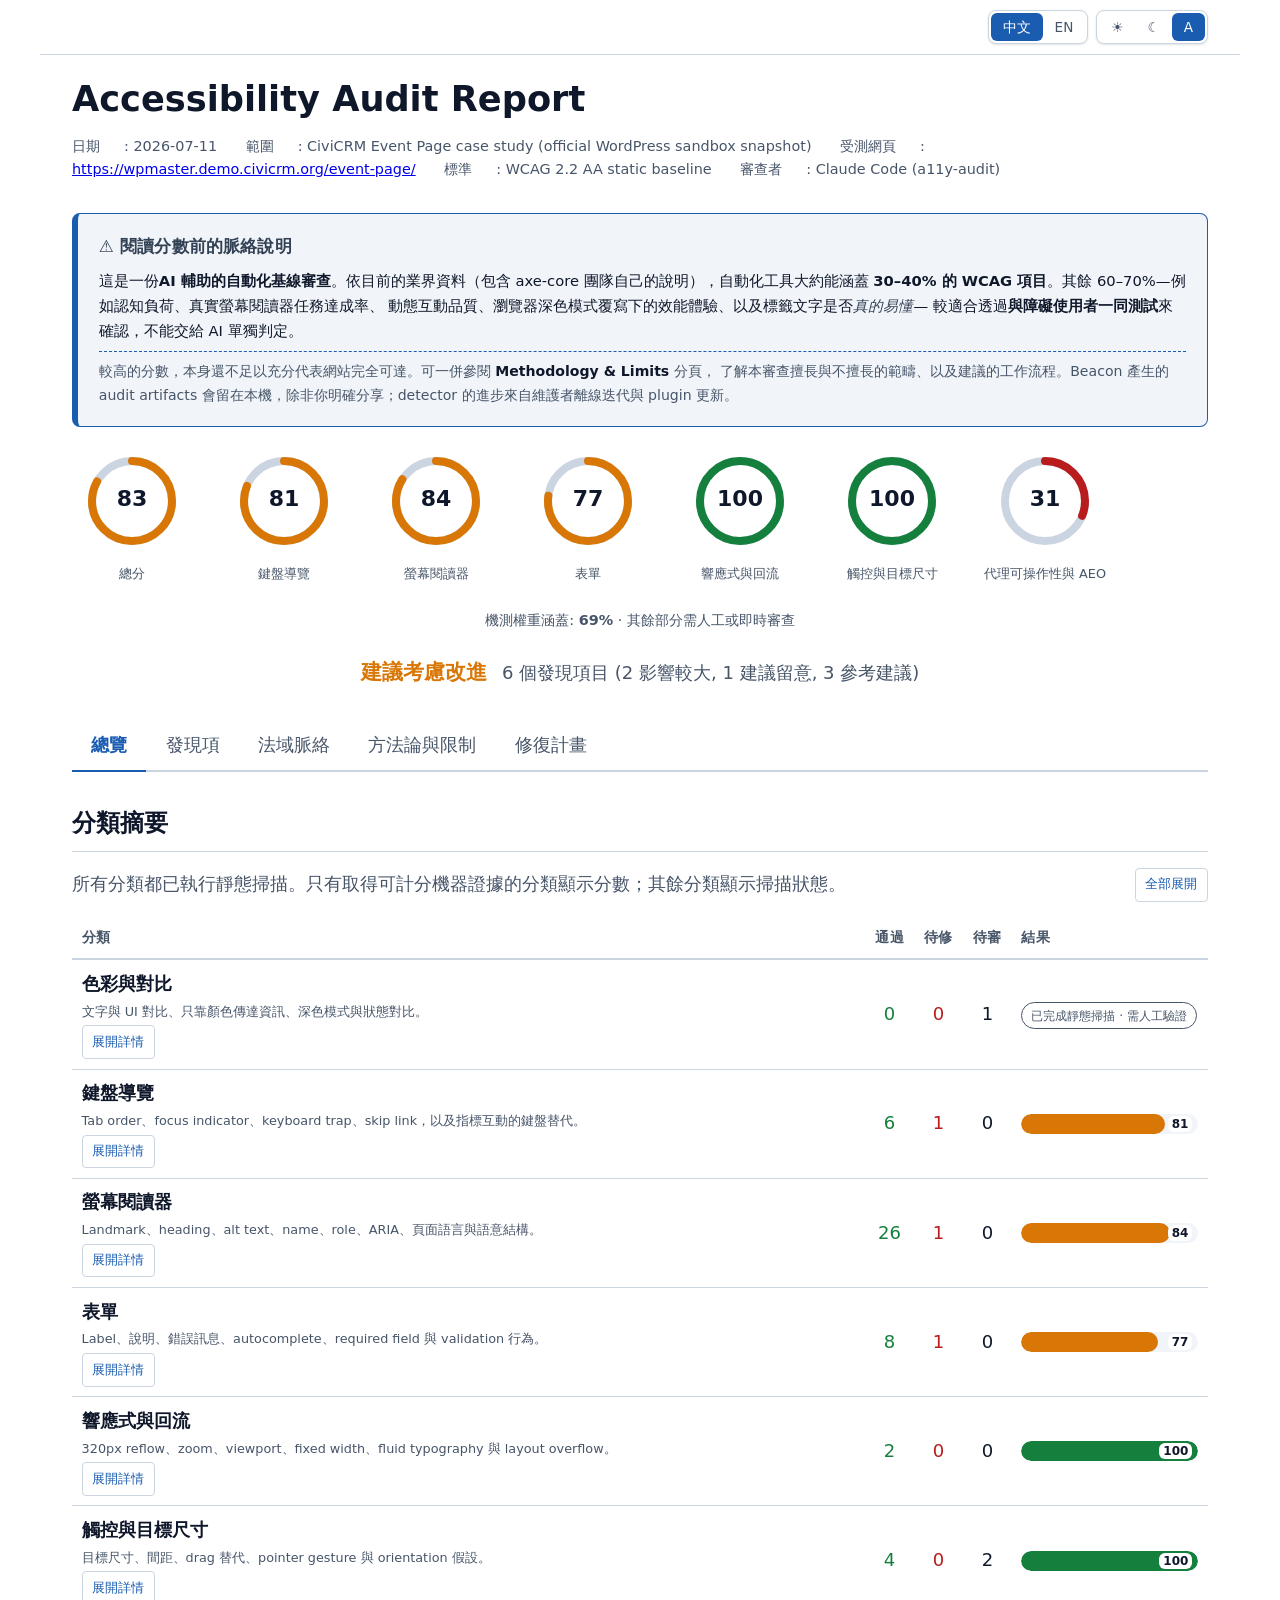
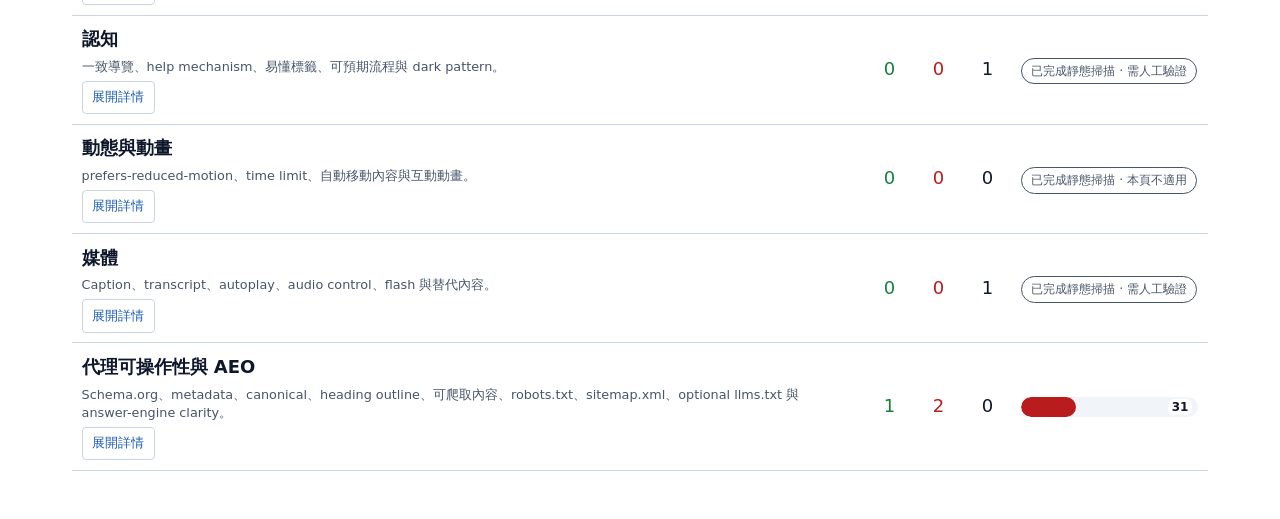
<file: docs/reports/civicrm-event-case.html>
<!DOCTYPE html>
<html lang="en">
<head>
<meta charset="utf-8">
<meta name="viewport" content="width=device-width, initial-scale=1">
<title>Accessibility Audit Report — CiviCRM Event Page case study (official WordPress sandbox snapshot)</title>
<style>
  /* Beacon Eval Design System v0.1 token mapping. Light is the default; auto mode can follow OS preference. */
  :root {
    --bg: #ffffff;
    --surface: #ffffff;
    --surface-2: #f1f5f9;
    --text: #0f172a;
    --text-muted: #475569;
    --text-soft: #64748b;
    --border: #cbd5e1;
    --border-soft: #e2e8f0;
    --accent: #1a5cb0;
    --accent-hover: #0e3d7a;
    --accent-bg: #eff6ff;
    --accent-text: #ffffff;
    --pass: #15803d;
    --pass-bg: #dcfce7;
    --warn: #92400e;
    --warn-bg: #fef3c7;
    --mid: #d97706;
    --fail: #b91c1c;
    --fail-bg: #fee2e2;
    --tip: #1a5cb0;
    --tip-bg: #eff6ff;
    --info: #334155;
    --info-bg: #f1f5f9;
    --info-border: #1a5cb0;
    --font: 'Inter', 'Noto Sans TC', system-ui, -apple-system, BlinkMacSystemFont, 'Segoe UI', sans-serif;
    --font-mono: 'JetBrains Mono', 'Cascadia Code', Consolas, monospace;
    --shadow: 0 1px 3px rgba(0,0,0,0.08), 0 1px 2px rgba(0,0,0,0.04);
    color-scheme: light;
  }

  /* Respect OS preference in auto mode. */
  @media (prefers-color-scheme: dark) {
    :root {
      --bg: #111116;
      --surface: #1e1e28;
      --surface-2: #1c1c24;
      --text: #ededf0;
      --text-muted: #b8b8c0;
      --text-soft: #88889a;
      --border: #38383f;
      --border-soft: #2a2a32;
      --accent: #6aadff;
      --accent-hover: #9eceff;
      --accent-bg: #1a2e45;
      --accent-text: #0a0a10;
      --pass: #7ee89a;
      --pass-bg: #0e2e16;
      --warn: #ffd97d;
      --warn-bg: #2a1f00;
      --fail: #ff8a8a;
      --fail-bg: #2e0e0e;
      --tip: #6aadff;
      --tip-bg: #1a2e45;
      --info: #ffd97d;
      --info-bg: #2a200a;
      --info-border: #ffd97d;
      --shadow: 0 1px 3px rgba(0,0,0,0.5), 0 1px 2px rgba(0,0,0,0.3);
      color-scheme: dark;
    }
  }

  /* User-explicit override via toolbar button (wins over media query) */
  :root[data-theme="light"] {
    --bg: #ffffff;
    --surface: #ffffff;
    --surface-2: #f1f5f9;
    --text: #0f172a;
    --text-muted: #475569;
    --text-soft: #64748b;
    --border: #cbd5e1;
    --border-soft: #e2e8f0;
    --accent: #1a5cb0;
    --accent-hover: #0e3d7a;
    --accent-bg: #eff6ff;
    --accent-text: #ffffff;
    --pass: #15803d;
    --pass-bg: #dcfce7;
    --warn: #92400e;
    --warn-bg: #fef3c7;
    --mid: #d97706;
    --fail: #b91c1c;
    --fail-bg: #fee2e2;
    --tip: #1a5cb0;
    --tip-bg: #eff6ff;
    --info: #334155;
    --info-bg: #f1f5f9;
    --info-border: #1a5cb0;
    --shadow: 0 1px 3px rgba(0,0,0,0.08), 0 1px 2px rgba(0,0,0,0.04);
    color-scheme: light;
  }
  :root[data-theme="dark"] {
    --bg: #0f172a;
    --surface: #1e293b;
    --surface-2: #182338;
    --text: #e8edf4;
    --text-muted: #b8c2d0;
    --text-soft: #8b97a8;
    --border: #334155;
    --border-soft: #273449;
    --accent: #6aadff;
    --accent-hover: #9eceff;
    --accent-bg: #1a2e45;
    --accent-text: #0a0a10;
    --pass: #5ee08a;
    --pass-bg: #0f2e1c;
    --warn: #fcd34d;
    --warn-bg: #2b2410;
    --mid: #fbbf24;
    --fail: #ff8a8a;
    --fail-bg: #2e1414;
    --tip: #6aadff;
    --tip-bg: #1a2e45;
    --info: #93c5fd;
    --info-bg: #16263f;
    --info-border: #6aadff;
    --shadow: 0 1px 3px rgba(0,0,0,0.5), 0 1px 2px rgba(0,0,0,0.3);
    color-scheme: dark;
  }

  /* Language switching: hide inactive language. Default ZH; switched by toolbar. */
  body[data-active-lang="zh"] .lang-en,
  body:not([data-active-lang]) .lang-en { display: none; }
  body[data-active-lang="en"] .lang-zh { display: none; }

  /* Report toolbar (lang + theme switch) */
  .report-toolbar {
    position: sticky;
    top: 0;
    z-index: 50;
    display: flex;
    gap: 0.5rem;
    justify-content: flex-end;
    padding: 0.5rem 0;
    margin: -2rem -2rem 1rem;
    padding: 0.6rem 2rem;
    background: var(--bg);
    border-bottom: 1px solid var(--border);
    backdrop-filter: blur(8px);
  }
  .toolbar-group {
    display: inline-flex;
    background: var(--surface);
    border: 1px solid var(--border);
    border-radius: 8px;
    padding: 2px;
    box-shadow: var(--shadow);
  }
  .toolbar-group button {
    background: transparent;
    border: 0;
    color: var(--text-muted);
    padding: 6px 12px;
    border-radius: 6px;
    font: inherit;
    font-size: 0.85rem;
    cursor: pointer;
    line-height: 1.2;
    transition: background 0.15s, color 0.15s;
  }
  .toolbar-group button:hover { color: var(--text); }
  .toolbar-group button[aria-pressed="true"] {
    background: var(--accent);
    color: var(--accent-text);
  }
  .toolbar-group button:focus-visible {
    outline: 2px solid var(--accent);
    outline-offset: 2px;
  }
  * { margin: 0; padding: 0; box-sizing: border-box; }
  body {
    font-family: var(--font);
    font-size: clamp(1rem, 0.95rem + 0.3vw, 1.125rem);
    background: var(--bg);
    color: var(--text);
    line-height: 1.6;
    padding: 2rem;
    max-width: 1200px;
    margin: 0 auto;
    -webkit-font-smoothing: antialiased;
  }
  h1 { font-size: clamp(1.6rem, 1.3rem + 1.5vw, 2.2rem); margin-bottom: 0.5rem; }
  h2 { font-size: clamp(1.25rem, 1.1rem + 0.8vw, 1.5rem); margin: 2rem 0 1rem; border-bottom: 1px solid var(--border); padding-bottom: 0.5rem; }
  h3 { font-size: clamp(1.05rem, 1rem + 0.3vw, 1.2rem); margin: 1.5rem 0 0.5rem; }
  .meta { color: var(--text-muted); font-size: 0.9rem; margin-bottom: 2rem; }
  .meta span { margin-right: 1.5rem; }

  /* Score Ring */
  .score-ring-container {
    display: flex;
    gap: 2rem;
    flex-wrap: wrap;
    margin: 1.5rem 0;
  }
  .score-ring {
    text-align: center;
    min-width: 120px;
  }
  .score-ring svg { width: 100px; height: 100px; }
  .score-ring .ring-bg { fill: none; stroke: var(--border); stroke-width: 8; }
  .score-ring .ring-fg { fill: none; stroke-width: 8; stroke-linecap: round;
    transform: rotate(-90deg); transform-origin: 50% 50%;
    transition: stroke-dashoffset 1s ease; }
  .score-ring .ring-text { font-size: 22px; font-weight: 700; fill: var(--text); }
  .score-ring .ring-label { font-size: 0.8rem; color: var(--text-muted); margin-top: 0.3rem; }
  .score-ring .ring-prev { font-size: 0.75rem; color: var(--text-muted); }

  /* Summary Table */
  .summary-table { width: 100%; border-collapse: collapse; margin: 1rem 0; }
  .summary-table th { text-align: left; padding: 0.6rem; border-bottom: 2px solid var(--border);
    color: var(--text-muted); font-size: 0.85rem; text-transform: uppercase; letter-spacing: 0.05em; }
  .summary-table td { padding: 0.6rem; border-bottom: 1px solid var(--border); }
  .summary-table .num { text-align: center; font-variant-numeric: tabular-nums; }
  .category-cell { display: grid; gap: 0.25rem; }
  .category-desc { color: var(--text-muted); font-size: 0.8rem; line-height: 1.45; max-width: 48rem; }
  .summary-table .pass { color: var(--pass); }
  .summary-table .fail { color: var(--fail); }
  .category-summary-tools { display: flex; justify-content: space-between; align-items: center; gap: 1rem; margin: 0.5rem 0; }
  .category-summary-note { color: var(--text-muted); margin: 0; max-width: 60rem; }
  .category-toggle, .category-expand-all { width: fit-content; border: 1px solid var(--border); border-radius: 4px; background: var(--surface); color: var(--accent); padding: 0.35rem 0.6rem; font: inherit; font-size: 0.8rem; cursor: pointer; }
  .category-toggle:hover, .category-expand-all:hover { background: var(--surface-2); }
  .category-toggle:focus-visible, .category-expand-all:focus-visible { outline: 2px solid var(--accent); outline-offset: 2px; }
  .mobile-label { display: none; color: var(--text-muted); font-size: 0.72rem; font-weight: 600; text-transform: uppercase; }

  .score-bar { height: 20px; background: var(--surface-2); border-radius: 10px; position: relative; overflow: hidden; min-width: 100px; }
  .score-fill { height: 100%; border-radius: 10px; transition: width 0.8s ease; }
  .score-text { position: absolute; right: 6px; top: 2px; line-height: 16px; font-size: 0.75rem; font-weight: 600; color: var(--text); background: var(--surface); padding: 0 4px; border-radius: 6px; }
  .prev-score { font-size: 0.7rem; color: var(--text-muted); margin-top: 2px; }

  .delta { font-size: 0.75rem; margin-left: 4px; }
  .delta.positive { color: var(--pass); }
  .delta.negative { color: var(--fail); }
  .delta.neutral { color: var(--text-muted); }

  /* Findings */
  .finding { background: var(--surface); border-radius: 8px; margin: 0.8rem 0; padding: 1rem;
    border-left: 4px solid var(--border); }
  .finding.critical { border-left-color: var(--fail); }
  .finding.warning { border-left-color: var(--warn); }
  .finding.tip { border-left-color: var(--tip); }
  .finding-header { display: flex; gap: 0.5rem; align-items: center; flex-wrap: wrap; }
  .severity-icon { font-size: 1.1rem; }
  .wcag-tag, .level-tag { font-size: 0.75rem; padding: 2px 6px; border-radius: 4px;
    background: var(--surface-2); color: var(--accent); }
  .finding-body { margin-top: 0.8rem; font-size: 0.9rem; }
  .finding-body p { margin: 0.3rem 0; }
  .fix { background: var(--pass-bg); padding: 0.5rem; border-radius: 4px; margin-top: 0.5rem; }
  .legal { background: var(--fail-bg); padding: 0.5rem; border-radius: 4px; margin-top: 0.5rem; }
  .learn-more { display: flex; gap: 0.5rem; flex-wrap: wrap; align-items: center; }
  .learn-more a,
  .axe-outcome-list a {
    color: var(--accent);
    text-decoration: underline;
    text-underline-offset: 2px;
  }
  .affected-elements {
    margin: 0.8rem 0;
    padding: 0.8rem;
    background: var(--surface-2);
    border-radius: 6px;
  }
  .affected-elements h4 {
    margin: 0 0 0.6rem;
    color: var(--text);
    font-size: 0.95rem;
  }
  .affected-elements .count { color: var(--text-muted); font-weight: 500; }
  .affected-elements ol { margin-left: 1.2rem; }
  .affected-elements li { margin: 0.8rem 0; }
  .dom-snippet pre,
  .node-reason pre {
    margin-top: 0.3rem;
    padding: 0.55rem;
    border: 1px solid var(--border);
    border-radius: 4px;
    background: var(--bg);
    color: var(--text);
    overflow-x: auto;
    white-space: pre-wrap;
    font-family: var(--font-mono);
    font-size: 0.78rem;
  }

  .code-compare { display: grid; grid-template-columns: 1fr 1fr; gap: 0.5rem; margin-top: 0.5rem; }
  .code-label { font-size: 0.75rem; color: var(--text-muted); margin-bottom: 0.2rem; text-transform: uppercase; }
  .code-before pre, .code-after pre { background: var(--bg); padding: 0.5rem; border-radius: 4px;
    overflow-x: auto; font-size: 0.8rem; font-family: var(--font-mono); }
  .code-before pre { border: 1px solid var(--fail); }
  .code-after pre { border: 1px solid var(--pass); }

  /* Jurisdiction context */
  .risk-grid { display: grid; grid-template-columns: repeat(auto-fit, minmax(280px, 1fr)); gap: 1rem; margin: 1rem 0; }
  .risk-card { background: var(--surface); padding: 1rem; border-radius: 8px; border-left: 4px solid var(--accent); }
  .risk-header { display: flex; justify-content: space-between; align-items: center; }
  .risk-badge { color: white; padding: 2px 8px; border-radius: 4px; font-size: 0.75rem; font-weight: 600; }
  .context-badge { color: var(--accent); background: var(--accent-bg); padding: 2px 8px; border-radius: 4px; font-size: 0.75rem; font-weight: 700; }
  .deadline { color: var(--warn); font-weight: 600; }
  .risk-score { font-variant-numeric: tabular-nums; }
  .overall-risk { text-align: center; padding: 0.8rem; border-radius: 8px; color: white;
    font-size: 1.1rem; font-weight: 700; }
  .risk-summary { margin-top: 1rem; }
  .legal-context-note {
    background: var(--info-bg);
    border: 1px solid var(--info-border);
    border-left: 6px solid var(--info-border);
    border-radius: 8px;
    padding: 0.9rem 1rem;
    margin: 0.8rem 0 1rem;
  }
  .criteria-map {
    color: var(--text-muted);
    font-size: 0.86rem;
  }

  /* Tabs */
  .tabs {
    display: flex;
    gap: 0;
    border-bottom: 2px solid var(--border);
    margin: 2rem 0 1rem;
    flex-wrap: wrap;
  }
  .tab {
    appearance: none;
    background: transparent;
    border: 0;
    font: inherit;
    text-align: left;
    padding: 0.65rem 1.2rem;
    cursor: pointer;
    color: var(--text-muted);
    border-bottom: 2px solid transparent;
    margin-bottom: -2px;
    border-radius: 6px 6px 0 0;
    position: relative;
    user-select: none;
    transition:
      color 0.18s ease,
      background-color 0.18s ease,
      transform 0.18s ease,
      box-shadow 0.18s ease;
  }
  /* Animated underline that grows from center on hover */
  .tab::after {
    content: '';
    position: absolute;
    left: 50%;
    right: 50%;
    bottom: -2px;
    height: 2px;
    background: var(--accent);
    opacity: 0;
    transition: left 0.22s ease, right 0.22s ease, opacity 0.18s ease;
    pointer-events: none;
    border-radius: 2px;
  }
  .tab:hover {
    color: var(--text);
    background-color: var(--surface-2);
    transform: translateY(-1px);
    box-shadow: inset 0 0 0 1.5px var(--accent);
  }
  .tab:hover::after {
    left: 12%;
    right: 12%;
    opacity: 0.55;
  }
  .tab:focus-visible {
    outline: 2px solid var(--accent);
    outline-offset: -2px;
  }
  .tab.active {
    color: var(--accent);
    border-bottom-color: var(--accent);
    background-color: transparent;
    transform: none;
    box-shadow: none;
    font-weight: 600;
  }
  .tab.active::after {
    left: 0;
    right: 0;
    opacity: 1;
  }
  /* Respect users with motion sensitivity (our own report's a11y dog-food) */
  @media (prefers-reduced-motion: reduce) {
    .tab, .tab::after { transition: color 0.01s; }
    .tab:hover { transform: none; }
  }
  .tab-content { display: none; }
  .tab-content.active { display: block; }

  /* Remediation */
  .priority-section { margin: 1rem 0; }
  .priority-tag { display: inline-block; padding: 2px 8px; border-radius: 4px;
    font-size: 0.75rem; font-weight: 600; color: white; }
  .priority-tag.p0 { background: var(--fail); }
  .priority-tag.p1 { background: var(--warn); }
  .priority-tag.p2 { background: var(--tip); }
  .remediation-item { display: flex; gap: 0.5rem; align-items: baseline; padding: 0.3rem 0; }
  .effort-tag { font-size: 0.75rem; color: var(--text-muted); }

  .empty { color: var(--text-muted); font-style: italic; }

  /* Category detail rows sit directly below their summary row. */
  .category-detail-row[hidden] { display: none; }
  .category-detail-row td { padding: 0 0 1rem; }
  .category-detail { padding: 1rem; background: var(--surface); border: 1px solid var(--border); border-radius: 0 0 8px 8px; white-space: normal; }
  .category-detail h3 { margin-top: 0; }
  .category-status-note { color: var(--text-muted); }

  @media (max-width: 720px) {
    body { padding: 1rem; }
    .report-toolbar {
      margin: -1rem -1rem 1rem;
      padding: 0.5rem 1rem;
      justify-content: flex-start;
      flex-wrap: wrap;
    }
    .comparison-banner,
    .score-ring-container {
      display: grid;
      grid-template-columns: 1fr 1fr;
      gap: 0.8rem;
    }
    .summary-table { display: block; overflow: visible; white-space: normal; }
    .summary-table thead { display: none; }
    .summary-table tbody { display: grid; gap: 0.75rem; }
    .summary-table .category-row { display: grid; grid-template-columns: repeat(3, minmax(0, 1fr)); border: 1px solid var(--border); border-radius: 8px; overflow: hidden; }
    .summary-table .category-row td { border: 0; min-width: 0; }
    .summary-table .cat-name, .summary-table .result-cell { grid-column: 1 / -1; }
    .summary-table .num { display: grid; gap: 0.15rem; text-align: left; }
    .summary-table .result-cell { display: grid; gap: 0.35rem; }
    .mobile-label { display: block; }
    .state-badge { white-space: normal; width: fit-content; }
    .category-detail-row { display: block; }
    .category-detail-row[hidden] { display: none; }
    .category-detail-row td { display: block; padding: 0; }
    .category-summary-tools { align-items: flex-start; flex-direction: column; }
    .code-compare {
      grid-template-columns: 1fr;
    }
    .axe-outcome-list li {
      display: block;
    }
    .rule-id,
    .rule-criteria {
      display: block;
      margin-top: 0.15rem;
    }
  }

  /* Print */
  @media print {
    body { background: white; color: #333; }
    .score-ring .ring-text { fill: #333; }
    .finding { break-inside: avoid; }
  }

  /* Comparison banner */
  .comparison-banner {
    background: var(--surface-2);
    border: 1px solid var(--accent);
    border-radius: 8px;
    padding: 1rem;
    margin: 1rem 0;
    display: flex;
    justify-content: space-around;
    text-align: center;
  }
  .comparison-stat { }
  .comparison-stat .value { font-size: 1.5rem; font-weight: 700; }
  .comparison-stat .label { font-size: 0.8rem; color: var(--text-muted); }

  /* Life-safety gate banner (rendered only when summary.life_safety_flag) */
  .life-safety-banner {
    background: var(--surface-2);
    border: 2px solid var(--fail);
    border-left: 8px solid var(--fail);
    border-radius: 8px;
    padding: 1.1rem 1.3rem;
    margin: 1.5rem 0;
    font-size: 0.95rem;
    line-height: 1.7;
  }
  .life-safety-banner .banner-title { font-size: 1.1rem; font-weight: 700; color: var(--fail); }

  /* Category state badge (score column when no machine evidence exists) */
  .state-badge {
    display: inline-block;
    padding: 0.15rem 0.55rem;
    border: 1px solid var(--text-muted);
    border-radius: 999px;
    font-size: 0.78rem;
    color: var(--text-muted);
    white-space: nowrap;
  }
  .coverage-line { text-align: center; color: var(--text-muted); margin: 0.25rem 0 1rem; font-size: 0.9rem; }

  /* Audit context banner (epistemic warning, always visible) */
  .audit-context-banner {
    background: var(--info-bg);
    border: 1px solid var(--info-border);
    border-left: 6px solid var(--info-border);
    border-radius: 8px;
    padding: 1.1rem 1.3rem;
    margin: 1.5rem 0;
    font-size: 0.92rem;
    line-height: 1.7;
  }
  .audit-context-banner .banner-title {
    font-size: 1.05rem;
    font-weight: 700;
    color: var(--info);
    margin-bottom: 0.5rem;
    letter-spacing: 0.01em;
  }
  .audit-context-banner p { margin-bottom: 0.5rem; }
  .audit-context-banner p:last-child { margin-bottom: 0; }
  .audit-context-banner .banner-cta {
    color: var(--text-muted);
    font-size: 0.88rem;
    border-top: 1px dashed var(--info-border);
    padding-top: 0.5rem;
    margin-top: 0.5rem;
  }
  .audit-context-banner strong { color: var(--text); }
  .audit-context-banner em { font-style: italic; color: var(--info); }

  /* AEO sub-score disclaimer — scoped to the Agent/AEO category detail */
  .aeo-disclaimer {
    background: var(--accent-bg);
    border: 1px solid var(--accent);
    border-left: 6px solid var(--accent);
    border-radius: 8px;
    padding: 0.9rem 1.1rem;
    margin: 0 0 1rem;
    font-size: 0.88rem;
    line-height: 1.65;
  }
  .aeo-disclaimer-title {
    font-size: 0.98rem;
    font-weight: 700;
    color: var(--accent);
    margin-bottom: 0.4rem;
  }
  .aeo-disclaimer p { margin-bottom: 0.45rem; }
  .aeo-disclaimer p:last-child { margin-bottom: 0; }
  .aeo-disclaimer-cta {
    color: var(--text-muted);
    font-size: 0.84rem;
    border-top: 1px dashed rgba(79,195,247,0.3);
    padding-top: 0.45rem;
    margin-top: 0.45rem;
  }
  .aeo-disclaimer strong { color: var(--text); }

  /* Methodology & Limits tab */
  .methodology-panel { font-size: 0.92rem; line-height: 1.7; }
  .methodology-panel h2 { margin-top: 0; }
  .methodology-panel h3 {
    margin-top: 1.8rem;
    color: var(--accent);
    border-bottom: 1px solid var(--border);
    padding-bottom: 0.3rem;
  }
  .methodology-panel .meta-note {
    color: var(--text-muted);
    font-size: 0.85rem;
    background: var(--surface);
    padding: 0.5rem 0.8rem;
    border-radius: 6px;
    margin: 0.5rem 0 1rem;
  }
  .methodology-panel .section-intro {
    color: var(--text-muted);
    font-size: 0.88rem;
    margin: 0.3rem 0 0.6rem;
  }
  .methodology-panel ul, .methodology-panel ol {
    margin: 0.4rem 0 0.8rem 1.4rem;
  }
  .methodology-panel li { margin: 0.35rem 0; }
  .methodology-panel code {
    background: var(--surface-2);
    padding: 1px 5px;
    border-radius: 3px;
    font-size: 0.85em;
  }
  .capability-list li::marker { color: var(--pass); }
  .limitation-list li::marker { color: var(--warn); }
  .workflow-list li::marker { color: var(--accent); font-weight: 700; }
  .usage-list li::marker { color: var(--text-muted); }

  .methods-details {
    background: var(--surface);
    border-radius: 6px;
    padding: 0.6rem 0.9rem;
    margin: 0.5rem 0 1rem;
    border-left: 3px solid var(--accent);
  }
  .methods-details summary {
    cursor: pointer;
    color: var(--text-muted);
    font-size: 0.9rem;
  }
  .methods-list {
    margin-top: 0.5rem;
    font-size: 0.85rem;
    color: var(--text-muted);
  }
  .live-audit-note {
    background: var(--warn-bg);
    border: 1px solid var(--warn);
    border-left: 6px solid var(--warn);
    border-radius: 8px;
    padding: 0.8rem 1rem;
    margin: 0.8rem 0 1rem;
    color: var(--text);
  }
  .manual-checks,
  .axe-evidence {
    margin: 1.2rem 0;
  }
  .manual-check-grid {
    display: grid;
    grid-template-columns: repeat(auto-fit, minmax(240px, 1fr));
    gap: 0.8rem;
    margin-top: 0.8rem;
  }
  .manual-check-card {
    background: var(--surface);
    border: 1px solid var(--border);
    border-radius: 8px;
    padding: 0.9rem;
  }
  .manual-check-card h4 {
    margin: 0.2rem 0 0.45rem;
    font-size: 0.98rem;
  }
  .manual-check-card p {
    margin: 0.35rem 0;
    font-size: 0.86rem;
  }
  .manual-check-meta {
    color: var(--text-soft);
    font-size: 0.74rem;
    text-transform: uppercase;
    letter-spacing: 0.04em;
  }
  .axe-outcome-list {
    background: var(--surface);
    border: 1px solid var(--border);
    border-radius: 8px;
    padding: 0.65rem 0.85rem;
    margin: 0.6rem 0;
  }
  .axe-outcome-list summary {
    cursor: pointer;
    font-weight: 700;
    color: var(--text);
  }
  .axe-outcome-list ul {
    margin-top: 0.6rem;
  }
  .axe-outcome-list li {
    display: grid;
    grid-template-columns: minmax(12rem, 1fr) auto auto;
    gap: 0.5rem;
    align-items: baseline;
    padding: 0.45rem 0;
    border-top: 1px solid var(--border-soft);
  }
  .rule-id,
  .rule-criteria {
    color: var(--text-muted);
    font-size: 0.78rem;
  }

  .traps-table {
    width: 100%;
    border-collapse: collapse;
    margin: 0.8rem 0;
    font-size: 0.9rem;
  }
  .traps-table th {
    text-align: left;
    padding: 0.6rem 0.8rem;
    background: var(--surface-2);
    color: var(--accent);
    font-weight: 600;
    border-bottom: 1px solid var(--border);
  }
  .traps-table td {
    padding: 0.6rem 0.8rem;
    border-bottom: 1px solid var(--border);
    vertical-align: top;
  }
  .traps-table tr:hover td { background: rgba(255,255,255,0.02); }
  .traps-table td:first-child {
    color: var(--text-muted);
    font-style: italic;
    width: 38%;
  }
</style>
</head>
<body>

<div class="report-toolbar" role="toolbar" aria-label="Report preferences">
  <div class="toolbar-group" role="group" aria-label="Language / 語言">
    <button type="button" data-lang-btn="zh" aria-pressed="true">中文</button>
    <button type="button" data-lang-btn="en" aria-pressed="false">EN</button>
  </div>
  <div class="toolbar-group" role="group" aria-label="Theme / 主題">
    <button type="button" data-theme-btn="light" aria-pressed="false" title="Light mode">&#9728;</button>
    <button type="button" data-theme-btn="dark" aria-pressed="false" title="Dark mode">&#9790;</button>
    <button type="button" data-theme-btn="auto" aria-pressed="true" title="Follow system / 跟隨系統">A</button>
  </div>
</div>

<main id="main-content">
<h1>Accessibility Audit Report</h1>
<div class="meta">
  <span><span class="lang-zh" lang="zh-Hant">日期</span><span class="lang-en" lang="en">Date</span>: 2026-07-11</span>
  <span><span class="lang-zh" lang="zh-Hant">範圍</span><span class="lang-en" lang="en">Scope</span>: CiviCRM Event Page case study (official WordPress sandbox snapshot)</span>
  <span><span class="lang-zh" lang="zh-Hant">受測網頁</span><span class="lang-en" lang="en">Audited page</span>: <a href="https://wpmaster.demo.civicrm.org/event-page/" target="_blank" rel="noopener noreferrer">https://wpmaster.demo.civicrm.org/event-page/</a></span>
  <span><span class="lang-zh" lang="zh-Hant">標準</span><span class="lang-en" lang="en">Standard</span>: WCAG 2.2 AA static baseline</span>
  <span><span class="lang-zh" lang="zh-Hant">審查者</span><span class="lang-en" lang="en">Auditor</span>: Claude Code (a11y-audit)</span>
</div>



<!-- Audit context banner: always shown before scores, sets epistemic frame -->

    <div class="audit-context-banner" role="note" aria-label="Audit limitations notice">
      <div class="lang-zh" lang="zh-Hant">
        <div class="banner-title">&#9888; 閱讀分數前的脈絡說明</div>
        <p>
          這是一份<strong>AI 輔助的自動化基線審查</strong>。依目前的業界資料（包含 axe-core 團隊自己的說明），自動化工具大約能涵蓋
          <strong>30&ndash;40% 的 WCAG 項目</strong>。其餘 60&ndash;70%&mdash;例如認知負荷、真實螢幕閱讀器任務達成率、
          動態互動品質、瀏覽器深色模式覆寫下的效能體驗、以及標籤文字是否<em>真的易懂</em>&mdash;
          較適合透過<strong>與障礙使用者一同測試</strong>來確認，不能交給 AI 單獨判定。
        </p>
        <p class="banner-cta">
          較高的分數，本身還不足以充分代表網站完全可達。可一併參閱 <strong>Methodology &amp; Limits</strong> 分頁，
          了解本審查擅長與不擅長的範疇、以及建議的工作流程。Beacon 產生的 audit artifacts 會留在本機，除非你明確分享；detector 的進步來自維護者離線迭代與 plugin 更新。
        </p>
      </div>
      <div class="lang-en" lang="en">
        <div class="banner-title">&#9888; Context Before Reading the Score</div>
        <p>
          This is an <strong>AI-assisted automated baseline audit</strong>. Based on current industry data
          (including statements from the axe-core team itself), automated tools cover roughly
          <strong>30&ndash;40% of WCAG criteria</strong>. The remaining 60&ndash;70% &mdash; cognitive load,
          real screen-reader task completion, dynamic interaction quality, performance experience
          under user-agent dark-mode overrides, whether labels are actually <em>understandable</em>
          &mdash; are better confirmed through <strong>testing alongside disabled users</strong>, not by AI alone.
        </p>
        <p class="banner-cta">
          A high score, on its own, does not yet fully demonstrate accessibility. You can pair this
          report with the <strong>Methodology &amp; Limits</strong> tab to see what this audit
          is well-suited and less-suited for, plus the recommended workflow. Beacon keeps audit
          artifacts local unless you explicitly share them; detector improvements come from
          maintainer-run offline iteration and plugin updates.
        </p>
      </div>
    </div>


<!-- Score Rings (scored categories only — unscored ones carry a state, not a number) -->
<div class="score-ring-container">
  
    <div class="score-ring">
      <svg viewBox="0 0 100 100">
        <circle class="ring-bg" cx="50" cy="50" r="40"/>
        <circle class="ring-fg" cx="50" cy="50" r="40"
          stroke="var(--mid)"
          stroke-dasharray="251.32741228718345"
          stroke-dashoffset="42.72566008882119"/>
        <text class="ring-text" x="50" y="55" text-anchor="middle">83</text>
      </svg>
      <div class="ring-label"><span class="lang-zh" lang="zh-Hant">總分</span><span class="lang-en" lang="en">Overall</span></div>
      
    </div>
  
    <div class="score-ring">
      <svg viewBox="0 0 100 100">
        <circle class="ring-bg" cx="50" cy="50" r="40"/>
        <circle class="ring-fg" cx="50" cy="50" r="40"
          stroke="var(--mid)"
          stroke-dasharray="251.32741228718345"
          stroke-dashoffset="47.75220833456484"/>
        <text class="ring-text" x="50" y="55" text-anchor="middle">81</text>
      </svg>
      <div class="ring-label"><span class="lang-zh" lang="zh-Hant">鍵盤導覽</span><span class="lang-en" lang="en">Keyboard Navigation</span></div>
      
    </div>
    <div class="score-ring">
      <svg viewBox="0 0 100 100">
        <circle class="ring-bg" cx="50" cy="50" r="40"/>
        <circle class="ring-fg" cx="50" cy="50" r="40"
          stroke="var(--mid)"
          stroke-dasharray="251.32741228718345"
          stroke-dashoffset="40.21238596594936"/>
        <text class="ring-text" x="50" y="55" text-anchor="middle">84</text>
      </svg>
      <div class="ring-label"><span class="lang-zh" lang="zh-Hant">螢幕閱讀器</span><span class="lang-en" lang="en">Screen Reader</span></div>
      
    </div>
    <div class="score-ring">
      <svg viewBox="0 0 100 100">
        <circle class="ring-bg" cx="50" cy="50" r="40"/>
        <circle class="ring-fg" cx="50" cy="50" r="40"
          stroke="var(--mid)"
          stroke-dasharray="251.32741228718345"
          stroke-dashoffset="57.805304826052186"/>
        <text class="ring-text" x="50" y="55" text-anchor="middle">77</text>
      </svg>
      <div class="ring-label"><span class="lang-zh" lang="zh-Hant">表單</span><span class="lang-en" lang="en">Forms</span></div>
      
    </div>
    <div class="score-ring">
      <svg viewBox="0 0 100 100">
        <circle class="ring-bg" cx="50" cy="50" r="40"/>
        <circle class="ring-fg" cx="50" cy="50" r="40"
          stroke="var(--pass)"
          stroke-dasharray="251.32741228718345"
          stroke-dashoffset="0"/>
        <text class="ring-text" x="50" y="55" text-anchor="middle">100</text>
      </svg>
      <div class="ring-label"><span class="lang-zh" lang="zh-Hant">響應式與回流</span><span class="lang-en" lang="en">Responsive & Reflow</span></div>
      
    </div>
    <div class="score-ring">
      <svg viewBox="0 0 100 100">
        <circle class="ring-bg" cx="50" cy="50" r="40"/>
        <circle class="ring-fg" cx="50" cy="50" r="40"
          stroke="var(--pass)"
          stroke-dasharray="251.32741228718345"
          stroke-dashoffset="0"/>
        <text class="ring-text" x="50" y="55" text-anchor="middle">100</text>
      </svg>
      <div class="ring-label"><span class="lang-zh" lang="zh-Hant">觸控與目標尺寸</span><span class="lang-en" lang="en">Touch & Targets</span></div>
      
    </div>
    <div class="score-ring">
      <svg viewBox="0 0 100 100">
        <circle class="ring-bg" cx="50" cy="50" r="40"/>
        <circle class="ring-fg" cx="50" cy="50" r="40"
          stroke="var(--fail)"
          stroke-dasharray="251.32741228718345"
          stroke-dashoffset="173.41591447815657"/>
        <text class="ring-text" x="50" y="55" text-anchor="middle">31</text>
      </svg>
      <div class="ring-label"><span class="lang-zh" lang="zh-Hant">代理可操作性與 AEO</span><span class="lang-en" lang="en">Agent Operability & AEO</span></div>
      
    </div>
</div>

<p class="coverage-line"><span class="lang-zh" lang="zh-Hant">機測權重涵蓋</span><span class="lang-en" lang="en">Machine-measured weight coverage</span>: <strong>69%</strong> · <span class="lang-zh" lang="zh-Hant">其餘部分需人工或即時審查</span><span class="lang-en" lang="en">the rest needs human or live review</span></p>

<!-- Verdict -->
<div style="text-align:center;margin:1.5rem 0">
  <span style="font-size:1.3rem;font-weight:700;color:var(--mid)">
    <span class="lang-zh" lang="zh-Hant">建議考慮改進</span><span class="lang-en" lang="en">Consider improving</span>
  </span>
  <span style="color:var(--text-muted);margin-left:0.5rem">
    6 <span class="lang-zh" lang="zh-Hant">個發現項目</span><span class="lang-en" lang="en">observations</span>
    (2 <span class="lang-zh" lang="zh-Hant">影響較大</span><span class="lang-en" lang="en">higher priority</span>, 1 <span class="lang-zh" lang="zh-Hant">建議留意</span><span class="lang-en" lang="en">to note</span>, 3 <span class="lang-zh" lang="zh-Hant">參考建議</span><span class="lang-en" lang="en">suggestions</span>)
  </span>
</div>

<!-- Tabs -->
<div class="tabs" role="tablist" aria-label="Report sections">
  <button type="button" role="tab" class="tab active" data-tab-btn="overview" aria-selected="true" aria-controls="tab-overview"><span class="lang-zh" lang="zh-Hant">總覽</span><span class="lang-en" lang="en">Overview</span></button>
  <button type="button" role="tab" class="tab" data-tab-btn="findings" aria-selected="false" aria-controls="tab-findings"><span class="lang-zh" lang="zh-Hant">發現項</span><span class="lang-en" lang="en">Findings</span></button>
  <button type="button" role="tab" class="tab" data-tab-btn="legal" aria-selected="false" aria-controls="tab-legal"><span class="lang-zh" lang="zh-Hant">法域脈絡</span><span class="lang-en" lang="en">Jurisdiction Context</span></button>
  <button type="button" role="tab" class="tab" data-tab-btn="methodology" aria-selected="false" aria-controls="tab-methodology"><span class="lang-zh" lang="zh-Hant">方法論與限制</span><span class="lang-en" lang="en">Methodology & Limits</span></button>
  <button type="button" role="tab" class="tab" data-tab-btn="remediation" aria-selected="false" aria-controls="tab-remediation"><span class="lang-zh" lang="zh-Hant">修復計畫</span><span class="lang-en" lang="en">Remediation</span></button>
  
</div>

<!-- Overview Tab -->
<div id="tab-overview" class="tab-content active" role="tabpanel">
  <h2><span class="lang-zh" lang="zh-Hant">分類摘要</span><span class="lang-en" lang="en">Category Summary</span></h2>
  <div class="category-summary-tools">
    <p class="category-summary-note"><span class="lang-zh" lang="zh-Hant">所有分類都已執行靜態掃描。只有取得可計分機器證據的分類顯示分數；其餘分類顯示掃描狀態。</span><span class="lang-en" lang="en">Every category was statically scanned. A score appears only when machine-scoreable evidence exists; otherwise the completed scan state is shown.</span></p>
    <button type="button" class="category-expand-all" data-expand-categories aria-pressed="false"><span class="lang-zh" lang="zh-Hant">全部展開</span><span class="lang-en" lang="en">Expand all</span></button>
  </div>
  <table class="summary-table">
    <thead>
      <tr>
        <th><span class="lang-zh" lang="zh-Hant">分類</span><span class="lang-en" lang="en">Category</span></th>
        <th class="num"><span class="lang-zh" lang="zh-Hant">通過</span><span class="lang-en" lang="en">Pass</span></th>
        <th class="num"><span class="lang-zh" lang="zh-Hant">待修</span><span class="lang-en" lang="en">Adjust</span></th>
        <th class="num"><span class="lang-zh" lang="zh-Hant">待審</span><span class="lang-en" lang="en">Review</span></th>
        <th><span class="lang-zh" lang="zh-Hant">結果</span><span class="lang-en" lang="en">Result</span></th>
      </tr>
    </thead>
    <tbody>
      
      <tr class="category-row" data-category="contrast">
        <td class="cat-name"><div class="category-cell"><strong><span class="lang-zh" lang="zh-Hant">色彩與對比</span><span class="lang-en" lang="en">Color & Contrast</span></strong><span class="category-desc"><span class="lang-zh" lang="zh-Hant">文字與 UI 對比、只靠顏色傳達資訊、深色模式與狀態對比。</span><span class="lang-en" lang="en">Text and UI contrast ratios, color-only information, dark mode, and contrast-sensitive states.</span></span><button type="button" class="category-toggle" data-category-toggle="contrast" aria-expanded="false" aria-controls="detail-contrast"><span class="lang-zh" lang="zh-Hant">展開詳情</span><span class="lang-en" lang="en">Show details</span></button></div></td>
        <td class="num pass"><span class="mobile-label"><span class="lang-zh" lang="zh-Hant">通過</span><span class="lang-en" lang="en">Pass</span></span><span>0 </span></td>
        <td class="num fail"><span class="mobile-label"><span class="lang-zh" lang="zh-Hant">待修</span><span class="lang-en" lang="en">Adjust</span></span><span>0 </span></td>
        <td class="num review"><span class="mobile-label"><span class="lang-zh" lang="zh-Hant">待審</span><span class="lang-en" lang="en">Review</span></span><span>1</span></td>
        <td class="result-cell">
          <span class="mobile-label"><span class="lang-zh" lang="zh-Hant">結果</span><span class="lang-en" lang="en">Result</span></span>
<span class="state-badge"><span class="lang-zh" lang="zh-Hant">已完成靜態掃描 · 需人工驗證</span><span class="lang-en" lang="en">Static scan complete · human verification needed</span></span>
        </td>
      </tr>
      <tr class="category-detail-row" id="detail-contrast" hidden>
        <td colspan="5">
          <div class="category-detail">
            <h3><span class="lang-zh" lang="zh-Hant">色彩與對比</span><span class="lang-en" lang="en">Color & Contrast</span></h3>
            <p class="category-status-note"><span class="lang-zh" lang="zh-Hant">靜態掃描已完成；這類檢查需要瀏覽器、輔助科技或人工操作，因此不製造分數。</span><span class="lang-en" lang="en">The static scan completed. This category needs browser, assistive-technology, or human interaction evidence, so no score is invented.</span></p>
<p class="category-desc"><span class="lang-zh" lang="zh-Hant">文字與 UI 對比、只靠顏色傳達資訊、深色模式與狀態對比。</span><span class="lang-en" lang="en">Text and UI contrast ratios, color-only information, dark mode, and contrast-sensitive states.</span></p>

<p class="empty"><span class="lang-zh" lang="zh-Hant">此分類目前無發現項目。</span><span class="lang-en" lang="en">No observations in this category at the moment.</span></p>
          </div>
        </td>
      </tr>
      <tr class="category-row" data-category="keyboard">
        <td class="cat-name"><div class="category-cell"><strong><span class="lang-zh" lang="zh-Hant">鍵盤導覽</span><span class="lang-en" lang="en">Keyboard Navigation</span></strong><span class="category-desc"><span class="lang-zh" lang="zh-Hant">Tab order、focus indicator、keyboard trap、skip link，以及指標互動的鍵盤替代。</span><span class="lang-en" lang="en">Tab order, focus indicators, keyboard traps, skip links, and keyboard alternatives for pointer interactions.</span></span><button type="button" class="category-toggle" data-category-toggle="keyboard" aria-expanded="false" aria-controls="detail-keyboard"><span class="lang-zh" lang="zh-Hant">展開詳情</span><span class="lang-en" lang="en">Show details</span></button></div></td>
        <td class="num pass"><span class="mobile-label"><span class="lang-zh" lang="zh-Hant">通過</span><span class="lang-en" lang="en">Pass</span></span><span>6 </span></td>
        <td class="num fail"><span class="mobile-label"><span class="lang-zh" lang="zh-Hant">待修</span><span class="lang-en" lang="en">Adjust</span></span><span>1 </span></td>
        <td class="num review"><span class="mobile-label"><span class="lang-zh" lang="zh-Hant">待審</span><span class="lang-en" lang="en">Review</span></span><span>0</span></td>
        <td class="result-cell">
          <span class="mobile-label"><span class="lang-zh" lang="zh-Hant">結果</span><span class="lang-en" lang="en">Result</span></span>
<div class="score-bar"><div class="score-fill" style="width:81%;background:var(--mid)"></div><span class="score-text">81</span></div>
        </td>
      </tr>
      <tr class="category-detail-row" id="detail-keyboard" hidden>
        <td colspan="5">
          <div class="category-detail">
            <h3><span class="lang-zh" lang="zh-Hant">鍵盤導覽</span><span class="lang-en" lang="en">Keyboard Navigation</span></h3>
            <p class="category-status-note"><span class="lang-zh" lang="zh-Hant">已取得可計分的機器證據。</span><span class="lang-en" lang="en">Machine-scoreable evidence was collected.</span></p>
<p class="category-desc"><span class="lang-zh" lang="zh-Hant">Tab order、focus indicator、keyboard trap、skip link，以及指標互動的鍵盤替代。</span><span class="lang-en" lang="en">Tab order, focus indicators, keyboard traps, skip links, and keyboard alternatives for pointer interactions.</span></p>


      <div class="finding warning">
        <div class="finding-header">
          <span class="severity-icon">&#9888;</span>
          <strong><span class="lang-zh" lang="zh-Hant">Focus outline 被移除且沒有替代</span><span class="lang-en" lang="en">Focus outline removed without replacement</span></strong>
          <span class="wcag-tag">WCAG 2.2: 2.4.7 Focus Visible</span>
          <span class="level-tag">AA</span>
        </div>
        <div class="finding-body">
          <p><strong><span class="lang-zh" lang="zh-Hant">可能受影響的使用者</span><span class="lang-en" lang="en">Users potentially affected</span>:</strong> Sighted keyboard users and low-vision keyboard users</p>
          <p><strong><span class="lang-zh" lang="zh-Hant">位置</span><span class="lang-en" lang="en">Location</span>:</strong> <code>beacon-civicrm-event.html:60</code></p>
          <p><span class="lang-zh" lang="zh-Hant">移除 outline 又沒有 :focus-visible 替代，會讓鍵盤位置不可見。</span><span class="lang-en" lang="en">Removing outline without a :focus-visible replacement makes keyboard location invisible.</span></p>
          <div class="fix"><strong><span class="lang-zh" lang="zh-Hant">建議調整</span><span class="lang-en" lang="en">Suggested adjustment</span>:</strong> <span class="lang-zh" lang="zh-Hant">恢復 outline，或加入強烈且清楚的 :focus-visible style。</span><span class="lang-en" lang="en">Restore outline or add a strong :focus-visible style.</span></div>
          <div class="legal"><strong><span class="lang-zh" lang="zh-Hant">法律參考</span><span class="lang-en" lang="en">Legal note</span>:</strong> May affect ADA / EAA / JIS / Taiwan accessibility expectations depending on deployment context.</div>
          
    <p class="learn-more"><strong><span class="lang-zh" lang="zh-Hant">Learn more</span><span class="lang-en" lang="en">Learn more</span>:</strong>
      <a href="https://www.w3.org/WAI/WCAG22/Understanding/focus-visible.html" target="_blank" rel="noopener noreferrer">WCAG 2.4.7</a>
    </p>
          <details><summary><span class="lang-zh" lang="zh-Hant">調整前 / 調整後</span><span class="lang-en" lang="en">Before / After</span></summary><div class="code-compare"><div class="code-before"><div class="code-label"><span class="lang-zh" lang="zh-Hant">調整前</span><span class="lang-en" lang="en">Before</span></div><pre><code>&lt;style id=&quot;wp-block-search-inline-css&quot;&gt;
.wp-block-search__button{margin-left:10px;word-break:normal}.wp-block-search__button.has-icon{line-height:0}.wp-block-search__button svg{fill:currentColor;height:1.25em;min-height:24px;min-width:24px;vertical-align:text-bottom;width:1.25em}:where(.wp-block-search__button){border:1px solid #ccc;padding:6px 10px}.wp-block-search__inside-wrapper{display:flex;flex:auto;flex-wrap:nowrap;max-width:100%}.wp-block-search__label{width:100%}.wp-block-search.wp-block-search__button-only .wp-block-search__button{box-sizing:border-box;display:flex;flex-shrink:0;justify-content:center;margin-left:0;max-width:100%}.wp-block-search.wp-block-search__button-only .wp-block-search__inside-wrapper{min-width:0!important;transition-property:width}.wp-block-search.wp-block-search__button-only .wp-block-search__input{flex-basis:100%;transition-duration:.3s}.wp-block-search.wp-block-search__button-only.wp-block-search__searchfield-hidden,.wp-block-search.wp-block-search__button-only.wp-block-search__searchfield-hidden .wp-block-search__inside-wrapper{overflow:hidden}.wp-block-search.wp-block-search__button-only.wp-block-search__searchfield-hidden .wp-block-search__input{border-left-width:0!important;border-right-width:0!important;flex-basis:0;flex-grow:0;margin:0;min-width:0!important;padding-left:0!important;padding-right:0!important;width:0!important}:where(.wp-block-search__input){appearance:none;border:1px solid #949494;flex-grow:1;font-family:inherit;font-size:inherit;font-style:inherit;font-weight:inherit;letter-spacing:inherit;line-height:inherit;margin-left:0;margin-right:0;min-width:3rem;padding:8px;text-decoration:unset!important;text-transform:inherit}:where(.wp-block-search__button-inside .wp-block-search__inside-wrapper){background-color:#fff;border:1px solid #949494;box-sizing:border-box;padding:4px}:where(.wp-block-search__button-inside .wp-block-search__inside-wrapper) .wp-block-search__input{border:none;border-radius:0;padding:0 4px}:where(.wp-block-search__button-inside .wp-block-search__inside-wrapper) .wp-block-search__input:focus{outline:none}:where(.wp-block-search__button-inside .wp-block-search__inside-wrapper) :where(.wp-block-search__button){padding:4px 8px}.wp-block-search.aligncenter .wp-block-search__inside-wrapper{margin:auto}.wp-block[data-align=right] .wp-block-search.wp-block-search__button-only .wp-block-search__inside-wrapper{float:right}
/*# sourceURL=https://wpmaster.demo.civicrm.org/wp-includes/blocks/search/style.min.css */</code></pre></div><div class="code-after"><div class="code-label"><span class="lang-zh" lang="zh-Hant">調整後</span><span class="lang-en" lang="en">After</span></div><pre><code></code></pre></div></div></details>
        </div>
      </div>
          </div>
        </td>
      </tr>
      <tr class="category-row" data-category="screenreader">
        <td class="cat-name"><div class="category-cell"><strong><span class="lang-zh" lang="zh-Hant">螢幕閱讀器</span><span class="lang-en" lang="en">Screen Reader</span></strong><span class="category-desc"><span class="lang-zh" lang="zh-Hant">Landmark、heading、alt text、name、role、ARIA、頁面語言與語意結構。</span><span class="lang-en" lang="en">Landmarks, heading structure, alt text, names, roles, ARIA, page language, and semantic structure.</span></span><button type="button" class="category-toggle" data-category-toggle="screenreader" aria-expanded="false" aria-controls="detail-screenreader"><span class="lang-zh" lang="zh-Hant">展開詳情</span><span class="lang-en" lang="en">Show details</span></button></div></td>
        <td class="num pass"><span class="mobile-label"><span class="lang-zh" lang="zh-Hant">通過</span><span class="lang-en" lang="en">Pass</span></span><span>26 </span></td>
        <td class="num fail"><span class="mobile-label"><span class="lang-zh" lang="zh-Hant">待修</span><span class="lang-en" lang="en">Adjust</span></span><span>1 </span></td>
        <td class="num review"><span class="mobile-label"><span class="lang-zh" lang="zh-Hant">待審</span><span class="lang-en" lang="en">Review</span></span><span>0</span></td>
        <td class="result-cell">
          <span class="mobile-label"><span class="lang-zh" lang="zh-Hant">結果</span><span class="lang-en" lang="en">Result</span></span>
<div class="score-bar"><div class="score-fill" style="width:84%;background:var(--mid)"></div><span class="score-text">84</span></div>
        </td>
      </tr>
      <tr class="category-detail-row" id="detail-screenreader" hidden>
        <td colspan="5">
          <div class="category-detail">
            <h3><span class="lang-zh" lang="zh-Hant">螢幕閱讀器</span><span class="lang-en" lang="en">Screen Reader</span></h3>
            <p class="category-status-note"><span class="lang-zh" lang="zh-Hant">已取得可計分的機器證據。</span><span class="lang-en" lang="en">Machine-scoreable evidence was collected.</span></p>
<p class="category-desc"><span class="lang-zh" lang="zh-Hant">Landmark、heading、alt text、name、role、ARIA、頁面語言與語意結構。</span><span class="lang-en" lang="en">Landmarks, heading structure, alt text, names, roles, ARIA, page language, and semantic structure.</span></p>


      <div class="finding critical">
        <div class="finding-header">
          <span class="severity-icon">&#x1F534;</span>
          <strong><span class="lang-zh" lang="zh-Hant">Heading level 跳級</span><span class="lang-en" lang="en">Heading level is skipped</span></strong>
          <span class="wcag-tag">WCAG 2.2: 1.3.1 Info and Relationships</span>
          <span class="level-tag">AA</span>
        </div>
        <div class="finding-body">
          <p><strong><span class="lang-zh" lang="zh-Hant">可能受影響的使用者</span><span class="lang-en" lang="en">Users potentially affected</span>:</strong> Screen-reader users navigating by heading</p>
          <p><strong><span class="lang-zh" lang="zh-Hant">位置</span><span class="lang-en" lang="en">Location</span>:</strong> <code>beacon-civicrm-event.html:401</code></p>
          <p><span class="lang-zh" lang="zh-Hant">Heading hierarchy 有跳級，會影響用 heading 導覽的使用者。</span><span class="lang-en" lang="en">Heading hierarchy skips a level.</span></p>
          <div class="fix"><strong><span class="lang-zh" lang="zh-Hant">建議調整</span><span class="lang-en" lang="en">Suggested adjustment</span>:</strong> <span class="lang-zh" lang="zh-Hant">使用連續的 heading hierarchy，或只調整視覺樣式而不改 semantic level。</span><span class="lang-en" lang="en">Use a continuous heading hierarchy or adjust the visual style without changing semantic level.</span></div>
          <div class="legal"><strong><span class="lang-zh" lang="zh-Hant">法律參考</span><span class="lang-en" lang="en">Legal note</span>:</strong> May affect ADA / EAA / JIS / Taiwan accessibility expectations depending on deployment context.</div>
          
    <p class="learn-more"><strong><span class="lang-zh" lang="zh-Hant">Learn more</span><span class="lang-en" lang="en">Learn more</span>:</strong>
      <a href="https://www.w3.org/WAI/WCAG22/Understanding/info-and-relationships.html" target="_blank" rel="noopener noreferrer">WCAG 1.3.1</a>
    </p>
          
        </div>
      </div>
          </div>
        </td>
      </tr>
      <tr class="category-row" data-category="forms">
        <td class="cat-name"><div class="category-cell"><strong><span class="lang-zh" lang="zh-Hant">表單</span><span class="lang-en" lang="en">Forms</span></strong><span class="category-desc"><span class="lang-zh" lang="zh-Hant">Label、說明、錯誤訊息、autocomplete、required field 與 validation 行為。</span><span class="lang-en" lang="en">Labels, instructions, error messages, autocomplete, required fields, and validation behavior.</span></span><button type="button" class="category-toggle" data-category-toggle="forms" aria-expanded="false" aria-controls="detail-forms"><span class="lang-zh" lang="zh-Hant">展開詳情</span><span class="lang-en" lang="en">Show details</span></button></div></td>
        <td class="num pass"><span class="mobile-label"><span class="lang-zh" lang="zh-Hant">通過</span><span class="lang-en" lang="en">Pass</span></span><span>8 </span></td>
        <td class="num fail"><span class="mobile-label"><span class="lang-zh" lang="zh-Hant">待修</span><span class="lang-en" lang="en">Adjust</span></span><span>1 </span></td>
        <td class="num review"><span class="mobile-label"><span class="lang-zh" lang="zh-Hant">待審</span><span class="lang-en" lang="en">Review</span></span><span>0</span></td>
        <td class="result-cell">
          <span class="mobile-label"><span class="lang-zh" lang="zh-Hant">結果</span><span class="lang-en" lang="en">Result</span></span>
<div class="score-bar"><div class="score-fill" style="width:77%;background:var(--mid)"></div><span class="score-text">77</span></div>
        </td>
      </tr>
      <tr class="category-detail-row" id="detail-forms" hidden>
        <td colspan="5">
          <div class="category-detail">
            <h3><span class="lang-zh" lang="zh-Hant">表單</span><span class="lang-en" lang="en">Forms</span></h3>
            <p class="category-status-note"><span class="lang-zh" lang="zh-Hant">已取得可計分的機器證據。</span><span class="lang-en" lang="en">Machine-scoreable evidence was collected.</span></p>
<p class="category-desc"><span class="lang-zh" lang="zh-Hant">Label、說明、錯誤訊息、autocomplete、required field 與 validation 行為。</span><span class="lang-en" lang="en">Labels, instructions, error messages, autocomplete, required fields, and validation behavior.</span></p>


      <div class="finding critical">
        <div class="finding-header">
          <span class="severity-icon">&#x1F534;</span>
          <strong><span class="lang-zh" lang="zh-Hant">Input 可能缺少 accessible label</span><span class="lang-en" lang="en">Input may be missing an accessible label</span></strong>
          <span class="wcag-tag">WCAG 2.2: 3.3.2 Labels or Instructions</span>
          <span class="level-tag">AA</span>
        </div>
        <div class="finding-body">
          <p><strong><span class="lang-zh" lang="zh-Hant">可能受影響的使用者</span><span class="lang-en" lang="en">Users potentially affected</span>:</strong> Screen-reader, voice-control, and cognitive disability users</p>
          <p><strong><span class="lang-zh" lang="zh-Hant">位置</span><span class="lang-en" lang="en">Location</span>:</strong> <code>beacon-civicrm-event.html:207</code></p>
          <p><span class="lang-zh" lang="zh-Hant">Input 在靜態 markup 中沒有明顯 id 或 ARIA label。</span><span class="lang-en" lang="en">The input has no obvious id or ARIA label in static markup.</span></p>
          <div class="fix"><strong><span class="lang-zh" lang="zh-Hant">建議調整</span><span class="lang-en" lang="en">Suggested adjustment</span>:</strong> <span class="lang-zh" lang="zh-Hant">搭配 &lt;label for=&quot;...&quot;&gt;，或在已有可見 label 時使用 aria-labelledby。</span><span class="lang-en" lang="en">Pair it with a &lt;label for=&quot;...&quot;&gt; or use aria-labelledby when a visible label already exists.</span></div>
          <div class="legal"><strong><span class="lang-zh" lang="zh-Hant">法律參考</span><span class="lang-en" lang="en">Legal note</span>:</strong> May affect ADA / EAA / JIS / Taiwan accessibility expectations depending on deployment context.</div>
          
    <p class="learn-more"><strong><span class="lang-zh" lang="zh-Hant">Learn more</span><span class="lang-en" lang="en">Learn more</span>:</strong>
      <a href="https://www.w3.org/WAI/WCAG22/Understanding/labels-or-instructions.html" target="_blank" rel="noopener noreferrer">WCAG 3.3.2</a>
    </p>
          <details><summary><span class="lang-zh" lang="zh-Hant">調整前 / 調整後</span><span class="lang-en" lang="en">Before / After</span></summary><div class="code-compare"><div class="code-before"><div class="code-label"><span class="lang-zh" lang="zh-Hant">調整前</span><span class="lang-en" lang="en">Before</span></div><pre><code>&lt;/label&gt;
				&lt;input type=&quot;submit&quot; class=&quot;search-submit&quot; value=&quot;Search&quot; /&gt;
			&lt;/form&gt;				&lt;/nav&gt;&lt;!-- #site-navigation --&gt;</code></pre></div><div class="code-after"><div class="code-label"><span class="lang-zh" lang="zh-Hant">調整後</span><span class="lang-en" lang="en">After</span></div><pre><code></code></pre></div></div></details>
        </div>
      </div>
          </div>
        </td>
      </tr>
      <tr class="category-row" data-category="responsive">
        <td class="cat-name"><div class="category-cell"><strong><span class="lang-zh" lang="zh-Hant">響應式與回流</span><span class="lang-en" lang="en">Responsive & Reflow</span></strong><span class="category-desc"><span class="lang-zh" lang="zh-Hant">320px reflow、zoom、viewport、fixed width、fluid typography 與 layout overflow。</span><span class="lang-en" lang="en">320px reflow, zoom, viewport settings, fixed widths, fluid typography, and layout overflow.</span></span><button type="button" class="category-toggle" data-category-toggle="responsive" aria-expanded="false" aria-controls="detail-responsive"><span class="lang-zh" lang="zh-Hant">展開詳情</span><span class="lang-en" lang="en">Show details</span></button></div></td>
        <td class="num pass"><span class="mobile-label"><span class="lang-zh" lang="zh-Hant">通過</span><span class="lang-en" lang="en">Pass</span></span><span>2 </span></td>
        <td class="num fail"><span class="mobile-label"><span class="lang-zh" lang="zh-Hant">待修</span><span class="lang-en" lang="en">Adjust</span></span><span>0 </span></td>
        <td class="num review"><span class="mobile-label"><span class="lang-zh" lang="zh-Hant">待審</span><span class="lang-en" lang="en">Review</span></span><span>0</span></td>
        <td class="result-cell">
          <span class="mobile-label"><span class="lang-zh" lang="zh-Hant">結果</span><span class="lang-en" lang="en">Result</span></span>
<div class="score-bar"><div class="score-fill" style="width:100%;background:var(--pass)"></div><span class="score-text">100</span></div>
        </td>
      </tr>
      <tr class="category-detail-row" id="detail-responsive" hidden>
        <td colspan="5">
          <div class="category-detail">
            <h3><span class="lang-zh" lang="zh-Hant">響應式與回流</span><span class="lang-en" lang="en">Responsive & Reflow</span></h3>
            <p class="category-status-note"><span class="lang-zh" lang="zh-Hant">已取得可計分的機器證據。</span><span class="lang-en" lang="en">Machine-scoreable evidence was collected.</span></p>
<p class="category-desc"><span class="lang-zh" lang="zh-Hant">320px reflow、zoom、viewport、fixed width、fluid typography 與 layout overflow。</span><span class="lang-en" lang="en">320px reflow, zoom, viewport settings, fixed widths, fluid typography, and layout overflow.</span></p>

<p class="empty"><span class="lang-zh" lang="zh-Hant">此分類目前無發現項目。</span><span class="lang-en" lang="en">No observations in this category at the moment.</span></p>
          </div>
        </td>
      </tr>
      <tr class="category-row" data-category="touch">
        <td class="cat-name"><div class="category-cell"><strong><span class="lang-zh" lang="zh-Hant">觸控與目標尺寸</span><span class="lang-en" lang="en">Touch & Targets</span></strong><span class="category-desc"><span class="lang-zh" lang="zh-Hant">目標尺寸、間距、drag 替代、pointer gesture 與 orientation 假設。</span><span class="lang-en" lang="en">Target size, spacing, drag alternatives, pointer gestures, and orientation assumptions.</span></span><button type="button" class="category-toggle" data-category-toggle="touch" aria-expanded="false" aria-controls="detail-touch"><span class="lang-zh" lang="zh-Hant">展開詳情</span><span class="lang-en" lang="en">Show details</span></button></div></td>
        <td class="num pass"><span class="mobile-label"><span class="lang-zh" lang="zh-Hant">通過</span><span class="lang-en" lang="en">Pass</span></span><span>4 </span></td>
        <td class="num fail"><span class="mobile-label"><span class="lang-zh" lang="zh-Hant">待修</span><span class="lang-en" lang="en">Adjust</span></span><span>0 </span></td>
        <td class="num review"><span class="mobile-label"><span class="lang-zh" lang="zh-Hant">待審</span><span class="lang-en" lang="en">Review</span></span><span>2</span></td>
        <td class="result-cell">
          <span class="mobile-label"><span class="lang-zh" lang="zh-Hant">結果</span><span class="lang-en" lang="en">Result</span></span>
<div class="score-bar"><div class="score-fill" style="width:100%;background:var(--pass)"></div><span class="score-text">100</span></div>
        </td>
      </tr>
      <tr class="category-detail-row" id="detail-touch" hidden>
        <td colspan="5">
          <div class="category-detail">
            <h3><span class="lang-zh" lang="zh-Hant">觸控與目標尺寸</span><span class="lang-en" lang="en">Touch & Targets</span></h3>
            <p class="category-status-note"><span class="lang-zh" lang="zh-Hant">已取得可計分的機器證據。</span><span class="lang-en" lang="en">Machine-scoreable evidence was collected.</span></p>
<p class="category-desc"><span class="lang-zh" lang="zh-Hant">目標尺寸、間距、drag 替代、pointer gesture 與 orientation 假設。</span><span class="lang-en" lang="en">Target size, spacing, drag alternatives, pointer gestures, and orientation assumptions.</span></p>


      <div class="finding tip">
        <div class="finding-header">
          <span class="severity-icon">&#x1F4A1;</span>
          <strong>Browser check: 34 interactive targets; form controls are at least 34px high, and the 13px checkbox has a 274x44px associated label</strong>
          <span class="wcag-tag">WCAG 2.2: 2.5.8 Target Size (Minimum)</span>
          <span class="level-tag">AA</span>
        </div>
        <div class="finding-body">
          <p><strong><span class="lang-zh" lang="zh-Hant">可能受影響的使用者</span><span class="lang-en" lang="en">Users potentially affected</span>:</strong> N/A</p>
          <p><strong><span class="lang-zh" lang="zh-Hant">位置</span><span class="lang-en" lang="en">Location</span>:</strong> <code>https://wpmaster.demo.civicrm.org/event-page/ at 320px</code></p>
          <p></p>
          
          <div class="legal"><strong><span class="lang-zh" lang="zh-Hant">法律參考</span><span class="lang-en" lang="en">Legal note</span>:</strong> May affect ADA / EAA / JIS / Taiwan accessibility expectations depending on deployment context.</div>
          
    <p class="learn-more"><strong><span class="lang-zh" lang="zh-Hant">Learn more</span><span class="lang-en" lang="en">Learn more</span>:</strong>
      <a href="https://www.w3.org/WAI/WCAG22/Understanding/target-size-minimum.html" target="_blank" rel="noopener noreferrer">WCAG 2.5.8</a>
    </p>
          
        </div>
      </div>
          </div>
        </td>
      </tr>
      <tr class="category-row" data-category="cognitive">
        <td class="cat-name"><div class="category-cell"><strong><span class="lang-zh" lang="zh-Hant">認知</span><span class="lang-en" lang="en">Cognitive</span></strong><span class="category-desc"><span class="lang-zh" lang="zh-Hant">一致導覽、help mechanism、易懂標籤、可預期流程與 dark pattern。</span><span class="lang-en" lang="en">Consistent navigation, help mechanisms, readable labels, predictable flows, and dark patterns.</span></span><button type="button" class="category-toggle" data-category-toggle="cognitive" aria-expanded="false" aria-controls="detail-cognitive"><span class="lang-zh" lang="zh-Hant">展開詳情</span><span class="lang-en" lang="en">Show details</span></button></div></td>
        <td class="num pass"><span class="mobile-label"><span class="lang-zh" lang="zh-Hant">通過</span><span class="lang-en" lang="en">Pass</span></span><span>0 </span></td>
        <td class="num fail"><span class="mobile-label"><span class="lang-zh" lang="zh-Hant">待修</span><span class="lang-en" lang="en">Adjust</span></span><span>0 </span></td>
        <td class="num review"><span class="mobile-label"><span class="lang-zh" lang="zh-Hant">待審</span><span class="lang-en" lang="en">Review</span></span><span>1</span></td>
        <td class="result-cell">
          <span class="mobile-label"><span class="lang-zh" lang="zh-Hant">結果</span><span class="lang-en" lang="en">Result</span></span>
<span class="state-badge"><span class="lang-zh" lang="zh-Hant">已完成靜態掃描 · 需人工驗證</span><span class="lang-en" lang="en">Static scan complete · human verification needed</span></span>
        </td>
      </tr>
      <tr class="category-detail-row" id="detail-cognitive" hidden>
        <td colspan="5">
          <div class="category-detail">
            <h3><span class="lang-zh" lang="zh-Hant">認知</span><span class="lang-en" lang="en">Cognitive</span></h3>
            <p class="category-status-note"><span class="lang-zh" lang="zh-Hant">靜態掃描已完成；這類檢查需要瀏覽器、輔助科技或人工操作，因此不製造分數。</span><span class="lang-en" lang="en">The static scan completed. This category needs browser, assistive-technology, or human interaction evidence, so no score is invented.</span></p>
<p class="category-desc"><span class="lang-zh" lang="zh-Hant">一致導覽、help mechanism、易懂標籤、可預期流程與 dark pattern。</span><span class="lang-en" lang="en">Consistent navigation, help mechanisms, readable labels, predictable flows, and dark patterns.</span></p>

<p class="empty"><span class="lang-zh" lang="zh-Hant">此分類目前無發現項目。</span><span class="lang-en" lang="en">No observations in this category at the moment.</span></p>
          </div>
        </td>
      </tr>
      <tr class="category-row" data-category="motion">
        <td class="cat-name"><div class="category-cell"><strong><span class="lang-zh" lang="zh-Hant">動態與動畫</span><span class="lang-en" lang="en">Motion & Animation</span></strong><span class="category-desc"><span class="lang-zh" lang="zh-Hant">prefers-reduced-motion、time limit、自動移動內容與互動動畫。</span><span class="lang-en" lang="en">prefers-reduced-motion, time limits, auto-moving content, and animation from interaction.</span></span><button type="button" class="category-toggle" data-category-toggle="motion" aria-expanded="false" aria-controls="detail-motion"><span class="lang-zh" lang="zh-Hant">展開詳情</span><span class="lang-en" lang="en">Show details</span></button></div></td>
        <td class="num pass"><span class="mobile-label"><span class="lang-zh" lang="zh-Hant">通過</span><span class="lang-en" lang="en">Pass</span></span><span>0 </span></td>
        <td class="num fail"><span class="mobile-label"><span class="lang-zh" lang="zh-Hant">待修</span><span class="lang-en" lang="en">Adjust</span></span><span>0 </span></td>
        <td class="num review"><span class="mobile-label"><span class="lang-zh" lang="zh-Hant">待審</span><span class="lang-en" lang="en">Review</span></span><span>0</span></td>
        <td class="result-cell">
          <span class="mobile-label"><span class="lang-zh" lang="zh-Hant">結果</span><span class="lang-en" lang="en">Result</span></span>
<span class="state-badge"><span class="lang-zh" lang="zh-Hant">已完成靜態掃描 · 本頁不適用</span><span class="lang-en" lang="en">Static scan complete · not applicable here</span></span>
        </td>
      </tr>
      <tr class="category-detail-row" id="detail-motion" hidden>
        <td colspan="5">
          <div class="category-detail">
            <h3><span class="lang-zh" lang="zh-Hant">動態與動畫</span><span class="lang-en" lang="en">Motion & Animation</span></h3>
            <p class="category-status-note"><span class="lang-zh" lang="zh-Hant">靜態掃描已完成；本次範圍沒有偵測到此分類可檢查的內容。</span><span class="lang-en" lang="en">The static scan completed. No applicable content for this category was detected in the audited scope.</span></p>
<p class="category-desc"><span class="lang-zh" lang="zh-Hant">prefers-reduced-motion、time limit、自動移動內容與互動動畫。</span><span class="lang-en" lang="en">prefers-reduced-motion, time limits, auto-moving content, and animation from interaction.</span></p>

<p class="empty"><span class="lang-zh" lang="zh-Hant">此分類目前無發現項目。</span><span class="lang-en" lang="en">No observations in this category at the moment.</span></p>
          </div>
        </td>
      </tr>
      <tr class="category-row" data-category="media">
        <td class="cat-name"><div class="category-cell"><strong><span class="lang-zh" lang="zh-Hant">媒體</span><span class="lang-en" lang="en">Media</span></strong><span class="category-desc"><span class="lang-zh" lang="zh-Hant">Caption、transcript、autoplay、audio control、flash 與替代內容。</span><span class="lang-en" lang="en">Captions, transcripts, autoplay, audio control, flashing content, and media alternatives.</span></span><button type="button" class="category-toggle" data-category-toggle="media" aria-expanded="false" aria-controls="detail-media"><span class="lang-zh" lang="zh-Hant">展開詳情</span><span class="lang-en" lang="en">Show details</span></button></div></td>
        <td class="num pass"><span class="mobile-label"><span class="lang-zh" lang="zh-Hant">通過</span><span class="lang-en" lang="en">Pass</span></span><span>0 </span></td>
        <td class="num fail"><span class="mobile-label"><span class="lang-zh" lang="zh-Hant">待修</span><span class="lang-en" lang="en">Adjust</span></span><span>0 </span></td>
        <td class="num review"><span class="mobile-label"><span class="lang-zh" lang="zh-Hant">待審</span><span class="lang-en" lang="en">Review</span></span><span>1</span></td>
        <td class="result-cell">
          <span class="mobile-label"><span class="lang-zh" lang="zh-Hant">結果</span><span class="lang-en" lang="en">Result</span></span>
<span class="state-badge"><span class="lang-zh" lang="zh-Hant">已完成靜態掃描 · 需人工驗證</span><span class="lang-en" lang="en">Static scan complete · human verification needed</span></span>
        </td>
      </tr>
      <tr class="category-detail-row" id="detail-media" hidden>
        <td colspan="5">
          <div class="category-detail">
            <h3><span class="lang-zh" lang="zh-Hant">媒體</span><span class="lang-en" lang="en">Media</span></h3>
            <p class="category-status-note"><span class="lang-zh" lang="zh-Hant">靜態掃描已完成；這類檢查需要瀏覽器、輔助科技或人工操作，因此不製造分數。</span><span class="lang-en" lang="en">The static scan completed. This category needs browser, assistive-technology, or human interaction evidence, so no score is invented.</span></p>
<p class="category-desc"><span class="lang-zh" lang="zh-Hant">Caption、transcript、autoplay、audio control、flash 與替代內容。</span><span class="lang-en" lang="en">Captions, transcripts, autoplay, audio control, flashing content, and media alternatives.</span></p>

<p class="empty"><span class="lang-zh" lang="zh-Hant">此分類目前無發現項目。</span><span class="lang-en" lang="en">No observations in this category at the moment.</span></p>
          </div>
        </td>
      </tr>
      <tr class="category-row" data-category="agent">
        <td class="cat-name"><div class="category-cell"><strong><span class="lang-zh" lang="zh-Hant">代理可操作性與 AEO</span><span class="lang-en" lang="en">Agent Operability & AEO</span></strong><span class="category-desc"><span class="lang-zh" lang="zh-Hant">Schema.org、metadata、canonical、heading outline、可爬取內容、robots.txt、sitemap.xml、optional llms.txt 與 answer-engine clarity。</span><span class="lang-en" lang="en">Schema.org, metadata, canonical links, heading outline, crawlable content, robots.txt, sitemap.xml, optional llms.txt, and answer-engine clarity.</span></span><button type="button" class="category-toggle" data-category-toggle="agent" aria-expanded="false" aria-controls="detail-agent"><span class="lang-zh" lang="zh-Hant">展開詳情</span><span class="lang-en" lang="en">Show details</span></button></div></td>
        <td class="num pass"><span class="mobile-label"><span class="lang-zh" lang="zh-Hant">通過</span><span class="lang-en" lang="en">Pass</span></span><span>1 </span></td>
        <td class="num fail"><span class="mobile-label"><span class="lang-zh" lang="zh-Hant">待修</span><span class="lang-en" lang="en">Adjust</span></span><span>2 </span></td>
        <td class="num review"><span class="mobile-label"><span class="lang-zh" lang="zh-Hant">待審</span><span class="lang-en" lang="en">Review</span></span><span>0</span></td>
        <td class="result-cell">
          <span class="mobile-label"><span class="lang-zh" lang="zh-Hant">結果</span><span class="lang-en" lang="en">Result</span></span>
<div class="score-bar"><div class="score-fill" style="width:31%;background:var(--fail)"></div><span class="score-text">31</span></div>
        </td>
      </tr>
      <tr class="category-detail-row" id="detail-agent" hidden>
        <td colspan="5">
          <div class="category-detail">
            <h3><span class="lang-zh" lang="zh-Hant">代理可操作性與 AEO</span><span class="lang-en" lang="en">Agent Operability & AEO</span></h3>
            <p class="category-status-note"><span class="lang-zh" lang="zh-Hant">已取得可計分的機器證據。</span><span class="lang-en" lang="en">Machine-scoreable evidence was collected.</span></p>
<p class="category-desc"><span class="lang-zh" lang="zh-Hant">Schema.org、metadata、canonical、heading outline、可爬取內容、robots.txt、sitemap.xml、optional llms.txt 與 answer-engine clarity。</span><span class="lang-en" lang="en">Schema.org, metadata, canonical links, heading outline, crawlable content, robots.txt, sitemap.xml, optional llms.txt, and answer-engine clarity.</span></p>

    <div class="aeo-disclaimer" role="note" aria-label="AEO sub-score interpretation note">
      <div class="lang-zh" lang="zh-Hant">
        <div class="aeo-disclaimer-title">&#9888; 關於 AEO 子分數的解讀</div>
        <p>
          AEO 子分數衡量的是<strong>agent 可以協助改善的可引用性前置條件</strong>，例如 JSON-LD、
          meta tags、canonical、Open Graph、heading outline 與內容可爬取性。這些是實際可處理的建議，
          但<strong>不是實際引用結果</strong>；結構齊全只代表「比較具備被引用的條件」，不代表 AI 引擎已經引用你的內容。
        </p>
        <p class="aeo-disclaimer-cta">
          因此本段的 finding 可以當成結構修復清單。實務流程是：先修 Beacon 找到的結構問題；若是公開站，
          再用外部 agent-readiness scanner（例如 Cloudflare 的 isitagentready.com 或 URL Scanner Agent Readiness）
          交叉檢查 robots.txt、sitemap、Markdown negotiation、Content Signals、MCP/API/OAuth discovery 等 agent-facing
          標準；最後才用 <strong>server log 的 AI 爬蟲記錄</strong>、<strong>手動在 answer engine 查詢</strong>、
          以及 <strong>analytics 的 referral 來源</strong>確認引用效果是否真的發生。外部 scanner 可以補強或取代部分結構檢查，
          但不能取代實際效果量測。
        </p>
      </div>
      <div class="lang-en" lang="en">
        <div class="aeo-disclaimer-title">&#9888; Reading the AEO Sub-score</div>
        <p>
          The AEO sub-score measures <strong>actionable citation-readiness prerequisites</strong>
          an agent can help improve, such as JSON-LD, meta tags, canonical links, Open Graph,
          heading outline, and crawlable content. These are real structural recommendations, but
          <strong>not actual citation outcomes</strong>. Complete structure means "more eligible to
          be cited", not that any AI engine has cited your content.
        </p>
        <p class="aeo-disclaimer-cta">
          Treat the findings in this section as a structural fix list. A practical workflow is:
          fix the structural issues Beacon found; for public sites, cross-check with an external
          agent-readiness scanner such as Cloudflare's isitagentready.com or URL Scanner Agent
          Readiness for robots.txt, sitemap, Markdown negotiation, Content Signals, MCP/API/OAuth
          discovery, and similar agent-facing standards; then confirm whether impact happened by
          checking <strong>AI-crawler hits in server logs</strong>, <strong>manual queries on answer
          engines</strong>, and <strong>referral sources in analytics</strong>. External scanners can
          supplement or replace parts of the structural check, but they cannot replace outcome
          measurement.
        </p>
      </div>
    </div>

      <div class="finding tip">
        <div class="finding-header">
          <span class="severity-icon">&#x1F4A1;</span>
          <strong><span class="lang-zh" lang="zh-Hant">Meta description 缺失</span><span class="lang-en" lang="en">Meta description is missing</span></strong>
          <span class="wcag-tag">AEO structural hygiene</span>
          <span class="level-tag">Review</span>
        </div>
        <div class="finding-body">
          <p><strong><span class="lang-zh" lang="zh-Hant">可能受影響的使用者</span><span class="lang-en" lang="en">Users potentially affected</span>:</strong> Search and answer-engine users evaluating whether to open the result</p>
          <p><strong><span class="lang-zh" lang="zh-Hant">位置</span><span class="lang-en" lang="en">Location</span>:</strong> <code>beacon-civicrm-event.html</code></p>
          <p><span class="lang-zh" lang="zh-Hant">靜態 HTML 中沒有找到 meta description。</span><span class="lang-en" lang="en">No meta description was found in the static HTML.</span></p>
          <div class="fix"><strong><span class="lang-zh" lang="zh-Hant">建議調整</span><span class="lang-en" lang="en">Suggested adjustment</span>:</strong> <span class="lang-zh" lang="zh-Hant">加入簡短且頁面專屬的 meta description。</span><span class="lang-en" lang="en">Add a concise page-specific meta description.</span></div>
          <div class="legal"><strong><span class="lang-zh" lang="zh-Hant">法律參考</span><span class="lang-en" lang="en">Legal note</span>:</strong> Not a legal issue; affects search / answer-engine clarity.</div>
          
          
        </div>
      </div>
      <div class="finding tip">
        <div class="finding-header">
          <span class="severity-icon">&#x1F4A1;</span>
          <strong><span class="lang-zh" lang="zh-Hant">JSON-LD structured data 缺失</span><span class="lang-en" lang="en">JSON-LD structured data is missing</span></strong>
          <span class="wcag-tag">AEO structural hygiene</span>
          <span class="level-tag">Review</span>
        </div>
        <div class="finding-body">
          <p><strong><span class="lang-zh" lang="zh-Hant">可能受影響的使用者</span><span class="lang-en" lang="en">Users potentially affected</span>:</strong> Search and answer-engine users trying to identify the page entity and content type</p>
          <p><strong><span class="lang-zh" lang="zh-Hant">位置</span><span class="lang-en" lang="en">Location</span>:</strong> <code>beacon-civicrm-event.html</code></p>
          <p><span class="lang-zh" lang="zh-Hant">靜態 HTML 中沒有找到 JSON-LD structured data。</span><span class="lang-en" lang="en">No JSON-LD structured data was found in the static HTML.</span></p>
          <div class="fix"><strong><span class="lang-zh" lang="zh-Hant">建議調整</span><span class="lang-en" lang="en">Suggested adjustment</span>:</strong> <span class="lang-zh" lang="zh-Hant">加入適合頁面的 Schema.org JSON-LD，例如 Organization、Article、FAQPage、Product、BreadcrumbList 或 WebSite。</span><span class="lang-en" lang="en">Add page-appropriate Schema.org JSON-LD, such as Organization, Article, FAQPage, Product, BreadcrumbList, or WebSite.</span></div>
          <div class="legal"><strong><span class="lang-zh" lang="zh-Hant">法律參考</span><span class="lang-en" lang="en">Legal note</span>:</strong> Not a legal issue; affects answer-engine and search clarity.</div>
          
          
        </div>
      </div>
          </div>
        </td>
      </tr>
    </tbody>
  </table>
</div>

<!-- Findings Tab -->
<div id="tab-findings" class="tab-content" role="tabpanel">
  <h2><span class="lang-zh" lang="zh-Hant">建議優先處理</span><span class="lang-en" lang="en">Priority Items</span></h2>
  
      <div class="finding critical">
        <div class="finding-header">
          <span class="severity-icon">&#x1F534;</span>
          <strong><span class="lang-zh" lang="zh-Hant">Heading level 跳級</span><span class="lang-en" lang="en">Heading level is skipped</span></strong>
          <span class="wcag-tag">WCAG 2.2: 1.3.1 Info and Relationships</span>
          <span class="level-tag">AA</span>
        </div>
        <div class="finding-body">
          <p><strong><span class="lang-zh" lang="zh-Hant">可能受影響的使用者</span><span class="lang-en" lang="en">Users potentially affected</span>:</strong> Screen-reader users navigating by heading</p>
          <p><strong><span class="lang-zh" lang="zh-Hant">位置</span><span class="lang-en" lang="en">Location</span>:</strong> <code>beacon-civicrm-event.html:401</code></p>
          <p><span class="lang-zh" lang="zh-Hant">Heading hierarchy 有跳級，會影響用 heading 導覽的使用者。</span><span class="lang-en" lang="en">Heading hierarchy skips a level.</span></p>
          <div class="fix"><strong><span class="lang-zh" lang="zh-Hant">建議調整</span><span class="lang-en" lang="en">Suggested adjustment</span>:</strong> <span class="lang-zh" lang="zh-Hant">使用連續的 heading hierarchy，或只調整視覺樣式而不改 semantic level。</span><span class="lang-en" lang="en">Use a continuous heading hierarchy or adjust the visual style without changing semantic level.</span></div>
          <div class="legal"><strong><span class="lang-zh" lang="zh-Hant">法律參考</span><span class="lang-en" lang="en">Legal note</span>:</strong> May affect ADA / EAA / JIS / Taiwan accessibility expectations depending on deployment context.</div>
          
    <p class="learn-more"><strong><span class="lang-zh" lang="zh-Hant">Learn more</span><span class="lang-en" lang="en">Learn more</span>:</strong>
      <a href="https://www.w3.org/WAI/WCAG22/Understanding/info-and-relationships.html" target="_blank" rel="noopener noreferrer">WCAG 1.3.1</a>
    </p>
          
        </div>
      </div>
      <div class="finding critical">
        <div class="finding-header">
          <span class="severity-icon">&#x1F534;</span>
          <strong><span class="lang-zh" lang="zh-Hant">Input 可能缺少 accessible label</span><span class="lang-en" lang="en">Input may be missing an accessible label</span></strong>
          <span class="wcag-tag">WCAG 2.2: 3.3.2 Labels or Instructions</span>
          <span class="level-tag">AA</span>
        </div>
        <div class="finding-body">
          <p><strong><span class="lang-zh" lang="zh-Hant">可能受影響的使用者</span><span class="lang-en" lang="en">Users potentially affected</span>:</strong> Screen-reader, voice-control, and cognitive disability users</p>
          <p><strong><span class="lang-zh" lang="zh-Hant">位置</span><span class="lang-en" lang="en">Location</span>:</strong> <code>beacon-civicrm-event.html:207</code></p>
          <p><span class="lang-zh" lang="zh-Hant">Input 在靜態 markup 中沒有明顯 id 或 ARIA label。</span><span class="lang-en" lang="en">The input has no obvious id or ARIA label in static markup.</span></p>
          <div class="fix"><strong><span class="lang-zh" lang="zh-Hant">建議調整</span><span class="lang-en" lang="en">Suggested adjustment</span>:</strong> <span class="lang-zh" lang="zh-Hant">搭配 &lt;label for=&quot;...&quot;&gt;，或在已有可見 label 時使用 aria-labelledby。</span><span class="lang-en" lang="en">Pair it with a &lt;label for=&quot;...&quot;&gt; or use aria-labelledby when a visible label already exists.</span></div>
          <div class="legal"><strong><span class="lang-zh" lang="zh-Hant">法律參考</span><span class="lang-en" lang="en">Legal note</span>:</strong> May affect ADA / EAA / JIS / Taiwan accessibility expectations depending on deployment context.</div>
          
    <p class="learn-more"><strong><span class="lang-zh" lang="zh-Hant">Learn more</span><span class="lang-en" lang="en">Learn more</span>:</strong>
      <a href="https://www.w3.org/WAI/WCAG22/Understanding/labels-or-instructions.html" target="_blank" rel="noopener noreferrer">WCAG 3.3.2</a>
    </p>
          <details><summary><span class="lang-zh" lang="zh-Hant">調整前 / 調整後</span><span class="lang-en" lang="en">Before / After</span></summary><div class="code-compare"><div class="code-before"><div class="code-label"><span class="lang-zh" lang="zh-Hant">調整前</span><span class="lang-en" lang="en">Before</span></div><pre><code>&lt;/label&gt;
				&lt;input type=&quot;submit&quot; class=&quot;search-submit&quot; value=&quot;Search&quot; /&gt;
			&lt;/form&gt;				&lt;/nav&gt;&lt;!-- #site-navigation --&gt;</code></pre></div><div class="code-after"><div class="code-label"><span class="lang-zh" lang="zh-Hant">調整後</span><span class="lang-en" lang="en">After</span></div><pre><code></code></pre></div></div></details>
        </div>
      </div>

  <h2><span class="lang-zh" lang="zh-Hant">建議留意項目</span><span class="lang-en" lang="en">Items to Note</span></h2>
  
      <div class="finding warning">
        <div class="finding-header">
          <span class="severity-icon">&#9888;</span>
          <strong><span class="lang-zh" lang="zh-Hant">Focus outline 被移除且沒有替代</span><span class="lang-en" lang="en">Focus outline removed without replacement</span></strong>
          <span class="wcag-tag">WCAG 2.2: 2.4.7 Focus Visible</span>
          <span class="level-tag">AA</span>
        </div>
        <div class="finding-body">
          <p><strong><span class="lang-zh" lang="zh-Hant">可能受影響的使用者</span><span class="lang-en" lang="en">Users potentially affected</span>:</strong> Sighted keyboard users and low-vision keyboard users</p>
          <p><strong><span class="lang-zh" lang="zh-Hant">位置</span><span class="lang-en" lang="en">Location</span>:</strong> <code>beacon-civicrm-event.html:60</code></p>
          <p><span class="lang-zh" lang="zh-Hant">移除 outline 又沒有 :focus-visible 替代，會讓鍵盤位置不可見。</span><span class="lang-en" lang="en">Removing outline without a :focus-visible replacement makes keyboard location invisible.</span></p>
          <div class="fix"><strong><span class="lang-zh" lang="zh-Hant">建議調整</span><span class="lang-en" lang="en">Suggested adjustment</span>:</strong> <span class="lang-zh" lang="zh-Hant">恢復 outline，或加入強烈且清楚的 :focus-visible style。</span><span class="lang-en" lang="en">Restore outline or add a strong :focus-visible style.</span></div>
          <div class="legal"><strong><span class="lang-zh" lang="zh-Hant">法律參考</span><span class="lang-en" lang="en">Legal note</span>:</strong> May affect ADA / EAA / JIS / Taiwan accessibility expectations depending on deployment context.</div>
          
    <p class="learn-more"><strong><span class="lang-zh" lang="zh-Hant">Learn more</span><span class="lang-en" lang="en">Learn more</span>:</strong>
      <a href="https://www.w3.org/WAI/WCAG22/Understanding/focus-visible.html" target="_blank" rel="noopener noreferrer">WCAG 2.4.7</a>
    </p>
          <details><summary><span class="lang-zh" lang="zh-Hant">調整前 / 調整後</span><span class="lang-en" lang="en">Before / After</span></summary><div class="code-compare"><div class="code-before"><div class="code-label"><span class="lang-zh" lang="zh-Hant">調整前</span><span class="lang-en" lang="en">Before</span></div><pre><code>&lt;style id=&quot;wp-block-search-inline-css&quot;&gt;
.wp-block-search__button{margin-left:10px;word-break:normal}.wp-block-search__button.has-icon{line-height:0}.wp-block-search__button svg{fill:currentColor;height:1.25em;min-height:24px;min-width:24px;vertical-align:text-bottom;width:1.25em}:where(.wp-block-search__button){border:1px solid #ccc;padding:6px 10px}.wp-block-search__inside-wrapper{display:flex;flex:auto;flex-wrap:nowrap;max-width:100%}.wp-block-search__label{width:100%}.wp-block-search.wp-block-search__button-only .wp-block-search__button{box-sizing:border-box;display:flex;flex-shrink:0;justify-content:center;margin-left:0;max-width:100%}.wp-block-search.wp-block-search__button-only .wp-block-search__inside-wrapper{min-width:0!important;transition-property:width}.wp-block-search.wp-block-search__button-only .wp-block-search__input{flex-basis:100%;transition-duration:.3s}.wp-block-search.wp-block-search__button-only.wp-block-search__searchfield-hidden,.wp-block-search.wp-block-search__button-only.wp-block-search__searchfield-hidden .wp-block-search__inside-wrapper{overflow:hidden}.wp-block-search.wp-block-search__button-only.wp-block-search__searchfield-hidden .wp-block-search__input{border-left-width:0!important;border-right-width:0!important;flex-basis:0;flex-grow:0;margin:0;min-width:0!important;padding-left:0!important;padding-right:0!important;width:0!important}:where(.wp-block-search__input){appearance:none;border:1px solid #949494;flex-grow:1;font-family:inherit;font-size:inherit;font-style:inherit;font-weight:inherit;letter-spacing:inherit;line-height:inherit;margin-left:0;margin-right:0;min-width:3rem;padding:8px;text-decoration:unset!important;text-transform:inherit}:where(.wp-block-search__button-inside .wp-block-search__inside-wrapper){background-color:#fff;border:1px solid #949494;box-sizing:border-box;padding:4px}:where(.wp-block-search__button-inside .wp-block-search__inside-wrapper) .wp-block-search__input{border:none;border-radius:0;padding:0 4px}:where(.wp-block-search__button-inside .wp-block-search__inside-wrapper) .wp-block-search__input:focus{outline:none}:where(.wp-block-search__button-inside .wp-block-search__inside-wrapper) :where(.wp-block-search__button){padding:4px 8px}.wp-block-search.aligncenter .wp-block-search__inside-wrapper{margin:auto}.wp-block[data-align=right] .wp-block-search.wp-block-search__button-only .wp-block-search__inside-wrapper{float:right}
/*# sourceURL=https://wpmaster.demo.civicrm.org/wp-includes/blocks/search/style.min.css */</code></pre></div><div class="code-after"><div class="code-label"><span class="lang-zh" lang="zh-Hant">調整後</span><span class="lang-en" lang="en">After</span></div><pre><code></code></pre></div></div></details>
        </div>
      </div>

  <h2><span class="lang-zh" lang="zh-Hant">參考建議與最佳實踐</span><span class="lang-en" lang="en">Suggestions & Best Practices</span></h2>
  
      <div class="finding tip">
        <div class="finding-header">
          <span class="severity-icon">&#x1F4A1;</span>
          <strong><span class="lang-zh" lang="zh-Hant">Meta description 缺失</span><span class="lang-en" lang="en">Meta description is missing</span></strong>
          <span class="wcag-tag">AEO structural hygiene</span>
          <span class="level-tag">Review</span>
        </div>
        <div class="finding-body">
          <p><strong><span class="lang-zh" lang="zh-Hant">可能受影響的使用者</span><span class="lang-en" lang="en">Users potentially affected</span>:</strong> Search and answer-engine users evaluating whether to open the result</p>
          <p><strong><span class="lang-zh" lang="zh-Hant">位置</span><span class="lang-en" lang="en">Location</span>:</strong> <code>beacon-civicrm-event.html</code></p>
          <p><span class="lang-zh" lang="zh-Hant">靜態 HTML 中沒有找到 meta description。</span><span class="lang-en" lang="en">No meta description was found in the static HTML.</span></p>
          <div class="fix"><strong><span class="lang-zh" lang="zh-Hant">建議調整</span><span class="lang-en" lang="en">Suggested adjustment</span>:</strong> <span class="lang-zh" lang="zh-Hant">加入簡短且頁面專屬的 meta description。</span><span class="lang-en" lang="en">Add a concise page-specific meta description.</span></div>
          <div class="legal"><strong><span class="lang-zh" lang="zh-Hant">法律參考</span><span class="lang-en" lang="en">Legal note</span>:</strong> Not a legal issue; affects search / answer-engine clarity.</div>
          
          
        </div>
      </div>
      <div class="finding tip">
        <div class="finding-header">
          <span class="severity-icon">&#x1F4A1;</span>
          <strong><span class="lang-zh" lang="zh-Hant">JSON-LD structured data 缺失</span><span class="lang-en" lang="en">JSON-LD structured data is missing</span></strong>
          <span class="wcag-tag">AEO structural hygiene</span>
          <span class="level-tag">Review</span>
        </div>
        <div class="finding-body">
          <p><strong><span class="lang-zh" lang="zh-Hant">可能受影響的使用者</span><span class="lang-en" lang="en">Users potentially affected</span>:</strong> Search and answer-engine users trying to identify the page entity and content type</p>
          <p><strong><span class="lang-zh" lang="zh-Hant">位置</span><span class="lang-en" lang="en">Location</span>:</strong> <code>beacon-civicrm-event.html</code></p>
          <p><span class="lang-zh" lang="zh-Hant">靜態 HTML 中沒有找到 JSON-LD structured data。</span><span class="lang-en" lang="en">No JSON-LD structured data was found in the static HTML.</span></p>
          <div class="fix"><strong><span class="lang-zh" lang="zh-Hant">建議調整</span><span class="lang-en" lang="en">Suggested adjustment</span>:</strong> <span class="lang-zh" lang="zh-Hant">加入適合頁面的 Schema.org JSON-LD，例如 Organization、Article、FAQPage、Product、BreadcrumbList 或 WebSite。</span><span class="lang-en" lang="en">Add page-appropriate Schema.org JSON-LD, such as Organization, Article, FAQPage, Product, BreadcrumbList, or WebSite.</span></div>
          <div class="legal"><strong><span class="lang-zh" lang="zh-Hant">法律參考</span><span class="lang-en" lang="en">Legal note</span>:</strong> Not a legal issue; affects answer-engine and search clarity.</div>
          
          
        </div>
      </div>
      <div class="finding tip">
        <div class="finding-header">
          <span class="severity-icon">&#x1F4A1;</span>
          <strong>Browser check: 34 interactive targets; form controls are at least 34px high, and the 13px checkbox has a 274x44px associated label</strong>
          <span class="wcag-tag">WCAG 2.2: 2.5.8 Target Size (Minimum)</span>
          <span class="level-tag">AA</span>
        </div>
        <div class="finding-body">
          <p><strong><span class="lang-zh" lang="zh-Hant">可能受影響的使用者</span><span class="lang-en" lang="en">Users potentially affected</span>:</strong> N/A</p>
          <p><strong><span class="lang-zh" lang="zh-Hant">位置</span><span class="lang-en" lang="en">Location</span>:</strong> <code>https://wpmaster.demo.civicrm.org/event-page/ at 320px</code></p>
          <p></p>
          
          <div class="legal"><strong><span class="lang-zh" lang="zh-Hant">法律參考</span><span class="lang-en" lang="en">Legal note</span>:</strong> May affect ADA / EAA / JIS / Taiwan accessibility expectations depending on deployment context.</div>
          
    <p class="learn-more"><strong><span class="lang-zh" lang="zh-Hant">Learn more</span><span class="lang-en" lang="en">Learn more</span>:</strong>
      <a href="https://www.w3.org/WAI/WCAG22/Understanding/target-size-minimum.html" target="_blank" rel="noopener noreferrer">WCAG 2.5.8</a>
    </p>
          
        </div>
      </div>

  
      <section class="axe-evidence">
        <h3><span class="lang-zh" lang="zh-Hant">Live audit evidence</span><span class="lang-en" lang="en">Live Audit Evidence</span></h3>
        <p class="empty">
          <span class="lang-zh" lang="zh-Hant">本次 JSON 沒有完整 axe 結果。這是 Tier-1 fallback，contrast、visibility 與 runtime DOM 狀態需要 live browser audit。</span><span class="lang-en" lang="en">This JSON does not include full axe results. This is a Tier-1 fallback; contrast, visibility, and runtime DOM state require a live browser audit.</span>
        </p>
      </section>
</div>

<!-- Legal Tab -->
<div id="tab-legal" class="tab-content" role="tabpanel">
  
    <div class="legal-risk-panel">
      <h3><span class="lang-zh" lang="zh-Hant">法域脈絡與 WCAG 對照</span><span class="lang-en" lang="en">Jurisdiction Context & WCAG Mapping</span></h3>
      <div class="legal-context-note">
        <div class="lang-zh" lang="zh-Hant">
          本頁提供的是<strong>法域脈絡與 WCAG 技術準則對照</strong>，不是法律意見，也不是依 warning 數量計算的法律風險分數。
          本次 findings 對應的準則：<strong>1.3.1 Info and Relationships; 2.4.7 Focus Visible; 2.5.8 Target Size (Minimum); 3.3.2 Labels or Instructions</strong>。
        </div>
        <div class="lang-en" lang="en">
          This page provides <strong>jurisdiction context and WCAG technical mapping</strong>, not legal advice and not a warning-count-derived legal conclusion.
          Criteria mapped by this audit: <strong>1.3.1 Info and Relationships; 2.4.7 Focus Visible; 2.5.8 Target Size (Minimum); 3.3.2 Labels or Instructions</strong>.
        </div>
      </div>
      <div class="risk-grid">
        
          <div class="risk-card">
            <div class="risk-header">
              <strong>US ADA</strong>
              <span class="context-badge">Context</span>
            </div>
            <p>ADA Title III / Section 508 context &mdash; Use the mapped WCAG criteria as technical evidence; legal exposure depends on business model, sector, and jurisdiction-specific facts.</p>
            
            <p class="criteria-map"><strong>WCAG:</strong> 1.3.1 Info and Relationships; 2.4.7 Focus Visible; 2.5.8 Target Size (Minimum); 3.3.2 Labels or Instructions</p>
          </div>
          <div class="risk-card">
            <div class="risk-header">
              <strong>EU EAA</strong>
              <span class="context-badge">Context</span>
            </div>
            <p>European Accessibility Act &mdash; Use the mapped WCAG criteria as technical evidence for consumer digital-service accessibility planning.</p>
            
            <p class="criteria-map"><strong>WCAG:</strong> 1.3.1 Info and Relationships; 2.4.7 Focus Visible; 2.5.8 Target Size (Minimum); 3.3.2 Labels or Instructions</p>
          </div>
          <div class="risk-card">
            <div class="risk-header">
              <strong>Japan JIS</strong>
              <span class="context-badge">Context</span>
            </div>
            <p>JIS X 8341-3 context &mdash; Use the mapped WCAG criteria as technical evidence; confirm procurement or sector requirements separately.</p>
            
            <p class="criteria-map"><strong>WCAG:</strong> 1.3.1 Info and Relationships; 2.4.7 Focus Visible; 2.5.8 Target Size (Minimum); 3.3.2 Labels or Instructions</p>
          </div>
          <div class="risk-card">
            <div class="risk-header">
              <strong>Taiwan</strong>
              <span class="context-badge">Context</span>
            </div>
            <p>Taiwan accessibility context &mdash; Use the mapped WCAG criteria as technical evidence only; confirm current local program, certification, and seal requirements before making a compliance claim.</p>
            
            <p class="criteria-map"><strong>WCAG:</strong> 1.3.1 Info and Relationships; 2.4.7 Focus Visible; 2.5.8 Target Size (Minimum); 3.3.2 Labels or Instructions</p>
          </div>
          <div class="risk-card">
            <div class="risk-header">
              <strong>Canada ACA</strong>
              <span class="context-badge">Context</span>
            </div>
            <p>Accessible Canada Act context &mdash; Use the mapped WCAG criteria as technical evidence; applicability depends on organization type and regulated context.</p>
            
            <p class="criteria-map"><strong>WCAG:</strong> 1.3.1 Info and Relationships; 2.4.7 Focus Visible; 2.5.8 Target Size (Minimum); 3.3.2 Labels or Instructions</p>
          </div>
          <div class="risk-card">
            <div class="risk-header">
              <strong>Australia DDA</strong>
              <span class="context-badge">Context</span>
            </div>
            <p>Disability Discrimination Act context &mdash; Use the mapped WCAG criteria as technical evidence; legal assessment requires local context and counsel.</p>
            
            <p class="criteria-map"><strong>WCAG:</strong> 1.3.1 Info and Relationships; 2.4.7 Focus Visible; 2.5.8 Target Size (Minimum); 3.3.2 Labels or Instructions</p>
          </div>
      </div>
    </div>
</div>

<!-- Methodology & Limits Tab -->
<div id="tab-methodology" class="tab-content" role="tabpanel">
  
    <div class="methodology-panel">

      <div class="lang-zh" lang="zh-Hant">
        <h2>方法論與限制</h2>
        <p class="meta-note">審查層級：<strong>Tier 1 (static file scan only)</strong> &middot;
          信心水準：<strong>medium</strong></p>
      </div>
      <div class="lang-en" lang="en">
        <h2>Methodology &amp; Limits</h2>
        <p class="meta-note">Audit tier: <strong>Tier 1 (static file scan only)</strong> &middot;
          Confidence level: <strong>medium</strong></p>
      </div>

      
    <details open class="methods-details">
      <summary><strong><span class="lang-zh" lang="zh-Hant">本次審查實際採用的方法</span><span class="lang-en" lang="en">Methods applied in this audit</span></strong></summary>
      <ul class="methods-list"><li>Static scan of 1 UI-like file(s)</li><li>Pattern checks for semantic HTML, keyboard traps, labels, reflow, motion, AEO structure, and site-level agent-readiness files when a directory is scanned</li><li>Runtime behavior, contrast ratios, and screen-reader task completion were not fully verified</li></ul>
    </details>
      
    <div class="live-audit-note" role="note">
      <span class="lang-zh" lang="zh-Hant">此結果標記為 requires_live_audit: true。靜態層不能計算 contrast，也不能可靠判定 CSS visibility、focus flow 或執行時互動；請用 Tier-2 browser + axe 補齊。</span><span class="lang-en" lang="en">This result is marked requires_live_audit: true. The static tier cannot compute contrast or reliably determine CSS visibility, focus flow, or runtime interaction; complete it with Tier-2 browser + axe evidence.</span>
    </div>
      
    <section class="manual-checks" aria-labelledby="manual-checks-title">
      <h3 id="manual-checks-title"><span class="lang-zh" lang="zh-Hant">人工檢查項</span><span class="lang-en" lang="en">Manual Checks</span></h3>
      <p class="section-intro">
        <span class="lang-zh" lang="zh-Hant">這些項目需要人類判斷、實機操作或與障礙使用者一起測試；不應由自動化分數取代。</span><span class="lang-en" lang="en">These items require human judgement, real-device operation, or testing alongside disabled users; they should not be replaced by an automated score.</span>
      </p>
      <div class="manual-check-grid">
        
          <article class="manual-check-card">
            <div class="manual-check-meta">User research</div>
            <h4><span class="lang-zh" lang="zh-Hant">與障礙使用者一同測試</span><span class="lang-en" lang="en">Test with disabled users</span></h4>
            <p><strong><span class="lang-zh" lang="zh-Hant">為什麼要檢查：</span><span class="lang-en" lang="en">Why check:</span></strong> <span class="lang-zh" lang="zh-Hant">自動化工具無法證明真實任務能否完成。</span><span class="lang-en" lang="en">Automation cannot prove real task completion.</span></p>
            <p><strong><span class="lang-zh" lang="zh-Hant">怎麼檢查：</span><span class="lang-en" lang="en">How to check:</span></strong> <span class="lang-zh" lang="zh-Hant">至少安排螢幕閱讀器、鍵盤-only、低視力或認知障礙使用者完成核心流程。</span><span class="lang-en" lang="en">Have screen-reader, keyboard-only, low-vision, or cognitive-disability users complete the core flow.</span></p>
          </article>
        
          <article class="manual-check-card">
            <div class="manual-check-meta">Assistive technology</div>
            <h4><span class="lang-zh" lang="zh-Hant">螢幕閱讀器核心任務 walkthrough</span><span class="lang-en" lang="en">Screen-reader core-task walkthrough</span></h4>
            <p><strong><span class="lang-zh" lang="zh-Hant">為什麼要檢查：</span><span class="lang-en" lang="en">Why check:</span></strong> <span class="lang-zh" lang="zh-Hant">有 name/role 不代表朗讀順序、狀態更新與任務路徑真的清楚。</span><span class="lang-en" lang="en">Name/role checks do not prove reading order, state updates, or task flow clarity.</span></p>
            <p><strong><span class="lang-zh" lang="zh-Hant">怎麼檢查：</span><span class="lang-en" lang="en">How to check:</span></strong> <span class="lang-zh" lang="zh-Hant">用 VoiceOver、NVDA 或 TalkBack 只靠聽覺完成主要任務並記錄卡點。</span><span class="lang-en" lang="en">Use VoiceOver, NVDA, or TalkBack to complete the primary task by listening only; record blockers.</span></p>
          </article>
        
          <article class="manual-check-card">
            <div class="manual-check-meta">Keyboard</div>
            <h4><span class="lang-zh" lang="zh-Hant">鍵盤-only 路徑與 focus 管理</span><span class="lang-en" lang="en">Keyboard-only path and focus management</span></h4>
            <p><strong><span class="lang-zh" lang="zh-Hant">為什麼要檢查：</span><span class="lang-en" lang="en">Why check:</span></strong> <span class="lang-zh" lang="zh-Hant">Tab 順序、modal 關閉後 focus 返回、SPA route focus 都需要執行時確認。</span><span class="lang-en" lang="en">Tab order, modal return focus, and SPA route focus require runtime confirmation.</span></p>
            <p><strong><span class="lang-zh" lang="zh-Hant">怎麼檢查：</span><span class="lang-en" lang="en">How to check:</span></strong> <span class="lang-zh" lang="zh-Hant">用 Tab、Shift+Tab、Enter、Space、方向鍵走完核心流程。</span><span class="lang-en" lang="en">Complete the core flow with Tab, Shift+Tab, Enter, Space, and arrow keys.</span></p>
          </article>
        
          <article class="manual-check-card">
            <div class="manual-check-meta">Responsive</div>
            <h4><span class="lang-zh" lang="zh-Hant">320px + 200% zoom reflow</span><span class="lang-en" lang="en">320px + 200% zoom reflow</span></h4>
            <p><strong><span class="lang-zh" lang="zh-Hant">為什麼要檢查：</span><span class="lang-en" lang="en">Why check:</span></strong> <span class="lang-zh" lang="zh-Hant">靜態審查無法可靠證明窄螢幕與放大同時成立。</span><span class="lang-en" lang="en">Static review cannot reliably prove narrow viewport plus zoom behavior.</span></p>
            <p><strong><span class="lang-zh" lang="zh-Hant">怎麼檢查：</span><span class="lang-en" lang="en">How to check:</span></strong> <span class="lang-zh" lang="zh-Hant">在 320px viewport 與 200% zoom 檢查是否無雙向捲動、遮擋或內容遺失。</span><span class="lang-en" lang="en">At 320px viewport and 200% zoom, check for no two-axis scrolling, clipping, or lost content.</span></p>
          </article>
        
          <article class="manual-check-card">
            <div class="manual-check-meta">Cognitive</div>
            <h4><span class="lang-zh" lang="zh-Hant">認知負荷與文案清楚度</span><span class="lang-en" lang="en">Cognitive load and copy clarity</span></h4>
            <p><strong><span class="lang-zh" lang="zh-Hant">為什麼要檢查：</span><span class="lang-en" lang="en">Why check:</span></strong> <span class="lang-zh" lang="zh-Hant">規則可以通過，但選項過多、錯誤訊息抽象或流程不可預期仍會阻擋使用者。</span><span class="lang-en" lang="en">Rules can pass while dense choices, abstract errors, or unpredictable flow still block users.</span></p>
            <p><strong><span class="lang-zh" lang="zh-Hant">怎麼檢查：</span><span class="lang-en" lang="en">How to check:</span></strong> <span class="lang-zh" lang="zh-Hant">請目標使用者解釋下一步要做什麼，並檢查 error/help text 是否能引導行動。</span><span class="lang-en" lang="en">Ask target users to explain the next step and verify that error/help text guides action.</span></p>
          </article>
        
      </div>
    </section>

      <div class="lang-zh" lang="zh-Hant">
        <h3>本審查擅長偵測的範疇</h3>
        <p class="section-intro">機器可判定、有靜態或執行時可識別特徵的項目：</p>
        <ul class="capability-list">
          <li>圖片缺 alt 文字、表單欄位未配對 label、按鈕無可讀名稱</li>
          <li>色彩對比比例（4.5:1 / 3:1 / 7:1 數值門檻）</li>
          <li>缺 landmarks（header / nav / main / footer）、缺 <code>lang</code> 屬性、缺頁面 title</li>
          <li>正值 tabindex、<code>outline: none</code> 無 <code>:focus-visible</code> 替代</li>
          <li>Heading 層級斷層（h1 跳 h3）</li>
          <li>Schema.org / AEO 訊號（JSON-LD、meta tags、canonical、Open Graph）</li>
          <li>320px 窄視窗下的回流（reflow）行為</li>
          <li>互動式 <code>&lt;div&gt;</code> / <code>&lt;span&gt;</code> 缺鍵盤處理器</li>
          <li>可由靜態 HTML 判定的 WCAG 2.2 A &amp; AA 條款</li>
        </ul>

        <h3>本審查涵蓋之外的範疇</h3>
        <p class="section-intro">較適合透過人類判斷、真實使用者測試、或執行時任務觀察來確認的項目：</p>
        <ul class="limitation-list">
          <li><strong>認知負荷</strong>&mdash;單頁選項過多、文案抽象、版面密集</li>
          <li><strong>alt 文字或 label 是否真的有用</strong>&mdash;存在不等於清楚。<code>alt="image"</code> 通過 axe，但對螢幕閱讀器使用者毫無幫助</li>
          <li><strong>真實螢幕閱讀器任務達成路徑</strong>&mdash;例如 VoiceOver 使用者能在 2 分鐘內找到下週活動嗎？</li>
          <li><strong>動態互動品質</strong>&mdash;<code>aria-live</code> 在篩選器變更時真的有觸發嗎？modal 關閉時 focus 是否正確返回？</li>
          <li><strong>瀏覽器深色模式覆寫下的效能痛點</strong>&mdash;Edge / Chrome 在手機上的 <em>force-dark</em>，對未原生支援 <code>prefers-color-scheme</code> 的站點會造成卡頓。靜態審查看不到這層</li>
          <li><strong>SPA 導覽下的 focus 管理</strong>&mdash;route 變更時 focus 有移到合理位置嗎？</li>
          <li><strong>錯誤訊息是否建設性</strong>&mdash;「無效輸入」通過 3.3.1；「電話號碼應以 0 開頭」才是使用者需要的</li>
          <li><strong>200% 縮放 + 320px 寬同時成立</strong>&mdash;手機 + 放大鏡使用者組合</li>
          <li><strong>認知障礙使用者所需的閱讀年齡 / 語言簡明度</strong></li>
          <li><strong>較舊輔助科技使用者的實際體驗</strong>&mdash;JAWS 2018、Windows 7 上的 NVDA、Android Lollipop 上的 TalkBack</li>
          <li><strong>設計是否真正包容障礙者</strong>&mdash;而非僅是「未偵測到障礙」</li>
        </ul>

        <h3>推薦的無障礙工作流程</h3>
        <p class="section-intro">依真實使用者衝擊排序，而非依測量便利性：</p>
        <ol class="workflow-list">
          <li><strong>找障礙使用者實際操作測試。</strong>最高衝擊。一場螢幕閱讀器使用者的測試，比十次自動審查揭露的問題還多。</li>
          <li><strong>團隊裡僱用障礙者。</strong>預防勝於補救。設計階段內建的可達性，比事後審查補上的更便宜也更好。</li>
          <li><strong>開發者自己做鍵盤-only 完整流程測試。</strong>5 分鐘，高產出。拔掉滑鼠，用 Tab / Shift+Tab / Enter / Space / 方向鍵走完主要使用者旅程。</li>
          <li><strong>用螢幕閱讀器跑核心流程。</strong>NVDA（Windows，免費）、VoiceOver（macOS / iOS，內建）、TalkBack（Android）。只用聽的走完主流程。</li>
          <li><strong>自動化基線審查（本份報告）。</strong>抓出機器可偵測的子集。較適合作為 CI 的回歸防線；建議避免單獨作為完工證書。</li>
          <li><strong>公開可達性聲明。</strong>EU EAA 強制，其他司法管轄推薦。聲明標準、已知限制、回饋管道。</li>
        </ol>

        <h3>容易被忽略的脈絡</h3>
        <table class="traps-table">
          <thead>
            <tr><th>常見的想法&hellip;</th><th>值得補充的觀察&hellip;</th></tr>
          </thead>
          <tbody>
            <tr>
              <td>「我們拿到 90 分以上，網站可達。」</td>
              <td>分數只反映機器可偵測的項目。真實使用者仍可能被本審查看不到的問題擋住。</td>
            </tr>
            <tr>
              <td>「對比通過 4.5:1，文字清楚易讀。」</td>
              <td>字體選擇、行高、字重、閱讀距離，都會獨立影響可讀性。</td>
            </tr>
            <tr>
              <td>「表單有 <code>&lt;label&gt;</code>，可以用了。」</td>
              <td>標籤文字本身也建議保持清楚不歧義。<code>&lt;label&gt;欄位&lt;/label&gt;</code> 雖通過 3.3.2，但實際上對使用者幫助有限。</td>
            </tr>
            <tr>
              <td>「axe 沒抓到任何違規，就完工了。」</td>
              <td>大約 60&ndash;70% 的 WCAG 條款不是機器可判定的。axe 作者明確這麼說。</td>
            </tr>
            <tr>
              <td>「skip link 加了，鍵盤可達就完成。」</td>
              <td>Skip link 只是一個條款。modal、SPA 路由變化、動態內容更新時的 focus 管理，常常獨立壞掉，且靜態審查看不到。</td>
            </tr>
            <tr>
              <td>「dark mode 寫一半沒關係。」</td>
              <td>它在使用者啟用手機瀏覽器強制深色時會造成真實效能痛&mdash;瀏覽器退回慢速像素級反轉，而非快速 CSS 切換。</td>
            </tr>
          </tbody>
        </table>

        <h3>建議的使用方式</h3>
        <ul class="usage-list">
          <li><strong>作為 CI 回歸防線：</strong>把 <code>axe-core</code> 或本審查接進 CI；對引入新的高影響項目的 PR 建議先複核再合併。</li>
          <li><strong>作為教育工具：</strong>帶新成員走過 findings 建立 a11y 直覺。before/after 程式碼區塊就是為此設計。</li>
          <li><strong>作為時序追蹤指標：</strong>用 <code>--previous</code> 旗標比對審查。變化方向比絕對分數更具參考價值。</li>
          <li><strong>建議避免：當作完工證書</strong>&mdash;「Beacon 95 分」不直接等同於「這個產品完全可達」。公開可達性聲明中建議一併說明方法論與其涵蓋範圍。</li>
          <li><strong>建議搭配：與障礙使用者一同測試</strong>&mdash;真實 a11y 工作中最昂貴也最容易被低估的環節。本報告作為基線，這項工作補上其他面向。</li>
        </ul>
      </div>

      <div class="lang-en" lang="en">
        <h3>What This Audit Is Well-Suited For</h3>
        <p class="section-intro">Machine-decidable items with static or runtime signatures:</p>
        <ul class="capability-list">
          <li>Missing alt text on images, unlabeled form inputs, missing button names</li>
          <li>Color contrast ratios (numerical thresholds at 3:1 / 4.5:1 / 7:1)</li>
          <li>Missing landmarks (header / nav / main / footer), <code>lang</code> attribute, page title</li>
          <li>Positive tabindex values, <code>outline: none</code> without <code>:focus-visible</code> replacement</li>
          <li>Heading hierarchy gaps (skipping h1 &rarr; h3)</li>
          <li>Schema.org / AEO signals (JSON-LD, meta tags, canonical, Open Graph)</li>
          <li>Reflow behavior at narrow viewports (320px)</li>
          <li>Interactive <code>&lt;div&gt;</code> / <code>&lt;span&gt;</code> without keyboard handlers</li>
          <li>Static-detectable WCAG 2.2 A &amp; AA criteria</li>
        </ul>

        <h3>Areas Beyond This Audit's Scope</h3>
        <p class="section-intro">Items better confirmed through human judgement, real users, or runtime task observation:</p>
        <ul class="limitation-list">
          <li><strong>Cognitive load</strong> &mdash; too many choices on one screen, abstract copy, dense layouts</li>
          <li><strong>Whether alt text or labels are actually useful</strong> &mdash; presence &ne; clarity. <code>alt="image"</code> passes axe but tells a screen-reader user nothing.</li>
          <li><strong>Real screen-reader task completion</strong> &mdash; e.g. can a VoiceOver user find next week's event in under 2 minutes?</li>
          <li><strong>Dynamic interaction quality</strong> &mdash; does <code>aria-live</code> actually fire on filter changes? Does focus return correctly when a modal closes?</li>
          <li><strong>Performance pain under browser dark-mode overrides</strong> &mdash; Edge / Chrome <em>force-dark</em> on mobile can stall pages that don't natively respond to <code>prefers-color-scheme</code>. Static audits miss this.</li>
          <li><strong>Focus management in SPA navigation</strong> &mdash; when a route changes, does focus move to a sensible place?</li>
          <li><strong>Whether error messages are constructively phrased</strong> &mdash; "Invalid input" passes 3.3.1; "Phone number should start with 0" is what a user needs.</li>
          <li><strong>200% zoom + 320px width simultaneously</strong> &mdash; mobile + magnifier user combination</li>
          <li><strong>Reading age / language clarity</strong> for cognitive accessibility</li>
          <li><strong>Real-world performance for users on older assistive tech</strong> &mdash; JAWS 2018, NVDA on Windows 7, Android TalkBack on Lollipop</li>
          <li><strong>Whether the design genuinely includes disabled people</strong> &mdash; vs. merely the absence of detectable barriers</li>
        </ul>

        <h3>Recommended Accessibility Workflow</h3>
        <p class="section-intro">Ordered by real-user impact, not by ease of measurement:</p>
        <ol class="workflow-list">
          <li><strong>Real-user testing with disabled people.</strong> Single highest-impact intervention. One session with a screen-reader user reveals more than ten automated audit runs.</li>
          <li><strong>Hire disabled people on your team.</strong> Preventive, not reactive. Designed-in accessibility is cheaper and better than audited-in.</li>
          <li><strong>Self keyboard-only walkthrough of core flows.</strong> 5 minutes, very high yield. Unplug the mouse and complete your primary user journey using only Tab / Shift+Tab / Enter / Space / Arrow keys.</li>
          <li><strong>Screen-reader walkthrough of core flows.</strong> NVDA (Windows, free), VoiceOver (macOS / iOS, built-in), TalkBack (Android). Run through your primary user journey listening only.</li>
          <li><strong>Automated baseline audit (this report).</strong> Catches the obvious, machine-detectable subset. Well-suited as CI regression-prevention; best not relied on as a standalone completion certificate.</li>
          <li><strong>Public accessibility statement.</strong> Required in EU under EAA, recommended elsewhere. States your standard, known limitations, and feedback contact.</li>
        </ol>

        <h3>Context That's Easy to Overlook</h3>
        <table class="traps-table">
          <thead>
            <tr><th>Common assumption&hellip;</th><th>Worth keeping in mind&hellip;</th></tr>
          </thead>
          <tbody>
            <tr>
              <td>"We scored 90+, we're accessible."</td>
              <td>Score reflects only machine-detectable items. Real users may still be blocked by issues this audit cannot see.</td>
            </tr>
            <tr>
              <td>"Contrast passes 4.5:1, text is readable."</td>
              <td>Font choice, line-height, glyph weight, and reading-distance affect readability independent of contrast ratio.</td>
            </tr>
            <tr>
              <td>"Form has a <code>&lt;label&gt;</code>, it's usable."</td>
              <td>Label TEXT must also be unambiguous and contextually clear. <code>&lt;label&gt;Field&lt;/label&gt;</code> passes 3.3.2 and helps no one.</td>
            </tr>
            <tr>
              <td>"axe found 0 violations, we're done."</td>
              <td>Roughly 60&ndash;70% of WCAG criteria are not machine-decidable. axe's authors say so explicitly.</td>
            </tr>
            <tr>
              <td>"Skip link added, keyboard accessibility complete."</td>
              <td>Skip link is one criterion. Focus management in modals, SPA route changes, and dynamic content updates is often a separate concern, and may go unnoticed by static audits.</td>
            </tr>
            <tr>
              <td>"Half-implemented dark mode is harmless."</td>
              <td>It can cause real performance pain on mobile when users enable browser force-dark, because the browser falls back to slow pixel-level inversion instead of fast CSS swap.</td>
            </tr>
          </tbody>
        </table>

        <h3>Suggested Uses</h3>
        <ul class="usage-list">
          <li><strong>As baseline regression-prevention:</strong> wire <code>axe-core</code> or this audit into CI. PRs introducing new higher-priority items can be flagged for closer review before merge.</li>
          <li><strong>As an education tool:</strong> walk new team members through findings to build a11y intuition. The before/after code blocks are designed for this.</li>
          <li><strong>As a tracking metric over time:</strong> use the <code>--previous</code> flag to compare audits. Direction-of-change matters more than absolute score.</li>
          <li><strong>Best avoided as a completion certificate:</strong> "Beacon score 95" does not directly equate to "this product is fully accessible". Public accessibility statements work better when they also describe the methodology and its scope.</li>
          <li><strong>Best paired with testing alongside disabled users:</strong> the most expensive line item in real a11y work, and the most under-invested. This report serves as a baseline; that work covers the rest.</li>
        </ul>
      </div>
    </div>
</div>

<!-- Remediation Tab -->
<div id="tab-remediation" class="tab-content" role="tabpanel">
  <h2><span class="lang-zh" lang="zh-Hant">修復優先序</span><span class="lang-en" lang="en">Remediation Priority</span></h2>
  
      <div class="priority-section">
        <h3><span class="priority-tag p0">P0</span> <span class="lang-zh" lang="zh-Hant">P0 — 建議優先處理（Level A）</span><span class="lang-en" lang="en">P0 — Recommended priority (Level A)</span></h3>
        
          <div class="remediation-item">
            <div>
              <strong><span class="lang-zh" lang="zh-Hant">Heading level 跳級</span><span class="lang-en" lang="en">Heading level is skipped</span></strong> <span class="wcag-tag">WCAG 2.2: 1.3.1 Info and Relationships</span>
              <div><code>beacon-civicrm-event.html:401</code></div>
              <div class="fix"><strong><span class="lang-zh" lang="zh-Hant">建議調整</span><span class="lang-en" lang="en">Suggested adjustment</span>:</strong> <span class="lang-zh" lang="zh-Hant">使用連續的 heading hierarchy，或只調整視覺樣式而不改 semantic level。</span><span class="lang-en" lang="en">Use a continuous heading hierarchy or adjust the visual style without changing semantic level.</span></div>
            </div>
            
          </div>
        
          <div class="remediation-item">
            <div>
              <strong><span class="lang-zh" lang="zh-Hant">Input 可能缺少 accessible label</span><span class="lang-en" lang="en">Input may be missing an accessible label</span></strong> <span class="wcag-tag">WCAG 2.2: 3.3.2 Labels or Instructions</span>
              <div><code>beacon-civicrm-event.html:207</code></div>
              <div class="fix"><strong><span class="lang-zh" lang="zh-Hant">建議調整</span><span class="lang-en" lang="en">Suggested adjustment</span>:</strong> <span class="lang-zh" lang="zh-Hant">搭配 &lt;label for=&quot;...&quot;&gt;，或在已有可見 label 時使用 aria-labelledby。</span><span class="lang-en" lang="en">Pair it with a &lt;label for=&quot;...&quot;&gt; or use aria-labelledby when a visible label already exists.</span></div>
            </div>
            
          </div>
        
      </div>
      <div class="priority-section">
        <h3><span class="priority-tag p1">P1</span> <span class="lang-zh" lang="zh-Hant">P1 — 建議在合理時程內處理（Level AA）</span><span class="lang-en" lang="en">P1 — Recommended in due course (Level AA)</span></h3>
        
          <div class="remediation-item">
            <div>
              <strong><span class="lang-zh" lang="zh-Hant">Focus outline 被移除且沒有替代</span><span class="lang-en" lang="en">Focus outline removed without replacement</span></strong> <span class="wcag-tag">WCAG 2.2: 2.4.7 Focus Visible</span>
              <div><code>beacon-civicrm-event.html:60</code></div>
              <div class="fix"><strong><span class="lang-zh" lang="zh-Hant">建議調整</span><span class="lang-en" lang="en">Suggested adjustment</span>:</strong> <span class="lang-zh" lang="zh-Hant">恢復 outline，或加入強烈且清楚的 :focus-visible style。</span><span class="lang-en" lang="en">Restore outline or add a strong :focus-visible style.</span></div>
            </div>
            
          </div>
        
      </div>
      <div class="priority-section">
        <h3><span class="priority-tag p2">P2</span> <span class="lang-zh" lang="zh-Hant">P2 — 可考慮處理（最佳實踐）</span><span class="lang-en" lang="en">P2 — Optional enhancement (Best Practices)</span></h3>
        
          <div class="remediation-item">
            <div>
              <strong><span class="lang-zh" lang="zh-Hant">Meta description 缺失</span><span class="lang-en" lang="en">Meta description is missing</span></strong> <span class="wcag-tag">AEO structural hygiene</span>
              <div><code>beacon-civicrm-event.html</code></div>
              <div class="fix"><strong><span class="lang-zh" lang="zh-Hant">建議調整</span><span class="lang-en" lang="en">Suggested adjustment</span>:</strong> <span class="lang-zh" lang="zh-Hant">加入簡短且頁面專屬的 meta description。</span><span class="lang-en" lang="en">Add a concise page-specific meta description.</span></div>
            </div>
            
          </div>
        
          <div class="remediation-item">
            <div>
              <strong><span class="lang-zh" lang="zh-Hant">JSON-LD structured data 缺失</span><span class="lang-en" lang="en">JSON-LD structured data is missing</span></strong> <span class="wcag-tag">AEO structural hygiene</span>
              <div><code>beacon-civicrm-event.html</code></div>
              <div class="fix"><strong><span class="lang-zh" lang="zh-Hant">建議調整</span><span class="lang-en" lang="en">Suggested adjustment</span>:</strong> <span class="lang-zh" lang="zh-Hant">加入適合頁面的 Schema.org JSON-LD，例如 Organization、Article、FAQPage、Product、BreadcrumbList 或 WebSite。</span><span class="lang-en" lang="en">Add page-appropriate Schema.org JSON-LD, such as Organization, Article, FAQPage, Product, BreadcrumbList, or WebSite.</span></div>
            </div>
            
          </div>
        
      </div>

  <h2><span class="lang-zh" lang="zh-Hant">測試建議</span><span class="lang-en" lang="en">Testing Recommendations</span></h2>
<ul><li><span class="lang-zh" lang="zh-Hant">修復鍵盤發現項後，僅使用 Tab、Shift+Tab、Enter、Space 與方向鍵重跑主要流程。</span><span class="lang-en" lang="en">After fixing the keyboard findings, rerun the primary flow using only Tab, Shift+Tab, Enter, Space, and arrow keys.</span></li><li><span class="lang-zh" lang="zh-Hant">修復表單發現項後，驗證 label、必填狀態與錯誤訊息能被鍵盤及螢幕閱讀器正確使用。</span><span class="lang-en" lang="en">After fixing the form findings, verify labels, required states, and error messages with both keyboard and screen reader.</span></li><li><span class="lang-zh" lang="zh-Hant">修復語意結構發現項後，用 NVDA 或 VoiceOver 完成主要任務。</span><span class="lang-en" lang="en">After fixing the semantic findings, complete the primary task with NVDA or VoiceOver.</span></li><li><span class="lang-zh" lang="zh-Hant">用真實瀏覽器搭配 axe-core 驗證計算後的文字與 UI 對比。</span><span class="lang-en" lang="en">Verify computed text and UI contrast in a real browser with axe-core.</span></li><li><span class="lang-zh" lang="zh-Hant">在 200% 縮放下重跑主要流程；320px 回流結果已由本次掃描另行記錄。</span><span class="lang-en" lang="en">Rerun the primary flow at 200% zoom; the 320px reflow result is recorded separately by this audit.</span></li><li><span class="lang-zh" lang="zh-Hant">請一位不熟悉產品的使用者完成主要任務，觀察標籤、說明與下一步是否清楚。</span><span class="lang-en" lang="en">Ask a user unfamiliar with the product to complete the primary task and observe whether labels, help, and next steps are clear.</span></li></ul>
</div>


</main>

<script>
function switchTab(name) {
  document.querySelectorAll('.tab').forEach(t => {
    t.classList.remove('active');
    t.setAttribute('aria-selected', t.dataset.tabBtn === name ? 'true' : 'false');
  });
  document.querySelectorAll('.tab-content').forEach(t => t.classList.remove('active'));
  document.querySelector(`.tab[data-tab-btn="${name}"]`).classList.add('active');
  document.getElementById('tab-' + name).classList.add('active');
}
document.querySelectorAll('[data-tab-btn]').forEach(tab => {
  // Native <button> tabs provide keyboard activation for this click handler.
  tab.addEventListener('click', () => switchTab(tab.dataset.tabBtn));
});
function setCategoryOpen(button, open) {
  const detail = document.getElementById('detail-' + button.dataset.categoryToggle);
  if (!detail) return;
  detail.hidden = !open;
  button.setAttribute('aria-expanded', open ? 'true' : 'false');
  button.querySelector('.lang-zh').textContent = open ? "收合詳情" : "展開詳情";
  button.querySelector('.lang-en').textContent = open ? "Hide details" : "Show details";
}
document.querySelectorAll('[data-category-toggle]').forEach(button => {
  button.addEventListener('click', () => setCategoryOpen(button, button.getAttribute('aria-expanded') !== 'true'));
});
const expandAll = document.querySelector('[data-expand-categories]');
expandAll?.addEventListener('click', () => {
  const buttons = [...document.querySelectorAll('[data-category-toggle]')];
  const open = buttons.some(button => button.getAttribute('aria-expanded') !== 'true');
  buttons.forEach(button => setCategoryOpen(button, open));
  expandAll.setAttribute('aria-pressed', open ? 'true' : 'false');
  expandAll.querySelector('.lang-zh').textContent = open ? "全部收合" : "全部展開";
  expandAll.querySelector('.lang-en').textContent = open ? "Collapse all" : "Expand all";
});

/* Language + theme toggles
   Demonstrates the "correct" dark-mode pattern this report's methodology recommends:
   - prefers-color-scheme media query for fast CSS-variable swap (no JS needed for OS sync)
   - Button override that wins via data-theme attribute
   - localStorage persistence so the choice survives reloads
   - Default for language is zh; user can switch to en */
(function () {
  const STORE_LANG = 'beacon-report-lang';
  const STORE_THEME = 'beacon-report-theme';
  const root = document.documentElement;
  const body = document.body;

  function setLang(lang) {
    body.dataset.activeLang = lang;
    document.querySelectorAll('[data-lang-btn]').forEach(b => {
      b.setAttribute('aria-pressed', b.dataset.langBtn === lang ? 'true' : 'false');
    });
    try { localStorage.setItem(STORE_LANG, lang); } catch (e) {}
  }

  function setTheme(theme) {
    // theme: 'light' | 'dark' | 'auto'
    if (theme === 'auto') {
      root.removeAttribute('data-theme');
    } else {
      root.setAttribute('data-theme', theme);
    }
    document.querySelectorAll('[data-theme-btn]').forEach(b => {
      b.setAttribute('aria-pressed', b.dataset.themeBtn === theme ? 'true' : 'false');
    });
    try { localStorage.setItem(STORE_THEME, theme); } catch (e) {}
  }

  // Restore from localStorage (defaults: zh + auto)
  let savedLang = 'zh';
  let savedTheme = 'auto';
  try {
    savedLang = localStorage.getItem(STORE_LANG) || 'zh';
    savedTheme = localStorage.getItem(STORE_THEME) || 'auto';
  } catch (e) {}
  setLang(savedLang);
  setTheme(savedTheme);

  // Wire up buttons
  document.querySelectorAll('[data-lang-btn]').forEach(b => {
    // Native <button> controls provide keyboard activation for this click handler.
    b.addEventListener('click', () => setLang(b.dataset.langBtn));
  });
  document.querySelectorAll('[data-theme-btn]').forEach(b => {
    // Native <button> controls provide keyboard activation for this click handler.
    b.addEventListener('click', () => setTheme(b.dataset.themeBtn));
  });
})();
</script>

</body>
</html>
</file>
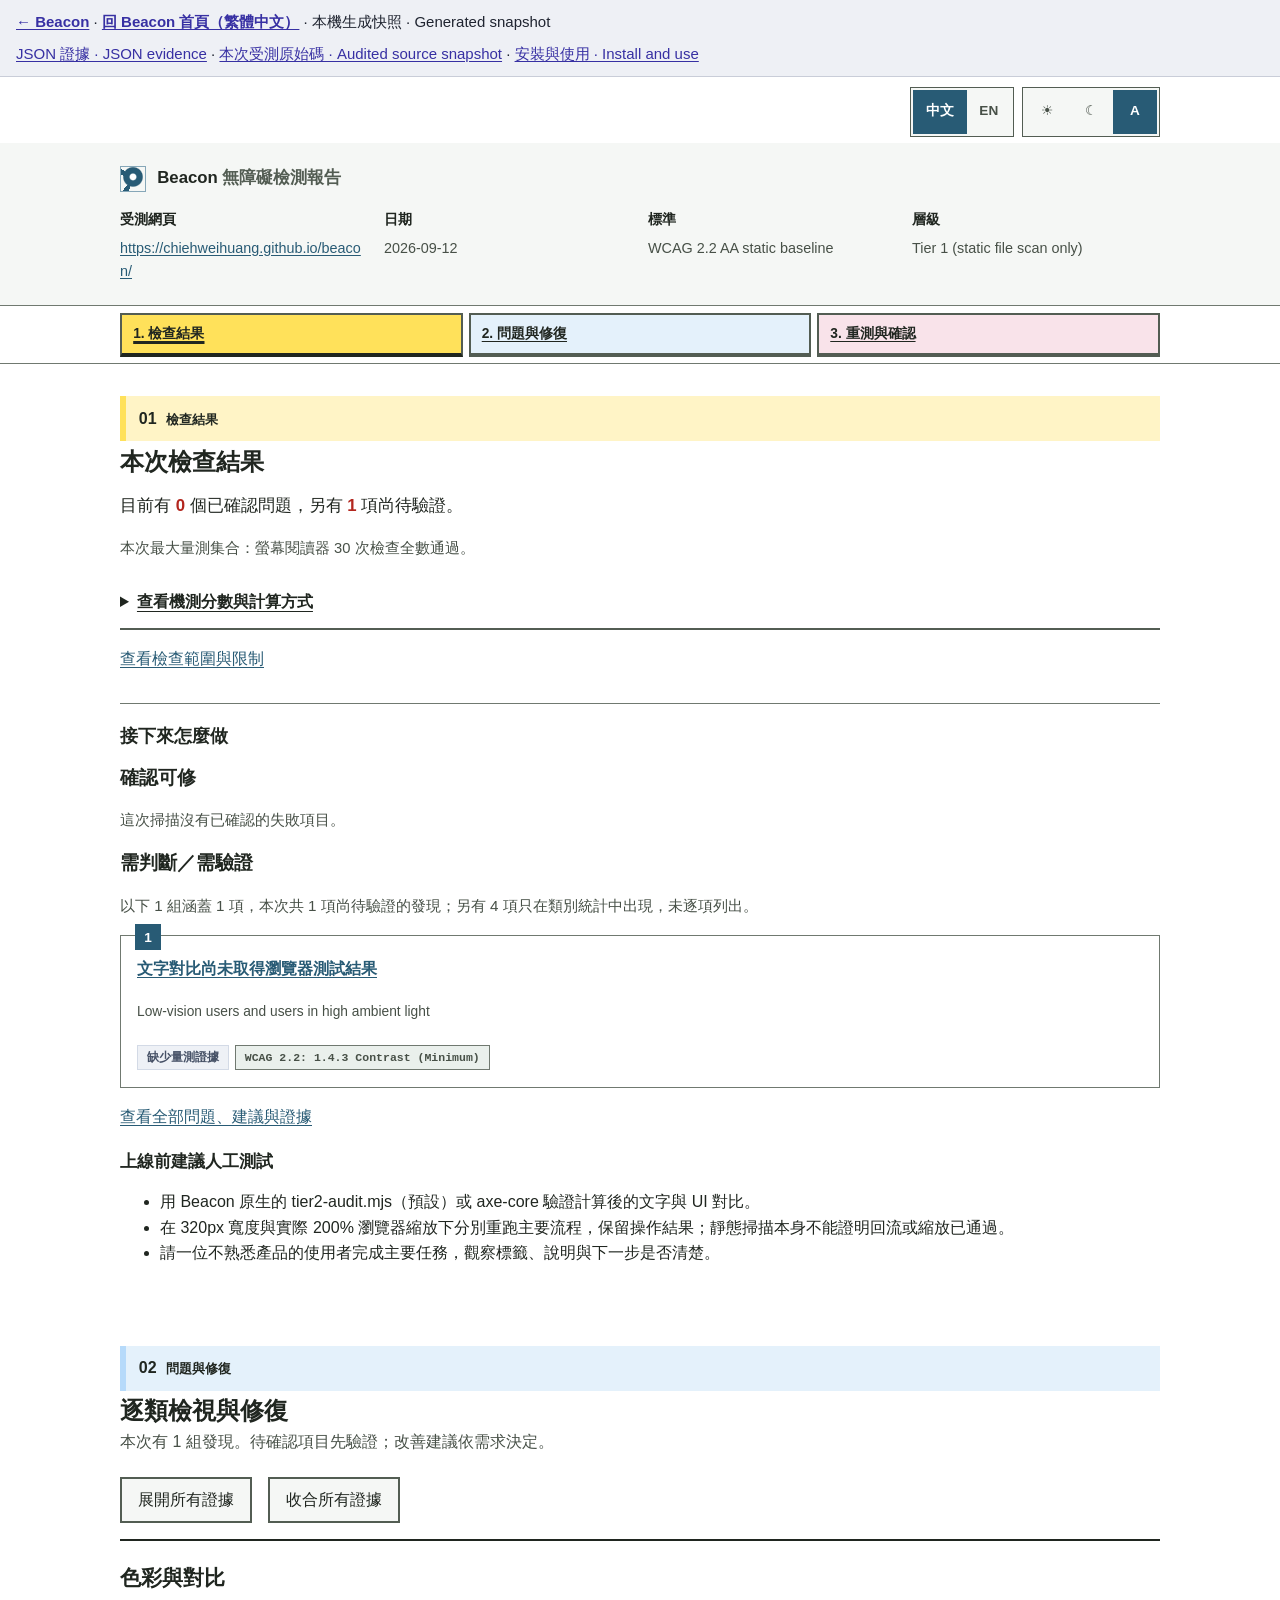
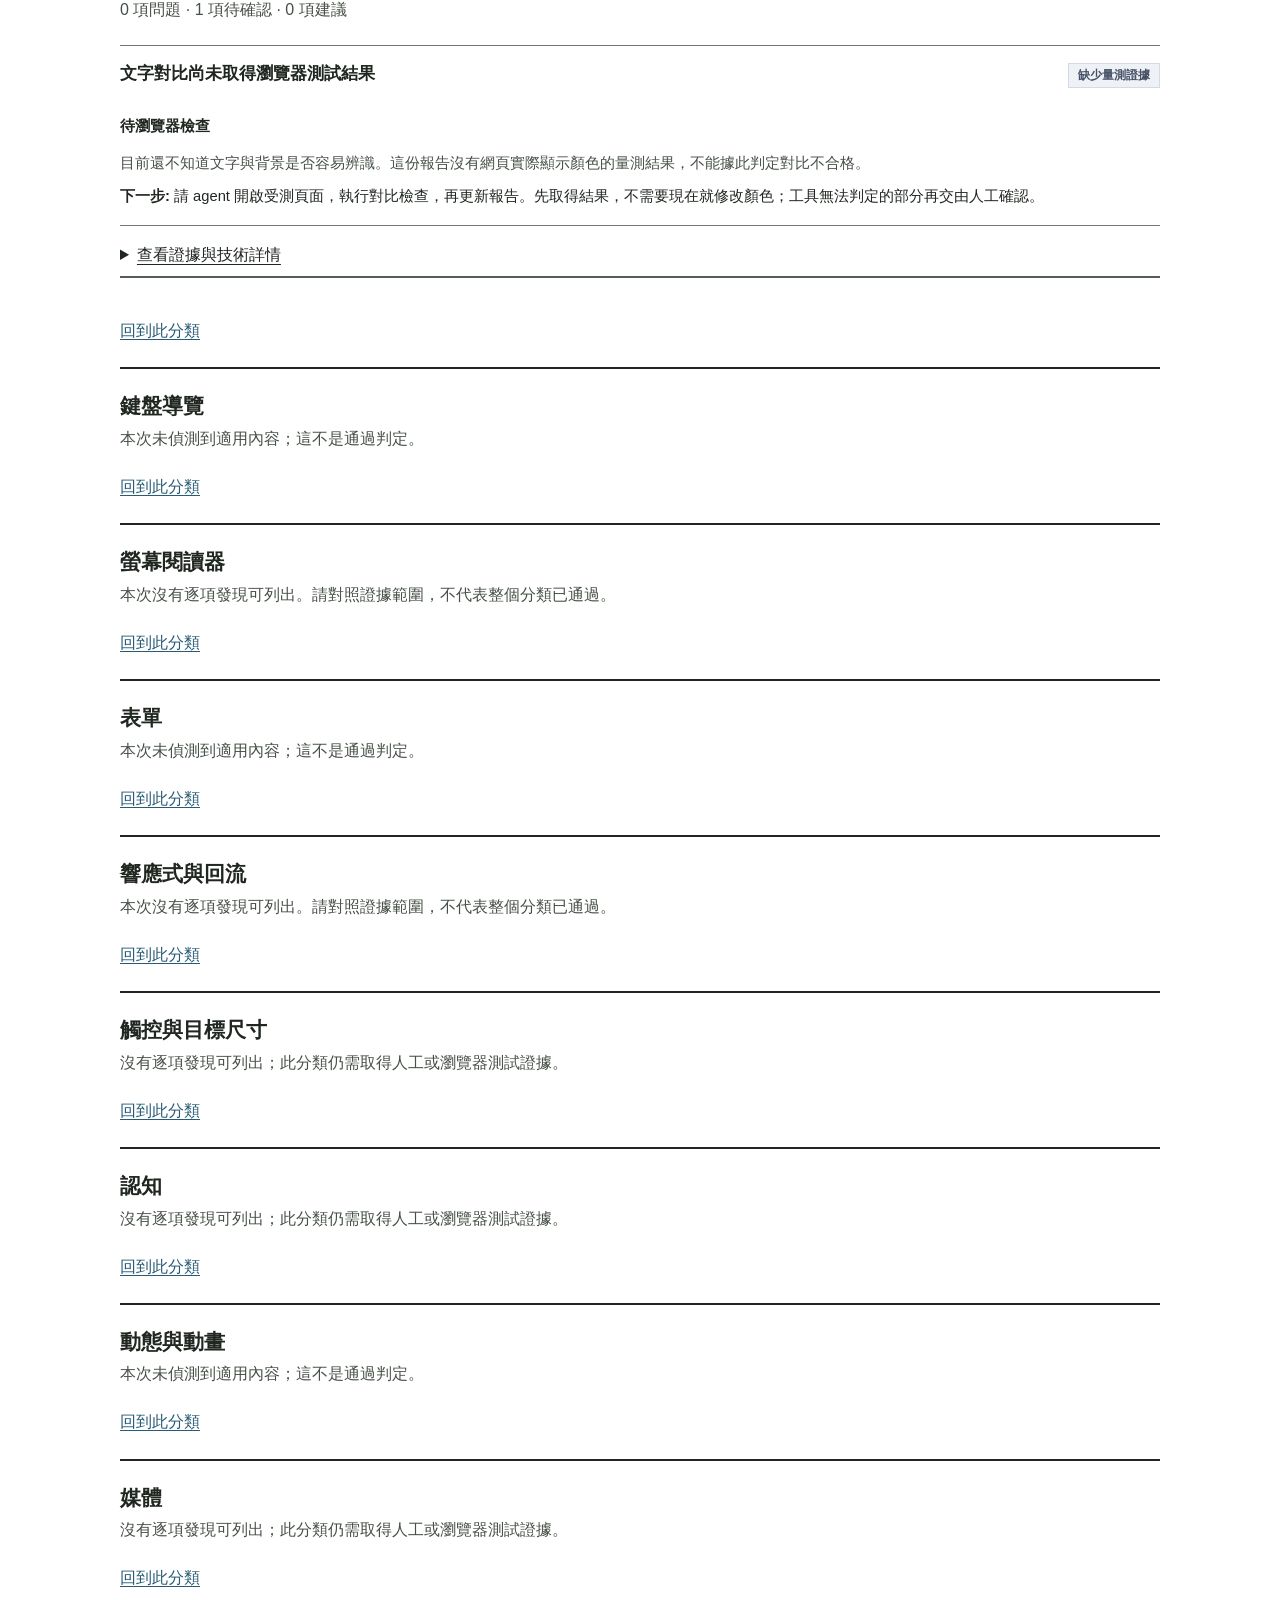
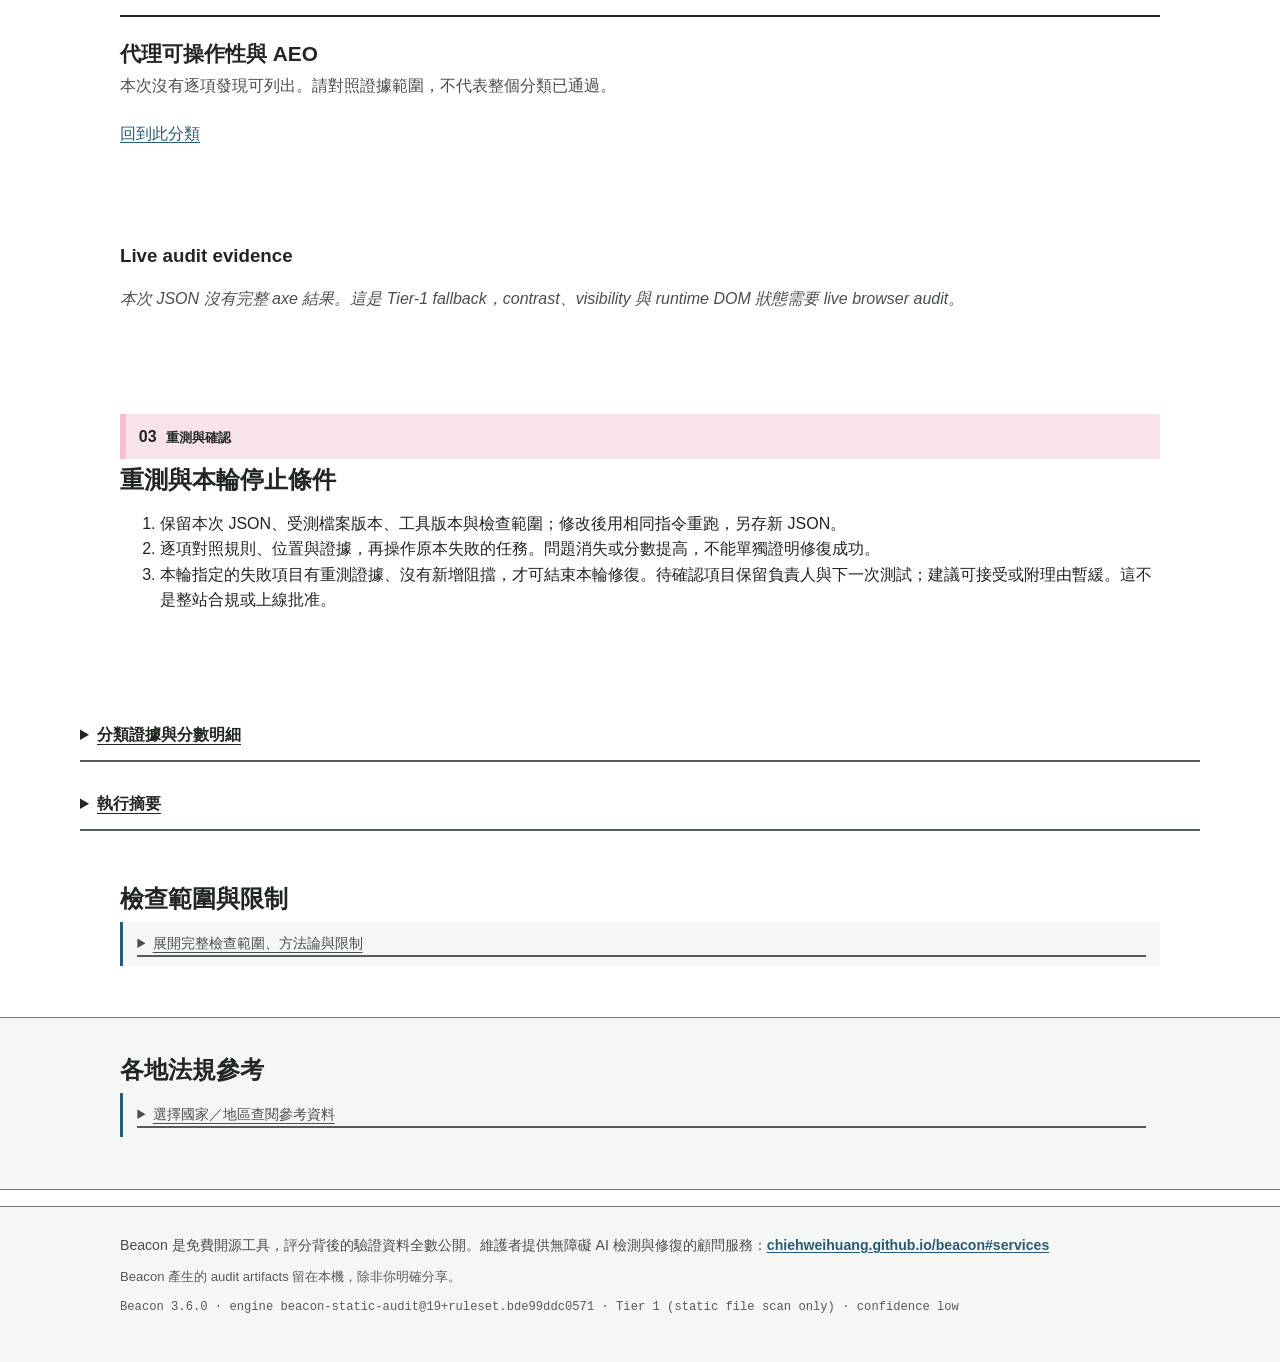
<file: docs/reports/landing-self-audit.html>
<!DOCTYPE html>
<html lang="zh-Hant">
<head>
<meta charset="utf-8">
<meta name="viewport" content="width=device-width, initial-scale=1">
<title>Beacon 無障礙檢測報告 &middot; Accessibility Audit Report &mdash; chiehweihuang.github.io</title>
<style>

/* ============================================================
   Beacon report presentation, shared by both adapters.
   Signature: evidence-density meter — a score's weight is shown
   next to the score, so "0 on 1 check" never reads like "100 on 6".
   ============================================================ */

/* ---- font stacks: explicit CJK-safe everywhere; no legacy serif fallback ---- */
:root{
  /* Arial-first Latin sans; explicit TC + JP sans cover every CJK glyph so
     no Ming/Mincho serif is ever reachable (esp. Japanese on Windows). */
  --sans:Arial,"Segoe UI",system-ui,-apple-system,"Noto Sans TC","Noto Sans JP",
         "Yu Gothic UI","Yu Gothic",Meiryo,"Hiragino Sans","Microsoft JhengHei",sans-serif;
  /* mono Latin for code; CJK inside code falls to an explicit CJK sans
     before the final monospace keyword. */
  --mono:ui-monospace,"Cascadia Code",Consolas,"SFMono-Regular","Noto Sans Mono",
         "Noto Sans TC","Yu Gothic UI",Meiryo,"Microsoft JhengHei",monospace;

  /* light (default) */
  --bg:#ffffff;
  --surface:#f5f7f5;
  --surface-2:#eaf0ec;
  --ink:#202620;
  --ink-soft:#475047;
  --ink-muted:#535d53;
  --border:#707970;
  --border-strong:#535d53;

  --beacon:#285b75;
  --beacon-soft:#e5f0f5;
  --beacon-line:#86a7b8;

  --crit:#b3261e;   --crit-bg:#fbeceb;  --crit-line:#f0c9c6;
  --warn:#8a5a00;   --warn-bg:#fbf3e1;  --warn-line:#ecdcb2;
  --pass:#1f7a43;   --pass-bg:#e7f4ec;  --pass-line:#bfe3cd;
  --review:#465166; --review-bg:#eef1f6;--review-line:#d3dae6;
  --thin:#544bc0;

  --shadow:none;
  --radius:0;
  --interaction-bg:#fff2bb;
  --active-bg:#ffe15a;
  --step-one:#fff4c6;--step-one-active:#ffe15a;
  --step-two:#e4f1fb;--step-two-active:#b6dafa;
  --step-three:#f9e3ea;--step-three-active:#f3bfd1;
  --maxw:1080px;
  color-scheme:light;

  /* ---- compatibility aliases: let the pre-v3.2 CSS blocks below (methodology,
     legal risk, axe evidence, manual checks, AEO/life-safety banners, delta,
     lighthouse) keep working unchanged against the new token names. Declared
     ONCE here (never re-declared in the dark/theme blocks) so they keep
     following --ink/--beacon/--crit/etc. through every override. ---- */
  --text:var(--ink); --text-muted:var(--ink-soft); --text-soft:var(--ink-muted);
  --border-soft:var(--border);
  --accent:var(--beacon); --accent-hover:var(--beacon); --accent-bg:var(--beacon-soft); --accent-text:var(--bg);
  --fail:var(--crit); --fail-bg:var(--crit-bg);
  --tip:var(--beacon); --tip-bg:var(--beacon-soft);
  --info:var(--review); --info-bg:var(--review-bg); --info-border:var(--review-line);
  --font:var(--sans); --font-mono:var(--mono);
  --mid:var(--warn);
}
@media (prefers-color-scheme:dark){
  :root{
    --interaction-bg:#3b3822;
    --active-bg:#514719;
    --step-one:#35301b;--step-one-active:#514719;
    --step-two:#203442;--step-two-active:#31536a;
    --step-three:#3d2831;--step-three-active:#61394b;
    --bg:#151916;
    --surface:#1e2520;
    --surface-2:#29332b;
    --ink:#eef3ef;
    --ink-soft:#bdc8bf;
    --ink-muted:#a0aea3;
    --border:#77877b;
    --border-strong:#94a498;

    --beacon:#8dcbe9;
    --beacon-soft:#233b44;
    --beacon-line:#5f8d9e;

    --crit:#f4877f; --crit-bg:#2b1513; --crit-line:#4a221f;
    --warn:#e8b55c; --warn-bg:#271f0f; --warn-line:#463713;
    --pass:#5fc98a; --pass-bg:#122619; --pass-line:#1f4630;
    --review:#9aa6bc;--review-bg:#1a2230;--review-line:#303c50;
    --thin:#a29cf0;

    --shadow:none;
    color-scheme:dark;
  }
}

/* ---- user-explicit theme override via toolbar; wins over the media query ---- */
:root[data-theme="light"]{
  --interaction-bg:#fff2bb;--active-bg:#ffe15a;
  --step-one:#fff4c6;--step-one-active:#ffe15a;
  --step-two:#e4f1fb;--step-two-active:#b6dafa;
  --step-three:#f9e3ea;--step-three-active:#f3bfd1;
  --bg:#ffffff;--surface:#f5f7f5;--surface-2:#eaf0ec;
  --ink:#202620;--ink-soft:#475047;--ink-muted:#535d53;
  --border:#707970;--border-strong:#535d53;
  --beacon:#285b75;--beacon-soft:#e5f0f5;--beacon-line:#86a7b8;
  --crit:#b3261e;--crit-bg:#fbeceb;--crit-line:#f0c9c6;
  --warn:#8a5a00;--warn-bg:#fbf3e1;--warn-line:#ecdcb2;
  --pass:#1f7a43;--pass-bg:#e7f4ec;--pass-line:#bfe3cd;
  --review:#465166;--review-bg:#eef1f6;--review-line:#d3dae6;
  --thin:#544bc0;
  --shadow:none;
  color-scheme:light;
}
:root[data-theme="dark"]{
  --interaction-bg:#3b3822;--active-bg:#514719;
  --step-one:#35301b;--step-one-active:#514719;
  --step-two:#203442;--step-two-active:#31536a;
  --step-three:#3d2831;--step-three-active:#61394b;
  --bg:#151916;--surface:#1e2520;--surface-2:#29332b;
  --ink:#eef3ef;--ink-soft:#bdc8bf;--ink-muted:#a0aea3;
  --border:#77877b;--border-strong:#94a498;
  --beacon:#8dcbe9;--beacon-soft:#233b44;--beacon-line:#5f8d9e;
  --crit:#f4877f;--crit-bg:#2b1513;--crit-line:#4a221f;
  --warn:#e8b55c;--warn-bg:#271f0f;--warn-line:#463713;
  --pass:#5fc98a;--pass-bg:#122619;--pass-line:#1f4630;
  --review:#9aa6bc;--review-bg:#1a2230;--review-line:#303c50;
  --thin:#a29cf0;
  --shadow:none;
  color-scheme:dark;
}

/* ---- language switch: default zh. .lang-en/.lang-zh toggle by body[data-active-lang];
   compact inline "中文 · English" labels (chips, filter buttons) stay bilingual always. ---- */
body[data-active-lang="zh"] .lang-en,
body:not([data-active-lang]) .lang-en{display:none!important}
body[data-active-lang="en"] .lang-zh{display:none!important}
body[data-active-lang="en"] .lang-en{color:inherit;font-size:1em;
  font-weight:inherit;line-height:inherit;margin:0}

/* ---- report toolbar (language + theme); static so the sticky jump-nav keeps top:0 ---- */
.report-toolbar{display:flex;flex-wrap:wrap;gap:.5rem;justify-content:flex-end;
  max-width:var(--maxw);margin:0 auto;padding:.6rem 20px .4rem}
.tb-group{display:inline-flex;background:var(--surface);border:1px solid var(--border);
  border-radius:0;padding:2px;box-shadow:var(--shadow)}
.tb-group button{background:transparent;border:0;color:var(--ink-soft);font:inherit;
  font-size:.85rem;font-weight:600;cursor:pointer;padding:.4rem .8rem;min-height:44px;
  min-width:44px;border-radius:0;display:inline-flex;align-items:center;
  justify-content:center;line-height:1.2;transition:background .15s,color .15s}
.tb-group button:hover{color:var(--ink)}
.tb-group button[aria-pressed="true"]{background:var(--beacon);color:var(--bg)}

*{box-sizing:border-box}
html{-webkit-text-size-adjust:100%}
body{
  margin:0;
  font-family:var(--sans);
  font-size:16px;
  line-height:1.6;
  color:var(--ink);
  background:var(--bg);
}
img{max-width:100%;height:auto}
/* UA sets pre/code to bare monospace, defeating .diff's var(--mono); force the
   explicit stack so CJK in code never reaches a legacy font. */
pre,code,kbd,samp{font-family:var(--mono)}
a{color:var(--beacon);text-underline-offset:2px}
p,a,li,td,th,h1,h2,h3{overflow-wrap:anywhere;word-break:break-word}
a:hover{text-decoration-thickness:2px}
:focus-visible{outline:3px solid var(--beacon);outline-offset:2px;border-radius:0}
.wrap{max-width:var(--maxw);margin:0 auto;padding:0 20px}
h1,h2,h3{line-height:1.25;letter-spacing:0}
code{background:var(--surface-2);padding:.1rem .35rem;border-radius:0;font-size:.9em}
.skip{position:absolute;left:-9999px;top:0;background:var(--ink);color:var(--bg);
  padding:10px 16px;border-radius:0;z-index:100}
.skip:focus{left:0}

/* ---- eyebrow / layer labels: the numbered layers are a real reading sequence ---- */
.eyebrow{display:flex;align-items:baseline;gap:.6rem;margin:0 0 .35rem;
  font-size:.82rem;font-weight:700;letter-spacing:0;text-transform:uppercase;
  color:var(--beacon)}
.eyebrow .num{font-variant-numeric:tabular-nums;font-size:1rem;
  color:var(--ink-muted);letter-spacing:0}
.layer-h{font-size:1.5rem;margin:.1rem 0 .2rem}
.layer-sub{color:var(--ink-soft);margin:.1rem 0 1.4rem;max-width:62ch}

/* =========================== HEADER =========================== */
.masthead{background:var(--surface);border-bottom:1px solid var(--border)}
.masthead .wrap{padding-top:1.4rem;padding-bottom:1.4rem}
.brand{display:flex;align-items:center;gap:.7rem;font-weight:700;font-size:1.05rem}
.beacon-mark{width:26px;height:26px;flex:0 0 auto;border-radius:0;
  background:radial-gradient(circle at 50% 42%,#fff 0 14%,var(--beacon) 20% 46%,transparent 52%),
             conic-gradient(from 200deg,var(--beacon) 0 22deg,transparent 22deg 90deg,
             var(--beacon) 90deg 112deg,transparent 112deg);
  box-shadow:0 0 0 1px var(--beacon-line) inset}
.metagrid{display:grid;grid-template-columns:repeat(4,minmax(0,1fr));gap:1rem;margin:1rem 0 0;
  font-size:.9rem;color:var(--ink-soft)}
.metagrid>div{min-width:0;overflow-wrap:anywhere}
.metagrid dt{color:var(--ink);font-weight:600;margin:0 0 .35rem}
.metagrid dd{margin:0;overflow-wrap:anywhere}
@media(max-width:1000px){.metagrid{grid-template-columns:repeat(2,minmax(min(20rem,100%),1fr))}}
@media(max-width:700px){.metagrid{grid-template-columns:minmax(0,1fr)}}
.engine-tag{font-family:var(--mono);font-size:.78rem;color:var(--ink-muted)}

/* jump nav */
.jump{position:sticky;top:0;z-index:40;background:color-mix(in srgb,var(--bg) 88%,transparent);
  backdrop-filter:blur(8px);border-bottom:1px solid var(--border)}
.jump ul{display:grid;grid-template-columns:repeat(3,minmax(0,1fr));gap:.35rem;margin:0 auto;padding:.4rem 20px;
  list-style:none;max-width:var(--maxw)}
.jump a{white-space:nowrap;text-decoration:none;color:var(--ink-soft);font-size:.86rem;
  font-weight:600;padding:.5rem .7rem;border-radius:0;min-height:44px;display:flex;
  align-items:center;height:100%}
.jump a:hover{background:var(--surface-2);color:var(--ink)}

/* =========================== 01 DECISION / HERO =========================== */
.hero{padding:2.4rem 0 2rem;position:relative}
.hero .wrap{position:relative;z-index:1}
.verdict{display:block}
.overall{display:grid;gap:1rem;min-width:0}
.metric-pair{display:grid;grid-template-columns:repeat(2,minmax(9rem,1fr));gap:.75rem;max-width:40rem}
.metric{min-width:0;padding:1rem;border:1px solid var(--border);border-radius:0;background:var(--surface)}
.metric-label{display:block;font-size:.82rem;font-weight:700;color:var(--ink-soft)}
.metric-value{display:flex;align-items:baseline;gap:.25rem;margin:.35rem 0 0;font-variant-numeric:tabular-nums}
.metric-value b{font-size:2.25rem;line-height:1;font-weight:800;color:var(--ink)}
.metric-value span{font-size:.78rem;color:var(--ink-muted)}
.metric-value.s-crit b{color:var(--crit)}
.metric-value.s-warn b{color:var(--warn)}
.metric-value.s-pass b{color:var(--pass)}
.metric-note{margin:.45rem 0 0;font-size:.78rem;line-height:1.35;color:var(--ink-muted)}
.coverage-track{height:.45rem;margin-top:.55rem;border-radius:0;background:var(--surface-2);overflow:hidden}
.coverage-track span{display:block;height:100%;background:var(--accent)}
.scope-summary{margin-top:.65rem;padding-top:.55rem;border-top:1px solid var(--border);font-size:.78rem;line-height:1.45;color:var(--ink-muted)}
.scope-summary p{margin:.15rem 0}
.scope-summary b{color:var(--ink-soft)}
.verdict-detail{min-width:0}
@media(max-width:430px){.metric-pair{grid-template-columns:minmax(0,1fr)}}
.band{display:inline-flex;align-items:center;gap:.4rem;padding:.28rem .7rem;border-radius:0;
  font-size:.84rem;font-weight:700;border:1px solid transparent}
.coverage{margin-top:.55rem;font-size:.92rem;color:var(--ink-soft)}
.coverage b{color:var(--ink);font-variant-numeric:tabular-nums}
.honesty{margin-top:.9rem;padding:.85rem 1rem;border-left:4px solid var(--beacon);
  background:var(--beacon-soft);border-radius:0;font-size:.92rem;color:var(--ink)}

/* fix these next */
.fixnext{margin-top:2rem;border-top:1px solid var(--border);padding-top:1.3rem}
.fixnext > h2{margin:0;font-size:1.12rem;display:flex;align-items:center;gap:.5rem}
.fixnext .clear-line{margin:.5rem 0 1.1rem;font-size:.95rem;color:var(--ink-soft)}
.fixnext .clear-line b{color:var(--crit);font-variant-numeric:tabular-nums}
.fixlist{display:grid;gap:1.2rem;grid-template-columns:repeat(auto-fit,minmax(min(23rem,100%),1fr))}
.fixcard{position:relative;background:var(--bg);border:1px solid var(--border);
  border-radius:0;padding:1rem 1rem 1.05rem;display:flex;flex-direction:column;gap:.5rem}
.fixcard .rank{position:absolute;top:-12px;left:14px;width:26px;height:26px;border-radius:0;
  background:var(--beacon);color:#fff;font-weight:800;font-size:.85rem;display:flex;
  align-items:center;justify-content:center;font-variant-numeric:tabular-nums}
@media (prefers-color-scheme:dark){.fixcard .rank{color:#1a1206}}
.fixcard h3{margin:.35rem 0 0;font-size:1rem;line-height:1.35;font-weight:700}
.fixcard .who{font-size:.86rem;color:var(--ink-soft)}
.fixcard .foot{margin-top:auto;display:flex;flex-wrap:wrap;gap:.4rem;align-items:center;
  font-size:.76rem}

/* chips / badges */
.chip{display:inline-flex;align-items:center;gap:.35rem;padding:.2rem .55rem;border-radius:0;
  font-size:.75rem;font-weight:600;line-height:1.4;border:1px solid transparent}
.chip.crit{background:var(--crit-bg);color:var(--crit);border-color:var(--crit-line)}
.chip.warn{background:var(--warn-bg);color:var(--warn);border-color:var(--warn-line)}
.chip.pass{background:var(--pass-bg);color:var(--pass);border-color:var(--pass-line)}
.chip.review{background:var(--review-bg);color:var(--review);border-color:var(--review-line)}
.chip.wcag{background:var(--surface-2);color:var(--ink-soft);border-color:var(--border);
  font-family:var(--mono);font-size:.72rem}

/* =========================== 02 EVIDENCE / CATEGORIES =========================== */
section{padding:2.2rem 0}
.section-alt{background:var(--surface);border-top:1px solid var(--border);
  border-bottom:1px solid var(--border)}
.catgrid{display:grid;gap:1rem;grid-template-columns:repeat(auto-fit,minmax(min(23rem,100%),1fr))}
.catcard{display:flex;flex-direction:column;gap:.6rem;background:var(--bg);
  border:1px solid var(--border);border-radius:0;padding:1rem 1.05rem;
  text-decoration:none;color:inherit;transition:border-color .15s,transform .15s}
.catcard:hover{border-color:var(--border-strong);transform:translateY(-2px)}
.catcard.nmc{background:var(--surface);opacity:.9}
.cat-top{display:flex;align-items:flex-start;justify-content:space-between;gap:.6rem}
.cat-name{font-weight:700;font-size:1.02rem;line-height:1.3}
.score-badge{flex:0 0 auto;text-align:center;min-width:52px}
.score-badge b{font-size:1.7rem;font-weight:800;font-variant-numeric:tabular-nums;
  line-height:1;letter-spacing:0}
.score-badge b.s-crit{color:var(--crit)}
.score-badge b.s-warn{color:var(--warn)}
.score-badge b.s-pass{color:var(--pass)}
.score-badge small{display:block;font-size:.68rem;color:var(--ink-muted)}
.state-badge{flex:0 0 auto;font-size:.74rem;font-weight:700;text-align:right;max-width:120px}
/* A+ thin-evidence qualifier: same line as the score, same dark/bold weight as the
   score itself — never colour-alone (user ruling 2026-08-08). */
.score-bound{flex:0 0 auto;display:flex;align-items:baseline;gap:.4rem;flex-wrap:wrap;
  justify-content:flex-end}
.score-qual{font-size:.78rem;font-weight:700;color:var(--thin);background:var(--bg);
  border:1px solid currentColor;border-radius:0;padding:.1rem .55rem;white-space:nowrap}

/* evidence-density meter — THE signature */
.evi{margin-top:.1rem}
.evi-track{height:8px;border-radius:0;background:var(--surface-2);overflow:hidden;
  border:1px solid var(--border)}
.evi-fill{height:100%;background:linear-gradient(90deg,var(--beacon),var(--beacon-line))}
.evi-label{margin-top:.4rem;font-size:.8rem;color:var(--ink-soft);
  display:flex;justify-content:space-between;gap:.5rem;flex-wrap:wrap}
.evi-label .tier{font-weight:700}
.evi-label .tier.high{color:var(--pass)}
.evi-label .tier.mod{color:var(--ink)}
.evi-label .tier.low{color:var(--thin)}
.evi-label .tier.nmc{color:var(--review)}
.cat-cause{font-size:.87rem;color:var(--ink-soft);margin:0}
.cat-cause b{color:var(--ink)}
.tension{font-size:.83rem;background:var(--crit-bg);border:1px solid var(--crit-line);
  color:var(--ink);border-radius:0;padding:.5rem .6rem;margin:0}
.tension b{color:var(--crit)}

/* =========================== 03 FINDINGS =========================== */
.filters{display:flex;flex-wrap:wrap;gap:.5rem;margin:0 0 1.5rem}
.filters .flabel{font-size:.85rem;color:var(--ink-soft);align-self:center;margin-right:.2rem}
.fbtn{font:inherit;font-size:.83rem;font-weight:600;cursor:pointer;padding:.4rem .75rem;
  border-radius:0;border:1px solid var(--border);background:var(--bg);color:var(--ink-soft);
  min-height:44px}
.fbtn[aria-pressed="true"]{background:var(--ink);color:var(--bg);border-color:var(--ink)}
.fbtn:hover{border-color:var(--border-strong)}
.fgroup{border-top:1px solid var(--border);margin-bottom:1.5rem;
  background:var(--bg)}
.review-steps,.review-controls{display:flex;flex-wrap:wrap;gap:1rem;margin:1rem 0}
.review-controls button{font:inherit;color:var(--ink);background:var(--surface);border:1px solid var(--border);border-radius:0;min-height:44px;padding:.5rem 1rem}
.review-category{border-top:2px solid var(--ink);padding:1.5rem 0}
.category-heading h3{font-size:1.3rem;margin:0}
.category-status{display:block;margin:.4rem 0;color:var(--ink-soft)}
.category-content{padding-top:1rem}
.finding-evidence{margin-top:1rem;border-top:1px solid var(--border);padding-top:.5rem}
.finding-evidence>summary{cursor:pointer;min-height:44px;padding:.5rem 0}
.fg-title{margin:0}
.fg-head{padding:1rem 0 .25rem;display:flex;flex-wrap:wrap;gap:.6rem 1rem;
  align-items:baseline}
.fg-head .fg-title{font-size:1.08rem;font-weight:700;flex:1 1 260px;line-height:1.3}
.fg-count{font-variant-numeric:tabular-nums;font-weight:800;font-size:1.05rem}
.fg-body{padding:.5rem 0 1rem}
.who-line{margin:0 0 .85rem;font-size:.93rem;color:var(--ink)}
.who-line .who-badge{font-weight:700;color:var(--beacon)}
.meta-row{display:flex;flex-wrap:wrap;gap:.45rem;margin:0 0 .9rem}
.diff{font-family:var(--mono);font-size:.82rem;line-height:1.55;border-radius:0;
  border:1px solid var(--border);overflow:hidden;margin:.2rem 0 1rem}
/* pre-wrap + a hanging indent so a wrapped line's continuation aligns under
   the code, not under the +/- tag glyph; overflow-wrap covers unbroken tokens
   (long URLs/class chains) so nothing forces the box wider than its container. */
.diff pre{margin:0;padding:.7rem .9rem .7rem 2.3rem;text-indent:-1.4rem;
  white-space:pre-wrap;overflow-wrap:anywhere;word-break:break-word}
.diff .before{background:var(--crit-bg);color:var(--ink)}
.diff .tag{display:inline-block;font-weight:700;margin-right:.5rem;user-select:none;color:var(--crit)}
.loclist{font-family:var(--mono);font-size:.8rem;color:var(--ink-soft);
  background:var(--surface);border:1px solid var(--border);border-radius:0;padding:.55rem .7rem;
  margin:0 0 .6rem;max-height:8.5rem;overflow-y:auto}
.loclist span{display:inline-block;margin:.1rem .5rem .1rem 0;overflow-wrap:anywhere}
.standard-line{font-size:.92rem;margin:.6rem 0 0;color:var(--ink-soft)}
.standard-line strong{color:var(--beacon)}
.fix-line{font-size:.92rem;margin:.6rem 0 0}
.fix-line strong{color:var(--ink)}

/* =========================== 04 CLIENT / EXEC SUMMARY =========================== */
.exec{border:1px solid var(--border-strong);border-radius:0;
  background:var(--bg);box-shadow:var(--shadow)}
.exec-head{padding:1.1rem 1.3rem;background:var(--surface-2);border-bottom:1px solid var(--border)}
.exec-head h3{margin:0;font-size:1.35rem;min-width:0}
.exec-head p{margin:.3rem 0 0;color:var(--ink-soft);font-size:.9rem}
.exec-body{padding:1.3rem}
.exec-body h3{font-size:1.02rem;margin:1.3rem 0 .5rem}
.exec-body h3:first-child{margin-top:0}
.exec-lead{font-size:1.05rem;line-height:1.6}
.exec-lead b{color:var(--crit)}
.prio{counter-reset:p;list-style:none;padding:0;margin:.4rem 0}
.prio li{position:relative;padding:.55rem 0 .55rem 2.2rem;border-bottom:1px dashed var(--border)}
.prio li::before{counter-increment:p;content:counter(p);position:absolute;left:0;top:.5rem;
  width:1.6rem;height:1.6rem;border-radius:0;background:var(--beacon-soft);color:var(--beacon);
  font-weight:800;display:flex;align-items:center;justify-content:center;font-size:.85rem}
.expose{display:flex;flex-wrap:wrap;gap:.4rem;margin:.3rem 0 .2rem}
.exec-note{margin-top:1.2rem;padding:.85rem 1rem;background:var(--beacon-soft);
  border-left:4px solid var(--beacon);border-radius:0;font-size:.9rem}

/* =========================== FOOTER =========================== */
footer{border-top:1px solid var(--border);background:var(--surface);margin-top:1rem}
footer .wrap{padding:1.5rem 20px 2.6rem;font-size:.88rem;color:var(--ink-soft)}
footer p{margin:.2rem 0}
footer a{font-weight:600}
.foot-engine{font-family:var(--mono);font-size:.76rem;color:var(--ink-muted);margin-top:.7rem}

/* =========================== ported from v3.1: methodology / legal / axe / AEO / life-safety / delta =========================== */
.methodology-panel{font-size:.92rem;line-height:1.7}
.methodology-panel h3{margin-top:1.8rem;color:var(--accent);border-bottom:1px solid var(--border);padding-bottom:.3rem}
.methodology-panel .meta-note{color:var(--text-muted);font-size:.85rem;background:var(--surface);padding:.5rem .8rem;border-radius:0;margin:.5rem 0 1rem}
.methodology-panel .section-intro{color:var(--text-muted);font-size:.88rem;margin:.3rem 0 .6rem}
.methodology-panel ul,.methodology-panel ol{margin:.4rem 0 .8rem 1.4rem}
.methodology-panel li{margin:.35rem 0}
.capability-list li::marker{color:var(--pass)}
.limitation-list li::marker{color:var(--warn)}
.workflow-list li::marker{color:var(--accent);font-weight:700}
.usage-list li::marker{color:var(--text-muted)}
.methods-details{background:var(--surface);border-radius:0;padding:.6rem .9rem;margin:.5rem 0 1rem;border-left:3px solid var(--accent)}
.methods-details summary{cursor:pointer;color:var(--text-muted);font-size:.9rem}
.methods-list{margin-top:.5rem;font-size:.85rem;color:var(--text-muted)}
.live-audit-note{background:var(--warn-bg);border:1px solid var(--warn);border-left:6px solid var(--warn);border-radius:0;padding:.8rem 1rem;margin:.8rem 0 1rem;color:var(--text)}
.manual-checks{margin:1.2rem 0}
.manual-check-grid{display:grid;grid-template-columns:repeat(auto-fit,minmax(min(23rem,100%),1fr));gap:.8rem;margin-top:.8rem}
.manual-check-card{background:var(--surface);border:1px solid var(--border);border-radius:0;padding:.9rem}
.manual-check-card h4{margin:.2rem 0 .45rem;font-size:.98rem}
.manual-check-card p{margin:.35rem 0;font-size:.86rem}
.manual-check-meta{color:var(--text-soft);font-size:.74rem;text-transform:uppercase;letter-spacing:0}
.reader-task-evidence{margin:1.2rem 0 1.6rem;padding:1rem 1.1rem;background:var(--surface);border:1px solid var(--border);border-left:6px solid var(--accent);border-radius:0;line-height:1.65}
.reader-task-evidence h3{margin:.1rem 0 .7rem;color:var(--accent)}
.reader-task-evidence h4{margin:1rem 0 .45rem;color:var(--text)}
.reader-status{display:flex;flex-wrap:wrap;gap:.35rem .9rem;align-items:baseline;padding:.7rem .85rem;background:var(--surface-2);border:1px solid var(--border);border-radius:0}
.reader-status strong{color:var(--text)}
.reader-status span{color:var(--text-muted)}
.reader-status-missing{border-left:4px solid var(--warn)}
.reader-intent-grid{display:grid;grid-template-columns:repeat(auto-fit,minmax(min(20rem,100%),1fr));gap:.7rem;margin:.9rem 0}
.reader-intent-grid>div{min-width:0;padding:.65rem .8rem;border:1px solid var(--border);border-radius:0;background:var(--bg)}
.reader-label{display:block;color:var(--text-muted);font-size:.78rem;font-weight:700}
.reader-value{display:block;overflow-wrap:anywhere}
.reader-task-row{padding:.75rem 0;border-top:1px solid var(--border)}
.reader-task-row:first-of-type{border-top:0}
.reader-task-heading{display:flex;flex-wrap:wrap;gap:.4rem .8rem;align-items:baseline}
.reader-task-heading strong{overflow-wrap:anywhere}
.reader-outcome,.reader-at-status{display:inline-block;padding:.08rem .45rem;border:1px solid var(--border);border-radius:0;color:var(--text-muted);font-size:.78rem}
.reader-task-row p{margin:.35rem 0}
.reader-task-row ul{margin:.25rem 0 .55rem 1.25rem}
.reader-surface-summary{margin-top:.7rem;padding-top:.7rem;border-top:1px solid var(--border)}
.reader-snapshot{margin-top:.7rem}
.reader-snapshot summary{cursor:pointer;color:var(--accent);font-weight:600}
.reader-snapshot pre{margin:.6rem 0 0;padding:.8rem;background:var(--bg);border:1px solid var(--border);white-space:pre-wrap;overflow-wrap:anywhere;font-family:var(--mono);font-size:.78rem;line-height:1.5}
.reader-at{margin-top:.7rem;padding-top:.7rem;border-top:1px solid var(--border)}
.reader-at ul{list-style:none;margin:.3rem 0 0;padding:0}
.reader-at li{display:flex;flex-wrap:wrap;gap:.35rem .9rem;align-items:baseline;padding:.45rem 0;border-top:1px solid var(--border-soft)}
.axe-evidence{margin:1.2rem 0}
.axe-outcome-list{background:var(--surface);border:1px solid var(--border);border-radius:0;padding:.65rem .85rem;margin:.6rem 0}
.axe-outcome-list summary{cursor:pointer;font-weight:700;color:var(--text)}
.axe-outcome-list ul{margin-top:.6rem}
.axe-outcome-list li{display:flex;flex-wrap:wrap;gap:.3rem .8rem;align-items:baseline;padding:.45rem 0;border-top:1px solid var(--border-soft)}
.rule-id,.rule-criteria{color:var(--text-muted);font-size:.78rem;overflow-wrap:anywhere}
.learn-more a,.axe-outcome-list a{color:var(--accent);text-decoration:underline;text-underline-offset:2px}
.traps-table,.summary-table{width:100%;border-collapse:collapse;margin:.8rem 0;font-size:.9rem}
.traps-table th,.summary-table th{text-align:left;padding:.6rem .8rem;background:var(--surface-2);color:var(--accent);font-weight:600;border-bottom:1px solid var(--border)}
.traps-table td,.summary-table td{padding:.6rem .8rem;border-bottom:1px solid var(--border);vertical-align:top;overflow-wrap:anywhere}
.traps-table td:first-child{color:var(--text-muted);font-style:italic;width:38%}
.summary-table .num{text-align:right;font-variant-numeric:tabular-nums}
.legal-risk-panel{font-size:.92rem}
.legal-context-note{background:var(--info-bg);border:1px solid var(--info-border);border-left:6px solid var(--info-border);border-radius:0;padding:.9rem 1rem;margin:.8rem 0 1rem}
.risk-grid{display:grid;grid-template-columns:repeat(auto-fit,minmax(min(23rem,100%),1fr));gap:1rem;margin:1rem 0}
.risk-card{background:var(--surface);padding:1rem;border-radius:0;border-left:4px solid var(--accent)}
.risk-header{display:flex;justify-content:space-between;align-items:center}
.context-badge{color:var(--accent);background:var(--accent-bg);padding:2px 8px;border-radius:0;font-size:.75rem;font-weight:700}
.deadline{color:var(--warn);font-weight:600}
.criteria-map{color:var(--text-muted);font-size:.86rem}
.aeo-disclaimer{background:var(--accent-bg);border:1px solid var(--accent);border-left:6px solid var(--accent);border-radius:0;padding:.9rem 1.1rem;margin:1rem 0 0;font-size:.88rem;line-height:1.65}
.aeo-disclaimer-title{font-size:.98rem;font-weight:700;color:var(--accent);margin-bottom:.4rem}
.aeo-disclaimer p{margin-bottom:.45rem}
.aeo-disclaimer p:last-child{margin-bottom:0}
.aeo-disclaimer-cta{color:var(--text-muted);font-size:.84rem;border-top:1px dashed var(--border);padding-top:.45rem;margin-top:.45rem}
.aeo-disclaimer strong{color:var(--text)}
.life-safety-banner{background:var(--surface-2);border:2px solid var(--fail);border-left:8px solid var(--fail);border-radius:0;padding:1.1rem 1.3rem;margin:.9rem 0;font-size:.95rem;line-height:1.7}
.life-safety-banner .banner-title{font-size:1.1rem;font-weight:700;color:var(--fail)}
.delta{font-size:.75rem;margin-left:4px}
.delta.positive{color:var(--pass)}
.delta.negative{color:var(--fail)}
.delta.neutral{color:var(--text-muted)}
.empty{color:var(--text-muted);font-style:italic}

/* =========================== MOTION / PRINT =========================== */
.supplement{max-width:1160px;margin:1rem auto;padding:0 20px}
.supplement>summary,.score-details>summary{min-height:44px;padding:.8rem 0;cursor:pointer;font-weight:700}
.score-details{margin:1rem 0}
main [id]{scroll-margin-top:var(--nav-offset,5rem)}
.score-details[open]>.verdict{padding-top:1rem}
.jurisdiction-entry{margin:1rem 0}
[hidden]{display:none!important}
#jurisdiction-choice{display:block;max-width:100%;min-height:44px;margin:.5rem 0 1rem;font:inherit;color:var(--ink);background:var(--bg);border:2px solid var(--ink-muted);border-radius:0;padding:.5rem}
.jump li:nth-child(1){--step-bg:var(--step-one);--step-active:var(--step-one-active)}
.jump li:nth-child(2){--step-bg:var(--step-two);--step-active:var(--step-two-active)}
.jump li:nth-child(3){--step-bg:var(--step-three);--step-active:var(--step-three-active)}
.jump a{border:2px solid var(--ink-muted);border-bottom-width:4px;border-radius:0;background:var(--step-bg);color:var(--ink);font-weight:700;text-decoration:underline;text-underline-offset:.25em}
.jump a[aria-current]{background:var(--step-active);border-bottom-color:var(--ink);text-decoration-thickness:3px}
.review-controls button,.report-toolbar button,.tb-group{border-color:var(--ink-muted)}
.review-controls button{border-width:2px}
main summary{border-bottom:2px solid var(--ink-muted)}
summary{cursor:pointer;text-decoration:underline;text-underline-offset:.25em;text-decoration-thickness:1px;overflow-wrap:anywhere}
summary:hover,summary:focus-visible,a:hover,a:focus-visible,button:hover,button:focus-visible{background:var(--interaction-bg);text-decoration:underline;text-decoration-thickness:3px;text-underline-offset:.25em}
.jump a:hover,.jump a:focus-visible{background:var(--step-active)}
.disclosure-open{display:none}
details[open] > summary > .disclosure-open{display:inline}
details[open] > summary > .disclosure-closed{display:none}
[data-report-step]{padding-top:2rem;padding-bottom:2rem}
#layer-decision{--section-bg:var(--step-one);--section-accent:var(--step-one-active)}
#layer-findings{--section-bg:var(--step-two);--section-accent:var(--step-two-active)}
#retest{--section-bg:var(--step-three);--section-accent:var(--step-three-active)}
[data-report-step]>.wrap>.eyebrow,[data-report-step]>.eyebrow{margin-top:0;padding:.6rem .8rem;background:var(--section-bg);border-left:6px solid var(--section-accent);color:var(--ink)}
[data-report-step]>.wrap>.eyebrow .num,[data-report-step]>.eyebrow .num{color:var(--ink)}
[data-report-step] .eyebrow{scroll-margin-top:var(--nav-offset,5rem)}
main a{text-decoration:underline;text-underline-offset:.2em}
.legal-background>summary{cursor:pointer;min-height:44px;padding:.5rem 0}
@media(max-width:430px){.supplement{padding:0 8px}.supplement .wrap{padding:0}.jurisdiction-entry .risk-card{padding:12px}}
@media(max-width:430px){
  .wrap{padding:0 8px}
  .jump{position:static}
  .jump ul{grid-template-columns:minmax(0,1fr);padding:.4rem 8px}
  .jump a{white-space:normal;padding:.5rem .25rem}
  .exec-head,.exec-body,.risk-card,.manual-check-card,.aeo-disclaimer{padding:12px}
  .methodology-panel ul,.methodology-panel ol{margin-left:0;padding-left:0}
  .methods-details{padding:8px 0;border-left:0}
  .exec-note{padding:8px 0;border-left:0}
  main ul,main ol{padding-left:0;list-style-position:inside}
  .fixcard,.catcard,.honesty,.metric,.exec,.exec-head,.exec-body,.risk-card,.manual-check-card,.reader-task-evidence,.aeo-disclaimer,.life-safety-banner{padding-left:0;padding-right:0;border-left:0;border-right:0}
  .fixcard .rank{position:static}
  .fg-head .fg-title{flex-basis:100%}
  .diff pre{padding-left:1.4rem;padding-right:0}
  .reader-status,.reader-intent-grid>div,.reader-notes,.reader-step,.axe-outcome-list{padding-left:0;padding-right:0;border-left:0;border-right:0}
  .loclist{padding-left:0;padding-right:0;border-left:0;border-right:0}
  .prio li{padding-left:0;padding-top:2.2rem}
}
@media (prefers-reduced-motion:reduce){
  *,*::before,*::after{animation-duration:.01ms!important;transition-duration:.01ms!important;
    scroll-behavior:auto!important}
}
@media print{
  :root{--bg:#fff!important;--ink:#000!important;--surface:#fff!important;--surface-2:#fff!important}
  body{font-size:12pt;color:#000}
  .jump,.masthead .engine-tag,.filters,.beacon-mark,.report-toolbar{display:none!important}
  .honesty,.fixnext{box-shadow:none}
  .lang-zh,.lang-en{color:#333}
  a{color:#000;text-decoration:underline}
  section{padding:.6rem 0;break-inside:avoid}
  .exec{break-before:page;border:1px solid #000;box-shadow:none}
  .fgroup,.catcard,.fixcard{break-inside:avoid;box-shadow:none}
  .loclist{overflow:visible;max-height:none}
}

</style>
</head>
<body>
<nav aria-label="Beacon site" style="font-family:Arial,'Noto Sans TC','Microsoft JhengHei','Noto Sans JP','Yu Gothic',sans-serif;font-size:15px;padding:10px 16px;background:#eef0f5;color:#1f2430;border-bottom:1px solid #c9cdd8;overflow-wrap:anywhere;">
  <a href="../index.html" style="color:#3730a3;font-weight:600;">&larr; Beacon</a>
  <span aria-hidden="true"> &middot; </span>
  <a href="../zh-Hant.html" lang="zh-Hant" style="color:#3730a3;font-weight:600;">回 Beacon 首頁（繁體中文）</a>
  <span aria-hidden="true"> &middot; </span>
  <span>本機生成快照 · Generated snapshot</span>
<p style="margin:.5rem 0 0"><a href="landing-self-audit.json" style="color:#3730a3">JSON 證據 · JSON evidence</a> · <a href="landing-self-audit.source.html.txt" style="color:#3730a3">本次受測原始碼 · Audited source snapshot</a> · <a href="../zh-Hant.html#install" style="color:#3730a3">安裝與使用 · Install and use</a></p></nav>
<a class="skip" href="#main-content">跳到主要內容 · Skip to main content</a>


    <div class="report-toolbar" role="toolbar" aria-label="Report preferences / 報告偏好設定">
      <div class="tb-group" role="group" aria-label="Language / 語言">
        <button type="button" data-lang-btn="zh" aria-pressed="true">中文</button>
        <button type="button" data-lang-btn="en" aria-pressed="false">EN</button>
      </div>
      <div class="tb-group" role="group" aria-label="Theme / 主題">
        <button type="button" data-theme-btn="light" aria-pressed="false" aria-label="Light mode / 淺色" title="Light mode / 淺色">&#9728;</button>
        <button type="button" data-theme-btn="dark" aria-pressed="false" aria-label="Dark mode / 深色" title="Dark mode / 深色">&#9790;</button>
        <button type="button" data-theme-btn="auto" aria-pressed="true" aria-label="Follow system / 跟隨系統" title="Follow system / 跟隨系統">A</button>
      </div>
    </div>

    <header class="masthead">
      <div class="wrap">
        <div class="brand">
          <span class="beacon-mark" aria-hidden="true"></span>
          <span>Beacon <span style="color:var(--ink-muted);font-weight:600"><span class="lang-zh" lang="zh-Hant">無障礙檢測報告</span><span class="lang-en" lang="en">Accessibility Audit</span></span></span>
        </div>
        <dl class="metagrid">
          <div><dt><span class="lang-zh" lang="zh-Hant">受測網頁</span><span class="lang-en" lang="en">Audited page</span></dt><dd><a href="https://chiehweihuang.github.io/beacon/" target="_blank" rel="noopener noreferrer">https://chiehweihuang.github.io/beacon/</a></dd></div>
          <div><dt><span class="lang-zh" lang="zh-Hant">日期</span><span class="lang-en" lang="en">Date</span></dt><dd>2026-09-12</dd></div>
          <div><dt><span class="lang-zh" lang="zh-Hant">標準</span><span class="lang-en" lang="en">Standard</span></dt><dd>WCAG 2.2 AA static baseline</dd></div>
          <div><dt><span class="lang-zh" lang="zh-Hant">層級</span><span class="lang-en" lang="en">Tier</span></dt><dd>Tier 1 (static file scan only)</dd></div>
        </dl>
      </div>
    </header>

    <nav class="jump" aria-label="Report sections / 報告章節">
      <ul><li><a href="#layer-decision"><span class="lang-zh" lang="zh-Hant">1. 檢查結果</span><span class="lang-en" lang="en">1. Results</span></a></li><li><a href="#layer-findings"><span class="lang-zh" lang="zh-Hant">2. 問題與修復</span><span class="lang-en" lang="en">2. Review and repair</span></a></li><li><a href="#retest"><span class="lang-zh" lang="zh-Hant">3. 重測與確認</span><span class="lang-en" lang="en">3. Retest and verify</span></a></li></ul>
    </nav>

<main id="main-content" tabindex="-1">

    <section class="hero" id="layer-decision" data-report-step aria-labelledby="h-decision">
      <div class="wrap">
        <p class="eyebrow"><span class="num">01</span> <span class="lang-zh" lang="zh-Hant">檢查結果</span><span class="lang-en" lang="en">Results</span></p>
        <h1 class="layer-h" id="h-decision"><span class="lang-zh" lang="zh-Hant">本次檢查結果</span><span class="lang-en" lang="en">Results of this check</span></h1>

        <p class="exec-lead headline-sentence"><span class="lang-zh" lang="zh-Hant">目前有 <b>0</b> 個已確認問題，另有 <b>1</b> 項尚待驗證。</span><span class="lang-en" lang="en"><b>0</b> confirmed problems, and <b>1</b> item pending verification.</span></p>

        <p class="coverage pass-evidence-line"><span class="lang-zh" lang="zh-Hant">本次最大量測集合：螢幕閱讀器 30 次檢查全數通過。</span><span class="lang-en" lang="en">Largest measured set: all 30 Screen Reader checks passed.</span></p>

        <details class="score-details"><summary><span class="lang-zh" lang="zh-Hant">查看機測分數與計算方式</span><span class="lang-en" lang="en">Machine score and calculation</span></summary>
        <div class="verdict">
          <div class="overall">
            <div class="metric-pair" role="group" aria-label="機測分數與機器證據 / Machine-checked score and machine evidence">
              <div class="metric score-metric">
                <span class="metric-label"><span class="lang-zh" lang="zh-Hant">機測分數</span><span class="lang-en" lang="en">Machine-checked score</span></span>
                <p class="metric-value s-pass"><b>100</b><span>/ 100</span></p>
                <p class="metric-note"><span class="lang-zh" lang="zh-Hant">只計算有證據的檢查</span><span class="lang-en" lang="en">Evidence-backed checks only</span></p>
              </div>
              <div class="metric coverage-metric">
                <span class="metric-label"><span class="lang-zh" lang="zh-Hant">已取得機器證據</span><span class="lang-en" lang="en">Machine evidence obtained</span></span>
                <p class="metric-value"><b>35%</b></p>
                <div class="coverage-track" role="progressbar" aria-label="已取得機器證據 / Machine evidence obtained" aria-valuemin="0" aria-valuemax="100" aria-valuenow="35"><span style="width:35%"></span></div>
                <p class="metric-note"><span class="lang-zh" lang="zh-Hant">依固定機器檢查範圍計算</span><span class="lang-en" lang="en">Against the fixed machine-check scope</span></p>
              </div>
            </div>
            <div class="verdict-detail">
              <span class="band" style="background:var(--review-bg);color:var(--review);border-color:var(--review-line)"><span class="lang-zh" lang="zh-Hant">已檢查範圍未發現確認問題，不能判定整體達標</span><span class="lang-en" lang="en">No confirmed issues in the checked scope; overall status not determined</span></span>
              <p class="coverage"><span class="lang-zh" lang="zh-Hant">帶狀是綠色，因為目前沒有已確認的嚴重問題；仍有 <b>1</b> 項尚待驗證，不代表已全數驗證完成。</span><span class="lang-en" lang="en">This band is green because there are no confirmed critical issues; <b>1</b> item still needs a human check and are not yet fully verified.</span></p>
              <p class="coverage"><span class="lang-zh" lang="zh-Hant">機測分數只代表固定範圍中已取得的 <b>35%</b> 證據，不是整體無障礙分數。</span><span class="lang-en" lang="en">The machine-checked score represents evidence from <b>35%</b> of the fixed scope; it is not an overall accessibility score.</span><br>
                <span style="font-size:.85rem;color:var(--ink-soft)"><span class="lang-zh" lang="zh-Hant">4 個分類適用但需人工複審、3 個分類本頁不適用、1 個分類已計分但證據薄弱</span><span class="lang-en" lang="en">4 applicable but human-review-only, 3 not applicable here, 1 scored on thin evidence</span></span><br>
                <span style="font-size:.85rem;color:var(--pass);font-weight:600"><span class="lang-zh" lang="zh-Hant">生命安全檢查（閃爍/癲癇風險）：未觸發</span><span class="lang-en" lang="en">Life-safety check (flashing/seizure risk): not triggered</span></span></p>
              <p style="margin-top:.4rem"><a href="#layer-methodology"><span class="lang-zh" lang="zh-Hant">查看完整檢查範圍、方法論與限制 &rarr;</span><span class="lang-en" lang="en">See the full check scope, methodology &amp; limits &rarr;</span></a></p>

            </div>
          </div>
        </div>

        </details>
        <p><a href="#layer-methodology"><span class="lang-zh" lang="zh-Hant">查看檢查範圍與限制</span><span class="lang-en" lang="en">Check scope and limitations</span></a></p>
        <div class="fixnext" aria-labelledby="h-fix">
          <h2 id="h-fix"><span class="lang-zh" lang="zh-Hant">接下來怎麼做</span><span class="lang-en" lang="en">What to do next</span></h2>

    <h3 class="fix-tier-h"><span class="lang-zh" lang="zh-Hant">確認可修</span><span class="lang-en" lang="en">Confirmed to fix</span></h3>
    <p class="clear-line"><span class="lang-zh" lang="zh-Hant">這次掃描沒有已確認的失敗項目。</span><span class="lang-en" lang="en">This scan found no confirmed failures.</span></p>
    <h3 class="fix-tier-h"><span class="lang-zh" lang="zh-Hant">需判斷／需驗證</span><span class="lang-en" lang="en">Needs judgment or verification</span></h3>
    <p class="clear-line"><span class="lang-zh" lang="zh-Hant">以下 1 組涵蓋 1 項，本次共 1 項尚待驗證的發現；另有 4 項只在類別統計中出現，未逐項列出。</span><span class="lang-en" lang="en">These 1 groups cover 1 of 1 items needing review; 4 more exist only as category-level evidence, not itemized here.</span></p>
    <div class="fixlist">
    <div class="fixcard">
      <span class="rank">1</span>
      <h3><a href="#fg-contrast-not-verified"><span class="lang-zh" lang="zh-Hant">文字對比尚未取得瀏覽器測試結果</span><span class="lang-en" lang="en">Browser contrast results are not available</span></a></h3>
      <p class="who">Low-vision users and users in high ambient light</p>
      <div class="foot"><span class="chip review"><span class="lang-zh" lang="zh-Hant">缺少量測證據</span><span class="lang-en" lang="en">Measurement evidence missing</span></span><span class="chip wcag">WCAG 2.2: 1.4.3 Contrast (Minimum)</span></div>
    </div></div><p><a href="#layer-findings"><span class="lang-zh" lang="zh-Hant">查看全部問題、建議與證據</span><span class="lang-en" lang="en">See all findings, suggestions and evidence</span></a></p>
        </div>


    <div class="decision-testing" aria-labelledby="h-decision-testing">
      <h2 id="h-decision-testing" style="font-size:1.05rem;margin:1.4rem 0 .5rem"><span class="lang-zh" lang="zh-Hant">上線前建議人工測試</span><span class="lang-en" lang="en">Suggested manual tests before launch</span></h2>
      <ul><li><span class="lang-zh" lang="zh-Hant">用 Beacon 原生的 tier2-audit.mjs（預設）或 axe-core 驗證計算後的文字與 UI 對比。</span><span class="lang-en" lang="en">Verify computed text and UI contrast with Beacon-native tier2-audit.mjs (default) or axe-core.</span></li><li><span class="lang-zh" lang="zh-Hant">在 320px 寬度與實際 200% 瀏覽器縮放下分別重跑主要流程，保留操作結果；靜態掃描本身不能證明回流或縮放已通過。</span><span class="lang-en" lang="en">Repeat the primary flow at 320px width and, separately, at actual 200% browser zoom. Record both results; a static scan alone does not establish that reflow or zoom passed.</span></li><li><span class="lang-zh" lang="zh-Hant">請一位不熟悉產品的使用者完成主要任務，觀察標籤、說明與下一步是否清楚。</span><span class="lang-en" lang="en">Ask a user unfamiliar with the product to complete the primary task and observe whether labels, help, and next steps are clear.</span></li></ul>
    </div>
      </div>
    </section>

    <section id="layer-findings" data-report-step aria-labelledby="h-findings">
      <div class="wrap">
        <p class="eyebrow"><span class="num">02</span> <span class="lang-zh" lang="zh-Hant">問題與修復</span><span class="lang-en" lang="en">Review and repair</span></p>
        <h2 class="layer-h" id="h-findings"><span class="lang-zh" lang="zh-Hant">逐類檢視與修復</span><span class="lang-en" lang="en">Review and repair by category</span></h2>
        <p class="layer-sub"><span class="lang-zh" lang="zh-Hant">本次有 1 組發現。待確認項目先驗證；改善建議依需求決定。</span><span class="lang-en" lang="en">1 finding groups. Verify uncertain items first; choose suggestions based on your needs.</span></p>
        <div class="review-controls"><button type="button" data-review-open="true"><span class="lang-zh" lang="zh-Hant">展開所有證據</span><span class="lang-en" lang="en">Expand all evidence</span></button><button type="button" data-review-open="false"><span class="lang-zh" lang="zh-Hant">收合所有證據</span><span class="lang-en" lang="en">Collapse all evidence</span></button></div>
        <section class="review-category" id="review-contrast" aria-labelledby="review-contrast-title">
    <header class="category-heading"><h3 id="review-contrast-title"><span class="lang-zh" lang="zh-Hant">色彩與對比</span><span class="lang-en" lang="en">Color & Contrast</span></h3><p class="category-status"><span class="lang-zh" lang="zh-Hant">0 項問題 · 1 項待確認 · 0 項建議</span><span class="lang-en" lang="en">0 failures · 1 to verify · 0 suggestions</span></p></header>
    <div class="category-content"><article class="fgroup" id="fg-contrast-not-verified" data-category="contrast">
    <div class="fg-head">
      <h4 class="fg-title" id="fg-contrast-not-verified-title"><span class="lang-zh" lang="zh-Hant">文字對比尚未取得瀏覽器測試結果</span><span class="lang-en" lang="en">Browser contrast results are not available</span></h4>
      <div class="meta-row"><span class="chip review"><span class="lang-zh" lang="zh-Hant">缺少量測證據</span><span class="lang-en" lang="en">Measurement evidence missing</span></span></div>
    </div>
    <div class="fg-body">
      <p class="who-line verdict-line"><strong><span class="lang-zh" lang="zh-Hant">待瀏覽器檢查</span><span class="lang-en" lang="en">Browser check needed</span></strong></p><p class="standard-line blindspot-line"><span class="lang-zh" lang="zh-Hant">目前還不知道文字與背景是否容易辨識。這份報告沒有網頁實際顯示顏色的量測結果，不能據此判定對比不合格。</span><span class="lang-en" lang="en">We do not yet know whether text is easy to distinguish from its background. This report has no measurements of the rendered colors; that does not establish a contrast failure.</span></p><p class="fix-line"><strong><span class="lang-zh" lang="zh-Hant">下一步</span><span class="lang-en" lang="en">Next step</span>:</strong> <span class="lang-zh" lang="zh-Hant">請 agent 開啟受測頁面，執行對比檢查，再更新報告。先取得結果，不需要現在就修改顏色；工具無法判定的部分再交由人工確認。</span><span class="lang-en" lang="en">Ask the agent to open the audited page, check contrast and update the report. Get the results before changing colors. Have a person review anything the tool cannot determine.</span></p>
      <details class="finding-evidence" id="fg-contrast-not-verified-evidence">
    <summary aria-describedby="fg-contrast-not-verified-title">
      <span class="disclosure-closed"><span class="lang-zh" lang="zh-Hant">查看證據與技術詳情</span><span class="lang-en" lang="en">View evidence and technical details</span></span>
      <span class="disclosure-open"><span class="lang-zh" lang="zh-Hant">收合證據與技術詳情</span><span class="lang-en" lang="en">Hide evidence and technical details</span></span>
    </summary>

        <p class="standard-line wcag">WCAG 2.2: 1.4.3 Contrast (Minimum)</p>
        <p><span class="lang-zh" lang="zh-Hant">執行 Beacon 的 tier2-audit.mjs 或 axe-core，並用 --merge-findings 合併結果；需要可開啟的受測頁面與瀏覽器環境。</span><span class="lang-en" lang="en">Run Beacon tier2-audit.mjs or axe-core and merge results with --merge-findings. An accessible audit URL and a browser environment are required.</span></p>
        <p class="who-line"><span class="who-badge"><span class="lang-zh" lang="zh-Hant">可能受影響的使用者</span><span class="lang-en" lang="en">Users potentially affected</span>:</span> Low-vision users and users in high ambient light</p>


        <div class="loclist" role="region" aria-label="file locations / 檔案位置清單" tabindex="0"><span>site-wide (static scan only)</span></div>
        <p class="standard-line"><strong><span class="lang-zh" lang="zh-Hant">標準</span><span class="lang-en" lang="en">Standard</span>:</strong> <span class="lang-zh" lang="zh-Hant">WCAG 1.4.3 的對比比例需要瀏覽器計算後的樣式才能完整驗證；純靜態掃描無法看到真實渲染後的顏色，因此明確標記為未驗證，而非默默略過或誤報通過。</span><span class="lang-en" lang="en">WCAG 1.4.3 contrast ratios require browser-computed styles to verify fully; a static-only scan cannot see real rendered color, so this is flagged explicitly as unverified rather than silently skipped or reported as a false pass.</span></p>


    <p class="learn-more"><strong><span class="lang-zh" lang="zh-Hant">Learn more</span><span class="lang-en" lang="en">Learn more</span>:</strong>
      <a href="https://www.w3.org/WAI/WCAG22/Understanding/contrast-minimum.html" target="_blank" rel="noopener noreferrer">WCAG 1.4.3</a> <a href="https://chiehweihuang.github.io/a11y-design/#empathy" target="_blank" rel="noopener noreferrer">色彩與對比體驗 · Color and contrast experience</a>
    </p>
  </details>
    </div>
  </article><a href="#review-contrast"><span class="lang-zh" lang="zh-Hant">回到此分類</span><span class="lang-en" lang="en">Back to this category</span></a></div>
  </section><section class="review-category" id="review-keyboard" aria-labelledby="review-keyboard-title">
    <header class="category-heading"><h3 id="review-keyboard-title"><span class="lang-zh" lang="zh-Hant">鍵盤導覽</span><span class="lang-en" lang="en">Keyboard Navigation</span></h3><p class="category-status"><span class="lang-zh" lang="zh-Hant">本次未偵測到適用內容；這不是通過判定。</span><span class="lang-en" lang="en">No applicable content detected in this scan; this is not a pass.</span></p></header>
    <div class="category-content"><a href="#review-keyboard"><span class="lang-zh" lang="zh-Hant">回到此分類</span><span class="lang-en" lang="en">Back to this category</span></a></div>
  </section><section class="review-category" id="review-screenreader" aria-labelledby="review-screenreader-title">
    <header class="category-heading"><h3 id="review-screenreader-title"><span class="lang-zh" lang="zh-Hant">螢幕閱讀器</span><span class="lang-en" lang="en">Screen Reader</span></h3><p class="category-status"><span class="lang-zh" lang="zh-Hant">本次沒有逐項發現可列出。請對照證據範圍，不代表整個分類已通過。</span><span class="lang-en" lang="en">No itemized findings in this scan. Check the evidence scope; this is not a category-wide pass.</span></p></header>
    <div class="category-content"><a href="#review-screenreader"><span class="lang-zh" lang="zh-Hant">回到此分類</span><span class="lang-en" lang="en">Back to this category</span></a></div>
  </section><section class="review-category" id="review-forms" aria-labelledby="review-forms-title">
    <header class="category-heading"><h3 id="review-forms-title"><span class="lang-zh" lang="zh-Hant">表單</span><span class="lang-en" lang="en">Forms</span></h3><p class="category-status"><span class="lang-zh" lang="zh-Hant">本次未偵測到適用內容；這不是通過判定。</span><span class="lang-en" lang="en">No applicable content detected in this scan; this is not a pass.</span></p></header>
    <div class="category-content"><a href="#review-forms"><span class="lang-zh" lang="zh-Hant">回到此分類</span><span class="lang-en" lang="en">Back to this category</span></a></div>
  </section><section class="review-category" id="review-responsive" aria-labelledby="review-responsive-title">
    <header class="category-heading"><h3 id="review-responsive-title"><span class="lang-zh" lang="zh-Hant">響應式與回流</span><span class="lang-en" lang="en">Responsive & Reflow</span></h3><p class="category-status"><span class="lang-zh" lang="zh-Hant">本次沒有逐項發現可列出。請對照證據範圍，不代表整個分類已通過。</span><span class="lang-en" lang="en">No itemized findings in this scan. Check the evidence scope; this is not a category-wide pass.</span></p></header>
    <div class="category-content"><a href="#review-responsive"><span class="lang-zh" lang="zh-Hant">回到此分類</span><span class="lang-en" lang="en">Back to this category</span></a></div>
  </section><section class="review-category" id="review-touch" aria-labelledby="review-touch-title">
    <header class="category-heading"><h3 id="review-touch-title"><span class="lang-zh" lang="zh-Hant">觸控與目標尺寸</span><span class="lang-en" lang="en">Touch & Targets</span></h3><p class="category-status"><span class="lang-zh" lang="zh-Hant">沒有逐項發現可列出；此分類仍需取得人工或瀏覽器測試證據。</span><span class="lang-en" lang="en">No itemized findings; this category still needs human or browser evidence.</span></p></header>
    <div class="category-content"><a href="#review-touch"><span class="lang-zh" lang="zh-Hant">回到此分類</span><span class="lang-en" lang="en">Back to this category</span></a></div>
  </section><section class="review-category" id="review-cognitive" aria-labelledby="review-cognitive-title">
    <header class="category-heading"><h3 id="review-cognitive-title"><span class="lang-zh" lang="zh-Hant">認知</span><span class="lang-en" lang="en">Cognitive</span></h3><p class="category-status"><span class="lang-zh" lang="zh-Hant">沒有逐項發現可列出；此分類仍需取得人工或瀏覽器測試證據。</span><span class="lang-en" lang="en">No itemized findings; this category still needs human or browser evidence.</span></p></header>
    <div class="category-content"><a href="#review-cognitive"><span class="lang-zh" lang="zh-Hant">回到此分類</span><span class="lang-en" lang="en">Back to this category</span></a></div>
  </section><section class="review-category" id="review-motion" aria-labelledby="review-motion-title">
    <header class="category-heading"><h3 id="review-motion-title"><span class="lang-zh" lang="zh-Hant">動態與動畫</span><span class="lang-en" lang="en">Motion & Animation</span></h3><p class="category-status"><span class="lang-zh" lang="zh-Hant">本次未偵測到適用內容；這不是通過判定。</span><span class="lang-en" lang="en">No applicable content detected in this scan; this is not a pass.</span></p></header>
    <div class="category-content"><a href="#review-motion"><span class="lang-zh" lang="zh-Hant">回到此分類</span><span class="lang-en" lang="en">Back to this category</span></a></div>
  </section><section class="review-category" id="review-media" aria-labelledby="review-media-title">
    <header class="category-heading"><h3 id="review-media-title"><span class="lang-zh" lang="zh-Hant">媒體</span><span class="lang-en" lang="en">Media</span></h3><p class="category-status"><span class="lang-zh" lang="zh-Hant">沒有逐項發現可列出；此分類仍需取得人工或瀏覽器測試證據。</span><span class="lang-en" lang="en">No itemized findings; this category still needs human or browser evidence.</span></p></header>
    <div class="category-content"><a href="#review-media"><span class="lang-zh" lang="zh-Hant">回到此分類</span><span class="lang-en" lang="en">Back to this category</span></a></div>
  </section><section class="review-category" id="review-agent" aria-labelledby="review-agent-title">
    <header class="category-heading"><h3 id="review-agent-title"><span class="lang-zh" lang="zh-Hant">代理可操作性與 AEO</span><span class="lang-en" lang="en">Agent Operability & AEO</span></h3><p class="category-status"><span class="lang-zh" lang="zh-Hant">本次沒有逐項發現可列出。請對照證據範圍，不代表整個分類已通過。</span><span class="lang-en" lang="en">No itemized findings in this scan. Check the evidence scope; this is not a category-wide pass.</span></p></header>
    <div class="category-content"><a href="#review-agent"><span class="lang-zh" lang="zh-Hant">回到此分類</span><span class="lang-en" lang="en">Back to this category</span></a></div>
  </section>

      <section class="axe-evidence">
        <h3><span class="lang-zh" lang="zh-Hant">Live audit evidence</span><span class="lang-en" lang="en">Live Audit Evidence</span></h3>
        <p class="empty">
          <span class="lang-zh" lang="zh-Hant">本次 JSON 沒有完整 axe 結果。這是 Tier-1 fallback，contrast、visibility 與 runtime DOM 狀態需要 live browser audit。</span><span class="lang-en" lang="en">This JSON does not include full axe results. This is a Tier-1 fallback; contrast, visibility, and runtime DOM state require a live browser audit.</span>
        </p>
      </section>
        <div class="decision-testing" id="retest" data-report-step><p class="eyebrow"><span class="num">03</span> <span class="lang-zh" lang="zh-Hant">重測與確認</span><span class="lang-en" lang="en">Retest and verify</span></p><h2 class="layer-h"><span class="lang-zh" lang="zh-Hant">重測與本輪停止條件</span><span class="lang-en" lang="en">Retest and close this round</span></h2><ol>
    <li><span class="lang-zh" lang="zh-Hant">保留本次 JSON、受測檔案版本、工具版本與檢查範圍；修改後用相同指令重跑，另存新 JSON。</span><span class="lang-en" lang="en">Keep this JSON, source revision, tool versions and scope. Repeat the same command after the fix and save a new JSON.</span></li>
    <li><span class="lang-zh" lang="zh-Hant">逐項對照規則、位置與證據，再操作原本失敗的任務。問題消失或分數提高，不能單獨證明修復成功。</span><span class="lang-en" lang="en">Compare each rule, location and evidence, then repeat the affected task. A disappearing finding or higher score alone does not establish a fix.</span></li>
    <li><span class="lang-zh" lang="zh-Hant">本輪指定的失敗項目有重測證據、沒有新增阻擋，才可結束本輪修復。待確認項目保留負責人與下一次測試；建議可接受或附理由暫緩。這不是整站合規或上線批准。</span><span class="lang-en" lang="en">Close this repair round when its assigned failures have retest evidence and no new blockers. Keep an owner and next test for unknowns; accept or defer suggestions with a reason. This is not site-wide compliance or release approval.</span></li>
    </ol></div>
      </div>
    </section>

<details class="supplement"><summary><span class="lang-zh" lang="zh-Hant">分類證據與分數明細</span><span class="lang-en" lang="en">Category evidence and score details</span></summary>
<section class="section-alt" id="layer-evidence" aria-labelledby="h-evidence">
  <div class="wrap">
    <p class="eyebrow"><span class="num">02</span> <span class="lang-zh" lang="zh-Hant">證據層</span><span class="lang-en" lang="en">Evidence</span></p>
    <h2 class="layer-h" id="h-evidence"><span class="lang-zh" lang="zh-Hant">每個分數旁邊都標出它背後有多少證據</span><span class="lang-en" lang="en">Every score shows how much evidence stands behind it</span></h2>
    <p class="layer-sub"><span class="lang-zh" lang="zh-Hant">檢查數量表示本次證據的規模，不代表判定一定正確。請逐項對照來源與限制。</span><span class="lang-en" lang="en">Check counts describe the amount of evidence, not the certainty of a verdict. Review the sources and limitations.</span></p>

      <section class="reader-task-evidence" aria-labelledby="reader-task-title">
        <h3 id="reader-task-title"><span class="lang-zh" lang="zh-Hant">網站意圖與 AI 非視覺任務</span><span class="lang-en" lang="en">Site intent &amp; AI non-visual task</span></h3>
        <div class="reader-status reader-status-missing">
          <strong><span class="lang-zh" lang="zh-Hant">尚未執行 AI 非視覺任務測試</span><span class="lang-en" lang="en">AI non-visual task test not run</span></strong>
          <span><span class="lang-zh" lang="zh-Hant">目前沒有網站意圖、任務理解或非視覺操作證據。這一層不計入機器分數。</span><span class="lang-en" lang="en">No site-intent, task-understanding, or non-visual interaction evidence is attached. This layer is excluded from the machine score.</span></span>
        </div>
        <p class="section-intro"><span class="lang-zh" lang="zh-Hant">NVDA、VoiceOver、TalkBack 與真人使用測試也尚未由這份 JSON 證明。</span><span class="lang-en" lang="en">This JSON also does not prove NVDA, VoiceOver, TalkBack, or human testing.</span></p>
      </section>
    <div class="catgrid"><a class="catcard nmc" data-category="contrast" href="#fg-contrast-not-verified"><div class="cat-top"><div class="cat-name"><span class="lang-zh" lang="zh-Hant">色彩與對比</span><span class="lang-en" lang="en">Color & Contrast</span></div><div class="state-badge"><span class="chip review"><span class="lang-zh" lang="zh-Hant">已完成靜態掃描 · 需人工驗證</span><span class="lang-en" lang="en">Static scan complete · human verification needed</span></span></div></div><div class="evi"><div class="evi-label"><span class="tier nmc"><span class="lang-zh" lang="zh-Hant">未自動檢測</span><span class="lang-en" lang="en">not machine-checkable</span></span></div></div><p class="cat-cause"><span class="lang-zh" lang="zh-Hant">主因：</span><span class="lang-en" lang="en">Dominant cause: </span><b><span class="lang-zh" lang="zh-Hant">文字對比尚未取得瀏覽器測試結果</span><span class="lang-en" lang="en">Browser contrast results are not available</span></b></p></a><div class="catcard nmc" data-category="keyboard"><div class="cat-top"><div class="cat-name"><span class="lang-zh" lang="zh-Hant">鍵盤導覽</span><span class="lang-en" lang="en">Keyboard Navigation</span></div><div class="state-badge"><span class="chip review"><span class="lang-zh" lang="zh-Hant">已完成靜態掃描 · 本頁不適用</span><span class="lang-en" lang="en">Static scan complete · not applicable here</span></span></div></div><div class="evi"><div class="evi-label"><span class="tier nmc"><span class="lang-zh" lang="zh-Hant">未自動檢測</span><span class="lang-en" lang="en">not machine-checkable</span></span></div></div><p class="cat-cause"><span class="lang-zh" lang="zh-Hant">靜態掃描已完成；本次範圍沒有偵測到此分類可檢查的內容。</span><span class="lang-en" lang="en">The static scan completed. No applicable content for this category was detected in the audited scope.</span></p></div><a class="catcard" data-category="screenreader" href="#layer-findings"><div class="cat-top"><div class="cat-name"><span class="lang-zh" lang="zh-Hant">螢幕閱讀器</span><span class="lang-en" lang="en">Screen Reader</span></div><div class="score-badge"><b class="s-pass">100</b><small>/ 100</small></div></div><div class="evi">
        <div class="evi-track"><span class="evi-fill" style="width:50%"></span></div>
        <div class="evi-label"><span class="tier high"><span class="lang-zh" lang="zh-Hant">高證據量</span><span class="lang-en" lang="en">high</span></span><span><span class="lang-zh" lang="zh-Hant">30 次檢查（30 通過 · 0 失敗）</span><span class="lang-en" lang="en">30 checks (30 pass · 0 fail)</span></span></div>
      </div><p class="cat-cause"><span class="lang-zh" lang="zh-Hant">本次靜態掃描未發現螢幕閱讀器問題。</span><span class="lang-en" lang="en">No Screen Reader issues found in this static scan.</span></p></a><div class="catcard nmc" data-category="forms"><div class="cat-top"><div class="cat-name"><span class="lang-zh" lang="zh-Hant">表單</span><span class="lang-en" lang="en">Forms</span></div><div class="state-badge"><span class="chip review"><span class="lang-zh" lang="zh-Hant">已完成靜態掃描 · 本頁不適用</span><span class="lang-en" lang="en">Static scan complete · not applicable here</span></span></div></div><div class="evi"><div class="evi-label"><span class="tier nmc"><span class="lang-zh" lang="zh-Hant">未自動檢測</span><span class="lang-en" lang="en">not machine-checkable</span></span></div></div><p class="cat-cause"><span class="lang-zh" lang="zh-Hant">靜態掃描已完成；本次範圍沒有偵測到此分類可檢查的內容。</span><span class="lang-en" lang="en">The static scan completed. No applicable content for this category was detected in the audited scope.</span></p></div><a class="catcard" data-category="responsive" href="#layer-findings"><div class="cat-top"><div class="cat-name"><span class="lang-zh" lang="zh-Hant">響應式與回流</span><span class="lang-en" lang="en">Responsive & Reflow</span></div><div class="score-bound"><span class="score-qual"><span class="lang-zh" lang="zh-Hant">證據薄弱</span><span class="lang-en" lang="en">thin evidence</span></span><div class="score-badge"><b class="s-pass">100</b><small>/ 100</small></div></div></div><div class="evi">
        <div class="evi-track"><span class="evi-fill" style="width:10%"></span></div>
        <div class="evi-label"><span class="tier low"><span class="lang-zh" lang="zh-Hant">證據薄弱</span><span class="lang-en" lang="en">thin evidence</span></span><span><span class="lang-zh" lang="zh-Hant">1 次檢查（1 通過 · 0 失敗）</span><span class="lang-en" lang="en">1 check (1 pass · 0 fail)</span></span></div>
      </div><p class="cat-cause"><span class="lang-zh" lang="zh-Hant">本次靜態掃描未發現響應式與回流問題。</span><span class="lang-en" lang="en">No Responsive & Reflow issues found in this static scan.</span></p></a><div class="catcard nmc" data-category="touch"><div class="cat-top"><div class="cat-name"><span class="lang-zh" lang="zh-Hant">觸控與目標尺寸</span><span class="lang-en" lang="en">Touch & Targets</span></div><div class="state-badge"><span class="chip review"><span class="lang-zh" lang="zh-Hant">已完成靜態掃描 · 需人工驗證</span><span class="lang-en" lang="en">Static scan complete · human verification needed</span></span></div></div><div class="evi"><div class="evi-label"><span class="tier nmc"><span class="lang-zh" lang="zh-Hant">未自動檢測</span><span class="lang-en" lang="en">not machine-checkable</span></span></div></div><p class="cat-cause"><span class="lang-zh" lang="zh-Hant">靜態掃描已完成；這類檢查需要瀏覽器、輔助科技或人工操作，因此不製造分數。實際數值（如對比度、觸控目標尺寸等）需透過瀏覽器層或人工檢測（tier 2）取得。</span><span class="lang-en" lang="en">The static scan completed. This category needs browser, assistive-technology, or human interaction evidence, so no score is invented. Real measurements (contrast ratio, touch-target size, etc.) require browser-level or human testing (tier 2).</span></p></div><div class="catcard nmc" data-category="cognitive"><div class="cat-top"><div class="cat-name"><span class="lang-zh" lang="zh-Hant">認知</span><span class="lang-en" lang="en">Cognitive</span></div><div class="state-badge"><span class="chip review"><span class="lang-zh" lang="zh-Hant">已完成靜態掃描 · 需人工驗證</span><span class="lang-en" lang="en">Static scan complete · human verification needed</span></span></div></div><div class="evi"><div class="evi-label"><span class="tier nmc"><span class="lang-zh" lang="zh-Hant">未自動檢測</span><span class="lang-en" lang="en">not machine-checkable</span></span></div></div><p class="cat-cause"><span class="lang-zh" lang="zh-Hant">靜態掃描已完成；這類檢查需要瀏覽器、輔助科技或人工操作，因此不製造分數。實際數值（如對比度、觸控目標尺寸等）需透過瀏覽器層或人工檢測（tier 2）取得。</span><span class="lang-en" lang="en">The static scan completed. This category needs browser, assistive-technology, or human interaction evidence, so no score is invented. Real measurements (contrast ratio, touch-target size, etc.) require browser-level or human testing (tier 2).</span></p></div><div class="catcard nmc" data-category="motion"><div class="cat-top"><div class="cat-name"><span class="lang-zh" lang="zh-Hant">動態與動畫</span><span class="lang-en" lang="en">Motion & Animation</span></div><div class="state-badge"><span class="chip review"><span class="lang-zh" lang="zh-Hant">已完成靜態掃描 · 本頁不適用</span><span class="lang-en" lang="en">Static scan complete · not applicable here</span></span></div></div><div class="evi"><div class="evi-label"><span class="tier nmc"><span class="lang-zh" lang="zh-Hant">未自動檢測</span><span class="lang-en" lang="en">not machine-checkable</span></span></div></div><p class="cat-cause"><span class="lang-zh" lang="zh-Hant">靜態掃描已完成；本次範圍沒有偵測到此分類可檢查的內容。</span><span class="lang-en" lang="en">The static scan completed. No applicable content for this category was detected in the audited scope.</span></p></div><div class="catcard nmc" data-category="media"><div class="cat-top"><div class="cat-name"><span class="lang-zh" lang="zh-Hant">媒體</span><span class="lang-en" lang="en">Media</span></div><div class="state-badge"><span class="chip review"><span class="lang-zh" lang="zh-Hant">已完成靜態掃描 · 需人工驗證</span><span class="lang-en" lang="en">Static scan complete · human verification needed</span></span></div></div><div class="evi"><div class="evi-label"><span class="tier nmc"><span class="lang-zh" lang="zh-Hant">未自動檢測</span><span class="lang-en" lang="en">not machine-checkable</span></span></div></div><p class="cat-cause"><span class="lang-zh" lang="zh-Hant">靜態掃描已完成；這類檢查需要瀏覽器、輔助科技或人工操作，因此不製造分數。實際數值（如對比度、觸控目標尺寸等）需透過瀏覽器層或人工檢測（tier 2）取得。</span><span class="lang-en" lang="en">The static scan completed. This category needs browser, assistive-technology, or human interaction evidence, so no score is invented. Real measurements (contrast ratio, touch-target size, etc.) require browser-level or human testing (tier 2).</span></p></div><a class="catcard" data-category="agent" href="#layer-findings"><div class="cat-top"><div class="cat-name"><span class="lang-zh" lang="zh-Hant">代理可操作性與 AEO</span><span class="lang-en" lang="en">Agent Operability & AEO</span></div><div class="score-badge"><b class="s-pass">100</b><small>/ 100</small></div></div><div class="evi">
        <div class="evi-track"><span class="evi-fill" style="width:20%"></span></div>
        <div class="evi-label"><span class="tier mod"><span class="lang-zh" lang="zh-Hant">中等證據</span><span class="lang-en" lang="en">moderate</span></span><span><span class="lang-zh" lang="zh-Hant">3 次檢查（3 通過 · 0 失敗）</span><span class="lang-en" lang="en">3 checks (3 pass · 0 fail)</span></span></div>
      </div><p class="cat-cause"><span class="lang-zh" lang="zh-Hant">本次靜態掃描未發現代理可操作性與 AEO問題。</span><span class="lang-en" lang="en">No Agent Operability & AEO issues found in this static scan.</span></p></a></div>
    <div class="aeo-disclaimer" role="note" aria-label="AEO sub-score interpretation note">
      <div class="lang-zh" lang="zh-Hant">
        <div class="aeo-disclaimer-title">&#9888; 關於 AEO 子分數的解讀</div>
        <p>
          AEO 子分數衡量的是<strong>agent 可以協助改善的可引用性前置條件</strong>，例如 JSON-LD、
          meta tags、canonical、Open Graph、heading outline 與內容可爬取性。這些是實際可處理的建議，
          但<strong>不是實際引用結果</strong>；結構齊全只代表「比較具備被引用的條件」，不代表 AI 引擎已經引用你的內容。
        </p>
        <p class="aeo-disclaimer-cta">
          因此本段的 finding 可以當成結構修復清單。實務流程是：先修 Beacon 找到的結構問題；若是公開站，
          再用外部 agent-readiness scanner（例如 Cloudflare 的 isitagentready.com 或 URL Scanner Agent Readiness）
          交叉檢查 robots.txt、sitemap、Markdown negotiation、Content Signals、MCP/API/OAuth discovery 等 agent-facing
          標準；最後才用 <strong>server log 的 AI 爬蟲記錄</strong>、<strong>手動在 answer engine 查詢</strong>、
          以及 <strong>analytics 的 referral 來源</strong>確認引用效果是否真的發生。外部 scanner 可以補強或取代部分結構檢查，
          但不能取代實際效果量測。
        </p>
      </div>
      <div class="lang-en" lang="en">
        <div class="aeo-disclaimer-title">&#9888; Reading the AEO Sub-score</div>
        <p>
          The AEO sub-score measures <strong>actionable citation-readiness prerequisites</strong>
          an agent can help improve, such as JSON-LD, meta tags, canonical links, Open Graph,
          heading outline, and crawlable content. These are real structural recommendations, but
          <strong>not actual citation outcomes</strong>. Complete structure means "more eligible to
          be cited", not that any AI engine has cited your content.
        </p>
        <p class="aeo-disclaimer-cta">
          Treat the findings in this section as a structural fix list. A practical workflow is:
          fix the structural issues Beacon found; for public sites, cross-check with an external
          agent-readiness scanner such as Cloudflare's isitagentready.com or URL Scanner Agent
          Readiness for robots.txt, sitemap, Markdown negotiation, Content Signals, MCP/API/OAuth
          discovery, and similar agent-facing standards; then confirm whether impact happened by
          checking <strong>AI-crawler hits in server logs</strong>, <strong>manual queries on answer
          engines</strong>, and <strong>referral sources in analytics</strong>. External scanners can
          supplement or replace parts of the structural check, but they cannot replace outcome
          measurement.
        </p>
      </div>
    </div>
  </div>
</section>

</details>
<details class="supplement"><summary><span class="lang-zh" lang="zh-Hant">執行摘要</span><span class="lang-en" lang="en">Executive summary</span></summary>

    <section class="section-alt" id="layer-client" aria-labelledby="h-client">
      <div class="wrap">
        <p class="eyebrow"><span class="num">04</span> <span class="lang-zh" lang="zh-Hant">客戶層</span><span class="lang-en" lang="en">Client Summary</span></p>
        <h2 class="layer-h" id="h-client"><span class="lang-zh" lang="zh-Hant">給非技術讀者的執行摘要（可直接列印）</span><span class="lang-en" lang="en">Plain-language executive summary — print-ready</span></h2>
        <p class="layer-sub"><span class="lang-zh" lang="zh-Hant">彙整本次發現，供交接與列印；不是合規證明。</span><span class="lang-en" lang="en">A summary for handoff and printing, not a compliance certificate.</span></p>

        <div class="exec">
          <div class="exec-head">
            <h3>https://chiehweihuang.github.io/beacon/ <span class="lang-zh" lang="zh-Hant">無障礙檢測 · 執行摘要</span><span class="lang-en" lang="en">&middot; Executive Summary</span></h3>
            <p>https://chiehweihuang.github.io/beacon/ &middot; 2026-09-12 &middot; WCAG 2.2 AA static baseline &middot; Tier 1 (static file scan only)</p>
          </div>
          <div class="exec-body">
            <p class="exec-lead"><span class="lang-zh" lang="zh-Hant">本次檢測在https://chiehweihuang.github.io/beacon/上，找到 <b>0</b> 個已確認問題，另有 <b>1</b> 項尚待驗證。</span><span class="lang-en" lang="en">On https://chiehweihuang.github.io/beacon/, this audit found <b>0</b> confirmed problems and <b>1</b> item pending verification.</span></p>



    <h3><span class="lang-zh" lang="zh-Hant">需判斷／需驗證</span><span class="lang-en" lang="en">Needs judgment or verification</span></h3><ol class="prio"><li><span class="lang-zh" lang="zh-Hant">文字對比尚未取得瀏覽器測試結果</span><span class="lang-en" lang="en">Browser contrast results are not available</span> (WCAG 2.2: 1.4.3 Contrast (Minimum))</li></ol>



            <h3><span class="lang-zh" lang="zh-Hant">法規範圍</span><span class="lang-en" lang="en">Jurisdiction exposure</span></h3>
            <p style="font-size:.92rem;color:var(--ink-soft);margin:.2rem 0 .5rem"><span class="lang-zh" lang="zh-Hant">此靜態基線所示問題可能影響下列司法管轄區的無障礙要求（視實際部署情境而定）：</span><span class="lang-en" lang="en">This static baseline may affect accessibility expectations in:</span></p>
            <div class="expose"><span class="chip review"><span class="lang-zh" lang="zh-Hant">美國</span><span class="lang-en" lang="en">United States</span></span><span class="chip review"><span class="lang-zh" lang="zh-Hant">歐盟</span><span class="lang-en" lang="en">European Union</span></span><span class="chip review"><span class="lang-zh" lang="zh-Hant">日本</span><span class="lang-en" lang="en">Japan</span></span><span class="chip review"><span class="lang-zh" lang="zh-Hant">台灣</span><span class="lang-en" lang="en">Taiwan</span></span><span class="chip review"><span class="lang-zh" lang="zh-Hant">加拿大</span><span class="lang-en" lang="en">Canada</span></span><span class="chip review"><span class="lang-zh" lang="zh-Hant">澳洲</span><span class="lang-en" lang="en">Australia</span></span></div>

            <div class="exec-note">
              <span class="lang-zh" lang="zh-Hant"><strong>如何解讀這份報告：</strong> 這是 AI 輔助的自動化基線。業界估計自動化工具約涵蓋 WCAG 的 30&ndash;40%；Beacon 實測自己涵蓋 55 條 A+AA 準則中的 14 條（25.5%），在自動化可及範圍內完整決定 2 條（3.6%，逐條對照表公開可查）。分數是起點不是終點；上線前建議與障礙使用者實測核心流程。色彩與對比、觸控與目標尺寸、認知、媒體 等 4 個分類本次僅標記為待人工複審。</span>
              <span class="lang-en" lang="en" style="display:block;margin-top:.35rem">How to read this: an AI-assisted baseline. Industry estimates put automated WCAG coverage at ~30&ndash;40%; Beacon measured its own coverage at 14 of 55 A+AA criteria (25.5%), fully deciding 2 within automation's reach (3.6%, row-by-row table public). The score is a starting point &mdash; test core flows with disabled users before launch. Color &amp; Contrast, Touch &amp; Targets, Cognitive, Media were flagged for human review this pass.</span>
            </div>
          </div>
        </div>
      </div>
    </section>
</details>

    <section id="layer-methodology" aria-labelledby="h-methodology">
      <div class="wrap">
        <h2 class="layer-h" id="h-methodology"><span class="lang-zh" lang="zh-Hant">檢查範圍與限制</span><span class="lang-en" lang="en">Check scope and limitations</span></h2>
        <details class="methods-details layer-fold">
          <summary><span class="lang-zh" lang="zh-Hant">展開完整檢查範圍、方法論與限制</span><span class="lang-en" lang="en">Expand full check scope, methodology & limits</span></summary>

    <div class="scope-summary" aria-label="檢查範圍摘要 / Check-scope summary">
      <p><b><span class="lang-zh" lang="zh-Hant">固定機器檢查範圍</span><span class="lang-en" lang="en">Fixed machine-check scope</span>：</b><span class="lang-zh" lang="zh-Hant">10 類 · 100%</span><span class="lang-en" lang="en">10 categories · 100%</span></p>
      <p><b><span class="lang-zh" lang="zh-Hant">本頁適用範圍</span><span class="lang-en" lang="en">Applicable to this page</span>：</b>69% · <b><span class="lang-zh" lang="zh-Hant">適用但尚未驗證</span><span class="lang-en" lang="en">Applicable but not verified</span>：</b>34% · <b><span class="lang-zh" lang="zh-Hant">本頁不適用</span><span class="lang-en" lang="en">Not applicable here</span>：</b>31%</p>
    </div>
    <div class="honesty"><span class="lang-zh" lang="zh-Hant">業界普遍認為自動化工具約涵蓋 WCAG 的 <b>30&ndash;40%</b>。Beacon 實測自己：WCAG 2.2 A+AA 的 55 條準則中，<b>14 條有覆蓋（25.5%）</b>，其中 <b>2 條在自動化可及範圍內完整決定（3.6%）</b>。<strong>高分不代表網站完全可達。</strong></span><span class="lang-en" lang="en">Industry estimates put automated WCAG coverage at ~<b>30&ndash;40%</b>. Beacon measured itself: of WCAG 2.2's 55 A+AA criteria, <b>14 have any coverage (25.5%)</b>, and <b>2 are fully decided within automation's reach (3.6%)</b>. A high score does not mean fully accessible.</span>
      <p style="margin-top:.2rem"><a href="https://github.com/chiehweihuang/beacon/blob/master/VALIDATION.md#wcag-criterion-coverage"><span class="lang-zh" lang="zh-Hant">逐條對照表與重算方式 &rarr;</span><span class="lang-en" lang="en">Row-by-row table &amp; how to re-derive it &rarr;</span></a></p>
    </div>

    <div class="methodology-panel">

      <div class="lang-zh" lang="zh-Hant">
        <p class="meta-note">審查層級：<strong>Tier 1 (static file scan only)</strong> &middot;
          信心水準：<strong>low</strong></p>
      </div>
      <div class="lang-en" lang="en">
        <p class="meta-note">Audit tier: <strong>Tier 1 (static file scan only)</strong> &middot;
          Confidence level: <strong>low</strong></p>
      </div>


    <details open class="methods-details">
      <summary><strong><span class="lang-zh" lang="zh-Hant">本次審查實際採用的方法</span><span class="lang-en" lang="en">Methods applied in this audit</span></strong></summary>
      <ul class="methods-list"><li>Static scan of 1 UI-like file(s)</li><li>Pattern checks for semantic HTML, keyboard traps, labels, reflow, motion, AEO structure, and site-level agent-readiness files when a directory is scanned</li><li>Runtime behavior, contrast ratios, and screen-reader task completion were not fully verified</li></ul>
    </details>

    <div class="live-audit-note" role="note">
      <span class="lang-zh" lang="zh-Hant">此結果標記為 requires_live_audit: true。靜態層不能計算 contrast，也不能可靠判定 CSS visibility、focus flow 或執行時互動；請用 Tier-2 browser + axe 補齊。</span><span class="lang-en" lang="en">This result is marked requires_live_audit: true. The static tier cannot compute contrast or reliably determine CSS visibility, focus flow, or runtime interaction; complete it with Tier-2 browser + axe evidence.</span>
    </div>

    <section class="manual-checks" aria-labelledby="manual-checks-title">
      <h3 id="manual-checks-title"><span class="lang-zh" lang="zh-Hant">人工檢查項</span><span class="lang-en" lang="en">Manual Checks</span></h3>
      <p class="section-intro">
        <span class="lang-zh" lang="zh-Hant">這些項目需要人類判斷、實機操作或與障礙使用者一起測試；不應由自動化分數取代。</span><span class="lang-en" lang="en">These items require human judgement, real-device operation, or testing alongside disabled users; they should not be replaced by an automated score.</span>
      </p>
      <div class="manual-check-grid">

          <article class="manual-check-card">
            <div class="manual-check-meta">User research</div>
            <h4><span class="lang-zh" lang="zh-Hant">與障礙使用者一同測試</span><span class="lang-en" lang="en">Test with disabled users</span></h4>
            <p><strong><span class="lang-zh" lang="zh-Hant">為什麼要檢查：</span><span class="lang-en" lang="en">Why check:</span></strong> <span class="lang-zh" lang="zh-Hant">自動化工具無法證明真實任務能否完成。</span><span class="lang-en" lang="en">Automation cannot prove real task completion.</span></p>
            <p><strong><span class="lang-zh" lang="zh-Hant">怎麼檢查：</span><span class="lang-en" lang="en">How to check:</span></strong> <span class="lang-zh" lang="zh-Hant">至少安排螢幕閱讀器、鍵盤-only、低視力或認知障礙使用者完成核心流程。</span><span class="lang-en" lang="en">Have screen-reader, keyboard-only, low-vision, or cognitive-disability users complete the core flow.</span></p>
          </article>

          <article class="manual-check-card">
            <div class="manual-check-meta">Assistive technology</div>
            <h4><span class="lang-zh" lang="zh-Hant">螢幕閱讀器核心任務 walkthrough</span><span class="lang-en" lang="en">Screen-reader core-task walkthrough</span></h4>
            <p><strong><span class="lang-zh" lang="zh-Hant">為什麼要檢查：</span><span class="lang-en" lang="en">Why check:</span></strong> <span class="lang-zh" lang="zh-Hant">有 name/role 不代表朗讀順序、狀態更新與任務路徑真的清楚。</span><span class="lang-en" lang="en">Name/role checks do not prove reading order, state updates, or task flow clarity.</span></p>
            <p><strong><span class="lang-zh" lang="zh-Hant">怎麼檢查：</span><span class="lang-en" lang="en">How to check:</span></strong> <span class="lang-zh" lang="zh-Hant">用 VoiceOver、NVDA 或 TalkBack 只靠聽覺完成主要任務並記錄卡點。</span><span class="lang-en" lang="en">Use VoiceOver, NVDA, or TalkBack to complete the primary task by listening only; record blockers.</span></p>
          </article>

          <article class="manual-check-card">
            <div class="manual-check-meta">Keyboard</div>
            <h4><span class="lang-zh" lang="zh-Hant">鍵盤-only 路徑與 focus 管理</span><span class="lang-en" lang="en">Keyboard-only path and focus management</span></h4>
            <p><strong><span class="lang-zh" lang="zh-Hant">為什麼要檢查：</span><span class="lang-en" lang="en">Why check:</span></strong> <span class="lang-zh" lang="zh-Hant">Tab 順序、modal 關閉後 focus 返回、SPA route focus 都需要執行時確認。</span><span class="lang-en" lang="en">Tab order, modal return focus, and SPA route focus require runtime confirmation.</span></p>
            <p><strong><span class="lang-zh" lang="zh-Hant">怎麼檢查：</span><span class="lang-en" lang="en">How to check:</span></strong> <span class="lang-zh" lang="zh-Hant">用 Tab、Shift+Tab、Enter、Space、方向鍵走完核心流程。</span><span class="lang-en" lang="en">Complete the core flow with Tab, Shift+Tab, Enter, Space, and arrow keys.</span></p>
          </article>

          <article class="manual-check-card">
            <div class="manual-check-meta">Responsive</div>
            <h4><span class="lang-zh" lang="zh-Hant">320px + 200% zoom reflow</span><span class="lang-en" lang="en">320px + 200% zoom reflow</span></h4>
            <p><strong><span class="lang-zh" lang="zh-Hant">為什麼要檢查：</span><span class="lang-en" lang="en">Why check:</span></strong> <span class="lang-zh" lang="zh-Hant">靜態審查無法可靠證明窄螢幕與放大同時成立。</span><span class="lang-en" lang="en">Static review cannot reliably prove narrow viewport plus zoom behavior.</span></p>
            <p><strong><span class="lang-zh" lang="zh-Hant">怎麼檢查：</span><span class="lang-en" lang="en">How to check:</span></strong> <span class="lang-zh" lang="zh-Hant">在 320px viewport 與 200% zoom 檢查是否無雙向捲動、遮擋或內容遺失。</span><span class="lang-en" lang="en">At 320px viewport and 200% zoom, check for no two-axis scrolling, clipping, or lost content.</span></p>
          </article>

          <article class="manual-check-card">
            <div class="manual-check-meta">Cognitive</div>
            <h4><span class="lang-zh" lang="zh-Hant">認知負荷與文案清楚度</span><span class="lang-en" lang="en">Cognitive load and copy clarity</span></h4>
            <p><strong><span class="lang-zh" lang="zh-Hant">為什麼要檢查：</span><span class="lang-en" lang="en">Why check:</span></strong> <span class="lang-zh" lang="zh-Hant">規則可以通過，但選項過多、錯誤訊息抽象或流程不可預期仍會阻擋使用者。</span><span class="lang-en" lang="en">Rules can pass while dense choices, abstract errors, or unpredictable flow still block users.</span></p>
            <p><strong><span class="lang-zh" lang="zh-Hant">怎麼檢查：</span><span class="lang-en" lang="en">How to check:</span></strong> <span class="lang-zh" lang="zh-Hant">請目標使用者解釋下一步要做什麼，並檢查 error/help text 是否能引導行動。</span><span class="lang-en" lang="en">Ask target users to explain the next step and verify that error/help text guides action.</span></p>
          </article>

      </div>
    </section>

      <div class="lang-zh" lang="zh-Hant">
        <h3>本審查擅長偵測的範疇</h3>
        <p class="section-intro">機器可判定、有靜態或執行時可識別特徵的項目：</p>
        <ul class="capability-list">
          <li>圖片缺 alt 文字、表單欄位未配對 label、按鈕無可讀名稱</li>
          <li>色彩對比比例（4.5:1 / 3:1 / 7:1 數值門檻）</li>
          <li>缺 landmarks（header / nav / main / footer）、缺 <code>lang</code> 屬性、缺頁面 title</li>
          <li>正值 tabindex、<code>outline: none</code> 無 <code>:focus-visible</code> 替代</li>
          <li>Heading 層級斷層（h1 跳 h3）</li>
          <li>Schema.org / AEO 訊號（JSON-LD、meta tags、canonical、Open Graph）</li>
          <li>320px 窄視窗下的回流（reflow）行為</li>
          <li>互動式 <code>&lt;div&gt;</code> / <code>&lt;span&gt;</code> 缺鍵盤處理器</li>
          <li>可由靜態 HTML 判定的 WCAG 2.2 A &amp; AA 條款</li>
        </ul>

        <h3>本審查涵蓋之外的範疇</h3>
        <p class="section-intro">較適合透過人類判斷、真實使用者測試、或執行時任務觀察來確認的項目：</p>
        <ul class="limitation-list">
          <li><strong>認知負荷</strong>&mdash;單頁選項過多、文案抽象、版面密集</li>
          <li><strong>alt 文字或 label 是否真的有用</strong>&mdash;存在不等於清楚。<code>alt="image"</code> 通過 axe，但對螢幕閱讀器使用者毫無幫助</li>
          <li><strong>真實螢幕閱讀器任務達成路徑</strong>&mdash;例如 VoiceOver 使用者能在 2 分鐘內找到下週活動嗎？</li>
          <li><strong>動態互動品質</strong>&mdash;<code>aria-live</code> 在篩選器變更時真的有觸發嗎？modal 關閉時 focus 是否正確返回？</li>
          <li><strong>瀏覽器深色模式覆寫下的效能痛點</strong>&mdash;Edge / Chrome 在手機上的 <em>force-dark</em>，對未原生支援 <code>prefers-color-scheme</code> 的站點會造成卡頓。靜態審查看不到這層</li>
          <li><strong>SPA 導覽下的 focus 管理</strong>&mdash;route 變更時 focus 有移到合理位置嗎？</li>
          <li><strong>錯誤訊息是否建設性</strong>&mdash;「無效輸入」通過 3.3.1；「電話號碼應以 0 開頭」才是使用者需要的</li>
          <li><strong>200% 縮放 + 320px 寬同時成立</strong>&mdash;手機 + 放大鏡使用者組合</li>
          <li><strong>認知障礙使用者所需的閱讀年齡 / 語言簡明度</strong></li>
          <li><strong>較舊輔助科技使用者的實際體驗</strong>&mdash;JAWS 2018、Windows 7 上的 NVDA、Android Lollipop 上的 TalkBack</li>
          <li><strong>設計是否真正包容障礙者</strong>&mdash;而非僅是「未偵測到障礙」</li>
        </ul>
        <p class="section-intro"><a href="https://github.com/chiehweihuang/beacon/blob/master/VALIDATION.md#wcag-criterion-coverage">本審查不檢查的每一條準則，實際排除了誰、依據 WCAG 自己的說明 &rarr;</a></p>

        <h3>推薦的無障礙工作流程</h3>
        <p class="section-intro">依真實使用者衝擊排序，而非依測量便利性：</p>
        <ol class="workflow-list">
          <li><strong>找障礙使用者實際操作測試。</strong>最高衝擊。一場螢幕閱讀器使用者的測試，比十次自動審查揭露的問題還多。</li>
          <li><strong>團隊裡僱用障礙者。</strong>預防勝於補救。設計階段內建的可達性，比事後審查補上的更便宜也更好。</li>
          <li><strong>開發者自己做鍵盤-only 完整流程測試。</strong>5 分鐘，高產出。拔掉滑鼠，用 Tab / Shift+Tab / Enter / Space / 方向鍵走完主要使用者旅程。</li>
          <li><strong>用螢幕閱讀器跑核心流程。</strong>NVDA（Windows，免費）、VoiceOver（macOS / iOS，內建）、TalkBack（Android）。只用聽的走完主流程。</li>
          <li><strong>自動化基線審查（本份報告）。</strong>抓出機器可偵測的子集。較適合作為 CI 的回歸防線；建議避免單獨作為完工證書。</li>
          <li><strong>公開可達性聲明。</strong>EU EAA 強制，其他司法管轄推薦。聲明標準、已知限制、回饋管道。</li>
        </ol>

        <h3>容易被忽略的脈絡</h3>
        <table class="traps-table">
          <thead>
            <tr><th>常見的想法&hellip;</th><th>值得補充的觀察&hellip;</th></tr>
          </thead>
          <tbody>
            <tr>
              <td>「我們拿到 90 分以上，網站可達。」</td>
              <td>分數只反映機器可偵測的項目。真實使用者仍可能被本審查看不到的問題擋住。</td>
            </tr>
            <tr>
              <td>「對比通過 4.5:1，文字清楚易讀。」</td>
              <td>字體選擇、行高、字重、閱讀距離，都會獨立影響可讀性。</td>
            </tr>
            <tr>
              <td>「表單有 <code>&lt;label&gt;</code>，可以用了。」</td>
              <td>標籤文字本身也建議保持清楚不歧義。<code>&lt;label&gt;欄位&lt;/label&gt;</code> 雖通過 3.3.2，但實際上對使用者幫助有限。</td>
            </tr>
            <tr>
              <td>「axe 沒抓到任何違規，就完工了。」</td>
              <td>axe 作者明確表示，實務上大多數 WCAG 失敗不是機器可判定的。Beacon 自己的準則層級實測：55 條 A+AA 準則中，14 條有偵測器涵蓋。</td>
            </tr>
            <tr>
              <td>「skip link 加了，鍵盤可達就完成。」</td>
              <td>Skip link 只是一個條款。modal、SPA 路由變化、動態內容更新時的 focus 管理，常常獨立壞掉，且靜態審查看不到。</td>
            </tr>
            <tr>
              <td>「dark mode 寫一半沒關係。」</td>
              <td>它在使用者啟用手機瀏覽器強制深色時會造成真實效能痛&mdash;瀏覽器退回慢速像素級反轉，而非快速 CSS 切換。</td>
            </tr>
          </tbody>
        </table>

        <h3>建議的使用方式</h3>
        <ul class="usage-list">
          <li><strong>作為 CI 回歸防線：</strong>把 <code>axe-core</code> 或本審查接進 CI；對引入新的高影響項目的 PR 建議先複核再合併。</li>
          <li><strong>作為教育工具：</strong>帶新成員走過 findings 建立 a11y 直覺。before/after 程式碼區塊就是為此設計。</li>
          <li><strong>作為時序追蹤指標：</strong>用 <code>--previous</code> 旗標比對審查。變化方向比絕對分數更具參考價值。</li>
          <li><strong>建議避免：當作完工證書</strong>&mdash;「Beacon 95 分」不直接等同於「這個產品完全可達」。公開可達性聲明中建議一併說明方法論與其涵蓋範圍。</li>
          <li><strong>建議搭配：與障礙使用者一同測試</strong>&mdash;真實 a11y 工作中最昂貴也最容易被低估的環節。本報告作為基線，這項工作補上其他面向。</li>
        </ul>
      </div>

      <div class="lang-en" lang="en">
        <h3>What This Audit Is Well-Suited For</h3>
        <p class="section-intro">Machine-decidable items with static or runtime signatures:</p>
        <ul class="capability-list">
          <li>Missing alt text on images, unlabeled form inputs, missing button names</li>
          <li>Color contrast ratios (numerical thresholds at 3:1 / 4.5:1 / 7:1)</li>
          <li>Missing landmarks (header / nav / main / footer), <code>lang</code> attribute, page title</li>
          <li>Positive tabindex values, <code>outline: none</code> without <code>:focus-visible</code> replacement</li>
          <li>Heading hierarchy gaps (skipping h1 &rarr; h3)</li>
          <li>Schema.org / AEO signals (JSON-LD, meta tags, canonical, Open Graph)</li>
          <li>Reflow behavior at narrow viewports (320px)</li>
          <li>Interactive <code>&lt;div&gt;</code> / <code>&lt;span&gt;</code> without keyboard handlers</li>
          <li>Static-detectable WCAG 2.2 A &amp; AA criteria</li>
        </ul>

        <h3>Areas Beyond This Audit's Scope</h3>
        <p class="section-intro">Items better confirmed through human judgement, real users, or runtime task observation:</p>
        <ul class="limitation-list">
          <li><strong>Cognitive load</strong> &mdash; too many choices on one screen, abstract copy, dense layouts</li>
          <li><strong>Whether alt text or labels are actually useful</strong> &mdash; presence &ne; clarity. <code>alt="image"</code> passes axe but tells a screen-reader user nothing.</li>
          <li><strong>Real screen-reader task completion</strong> &mdash; e.g. can a VoiceOver user find next week's event in under 2 minutes?</li>
          <li><strong>Dynamic interaction quality</strong> &mdash; does <code>aria-live</code> actually fire on filter changes? Does focus return correctly when a modal closes?</li>
          <li><strong>Performance pain under browser dark-mode overrides</strong> &mdash; Edge / Chrome <em>force-dark</em> on mobile can stall pages that don't natively respond to <code>prefers-color-scheme</code>. Static audits miss this.</li>
          <li><strong>Focus management in SPA navigation</strong> &mdash; when a route changes, does focus move to a sensible place?</li>
          <li><strong>Whether error messages are constructively phrased</strong> &mdash; "Invalid input" passes 3.3.1; "Phone number should start with 0" is what a user needs.</li>
          <li><strong>200% zoom + 320px width simultaneously</strong> &mdash; mobile + magnifier user combination</li>
          <li><strong>Reading age / language clarity</strong> for cognitive accessibility</li>
          <li><strong>Real-world performance for users on older assistive tech</strong> &mdash; JAWS 2018, NVDA on Windows 7, Android TalkBack on Lollipop</li>
          <li><strong>Whether the design genuinely includes disabled people</strong> &mdash; vs. merely the absence of detectable barriers</li>
        </ul>
        <p class="section-intro"><a href="https://github.com/chiehweihuang/beacon/blob/master/VALIDATION.md#wcag-criterion-coverage">Every criterion this audit doesn't check, and who that leaves out, per WCAG's own rationale &rarr;</a></p>

        <h3>Recommended Accessibility Workflow</h3>
        <p class="section-intro">Ordered by real-user impact, not by ease of measurement:</p>
        <ol class="workflow-list">
          <li><strong>Real-user testing with disabled people.</strong> Single highest-impact intervention. One session with a screen-reader user reveals more than ten automated audit runs.</li>
          <li><strong>Hire disabled people on your team.</strong> Preventive, not reactive. Designed-in accessibility is cheaper and better than audited-in.</li>
          <li><strong>Self keyboard-only walkthrough of core flows.</strong> 5 minutes, very high yield. Unplug the mouse and complete your primary user journey using only Tab / Shift+Tab / Enter / Space / Arrow keys.</li>
          <li><strong>Screen-reader walkthrough of core flows.</strong> NVDA (Windows, free), VoiceOver (macOS / iOS, built-in), TalkBack (Android). Run through your primary user journey listening only.</li>
          <li><strong>Automated baseline audit (this report).</strong> Catches the obvious, machine-detectable subset. Well-suited as CI regression-prevention; best not relied on as a standalone completion certificate.</li>
          <li><strong>Public accessibility statement.</strong> Required in EU under EAA, recommended elsewhere. States your standard, known limitations, and feedback contact.</li>
        </ol>

        <h3>Context That's Easy to Overlook</h3>
        <table class="traps-table">
          <thead>
            <tr><th>Common assumption&hellip;</th><th>Worth keeping in mind&hellip;</th></tr>
          </thead>
          <tbody>
            <tr>
              <td>"We scored 90+, we're accessible."</td>
              <td>Score reflects only machine-detectable items. Real users may still be blocked by issues this audit cannot see.</td>
            </tr>
            <tr>
              <td>"Contrast passes 4.5:1, text is readable."</td>
              <td>Font choice, line-height, glyph weight, and reading-distance affect readability independent of contrast ratio.</td>
            </tr>
            <tr>
              <td>"Form has a <code>&lt;label&gt;</code>, it's usable."</td>
              <td>Label TEXT must also be unambiguous and contextually clear. <code>&lt;label&gt;Field&lt;/label&gt;</code> passes 3.3.2 and helps no one.</td>
            </tr>
            <tr>
              <td>"axe found 0 violations, we're done."</td>
              <td>axe's authors say explicitly that most WCAG failures are not machine-decidable in practice. Beacon's own criterion-level measurement: 14 of 55 A+AA criteria have any detector at all.</td>
            </tr>
            <tr>
              <td>"Skip link added, keyboard accessibility complete."</td>
              <td>Skip link is one criterion. Focus management in modals, SPA route changes, and dynamic content updates is often a separate concern, and may go unnoticed by static audits.</td>
            </tr>
            <tr>
              <td>"Half-implemented dark mode is harmless."</td>
              <td>It can cause real performance pain on mobile when users enable browser force-dark, because the browser falls back to slow pixel-level inversion instead of fast CSS swap.</td>
            </tr>
          </tbody>
        </table>

        <h3>Suggested Uses</h3>
        <ul class="usage-list">
          <li><strong>As baseline regression-prevention:</strong> wire <code>axe-core</code> or this audit into CI. PRs introducing new higher-priority items can be flagged for closer review before merge.</li>
          <li><strong>As an education tool:</strong> walk new team members through findings to build a11y intuition. The before/after code blocks are designed for this.</li>
          <li><strong>As a tracking metric over time:</strong> use the <code>--previous</code> flag to compare audits. Direction-of-change matters more than absolute score.</li>
          <li><strong>Best avoided as a completion certificate:</strong> "Beacon score 95" does not directly equate to "this product is fully accessible". Public accessibility statements work better when they also describe the methodology and its scope.</li>
          <li><strong>Best paired with testing alongside disabled users:</strong> the most expensive line item in real a11y work, and the most under-invested. This report serves as a baseline; that work covers the rest.</li>
        </ul>
      </div>
    </div>
          <h3><span class="lang-zh" lang="zh-Hant">測試建議</span><span class="lang-en" lang="en">Testing Recommendations</span></h3>
          <ul><li><span class="lang-zh" lang="zh-Hant">用 Beacon 原生的 tier2-audit.mjs（預設）或 axe-core 驗證計算後的文字與 UI 對比。</span><span class="lang-en" lang="en">Verify computed text and UI contrast with Beacon-native tier2-audit.mjs (default) or axe-core.</span></li><li><span class="lang-zh" lang="zh-Hant">在 320px 寬度與實際 200% 瀏覽器縮放下分別重跑主要流程，保留操作結果；靜態掃描本身不能證明回流或縮放已通過。</span><span class="lang-en" lang="en">Repeat the primary flow at 320px width and, separately, at actual 200% browser zoom. Record both results; a static scan alone does not establish that reflow or zoom passed.</span></li><li><span class="lang-zh" lang="zh-Hant">請一位不熟悉產品的使用者完成主要任務，觀察標籤、說明與下一步是否清楚。</span><span class="lang-en" lang="en">Ask a user unfamiliar with the product to complete the primary task and observe whether labels, help, and next steps are clear.</span></li></ul>
        </details>
      </div>
    </section>

    <section class="section-alt" id="layer-legal" aria-labelledby="h-legal">
      <div class="wrap">
        <h2 class="layer-h" id="h-legal"><span class="lang-zh" lang="zh-Hant">各地法規參考</span><span class="lang-en" lang="en">Jurisdiction references</span></h2>
        <details class="methods-details layer-fold">
          <summary><span class="lang-zh" lang="zh-Hant">選擇國家／地區查閱參考資料</span><span class="lang-en" lang="en">Browse references by country or region</span></summary>

    <div class="legal-risk-panel">
      <div class="legal-context-note">
        <div class="lang-zh" lang="zh-Hant">
          本頁提供的是<strong>法域脈絡與 WCAG 技術準則對照</strong>，不是法律意見，也不是依 warning 數量計算的法律風險分數。
          本次 findings 對應的準則：<strong>1.4.3 Contrast (Minimum)</strong>。
        </div>
        <div class="lang-en" lang="en">
          This page provides <strong>jurisdiction context and WCAG technical mapping</strong>, not legal advice and not a warning-count-derived legal conclusion.
          Criteria mapped by this audit: <strong>1.4.3 Contrast (Minimum)</strong>.
        </div>
      </div>
      <p><span class="lang-zh" lang="zh-Hant">選擇地區只改變參考資料的顯示，不判定法律是否適用，也不改變檢查結果。逐地區查核日期未提供；報告產生日期不是法規更新日期。</span><span class="lang-en" lang="en">Selecting a region only changes the references shown. It does not determine legal applicability or change audit results. Per-region verification dates are not supplied; the report date is not a legal update date.</span></p>
      <label for="jurisdiction-choice"><span class="lang-zh" lang="zh-Hant">國家／地區</span><span class="lang-en" lang="en">Country or region</span></label>
      <select id="jurisdiction-choice"><option value="all">全部地區 / All regions</option><option value="us">美國 / United States</option><option value="eu">歐盟 / European Union</option><option value="jp">日本 / Japan</option><option value="tw">台灣 / Taiwan</option><option value="ca">加拿大 / Canada</option><option value="au">澳洲 / Australia</option><option value="cn">中國大陸 / China (Mainland)</option><option value="kr">南韓 / South Korea</option><option value="hk">香港 / Hong Kong SAR</option><option value="mo">澳門 / Macau SAR</option><option value="mn">蒙古 / Mongolia</option><option value="br">巴西 / Brazil</option><option value="ar">阿根廷 / Argentina</option><option value="co">哥倫比亞 / Colombia</option><option value="cl">智利 / Chile</option><option value="pe">秘魯 / Peru</option><option value="uy">烏拉圭 / Uruguay</option><option value="ec">厄瓜多 / Ecuador</option><option value="ve">委內瑞拉 / Venezuela</option><option value="bo">玻利維亞 / Bolivia</option><option value="py">巴拉圭 / Paraguay</option><option value="gy">蓋亞那 / Guyana</option><option value="sr">蘇利南 / Suriname</option></select>
      <div class="jurisdiction-entry" data-jurisdiction="us">
    <div class="risk-card" data-tier="specific-law">
      <div class="risk-header">
        <strong><span class="lang-zh" lang="zh-Hant">美國</span><span class="lang-en" lang="en">United States</span></strong>
        <span class="context-badge"><span class="lang-zh" lang="zh-Hant">高信心</span><span class="lang-en" lang="en">high confidence</span></span>
      </div>

      <p><strong><span class="lang-zh" lang="zh-Hant">法規</span><span class="lang-en" lang="en">Statute</span>:</strong> Americans with Disabilities Act of 1990 (ADA), 1990 — Title III (private public accommodations, no web-specific regulation); Title II (state/local government, 28 CFR Part 35, 2024 final rule). Section 508 (federal agencies) is a separate statute, not the ADA.</p>
      <p><strong><span class="lang-zh" lang="zh-Hant">範圍</span><span class="lang-en" lang="en">Scope</span>:</strong> <span class="lang-zh" lang="zh-Hant">公部門✓．私部門✓</span><span class="lang-en" lang="en">Public yes · Private yes</span><br><span class="lang-zh" lang="zh-Hant">Title III 適用任何構成「公共場所」且設有網站的私人企業；法院（以第九巡迴上訴法院為主）採「與實體場所或服務之關聯性」的判例法判準，而非法規明文，各巡迴法院見解不一。Title II 僅適用州與地方政府。</span><span class="lang-en" lang="en">Title III covers any &quot;place of public accommodation&quot; with a website; courts (led by the Ninth Circuit) apply a case-law &quot;nexus&quot; test tying the site to a physical location or covered service — that theory is case law, not regulatory text, and varies by circuit. Title II covers state and local government only.</span></p>
      <p><strong><span class="lang-zh" lang="zh-Hant">技術標準</span><span class="lang-en" lang="en">Technical standard</span>:</strong> WCAG 2.1 Level AA — Title II only (28 CFR Part 35, codified 2024); Title III uses WCAG as evidentiary/settlement convention, not codified law</p>
      <details class="legal-background"><summary><span class="lang-zh" lang="zh-Hant">背景與案例</span><span class="lang-en" lang="en">Background and cases</span></summary><p><strong><span class="lang-zh" lang="zh-Hant">執法機制</span><span class="lang-en" lang="en">Enforcement</span>:</strong> <span class="lang-zh" lang="zh-Hant">Title III 靠私人民事訴訟推動，無政府機關預先把關；2025 年美國全年約有 5,114 件聯邦與州層級數位無障礙訴訟（較 2024 年增加約 2 成）。Title II 由 DOJ 民權執法搭配私人訴訟；DOJ 於 2026 年 4 月發布過渡期最終規則，將大型機構期限延至 2027-04-26、小型機構與特別區延至 2028-04-26。</span><span class="lang-en" lang="en">Title III runs on private civil litigation with no government gatekeeping — UsableNet counted about 5,114 federal and state digital-accessibility suits in 2025, up ~20% on 2024. Title II runs on DOJ civil-rights enforcement plus private suit; DOJ's April 2026 interim final rule extended compliance deadlines (large entities to 2027-04-26; small entities/special districts to 2028-04-26).</span></p><p class="case-note"><strong><span class="lang-zh" lang="zh-Hant">真實案例</span><span class="lang-en" lang="en">Real case</span>:</strong> Robles v. Domino's Pizza (2019) — Ninth Circuit ruled for Robles (2019); the Supreme Court denied certiorari on 2019-10-07 without ruling on the merits — the Ninth Circuit decision stands as binding precedent in that circuit and persuasive elsewhere, it is not a nationwide Supreme Court holding.</p></details>
      <p class="sources-line"><span class="lang-zh" lang="zh-Hant">來源</span><span class="lang-en" lang="en">Sources</span>: <a href="https://www.duanemorris.com/alerts/doj_extends_ada_title_ii_digital_accessibility_deadlines_one_year_0426.html" target="_blank" rel="noopener noreferrer">https://www.duanemorris.com/alerts/doj_extends_ada_title_ii_digital_accessibility_deadlines_one_year_0426.html</a> &middot; <a href="https://www.jacksonlewis.com/insights/doj-extends-public-entities-compliance-deadline-ada-related-website-accessibility-hhss-may-2026-deadline-still-looms" target="_blank" rel="noopener noreferrer">https://www.jacksonlewis.com/insights/doj-extends-public-entities-compliance-deadline-ada-related-website-accessibility-hhss-may-2026-deadline-still-looms</a> &middot; <a href="https://info.usablenet.com/2025-year-end-report-on-web-accessibility-lawsuits" target="_blank" rel="noopener noreferrer">https://info.usablenet.com/2025-year-end-report-on-web-accessibility-lawsuits</a> &middot; <a href="https://www.adasoutheast.org/legal/court/robles-v-dominos-pizza-llc/" target="_blank" rel="noopener noreferrer">https://www.adasoutheast.org/legal/court/robles-v-dominos-pizza-llc/</a> &middot; <a href="https://www.bclplaw.com/en-US/events-insights-news/supreme-court-denies-review-in-website-accessibility-case-against-domino-s-pizza.html" target="_blank" rel="noopener noreferrer">https://www.bclplaw.com/en-US/events-insights-news/supreme-court-denies-review-in-website-accessibility-case-against-domino-s-pizza.html</a> &middot; <a href="https://dredf.org/nad-v-netflix/" target="_blank" rel="noopener noreferrer">https://dredf.org/nad-v-netflix/</a> &middot; <a href="https://www.nfb.org/national-federation-blind-and-target-agree-class-action-settlement" target="_blank" rel="noopener noreferrer">https://www.nfb.org/national-federation-blind-and-target-agree-class-action-settlement</a></p>
    </div></div><div class="jurisdiction-entry" data-jurisdiction="eu">
    <div class="risk-card" data-tier="specific-law">
      <div class="risk-header">
        <strong><span class="lang-zh" lang="zh-Hant">歐盟</span><span class="lang-en" lang="en">European Union</span></strong>
        <span class="context-badge"><span class="lang-zh" lang="zh-Hant">高信心</span><span class="lang-en" lang="en">high confidence</span></span>
      </div>

      <p><strong><span class="lang-zh" lang="zh-Hant">法規</span><span class="lang-en" lang="en">Statute</span>:</strong> Directive (EU) 2019/882 — European Accessibility Act (EAA), 2019 — Adopted 2019-04-17; member states transposed by 2022-06-28; obligations on covered economic operators bind from 2025-06-28.</p>
      <p><strong><span class="lang-zh" lang="zh-Hant">範圍</span><span class="lang-en" lang="en">Scope</span>:</strong> <span class="lang-zh" lang="zh-Hant">公部門✓．私部門✓</span><span class="lang-en" lang="en">Public yes · Private yes</span><br><span class="lang-zh" lang="zh-Hant">不是一般性的網站法，只涵蓋列舉的產品（電腦、智慧型手機、自助服務終端機、電子閱讀器等）與列舉的服務（消費銀行、電子通訊、電子商務、電子書、視聽媒體服務的相關元件、運輸電子票務與資訊、112 緊急通訊）。「電子商務服務」定義夠廣，多數線上交易型網站都落在範圍內，但純資訊性、無列舉服務的網站不受規範。僅提供服務的微型企業（未滿 10 人、年營業額或資產負債表未滿 200 萬歐元）豁免；2025 年 6 月前簽訂的服務合約可維持原狀至遲到 2030-06-28。對非歐盟企業具域外效力。</span><span class="lang-en" lang="en">Not a general website law — covers enumerated products (computers, smartphones, self-service terminals, e-readers, etc.) and enumerated services (consumer banking, electronic communications, e-commerce, e-books, audiovisual-media-access components, transport e-ticketing/travel info, 112 emergency communications). &quot;E-commerce services&quot; is defined broadly enough to reach most transactional business websites; a purely informational site with no enumerated service is out of scope. Service-only microenterprises (under 10 employees, ≤€2M turnover/balance sheet) are exempt. Pre-2025-06-25 service contracts may run unaltered until the earlier of expiry or 2030-06-28. Applies extraterritorially to non-EU businesses selling into the EU.</span></p>
      <p><strong><span class="lang-zh" lang="zh-Hant">技術標準</span><span class="lang-en" lang="en">Technical standard</span>:</strong> EN 301 549 (incorporates WCAG 2.1/2.2 AA for web content, plus non-web ICT/hardware requirements) — Binding from 2025-06-28 for in-scope operators</p>
      <details class="legal-background"><summary><span class="lang-zh" lang="zh-Hant">背景與案例</span><span class="lang-en" lang="en">Background and cases</span></summary><p><strong><span class="lang-zh" lang="zh-Hant">執法機制</span><span class="lang-en" lang="en">Enforcement</span>:</strong> <span class="lang-zh" lang="zh-Hant">指令要求各會員國自行指定市場監督與執法機關並訂定罰則，沒有單一歐盟層級的執法機關或罰則表，機制與罰則等級因國而異。截至本次查核，尚未發現公開報導的網站內容 EAA 案例（執法窗口於 2025-06-28 才開啟）。</span><span class="lang-en" lang="en">The Directive requires each member state to designate its own market-surveillance/enforcement body and set penalties in national transposing law — there is no single EU-wide enforcement body or fine schedule, and mechanism/penalties vary by country. No web-content EAA case has been publicly reported as of this check (the enforcement window opened 2025-06-28).</span></p></details>
      <p class="sources-line"><span class="lang-zh" lang="zh-Hant">來源</span><span class="lang-en" lang="en">Sources</span>: <a href="https://eur-lex.europa.eu/eli/dir/2019/882/oj/eng" target="_blank" rel="noopener noreferrer">https://eur-lex.europa.eu/eli/dir/2019/882/oj/eng</a> &middot; <a href="https://www.hsfkramer.com/insights/2025-06/accessibility-directive-final-countdown-before-application-on-28-june-2025" target="_blank" rel="noopener noreferrer">https://www.hsfkramer.com/insights/2025-06/accessibility-directive-final-countdown-before-application-on-28-june-2025</a> &middot; <a href="https://www.taylorwessing.com/en/insights-and-events/insights/2025/09/european-accessibility-act-requirements-for-e-commerce-services" target="_blank" rel="noopener noreferrer">https://www.taylorwessing.com/en/insights-and-events/insights/2025/09/european-accessibility-act-requirements-for-e-commerce-services</a> &middot; <a href="https://accessible.org/does-eaa-apply-existing-services/" target="_blank" rel="noopener noreferrer">https://accessible.org/does-eaa-apply-existing-services/</a></p>
    </div></div><div class="jurisdiction-entry" data-jurisdiction="jp">
    <div class="risk-card" data-tier="specific-law">
      <div class="risk-header">
        <strong><span class="lang-zh" lang="zh-Hant">日本</span><span class="lang-en" lang="en">Japan</span></strong>
        <span class="context-badge"><span class="lang-zh" lang="zh-Hant">中信心</span><span class="lang-en" lang="en">medium confidence</span></span>
      </div>

      <p><strong><span class="lang-zh" lang="zh-Hant">法規</span><span class="lang-en" lang="en">Statute</span>:</strong> 障害者差別解消法（障害を理由とする差別の解消の推進に関する法律） (Act for the Elimination of Discrimination against Persons with Disabilities), 2013 — 2021年改正、2024-04-01施行：民間事業者の合理的配慮を努力義務から法的義務に引き上げ（行政機関と同水準に）。</p>
      <p><strong><span class="lang-zh" lang="zh-Hant">範圍</span><span class="lang-en" lang="en">Scope</span>:</strong> <span class="lang-zh" lang="zh-Hant">公部門✓．私部門✓</span><span class="lang-en" lang="en">Public yes · Private yes</span><br><span class="lang-zh" lang="zh-Hant">義務是逐案觸發的：當身心障礙者提出具體請求、且提供合理配慮不構成過度負擔時才成立，不是「網站必須全面達標」的一般性強制規定。政府機關與公共採購適用更嚴格的標準。</span><span class="lang-en" lang="en">The duty is triggered case by case — when a disabled person makes a specific request and accommodation is not an undue burden — not a blanket &quot;your website must conform&quot; mandate. Government agencies and public procurement are treated more strictly.</span></p>
      <p><strong><span class="lang-zh" lang="zh-Hant">技術標準</span><span class="lang-en" lang="en">Technical standard</span>:</strong> JIS X 8341-3:2016（技術上與 WCAG 2.0 對齊，定義 A/AA/AAA 三個等級） — 公部門與採購場景較接近強制；私部門僅為內閣府「環境の整備」下的努力方向，本身不是法律強制標準</p>
      <details class="legal-background"><summary><span class="lang-zh" lang="zh-Hant">背景與案例</span><span class="lang-en" lang="en">Background and cases</span></summary><p><strong><span class="lang-zh" lang="zh-Hant">執法機制</span><span class="lang-en" lang="en">Enforcement</span>:</strong> <span class="lang-zh" lang="zh-Hant">沒有專責機關對不合規私人網站開罰；機制是個案民事請求或行政指導，加上對公開面向或政府案件的商譽與採購資格壓力。本次查核未發現具指標性的私部門網頁無障礙訴訟案例。</span><span class="lang-en" lang="en">No dedicated regulator fines inaccessible private websites; the mechanism is civil claim or administrative guidance following an individual's unaccommodated request, plus reputational/procurement pressure for public-facing or government work. No landmark private-sector web-accessibility court case was found in this pass.</span></p></details>
      <p class="sources-line"><span class="lang-zh" lang="zh-Hant">來源</span><span class="lang-en" lang="en">Sources</span>: <a href="https://www.gov-online.go.jp/article/202402/entry-5611.html" target="_blank" rel="noopener noreferrer">https://www.gov-online.go.jp/article/202402/entry-5611.html</a> &middot; <a href="https://www.navilens.com/ja/blog/shogai-sabetsu-kaishoho-2024-kaisei" target="_blank" rel="noopener noreferrer">https://www.navilens.com/ja/blog/shogai-sabetsu-kaishoho-2024-kaisei</a> &middot; <a href="https://waic.jp/wp-content/uploads/2024/10/20240920-waic-a11y-seminar-1.pdf" target="_blank" rel="noopener noreferrer">https://waic.jp/wp-content/uploads/2024/10/20240920-waic-a11y-seminar-1.pdf</a> &middot; <a href="https://www.cybertrust.co.jp/blog/ssl/web-accessibility/necessity.html" target="_blank" rel="noopener noreferrer">https://www.cybertrust.co.jp/blog/ssl/web-accessibility/necessity.html</a></p>
    </div></div><div class="jurisdiction-entry" data-jurisdiction="tw">
    <div class="risk-card" data-tier="specific-law">
      <div class="risk-header">
        <strong><span class="lang-zh" lang="zh-Hant">台灣</span><span class="lang-en" lang="en">Taiwan</span></strong>
        <span class="context-badge"><span class="lang-zh" lang="zh-Hant">高信心</span><span class="lang-en" lang="en">high confidence</span></span>
      </div>

      <p><strong><span class="lang-zh" lang="zh-Hant">法規</span><span class="lang-en" lang="en">Statute</span>:</strong> 身心障礙者權益保障法 第52條之2 (Persons with Disabilities Rights Protection Act, Art. 52-2), 2015 — 課予政府機關（含所屬機構）及學校通過第一優先等級以上無障礙檢測並取得標章之義務；技術內容授權主管機關另訂。</p>
      <p><strong><span class="lang-zh" lang="zh-Hant">範圍</span><span class="lang-en" lang="en">Scope</span>:</strong> <span class="lang-zh" lang="zh-Hant">公部門✓．私部門✗</span><span class="lang-en" lang="en">Public yes · Private no</span><br><span class="lang-zh" lang="zh-Hant">僅拘束各級政府機關、其所屬機構，以及學校，本條並未課予一般私部門任何義務。技術檢測標準（現行為網站無障礙規範2.0）為授權主管機關（數位發展部，2022年8月自NCC移轉部分職權）訂定的行政指引，本身不是法律。</span><span class="lang-en" lang="en">Binds government agencies at every level, their subordinate bodies, and schools only — no general private-sector obligation exists under this article. The technical standard (currently 網站無障礙規範 2.0) is administrative guidance delegated to the competent authority (數位發展部, after an August 2022 transfer of relevant authority from NCC), not a statute itself.</span></p>
      <p><strong><span class="lang-zh" lang="zh-Hant">技術標準</span><span class="lang-en" lang="en">Technical standard</span>:</strong> 網站無障礙規範 2.0 — 僅拘束政府機關與學校；「第一優先等級」與 WCAG 等級的精確對應本次未逐字核對規範文本，列為中信心度</p>
      <details class="legal-background"><summary><span class="lang-zh" lang="zh-Hant">背景與案例</span><span class="lang-en" lang="en">Background and cases</span></summary><p><strong><span class="lang-zh" lang="zh-Hant">執法機制</span><span class="lang-en" lang="en">Enforcement</span>:</strong> <span class="lang-zh" lang="zh-Hant">行政性質：對受規範公部門實施驗證與稽核制度，非私人民事訴訟途徑。本次查核未發現任何對私人企業的執法或訴訟案例，這是結構性的（私部門本就不在本條規範範圍內），不是查核缺口。</span><span class="lang-en" lang="en">Administrative — a certification and audit regime for covered public entities, not private civil litigation. No enforcement action or litigation against a private business was found, because private businesses are structurally outside this statute's scope, not a research gap.</span></p></details>
      <p class="sources-line"><span class="lang-zh" lang="zh-Hant">來源</span><span class="lang-en" lang="en">Sources</span>: <a href="https://law.moj.gov.tw/LawClass/LawSingle.aspx?Pcode=D0050046&amp;FLNO=52-2" target="_blank" rel="noopener noreferrer">https://law.moj.gov.tw/LawClass/LawSingle.aspx?Pcode=D0050046&amp;FLNO=52-2</a> &middot; <a href="https://accessibility.moda.gov.tw/Accessible/Guide/68" target="_blank" rel="noopener noreferrer">https://accessibility.moda.gov.tw/Accessible/Guide/68</a> &middot; <a href="https://accessibility.ncc.gov.tw/" target="_blank" rel="noopener noreferrer">https://accessibility.ncc.gov.tw/</a></p>
    </div></div><div class="jurisdiction-entry" data-jurisdiction="ca">
    <div class="risk-card" data-tier="specific-law">
      <div class="risk-header">
        <strong><span class="lang-zh" lang="zh-Hant">加拿大</span><span class="lang-en" lang="en">Canada</span></strong>
        <span class="context-badge"><span class="lang-zh" lang="zh-Hant">高信心</span><span class="lang-en" lang="en">high confidence</span></span>
      </div>

      <p><strong><span class="lang-zh" lang="zh-Hant">法規</span><span class="lang-en" lang="en">Statute</span>:</strong> Accessible Canada Act (ACA), S.C. 2019, c. 10, 2019 — Amending Digital Technologies Accessibility Regulations registered 2025-12-05 (Canada Gazette Part II); in force 2027 (federal public sector) / 2028 (large federally-regulated private sector).</p>
      <p><strong><span class="lang-zh" lang="zh-Hant">範圍</span><span class="lang-en" lang="en">Scope</span>:</strong> <span class="lang-zh" lang="zh-Hant">公部門✓．私部門✓</span><span class="lang-en" lang="en">Public yes · Private yes</span><br><span class="lang-zh" lang="zh-Hant">僅拘束聯邦層級受規範主體：聯邦政府、皇家公司、銀行、電信業者、跨省運輸、廣播業，不涵蓋一般加拿大企業（一般企業由各省法規規範，如安大略省的 AODA，與聯邦 ACA 是不同法律）。</span><span class="lang-en" lang="en">Binds federally regulated entities only — federal government, Crown corporations, banks, telecom carriers, interprovincial transport, broadcasting — not general Canadian businesses (those fall under separate provincial law, e.g. Ontario's AODA, distinct from the federal ACA).</span></p>
      <p><strong><span class="lang-zh" lang="zh-Hant">技術標準</span><span class="lang-en" lang="en">Technical standard</span>:</strong> EN 301 549 v3.2.1，2024年5月採納為自願性加拿大國家標準（CAN/ASC-EN 301 549:2024） — 尚未生效——已採納但拘束性技術法規要到 2027（聯邦公部門）/2028（大型聯邦受規範私部門）才施行；今日尚無任何具拘束力的網頁/ICT 技術標準</p>
      <details class="legal-background"><summary><span class="lang-zh" lang="zh-Hant">背景與案例</span><span class="lang-en" lang="en">Background and cases</span></summary><p><strong><span class="lang-zh" lang="zh-Hant">執法機制</span><span class="lang-en" lang="en">Enforcement</span>:</strong> <span class="lang-zh" lang="zh-Hant">無障礙專員可核發行政罰鍰（每次違規 250 至 25 萬加幣，依嚴重程度、規模與紀錄分級），但 2023-24 財年執法以矯正行動計畫為主（核發 59 件），且都與尚未生效的數位技術標準無關，僅涉及已生效的無障礙計畫與意見回饋義務。目前尚無任何網頁專屬的 ACA 執法案例，因為數位標準尚未生效，這是結構性的。</span><span class="lang-en" lang="en">An Accessibility Commissioner can issue administrative monetary penalties (CAD 250–250,000 per violation, scaled by severity/size/history), but FY2023-24 enforcement was corrective-action-plan-based (59 plans) and concerned only the already-in-force accessibility-plan/feedback obligations, unrelated to the not-yet-in-force digital standard. No web-specific ACA enforcement case exists yet because the digital standard isn't in force yet — structural, not a search gap.</span></p></details>
      <p class="sources-line"><span class="lang-zh" lang="zh-Hant">來源</span><span class="lang-en" lang="en">Sources</span>: <a href="https://gazette.gc.ca/rp-pr/p2/2025/2025-12-17/html/sor-dors255-eng.html" target="_blank" rel="noopener noreferrer">https://gazette.gc.ca/rp-pr/p2/2025/2025-12-17/html/sor-dors255-eng.html</a> &middot; <a href="https://www.blakes.com/insights/federal-government-finalizes-new-digital-technologies-accessibility-regulations/" target="_blank" rel="noopener noreferrer">https://www.blakes.com/insights/federal-government-finalizes-new-digital-technologies-accessibility-regulations/</a> &middot; <a href="https://accessible.canada.ca/news/accessibility-standards-canada-adopts-globally-recognized-accessibility-standard-ict-products" target="_blank" rel="noopener noreferrer">https://accessible.canada.ca/news/accessibility-standards-canada-adopts-globally-recognized-accessibility-standard-ict-products</a></p>
    </div></div><div class="jurisdiction-entry" data-jurisdiction="au">
    <div class="risk-card" data-tier="framework-no-web-specifics">
      <div class="risk-header">
        <strong><span class="lang-zh" lang="zh-Hant">澳洲</span><span class="lang-en" lang="en">Australia</span></strong>
        <span class="context-badge"><span class="lang-zh" lang="zh-Hant">高信心</span><span class="lang-en" lang="en">high confidence</span></span>
      </div>
      <p class="tier-note"><span class="lang-zh" lang="zh-Hant"><strong>屬一般性框架，非網頁專屬立法</strong>——法規本身沒有網站／ICT 專屬條文，任何 WCAG 對照都來自行政指引，不是法規條文本身。</span><span class="lang-en" lang="en"><strong>General framework, not web-specific legislation</strong> — the statute itself has no website/ICT-specific text; any WCAG reference comes from administrative guidance, not the statute.</span></p>
      <p><strong><span class="lang-zh" lang="zh-Hant">法規</span><span class="lang-en" lang="en">Statute</span>:</strong> Disability Discrimination Act 1992 (Cth), 1992 — 一般性反歧視禁止規定；沒有任何網頁專屬的修正條文或子法。</p>
      <p><strong><span class="lang-zh" lang="zh-Hant">範圍</span><span class="lang-en" lang="en">Scope</span>:</strong> <span class="lang-zh" lang="zh-Hant">公部門✓．私部門✓</span><span class="lang-en" lang="en">Public yes · Private yes</span><br><span class="lang-zh" lang="zh-Hant">涵蓋「服務」，澳洲人權委員會（AHRC）已認定網站屬於服務範圍，法規本身沒有類似歐盟微型企業豁免的規模或行業排除。</span><span class="lang-en" lang="en">Covers &quot;services,&quot; which the Human Rights Commission has held includes a website; there is no size/sector carve-out comparable to the EU microenterprise exemption in the statute itself.</span></p>
      <p><strong><span class="lang-zh" lang="zh-Hant">技術標準</span><span class="lang-en" lang="en">Technical standard</span>:</strong> AHRC 2014 年諮詢指引建議 WCAG 2.1（原為 2.0）AA 級為實務基準——這是指引，不是法定要求 — 非法定；來自 AHRC 行政指引，不是法規條文</p>
      <details class="legal-background"><summary><span class="lang-zh" lang="zh-Hant">背景與案例</span><span class="lang-en" lang="en">Background and cases</span></summary><p><strong><span class="lang-zh" lang="zh-Hant">執法機制</span><span class="lang-en" lang="en">Enforcement</span>:</strong> <span class="lang-zh" lang="zh-Hant">向 AHRC 申訴後先進行調解（多數 DDA 申訴在此階段以非公開條件落幕）；調解不成可向聯邦法院起訴。</span><span class="lang-en" lang="en">A complaint to the AHRC leads to conciliation (most DDA complaints resolve here, on non-public terms); if unresolved, the complainant may proceed to the Federal Court.</span></p><p class="case-note"><strong><span class="lang-zh" lang="zh-Hant">真實案例</span><span class="lang-en" lang="en">Real case</span>:</strong> Maguire v. Sydney Organising Committee for the Olympic Games (SOCOG) (2000) — HREOC/AHRC 認定網站構成「服務」，SOCOG 未提供無障礙的雪梨奧運售票網站構成直接歧視，判賠 Maguire AUD 20,000；至今仍是本領域的指標判例。</p></details>
      <p class="sources-line"><span class="lang-zh" lang="zh-Hant">來源</span><span class="lang-en" lang="en">Sources</span>: <a href="https://en.wikipedia.org/wiki/Maguire_v_Sydney_Organising_Committee_for_the_Olympic_Games" target="_blank" rel="noopener noreferrer">https://en.wikipedia.org/wiki/Maguire_v_Sydney_Organising_Committee_for_the_Olympic_Games</a> &middot; <a href="https://humanrights.gov.au/our-work/disability-rights/chapter-1-legal-and-human-rights-obligations" target="_blank" rel="noopener noreferrer">https://humanrights.gov.au/our-work/disability-rights/chapter-1-legal-and-human-rights-obligations</a> &middot; <a href="https://humanrights.gov.au/complaints/conciliation-register" target="_blank" rel="noopener noreferrer">https://humanrights.gov.au/complaints/conciliation-register</a></p>
    </div></div><div class="jurisdiction-entry" data-jurisdiction="cn">
    <div class="risk-card" data-tier="specific-law">
      <div class="risk-header">
        <strong><span class="lang-zh" lang="zh-Hant">中國大陸</span><span class="lang-en" lang="en">China (Mainland)</span></strong>
        <span class="context-badge"><span class="lang-zh" lang="zh-Hant">中信心</span><span class="lang-en" lang="en">medium confidence</span></span>
      </div>

      <p><strong><span class="lang-zh" lang="zh-Hant">法規</span><span class="lang-en" lang="en">Statute</span>:</strong> 中华人民共和国无障碍环境建设法 (Law of the PRC on Accessibility Environment Construction), 2023 — 2023-06-28通過，2023-09-01施行。第三章「無障礙資訊交流」專章規範數位／資訊無障礙；第32條為核心條文。</p>
      <p><strong><span class="lang-zh" lang="zh-Hant">範圍</span><span class="lang-en" lang="en">Scope</span>:</strong> <span class="lang-zh" lang="zh-Hant">公部門✓．私部門✗</span><span class="lang-en" lang="en">Public yes · Private no</span><br><span class="lang-zh" lang="zh-Hant">第32條：財政資金建立的網站、服務平台與行動應用「應當」逐步達到無障礙設計標準與國家資訊無障礙標準——公部門數位服務強制。同條也鼓勵（非強制）新聞、社群、電商、醫療、金融、教育、交通等民間應用逐步達標，屬軟性義務。</span><span class="lang-en" lang="en">Art. 32: government-funded websites, service platforms, and apps &quot;shall&quot; (&quot;应当&quot;) progressively meet accessibility design standards — mandatory for publicly funded digital services. The same article encourages (does not mandate) private-sector apps in news/social/e-commerce/healthcare/finance/education/transport to progressively comply — a soft obligation.</span></p>
      <p><strong><span class="lang-zh" lang="zh-Hant">技術標準</span><span class="lang-en" lang="en">Technical standard</span>:</strong> GB/T 37668-2019（參照 WCAG 2.0/2.1） — 推薦性國家標準（非強制性），僅在第32條「應當」等其他條文要求時才具實質拘束力</p>
      <details class="legal-background"><summary><span class="lang-zh" lang="zh-Hant">背景與案例</span><span class="lang-en" lang="en">Background and cases</span></summary><p><strong><span class="lang-zh" lang="zh-Hant">執法機制</span><span class="lang-en" lang="en">Enforcement</span>:</strong> <span class="lang-zh" lang="zh-Hant">第65條：主管機關（住建、民政、交通等）限期改正，屆期未改正處人民幣1萬至3萬元（個人100至500元）罰款；第66條電信業違規公開通報；第67條電信業者違規處人民幣1萬至10萬元罰款（罰款金額為次級來源摘要，未逐字核對官方公報原文）。法律施行未滿兩年，本次查核未發現任何無障礙專屬的司法判決或公開執法案例，應陳述為「尚無已知案例」而非「無執法機制」。</span><span class="lang-en" lang="en">Art. 65: authorities order correction within a deadline; uncorrected violations draw fines of RMB 10,000–30,000 for entities (RMB 100–500 for individuals). Art. 66/67: telecom-sector violations draw public notice / RMB 10,000–100,000 fines (fine figures are secondary-summary, not verified against the primary gazette PDF). The law is under two years old; no accessibility-specific court judgment or public enforcement action was found — state as &quot;no known cases yet,&quot; not &quot;no enforcement mechanism.&quot;</span></p></details>
      <p class="sources-line"><span class="lang-zh" lang="zh-Hant">來源</span><span class="lang-en" lang="en">Sources</span>: <a href="https://www.gov.cn/yaowen/liebiao/202306/content_6888910.htm" target="_blank" rel="noopener noreferrer">https://www.gov.cn/yaowen/liebiao/202306/content_6888910.htm</a> &middot; <a href="http://politics.people.com.cn/n1/2023/0629/c1001-40023507.html" target="_blank" rel="noopener noreferrer">http://politics.people.com.cn/n1/2023/0629/c1001-40023507.html</a> &middot; <a href="https://openstd.samr.gov.cn/bzgk/std/newGbInfo?hcno=35ECC696805C1A67C93B74FB6D0D8EFB" target="_blank" rel="noopener noreferrer">https://openstd.samr.gov.cn/bzgk/std/newGbInfo?hcno=35ECC696805C1A67C93B74FB6D0D8EFB</a> &middot; <a href="https://www.w3.org/zh-hans/blog/2020/updated-chinese-accessibility-standard/" target="_blank" rel="noopener noreferrer">https://www.w3.org/zh-hans/blog/2020/updated-chinese-accessibility-standard/</a></p>
    </div></div><div class="jurisdiction-entry" data-jurisdiction="kr">
    <div class="risk-card" data-tier="specific-law">
      <div class="risk-header">
        <strong><span class="lang-zh" lang="zh-Hant">南韓</span><span class="lang-en" lang="en">South Korea</span></strong>
        <span class="context-badge"><span class="lang-zh" lang="zh-Hant">中信心</span><span class="lang-en" lang="en">medium confidence</span></span>
      </div>

      <p><strong><span class="lang-zh" lang="zh-Hant">法規</span><span class="lang-en" lang="en">Statute</span>:</strong> 장애인차별금지 및 권리구제 등에 관한 법률 + 디지털포용법 (Act on the Prohibition of Discrimination Against Persons with Disabilities + Digital Inclusion Act), 2007 — 前者第20-21條規範資訊近用與合理便利提供義務（2007制定、2008施行，第21條的合理便利為「提供하여야 한다」強制義務，非努力義務）；後者第19條（2026-01-22施行，取代已廢止的智慧資訊化基本法第46條）課予公部門保障義務，民間業者僅負「努力」義務。</p>
      <p><strong><span class="lang-zh" lang="zh-Hant">範圍</span><span class="lang-en" lang="en">Scope</span>:</strong> <span class="lang-zh" lang="zh-Hant">公部門✓．私部門✗</span><span class="lang-en" lang="en">Public yes · Private no</span><br><span class="lang-zh" lang="zh-Hant">國家機關等（公部門）依法「應當」保障數位弱勢族群（涵蓋範圍比身心障礙／高齡更廣）對網站、行動應用、資訊站與電子出版品的近用；智慧資訊服務提供者（含民間）僅負「努力」義務，屬盡力而非硬性標準。</span><span class="lang-en" lang="en">National/public agencies &quot;must&quot; ensure digitally vulnerable groups (a broader category than just disabled/elderly) can access websites, apps, kiosks, and e-publications; intelligent-information-service providers (including private) are only obligated to &quot;endeavor&quot; — a best-efforts, not a hard, duty.</span></p>
      <p><strong><span class="lang-zh" lang="zh-Hant">技術標準</span><span class="lang-en" lang="en">Technical standard</span>:</strong> KWCAG（韓國型網頁內容近用性指引）2.2，2022年更新，4原則14指引33成功標準，結構仿WCAG但為獨立韓國標準 — 公部門為拘束標準；民間為努力義務下的參考標準</p>
      <details class="legal-background"><summary><span class="lang-zh" lang="zh-Hant">背景與案例</span><span class="lang-en" lang="en">Background and cases</span></summary><p><strong><span class="lang-zh" lang="zh-Hant">執法機制</span><span class="lang-en" lang="en">Enforcement</span>:</strong> <span class="lang-zh" lang="zh-Hant">國家人權委員會調查認定歧視、法務部發出矯正命令後仍未遵行者（依障礙者歧視禁止法第50條），可處最高3,000萬韓元行政罰鍰——此罰則綁定一般歧視矯正命令，與另一條數位包容法第37條（僅適用無人資訊站業者違反第20條第3項矯正命令）的同額罰鍰是兩個不同機制，不可混用。本次查核未能獨立驗證具名的網頁無障礙訴訟案例；業界文獻常提及視障使用者對政府／銀行網站的週期性訴訟，但本次未能對照原始法院紀錄逐一核實具體案名，故不引用未經查證的案例名稱。</span><span class="lang-en" lang="en">If the NHRCK investigates and finds discrimination and a Ministry of Justice corrective order is not complied with (Anti-Discrimination Act Art. 50), an administrative fine of up to KRW 30,000,000 may be imposed — this attaches to the general discrimination corrective order and is a separate mechanism from the Digital Inclusion Act's own KRW 30M fine (Art. 37), which applies only to unmanned-kiosk operators violating an Art. 20(3) corrective order; do not conflate the two. This pass could not independently verify a named web-accessibility litigation case against a primary court record; industry literature references periodic screen-reader-user suits against government/bank sites, but no specific case name is cited without verification.</span></p></details>
      <p class="sources-line"><span class="lang-zh" lang="zh-Hant">來源</span><span class="lang-en" lang="en">Sources</span>: <a href="https://www.law.go.kr" target="_blank" rel="noopener noreferrer">https://www.law.go.kr (장애인차별금지 및 권리구제 등에 관한 법률, rendered 2026-08-29)</a> &middot; <a href="https://www.law.go.kr" target="_blank" rel="noopener noreferrer">https://www.law.go.kr (디지털포용법 제19조, rendered 2026-08-29 — supersedes 지능정보화기본법 제46조, repealed 2025-01-21)</a> &middot; <a href="https://www.rra.go.kr/ko/reference/kcsList_view.do?nb_seq=5247&amp;nb_type=6" target="_blank" rel="noopener noreferrer">https://www.rra.go.kr/ko/reference/kcsList_view.do?nb_seq=5247&amp;nb_type=6</a> &middot; <a href="https://a11ykr.github.io/kwcag22/" target="_blank" rel="noopener noreferrer">https://a11ykr.github.io/kwcag22/</a></p>
    </div></div><div class="jurisdiction-entry" data-jurisdiction="hk">
    <div class="risk-card" data-tier="framework-no-web-specifics">
      <div class="risk-header">
        <strong><span class="lang-zh" lang="zh-Hant">香港</span><span class="lang-en" lang="en">Hong Kong SAR</span></strong>
        <span class="context-badge"><span class="lang-zh" lang="zh-Hant">高信心</span><span class="lang-en" lang="en">high confidence</span></span>
      </div>
      <p class="tier-note"><span class="lang-zh" lang="zh-Hant"><strong>屬一般性框架，非網頁專屬立法</strong>——法規本身沒有網站／ICT 專屬條文，任何 WCAG 對照都來自行政指引，不是法規條文本身。</span><span class="lang-en" lang="en"><strong>General framework, not web-specific legislation</strong> — the statute itself has no website/ICT-specific text; any WCAG reference comes from administrative guidance, not the statute.</span></p>
      <p><strong><span class="lang-zh" lang="zh-Hant">法規</span><span class="lang-en" lang="en">Statute</span>:</strong> Disability Discrimination Ordinance (Cap. 487), 1995 — 1995年制定、1996年施行，一般性反歧視條例，沒有任何條文明文提及網站、應用程式或ICT。</p>
      <p><strong><span class="lang-zh" lang="zh-Hant">範圍</span><span class="lang-en" lang="en">Scope</span>:</strong> <span class="lang-zh" lang="zh-Hant">公部門✓．私部門✓</span><span class="lang-en" lang="en">Public yes · Private yes</span><br><span class="lang-zh" lang="zh-Hant">第26條為核心的「貨品、服務或設施」歧視禁止條文，數位服務透過對「服務」一詞的一般性解釋而落入範圍，並非條例明文規範。</span><span class="lang-en" lang="en">Section 26 is the core &quot;goods, services or facilities&quot; discrimination provision; digital services fall under the general &quot;services&quot; language by interpretation, not explicit statutory text.</span></p>
      <p><strong><span class="lang-zh" lang="zh-Hant">技術標準</span><span class="lang-en" lang="en">Technical standard</span>:</strong> 政府網站資訊發布指引，數字政策辦公室（前OGCIO）行政政策，起源1999年，現行（2026年6月版）以WCAG 2.2為目標 — 僅拘束政府部門，屬行政政策非條例衍生；私部門無拘束義務，另有自願性「數碼共融計劃」鼓勵採用；約650個政府網站達WCAG合規之數據為次級來源、未獨立驗證</p>
      <details class="legal-background"><summary><span class="lang-zh" lang="zh-Hant">背景與案例</span><span class="lang-en" lang="en">Background and cases</span></summary><p><strong><span class="lang-zh" lang="zh-Hant">執法機制</span><span class="lang-en" lang="en">Enforcement</span>:</strong> <span class="lang-zh" lang="zh-Hant">向平等機會委員會（EOC）申訴，可先調解，調解不成可向區域法院提告，法院依案例損害賠償級距判賠精神損害（依EOC案例約港幣9,500至475,000元不等）。本次查核找到就業與拒絕提供服務的歧視案例，但未找到網站／數位無障礙專屬的DDO案例，應陳述為「未找到網站案例」而非「DDO從未被執行」。</span><span class="lang-en" lang="en">DDO complaints go to the EOC, which can conciliate; unresolved complaints proceed to the District Court (damages banding roughly HK$9,500–475,000 for injury to feelings, per EOC case summaries). Substantiated employment- and service-refusal cases exist, but no website/digital-accessibility-specific DDO case was found — state as &quot;no web case found,&quot; not &quot;DDO has never been enforced.&quot;</span></p></details>
      <p class="sources-line"><span class="lang-zh" lang="zh-Hant">來源</span><span class="lang-en" lang="en">Sources</span>: <a href="https://www.elegislation.gov.hk/hk/cap487" target="_blank" rel="noopener noreferrer">https://www.elegislation.gov.hk/hk/cap487 (DDO full text, rendered directly 2026-08-29 — ss.6/25/26/27 confirmed verbatim)</a> &middot; <a href="https://www.eoc.org.hk/en/discrimination-laws/disability-discrimination" target="_blank" rel="noopener noreferrer">https://www.eoc.org.hk/en/discrimination-laws/disability-discrimination</a> &middot; <a href="https://www.digitalpolicy.gov.hk" target="_blank" rel="noopener noreferrer">https://www.digitalpolicy.gov.hk (Web Accessibility Handbook, rendered directly 2026-08-29 — WCAG 2.2 target confirmed, 1999 origin confirmed)</a> &middot; <a href="https://www.eoc.org.hk/en/legal-services/significant-court-cases/hong-kong/disability-discrimination" target="_blank" rel="noopener noreferrer">https://www.eoc.org.hk/en/legal-services/significant-court-cases/hong-kong/disability-discrimination</a></p>
    </div></div><div class="jurisdiction-entry" data-jurisdiction="mo">
    <div class="risk-card" data-tier="no-specific-law">
      <div class="risk-header">
        <strong><span class="lang-zh" lang="zh-Hant">澳門</span><span class="lang-en" lang="en">Macau SAR</span></strong>
        <span class="context-badge"><span class="lang-zh" lang="zh-Hant">中信心</span><span class="lang-en" lang="en">medium confidence</span></span>
      </div>
      <p class="tier-note"><span class="lang-zh" lang="zh-Hant"><strong>此法域目前查無網頁無障礙專門法規。</strong></span><span class="lang-en" lang="en"><strong>No specific web-accessibility law was found for this jurisdiction.</strong></span></p>

      <p><strong><span class="lang-zh" lang="zh-Hant">範圍</span><span class="lang-en" lang="en">Scope</span>:</strong> <span class="lang-zh" lang="zh-Hant">公部門✗．私部門✗</span><span class="lang-en" lang="en">Public no · Private no</span><br><span class="lang-zh" lang="zh-Hant">本次查核未找到任何反歧視或無障礙建設專屬法規；澳門的身心障礙框架分散在社會福利類法規（如第9/2011號法律的津貼與醫療制度）中，沒有類似中國大陸2023年法或香港DDO的專法。這是查核範圍內的否定發現，非窮盡式法規資料庫檢索的最終結論，建議後續直接查核澳門政府公報（bo.io.gov.mo）。</span><span class="lang-en" lang="en">No disability-discrimination or web-accessibility statute was found; Macau's disability framework is scattered across social-welfare instruments (e.g. Law 9/2011) rather than an anti-discrimination or accessibility-construction law. This is a negative finding from search coverage, not a certified exhaustive legal-database check — recommend a follow-up direct check of Macau's official gazette (bo.io.gov.mo).</span></p>
      <p><strong><span class="lang-zh" lang="zh-Hant">技術標準</span><span class="lang-en" lang="en">Technical standard</span>:</strong> 2021年建築類無障礙通用設計指引（不涵蓋網站）；2014年政府部門網站規範指引據稱含WCAG 2.0基準元素，但無法律效力 — 無拘束力，僅適用新建設／政府資助項目的行政指引，對私人企業或公開場所無拘束力</p>
      <details class="legal-background"><summary><span class="lang-zh" lang="zh-Hant">背景與案例</span><span class="lang-en" lang="en">Background and cases</span></summary><p><strong><span class="lang-zh" lang="zh-Hant">執法機制</span><span class="lang-en" lang="en">Enforcement</span>:</strong> <span class="lang-zh" lang="zh-Hant">未找到任何執法機制；無專法即無專屬申訴管道或罰則。一般人權申訴管道可能存在，但不在本次查核範圍。</span><span class="lang-en" lang="en">None found — no statute means no statutory complaint mechanism or penalty specific to (web) accessibility. General discrimination/human-rights complaint channels may exist but were not the object of this search.</span></p></details>
      <p class="sources-line"><span class="lang-zh" lang="zh-Hant">來源</span><span class="lang-en" lang="en">Sources</span>: <a href="https://www.macaolaw.gov.mo/" target="_blank" rel="noopener noreferrer">https://www.macaolaw.gov.mo/</a> &middot; <a href="https://www.bo.dsaj.gov.mo/cn/legis" target="_blank" rel="noopener noreferrer">https://www.bo.dsaj.gov.mo/cn/legis</a> &middot; <a href="https://www.synergymacao.org/2021/12/06/ronlam20211206a1/" target="_blank" rel="noopener noreferrer">https://www.synergymacao.org/2021/12/06/ronlam20211206a1/</a> &middot; <a href="https://www.ias.gov.mo/wp-content/themes/ias/tw/download/2021-11-15_add3.pdf" target="_blank" rel="noopener noreferrer">https://www.ias.gov.mo/wp-content/themes/ias/tw/download/2021-11-15_add3.pdf</a></p>
    </div></div><div class="jurisdiction-entry" data-jurisdiction="mn">
    <div class="risk-card" data-tier="no-specific-law">
      <div class="risk-header">
        <strong><span class="lang-zh" lang="zh-Hant">蒙古</span><span class="lang-en" lang="en">Mongolia</span></strong>
        <span class="context-badge"><span class="lang-zh" lang="zh-Hant">低信心</span><span class="lang-en" lang="en">low confidence</span></span>
      </div>
      <p class="tier-note"><span class="lang-zh" lang="zh-Hant"><strong>此法域目前查無網頁無障礙專門法規。</strong></span><span class="lang-en" lang="en"><strong>No specific web-accessibility law was found for this jurisdiction.</strong></span></p>
      <p><strong><span class="lang-zh" lang="zh-Hant">法規</span><span class="lang-en" lang="en">Statute</span>:</strong> Law of Mongolia on the Rights of Persons with Disabilities, 2016 — 2016-02-05由國家大呼拉爾（國會）通過，符合CRPD精神的權利導向立法，據次級摘要涵蓋通訊科技，但本次未能核對到具體條號（官方英譯PDF讀取為無法解析的二進位內容）。</p>
      <p><strong><span class="lang-zh" lang="zh-Hant">範圍</span><span class="lang-en" lang="en">Scope</span>:</strong> <span class="lang-zh" lang="zh-Hant">公部門✗．私部門✗</span><span class="lang-en" lang="en">Public no · Private no</span><br><span class="lang-zh" lang="zh-Hant">法律涵蓋無障礙設施、道路、公共運輸，據次級摘要也涵蓋通訊科技，但沒有網頁專屬的技術標準或條文，G3ict自身的國家概況也指出蒙古的ICT無障礙專業人才「非常少」，仍處於早期階段。</span><span class="lang-en" lang="en">The law covers accommodations, public facilities, roads, transport, and per secondary summaries communication technology — but no web-specific technical standard or provision exists; G3ict's own country profile states ICT accessibility is &quot;quite a new notion in Mongolia with very few professionals in the field.&quot;</span></p>
      <p><strong><span class="lang-zh" lang="zh-Hant">技術標準</span><span class="lang-en" lang="en">Technical standard</span>:</strong> 無專屬網頁無障礙技術標準（無「MWCAG」等同物）</p>
      <details class="legal-background"><summary><span class="lang-zh" lang="zh-Hant">背景與案例</span><span class="lang-en" lang="en">Background and cases</span></summary><p><strong><span class="lang-zh" lang="zh-Hant">執法機制</span><span class="lang-en" lang="en">Enforcement</span>:</strong> <span class="lang-zh" lang="zh-Hant">未找到任何無障礙專屬罰則或申訴機制；建築／實體環境無障礙已有查核清單（2022年起），但屬實體環境非數位／網頁範疇。未發現任何網頁無障礙執法或訴訟案例。</span><span class="lang-en" lang="en">No accessibility-specific penalty/complaint mechanism located; a building/structure accessibility checklist has been in use since 2022, but that is the built environment, not digital/web. No web-accessibility litigation or enforcement example was found.</span></p></details>
      <p class="sources-line"><span class="lang-zh" lang="zh-Hant">來源</span><span class="lang-en" lang="en">Sources</span>: <a href="https://dredf.org/wp-content/uploads/2018/10/The-Law-of-Mongolia-on-Human-Rights-of-Persons-with-Disabilities-02-05-16.pdf" target="_blank" rel="noopener noreferrer">https://dredf.org/wp-content/uploads/2018/10/The-Law-of-Mongolia-on-Human-Rights-of-Persons-with-Disabilities-02-05-16.pdf</a> &middot; <a href="https://g3ict.org/country-profile/mongolia" target="_blank" rel="noopener noreferrer">https://g3ict.org/country-profile/mongolia</a> &middot; <a href="https://www.ohchr.org/en/meeting-summaries/2023/08/experts-committee-rights-persons-disabilities-commend-mongolia" target="_blank" rel="noopener noreferrer">https://www.ohchr.org/en/meeting-summaries/2023/08/experts-committee-rights-persons-disabilities-commend-mongolia</a></p>
    </div></div><div class="jurisdiction-entry" data-jurisdiction="br">
    <div class="risk-card" data-tier="specific-law">
      <div class="risk-header">
        <strong><span class="lang-zh" lang="zh-Hant">巴西</span><span class="lang-en" lang="en">Brazil</span></strong>
        <span class="context-badge"><span class="lang-zh" lang="zh-Hant">中信心</span><span class="lang-en" lang="en">medium confidence</span></span>
      </div>

      <p><strong><span class="lang-zh" lang="zh-Hant">法規</span><span class="lang-en" lang="en">Statute</span>:</strong> Lei Brasileira de Inclusão da Pessoa com Deficiência (Estatuto da Pessoa com Deficiência), Lei nº 13.146 (Brazilian Law of Inclusion (LBI), Law No. 13,146), 2015 — 2015-07-06制定，第63條為核心無障礙條文；2026-03-11發布ABNT NBR 17225技術標準，時隔近十年首次補上技術牙齒。</p>
      <p><strong><span class="lang-zh" lang="zh-Hant">範圍</span><span class="lang-en" lang="en">Scope</span>:</strong> <span class="lang-zh" lang="zh-Hant">公部門✓．私部門✓</span><span class="lang-en" lang="en">Public yes · Private yes</span><br><span class="lang-zh" lang="zh-Hant">第63條本文（葡文）：「總部或商業代表設於巴西的企業，或政府機關，其維護的網站必須無障礙」——這是南美洲目前找到唯一一部由主要條文本身（非附屬條款）直接拘束私部門網站的法律。第1項要求可見的無障礙標誌；第2-3項規範公共上網據點，要求至少一成（最少1台）終端機提供視障使用者無障礙資源。</span><span class="lang-en" lang="en">Art. 63 caput: &quot;accessibility is mandatory for websites maintained by companies headquartered or with commercial representation in Brazil, or by government bodies&quot; — the only South American statute found that reaches private-sector websites by its own main clause, not a subsidiary carve-out. §1 requires a visible accessibility symbol; §§2-3 require ≥10% (min. 1) of public-internet-access terminals to carry accessibility resources for visually impaired users.</span></p>
      <p><strong><span class="lang-zh" lang="zh-Hant">技術標準</span><span class="lang-en" lang="en">Technical standard</span>:</strong> ABNT NBR 17225（2026-03-11發布，是否強制尚待確認） — 技術標準是否強制或僅為自願參考，本次研究未能確認，列為待查項目</p>
      <details class="legal-background"><summary><span class="lang-zh" lang="zh-Hant">背景與案例</span><span class="lang-en" lang="en">Background and cases</span></summary><p><strong><span class="lang-zh" lang="zh-Hant">執法機制</span><span class="lang-en" lang="en">Enforcement</span>:</strong> <span class="lang-zh" lang="zh-Hant">聯邦檢察署（MPF）對聯邦政府提起民事公益訴訟，指控其逾十年未就第63條訂定施行細則。2026年判決（Conjur報導，2026-07-08）命聯邦政府180天內提出過渡計畫，使所有聯邦公部門網站合規，違反法院命令者每日罰款巴西幣1萬元。此外LBI對歧視身心障礙者訂有刑事罰則（徒刑1-3年併科罰金），對不服從公益訴訟法院命令者訂有徒刑1-4年併科罰金；民事公益訴訟累計罰款可能超過巴西幣百萬元。</span><span class="lang-en" lang="en">MPF (Federal Public Ministry) filed a civil public action against the Federal Union for failing to regulate Art. 63 for over a decade; a 2026 ruling (reported 2026-07-08) ordered a 180-day transition plan for federal public-administration websites, with a daily fine of R$10,000 for non-compliance with the court order. LBI separately carries criminal penalties for disability discrimination (1-3 years imprisonment + fine) and for disobeying a civil-public-action court order (1-4 years + fine); aggregate civil fines can exceed R$1 million.</span></p><p class="case-note"><strong><span class="lang-zh" lang="zh-Hant">真實案例</span><span class="lang-en" lang="en">Real case</span>:</strong> MPF v. União Federal (civil public action, Art. 63 non-regulation) (2026) — 2026年判決命聯邦政府180天內提出網站無障礙過渡計畫，違反命令每日罰款巴西幣1萬元。</p></details>
      <p class="sources-line"><span class="lang-zh" lang="zh-Hant">來源</span><span class="lang-en" lang="en">Sources</span>: <a href="https://www.planalto.gov.br/ccivil_03/_ato2015-2018/2015/lei/l13146.htm" target="_blank" rel="noopener noreferrer">https://www.planalto.gov.br/ccivil_03/_ato2015-2018/2015/lei/l13146.htm</a> &middot; <a href="https://modeloinicial.com.br/lei/L-13146-2015/lei-brasileira-inclusao-pessoa-deficiencia-estatuto-pessoa-deficiencia/art-63" target="_blank" rel="noopener noreferrer">https://modeloinicial.com.br/lei/L-13146-2015/lei-brasileira-inclusao-pessoa-deficiencia-estatuto-pessoa-deficiencia/art-63</a> &middot; <a href="https://www.mpf.mp.br/o-mpf/unidades/pr-sp/noticias/mpf-exige-que-a-uniao-defina-regras-para-garantir-acessibilidade-em-sites-publicos-e-privados" target="_blank" rel="noopener noreferrer">https://www.mpf.mp.br/o-mpf/unidades/pr-sp/noticias/mpf-exige-que-a-uniao-defina-regras-para-garantir-acessibilidade-em-sites-publicos-e-privados</a> &middot; <a href="https://www.conjur.com.br/2026-jul-08/uniao-deve-implementar-adaptacoes-de-acessibilidade-nos-sites-federais/" target="_blank" rel="noopener noreferrer">https://www.conjur.com.br/2026-jul-08/uniao-deve-implementar-adaptacoes-de-acessibilidade-nos-sites-federais/</a> &middot; <a href="https://www.cgi.br/noticia/releases/desenvolvida-com-coordenacao-do-ceweb-br-nova-norma-da-abnt-estabelece-requisitos-para-melhorar-a-acessibilidade-de-sites/" target="_blank" rel="noopener noreferrer">https://www.cgi.br/noticia/releases/desenvolvida-com-coordenacao-do-ceweb-br-nova-norma-da-abnt-estabelece-requisitos-para-melhorar-a-acessibilidade-de-sites/</a></p>
    </div></div><div class="jurisdiction-entry" data-jurisdiction="ar">
    <div class="risk-card" data-tier="specific-law">
      <div class="risk-header">
        <strong><span class="lang-zh" lang="zh-Hant">阿根廷</span><span class="lang-en" lang="en">Argentina</span></strong>
        <span class="context-badge"><span class="lang-zh" lang="zh-Hant">高信心</span><span class="lang-en" lang="en">high confidence</span></span>
      </div>

      <p><strong><span class="lang-zh" lang="zh-Hant">法規</span><span class="lang-en" lang="en">Statute</span>:</strong> Ley 26.653 de Accesibilidad de la Información en las Páginas Web (Web Information Accessibility Law No. 26,653), 2010 — 2010-11-03通過，2010-11-30公告；ONTI第2/2014號決議訂定「2.0網頁無障礙標準」施行細節。</p>
      <p><strong><span class="lang-zh" lang="zh-Hant">範圍</span><span class="lang-en" lang="en">Scope</span>:</strong> <span class="lang-zh" lang="zh-Hant">公部門✓．私部門✗</span><span class="lang-en" lang="en">Public yes · Private no</span><br><span class="lang-zh" lang="zh-Hant">廣義公部門加上與國家有契約或受益關係的私人主體：國家三權機關、去中心化／自治機關、非國家公共實體、國營企業、持有公共服務特許的私人公司；也涵蓋向國家提供商品／服務的私人承包商，以及接受國家補助、捐贈或福利的公民社會組織（第10條將持續受益資格與合規綁定）。與國家無關係的一般私部門網站不受規範。</span><span class="lang-en" lang="en">Public sector broadly defined, plus state contractors and subsidy recipients — not general private enterprise: all three branches of national government, decentralized/autonomous bodies, non-state public entities, state-owned companies, and private companies holding public-service concessions, plus state contractors and civil-society entities receiving state subsidies (Art. 10 ties continued eligibility to compliance). General private-sector sites with no state relationship are out of scope.</span></p>
      <p><strong><span class="lang-zh" lang="zh-Hant">技術標準</span><span class="lang-en" lang="en">Technical standard</span>:</strong> ONTI 2014年決議採用WCAG 2.0；現行採購實務逐漸要求WCAG 2.1 AA（尚非法定硬性門檻） — 公部門及受規範私人主體強制；新頁面12個月、既有頁面24個月的合規期限，並訂有分階段合規門檻（首期50分、次期80分）</p>
      <details class="legal-background"><summary><span class="lang-zh" lang="zh-Hant">背景與案例</span><span class="lang-en" lang="en">Background and cases</span></summary><p><strong><span class="lang-zh" lang="zh-Hant">執法機制</span><span class="lang-en" lang="en">Enforcement</span>:</strong> <span class="lang-zh" lang="zh-Hant">主管機關為數位政府與科技創新事務局（前ONTI），可對官員施行政制裁並尋求司法強制執行。真實案例：聯邦行政爭訟法院第3庭於2021-04-13就ACIJ代表視障律師對司法委員會與最高法院提起的訴訟作出判決，命司法案件管理入口網站達到螢幕閱讀器可用，法院明確引用第26.653號法律，認定國家「完全怠於履行」法定義務。</span><span class="lang-en" lang="en">Enforcing authority is the Secretaría de Gobierno Digital e Innovación Tecnológica (ONTI's successor), which can sanction officials and seek judicial enforcement. Real case: Federal Administrative Contentious Court No. 3 ruled (2021-04-13) in a suit by visually impaired lawyers with ACIJ against the National Judicial Council and Supreme Court, ordering the Judiciary's case-management portal made screen-reader accessible, explicitly invoking Ley 26.653 and finding the State in &quot;absolute omission&quot; of a mandatory duty.</span></p><p class="case-note"><strong><span class="lang-zh" lang="zh-Hant">真實案例</span><span class="lang-en" lang="en">Real case</span>:</strong> ACIJ v. Consejo de la Magistratura / Corte Suprema de Justicia (2021) — 法院命司法案件管理入口網站達到螢幕閱讀器可用，援引第26.653號法律。</p></details>
      <p class="sources-line"><span class="lang-zh" lang="zh-Hant">來源</span><span class="lang-en" lang="en">Sources</span>: <a href="https://www.argentina.gob.ar/normativa/nacional/175694/texto" target="_blank" rel="noopener noreferrer">https://www.argentina.gob.ar/normativa/nacional/175694/texto</a> &middot; <a href="https://observatorioplanificacion.cepal.org/es/marcos-regulatorios/ley-26653-accesibilidad-de-la-informacion-en-las-paginas-web-de-argentina" target="_blank" rel="noopener noreferrer">https://observatorioplanificacion.cepal.org/es/marcos-regulatorios/ley-26653-accesibilidad-de-la-informacion-en-las-paginas-web-de-argentina</a> &middot; <a href="https://acij.org.ar/un-nuevo-fallo-obliga-a-la-justicia-nacional-a-garantizar-accesibilidad-en-su-sitio-web-para-que-personas-con-discapacidad-visual-puedan-utilizarlo-en-condiciones-de-igualdad/" target="_blank" rel="noopener noreferrer">https://acij.org.ar/un-nuevo-fallo-obliga-a-la-justicia-nacional-a-garantizar-accesibilidad-en-su-sitio-web-para-que-personas-con-discapacidad-visual-puedan-utilizarlo-en-condiciones-de-igualdad/</a> &middot; <a href="https://www.argentina.gob.ar/jefatura/innovacion-publica/onti/evaluacion-accesibilidad-web" target="_blank" rel="noopener noreferrer">https://www.argentina.gob.ar/jefatura/innovacion-publica/onti/evaluacion-accesibilidad-web</a></p>
    </div></div><div class="jurisdiction-entry" data-jurisdiction="co">
    <div class="risk-card" data-tier="specific-law">
      <div class="risk-header">
        <strong><span class="lang-zh" lang="zh-Hant">哥倫比亞</span><span class="lang-en" lang="en">Colombia</span></strong>
        <span class="context-badge"><span class="lang-zh" lang="zh-Hant">中信心</span><span class="lang-en" lang="en">medium confidence</span></span>
      </div>

      <p><strong><span class="lang-zh" lang="zh-Hant">法規</span><span class="lang-en" lang="en">Statute</span>:</strong> Resolución 1519 de 2020 (MinTIC), under Ley 1712 de 2014 (Resolution 1519 of 2020 (MinTIC), under Law 1712 of 2014 (Transparency Law)), 2020 — 在2014年透明與公共資訊近用法的架構下，訂定網頁無障礙、資訊透明、數位安全與開放資料的統一指引。</p>
      <p><strong><span class="lang-zh" lang="zh-Hant">範圍</span><span class="lang-en" lang="en">Scope</span>:</strong> <span class="lang-zh" lang="zh-Hant">公部門✓．私部門✗</span><span class="lang-en" lang="en">Public yes · Private no</span><br><span class="lang-zh" lang="zh-Hant">僅適用第1712號法下的「義務主體」（公部門資訊揭露義務對象），本決議未找到任何私部門義務。</span><span class="lang-en" lang="en">Applies only to &quot;obligated subjects&quot; under Ley 1712 (public entities with information-disclosure duties) — no private-sector obligation found in this resolution.</span></p>
      <p><strong><span class="lang-zh" lang="zh-Hant">技術標準</span><span class="lang-en" lang="en">Technical standard</span>:</strong> WCAG 2.1（未指定等級）或哥倫比亞國家標準NTC 5854:2011（分A/AA/AAA三級）二擇一 — 公部門自2022-01-01起強制達標；具體要求哪個等級（A/AA/AAA）本次未在查核來源中找到明文，列為待查項目</p>
      <details class="legal-background"><summary><span class="lang-zh" lang="zh-Hant">背景與案例</span><span class="lang-en" lang="en">Background and cases</span></summary><p><strong><span class="lang-zh" lang="zh-Hant">執法機制</span><span class="lang-en" lang="en">Enforcement</span>:</strong> <span class="lang-zh" lang="zh-Hant">本次查核未找到任何網頁無障礙專屬的罰則表或執法案例。曾核對一件憲法法院判決（T-553/11，命司法委員會改善法院建築物的坡道、電梯等實體無障礙設施），但那是實體無障礙案例，與網頁無障礙無關，列於此僅為記錄「已查核、不適用」。</span><span class="lang-en" lang="en">No specific penalty schedule or real enforcement case for web accessibility was located. A related Constitutional Court case (T-553/11) ordered physical/architectural accessibility improvements to a courthouse — not a web-accessibility ruling, noted here only to record it was checked and found inapplicable.</span></p></details>
      <p class="sources-line"><span class="lang-zh" lang="zh-Hant">來源</span><span class="lang-en" lang="en">Sources</span>: <a href="https://www.inci.gov.co/blog/inci-celebra-expedicion-de-la-resolucion-1519-de-2020-que-emite-lineamientos-sobre" target="_blank" rel="noopener noreferrer">https://www.inci.gov.co/blog/inci-celebra-expedicion-de-la-resolucion-1519-de-2020-que-emite-lineamientos-sobre</a> &middot; <a href="https://gobiernodigital.mintic.gov.co/692/w3-article-160997.html" target="_blank" rel="noopener noreferrer">https://gobiernodigital.mintic.gov.co/692/w3-article-160997.html</a> &middot; <a href="https://www.corteconstitucional.gov.co/relatoria/2011/T-553-11.htm" target="_blank" rel="noopener noreferrer">https://www.corteconstitucional.gov.co/relatoria/2011/T-553-11.htm</a></p>
    </div></div><div class="jurisdiction-entry" data-jurisdiction="cl">
    <div class="jurisdiction-group">
      <h3><span class="lang-zh" lang="zh-Hant">南美其他法域比較</span><span class="lang-en" lang="en">Other South American jurisdictions (comparison)</span></h3>
      <table class="summary-table">
        <thead><tr><th><span class="lang-zh" lang="zh-Hant">法域</span><span class="lang-en" lang="en">Jurisdiction</span></th><th><span class="lang-zh" lang="zh-Hant">法規</span><span class="lang-en" lang="en">Statute</span></th><th><span class="lang-zh" lang="zh-Hant">技術標準</span><span class="lang-en" lang="en">Standard</span></th><th><span class="lang-zh" lang="zh-Hant">範圍</span><span class="lang-en" lang="en">Scope</span></th><th><span class="lang-zh" lang="zh-Hant">信心度</span><span class="lang-en" lang="en">Confidence</span></th></tr></thead>
        <tbody><tr>
      <td><span class="lang-zh" lang="zh-Hant">智利</span><span class="lang-en" lang="en">Chile</span></td>
      <td>Ley 20.422 (2010) + Supreme Decree No. 1 (2015)</td>
      <td>WCAG 2.0 AA（依SENADIS 2017年更新指引）</td>
      <td><span class="lang-zh" lang="zh-Hant">公部門</span><span class="lang-en" lang="en">Public</span></td>
      <td><span class="lang-zh" lang="zh-Hant">中信心</span><span class="lang-en" lang="en">medium confidence</span></td>
    </tr></tbody>
      </table>
    </div></div><div class="jurisdiction-entry" data-jurisdiction="pe">
    <div class="risk-card" data-tier="specific-law">
      <div class="risk-header">
        <strong><span class="lang-zh" lang="zh-Hant">秘魯</span><span class="lang-en" lang="en">Peru</span></strong>
        <span class="context-badge"><span class="lang-zh" lang="zh-Hant">中信心</span><span class="lang-en" lang="en">medium confidence</span></span>
      </div>

      <p><strong><span class="lang-zh" lang="zh-Hant">法規</span><span class="lang-en" lang="en">Statute</span>:</strong> Ley No. 29973 (Décima Tercera Disposición Complementaria Modificatoria de la Ley 28530) + Decreto Supremo No. 002-2014-MIMP (Law No. 29,973 (13th Complementary Amending Provision to Law 28530) + Supreme Decree No. 002-2014-MIMP), 2012 — 修正第28530號法第3條：「提供消費者資訊服務或其他服務的私人自然人或法人，須於其網頁或網路入口併入身心障礙者可用的近用選項」——與公部門及大學義務規定於同一條文，同一款待遇。</p>
      <p><strong><span class="lang-zh" lang="zh-Hant">範圍</span><span class="lang-en" lang="en">Scope</span>:</strong> <span class="lang-zh" lang="zh-Hant">公部門✓．私部門✓</span><span class="lang-en" lang="en">Public yes · Private yes</span><br><span class="lang-zh" lang="zh-Hant">比阿根廷、智利、哥倫比亞、烏拉圭都廣——2026-08-29直接查核官方公報PDF（El Peruano，2012-12-24第482013頁）確認第28530號法第3條原文明文規定：向消費者提供資訊或其他服務的私人自然人或法人，須在網頁／入口網站併入身心障礙者近用選項，與公部門、大學義務同條同款，非附屬條款。條文本身未指定技術標準或合規等級。</span><span class="lang-en" lang="en">Broader than most of the region. The 2026-08-29 verification pass fetched the official gazette PDF directly (El Peruano, 2012-12-24, p. 482013) and confirmed Ley 28530 Art. 3 explicitly requires private natural/legal persons offering consumer-information or other services via webpages to build in accessibility options — on the same footing as the public-entity/university duty in the same article, not a subsidiary carve-out. The article itself names no technical standard or conformance level.</span></p>
      <p><strong><span class="lang-zh" lang="zh-Hant">技術標準</span><span class="lang-en" lang="en">Technical standard</span>:</strong> 2016年起逐步與國際標準接軌的秘魯技術標準；確切WCAG版本／等級本次未確認（條文本身未指定） — 不確定</p>
      <details class="legal-background"><summary><span class="lang-zh" lang="zh-Hant">背景與案例</span><span class="lang-en" lang="en">Background and cases</span></summary><p><strong><span class="lang-zh" lang="zh-Hant">執法機制</span><span class="lang-en" lang="en">Enforcement</span>:</strong> <span class="lang-zh" lang="zh-Hant">CONADIS為違規裁罰主管機關（第29973號法第80-85條，一般性裁罰權限，涵蓋所有本法違規），罰則以UIT（秘魯課稅單位指數）計算，估計2026年每違規單位約S/5,150，依輕重分級；查核公報全文未見任何專門對應第28530號法第3條的裁罰項目，故「未找到具名的網頁無障礙執法案例」的結論維持不變。</span><span class="lang-en" lang="en">CONADIS is the competent body for sanctions (Ley 29973 Arts. 80-85, general-purpose authority covering all infractions under the law), pegged to Peru's UIT tax-unit index (est. S/5,150 per infraction unit for 2026, tiered by severity); the fetched gazette text shows no sanction line item tied specifically to Ley 28530 Art. 3, so &quot;no named web-accessibility enforcement case&quot; stands unchanged.</span></p></details>
      <p class="sources-line"><span class="lang-zh" lang="zh-Hant">來源</span><span class="lang-en" lang="en">Sources</span>: <a href="https://www.leyes.congreso.gob.pe/Documentos/Leyes/29973.pdf" target="_blank" rel="noopener noreferrer">https://www.leyes.congreso.gob.pe/Documentos/Leyes/29973.pdf (official gazette PDF, fetched and read directly 2026-08-29, p. 13 of 15)</a> &middot; <a href="https://www.gob.pe/institucion/pcm/colecciones/73043-normativas-que-regulan-la-accesibilidad-digital-en-peru" target="_blank" rel="noopener noreferrer">https://www.gob.pe/institucion/pcm/colecciones/73043-normativas-que-regulan-la-accesibilidad-digital-en-peru</a> &middot; <a href="https://hiperderecho.org/2024/04/crean-sello-de-accesibilidad-digital-en-que-consiste/" target="_blank" rel="noopener noreferrer">https://hiperderecho.org/2024/04/crean-sello-de-accesibilidad-digital-en-que-consiste/</a></p>
    </div></div><div class="jurisdiction-entry" data-jurisdiction="uy">
    <div class="jurisdiction-group">
      <h3><span class="lang-zh" lang="zh-Hant">南美其他法域比較</span><span class="lang-en" lang="en">Other South American jurisdictions (comparison)</span></h3>
      <table class="summary-table">
        <thead><tr><th><span class="lang-zh" lang="zh-Hant">法域</span><span class="lang-en" lang="en">Jurisdiction</span></th><th><span class="lang-zh" lang="zh-Hant">法規</span><span class="lang-en" lang="en">Statute</span></th><th><span class="lang-zh" lang="zh-Hant">技術標準</span><span class="lang-en" lang="en">Standard</span></th><th><span class="lang-zh" lang="zh-Hant">範圍</span><span class="lang-en" lang="en">Scope</span></th><th><span class="lang-zh" lang="zh-Hant">信心度</span><span class="lang-en" lang="en">Confidence</span></th></tr></thead>
        <tbody><tr>
      <td><span class="lang-zh" lang="zh-Hant">烏拉圭</span><span class="lang-en" lang="en">Uruguay</span></td>
      <td>Ley No. 19,924, Art. 88 + Decreto No. 406/022</td>
      <td>WCAG 2.1 A/AA（Decreto 406/022，由AGESIC管理）</td>
      <td><span class="lang-zh" lang="zh-Hant">公部門</span><span class="lang-en" lang="en">Public</span></td>
      <td><span class="lang-zh" lang="zh-Hant">中信心</span><span class="lang-en" lang="en">medium confidence</span></td>
    </tr></tbody>
      </table>
    </div></div><div class="jurisdiction-entry" data-jurisdiction="ec">
    <div class="jurisdiction-group">
      <h3><span class="lang-zh" lang="zh-Hant">南美其他法域比較</span><span class="lang-en" lang="en">Other South American jurisdictions (comparison)</span></h3>
      <table class="summary-table">
        <thead><tr><th><span class="lang-zh" lang="zh-Hant">法域</span><span class="lang-en" lang="en">Jurisdiction</span></th><th><span class="lang-zh" lang="zh-Hant">法規</span><span class="lang-en" lang="en">Statute</span></th><th><span class="lang-zh" lang="zh-Hant">技術標準</span><span class="lang-en" lang="en">Standard</span></th><th><span class="lang-zh" lang="zh-Hant">範圍</span><span class="lang-en" lang="en">Scope</span></th><th><span class="lang-zh" lang="zh-Hant">信心度</span><span class="lang-en" lang="en">Confidence</span></th></tr></thead>
        <tbody><tr>
      <td><span class="lang-zh" lang="zh-Hant">厄瓜多</span><span class="lang-en" lang="en">Ecuador</span></td>
      <td>Organic Law on Disabilities + Executive Decree 194</td>
      <td>NTE INEN-ISO/IEC 40500（= WCAG 2.0），依INEN 288強制施行</td>
      <td><span class="lang-zh" lang="zh-Hant">公部門＋私部門</span><span class="lang-en" lang="en">Public + Private</span></td>
      <td><span class="lang-zh" lang="zh-Hant">低信心</span><span class="lang-en" lang="en">low confidence</span></td>
    </tr></tbody>
      </table>
    </div></div><div class="jurisdiction-entry" data-jurisdiction="ve">
    <div class="jurisdiction-onelines">
      <h3><span class="lang-zh" lang="zh-Hant">其他查無專門法規的法域</span><span class="lang-en" lang="en">Other jurisdictions with no specific law found</span></h3>
      <ul><li><strong><span class="lang-zh" lang="zh-Hant">委內瑞拉</span><span class="lang-en" lang="en">Venezuela</span>:</strong> <span class="lang-zh" lang="zh-Hant">Resolución 026/2011（公報第39,633號）僅為公部門入口網站的行政指引（參照WCAG 1.0/2.0），非拘束性法律；單一來源群，未交叉驗證。</span><span class="lang-en" lang="en">Resolución 026/2011 (Gaceta Oficial No. 39,633) sets non-binding guidance (referencing WCAG 1.0/2.0) for public-administration portals only; single-source-cluster, not cross-verified.</span> <span class="rule-id">(<span class="lang-zh" lang="zh-Hant">低信心</span><span class="lang-en" lang="en">low confidence</span>)</span></li></ul>
    </div></div><div class="jurisdiction-entry" data-jurisdiction="bo">
    <div class="jurisdiction-onelines">
      <h3><span class="lang-zh" lang="zh-Hant">其他查無專門法規的法域</span><span class="lang-en" lang="en">Other jurisdictions with no specific law found</span></h3>
      <ul><li><strong><span class="lang-zh" lang="zh-Hant">玻利維亞</span><span class="lang-en" lang="en">Bolivia</span>:</strong> <span class="lang-zh" lang="zh-Hant">未找到網頁無障礙法規；憲法有一般性身心障礙權利與資訊近用條文，政府網站規範指引據稱有一章談無障礙，但屬行政指引非法律，來源單薄，列為未確認而非確定的「無」。</span><span class="lang-en" lang="en">No web-accessibility law found; general constitutional disability/information-access rights exist, and a government-website standardization guide reportedly devotes one chapter to accessibility, but this is administrative guidance, not law — thin sourcing, treat as unconfirmed rather than a solid &quot;no law&quot; finding.</span> <span class="rule-id">(<span class="lang-zh" lang="zh-Hant">低信心</span><span class="lang-en" lang="en">low confidence</span>)</span></li></ul>
    </div></div><div class="jurisdiction-entry" data-jurisdiction="py">
    <div class="jurisdiction-onelines">
      <h3><span class="lang-zh" lang="zh-Hant">其他查無專門法規的法域</span><span class="lang-en" lang="en">Other jurisdictions with no specific law found</span></h3>
      <ul><li><strong><span class="lang-zh" lang="zh-Hant">巴拉圭</span><span class="lang-en" lang="en">Paraguay</span>:</strong> <span class="lang-zh" lang="zh-Hant">第5282/2015號法（身心障礙權利國家行動政策）據單一次級來源指稱要求公共資訊網站「完全無障礙」，Decreto 4064為施行細則；未對照官方公報原文，列為不確定。</span><span class="lang-en" lang="en">Ley 5282/2015 (national disability-rights action policy) is cited by one secondary source as requiring public-information websites to be &quot;completely accessible,&quot; with Decreto 4064 as implementing regulation; not corroborated against the official Gaceta Oficial text — uncertain.</span> <span class="rule-id">(<span class="lang-zh" lang="zh-Hant">低信心</span><span class="lang-en" lang="en">low confidence</span>)</span></li></ul>
    </div></div><div class="jurisdiction-entry" data-jurisdiction="gy">
    <div class="jurisdiction-onelines">
      <h3><span class="lang-zh" lang="zh-Hant">其他查無專門法規的法域</span><span class="lang-en" lang="en">Other jurisdictions with no specific law found</span></h3>
      <ul><li><strong><span class="lang-zh" lang="zh-Hant">蓋亞那</span><span class="lang-en" lang="en">Guyana</span>:</strong> <span class="lang-zh" lang="zh-Hant">2010年身心障礙者法（第36:05章）為一般性反歧視法，涵蓋實體與資訊近用，但未找到任何網頁專屬條文或技術標準——這是已查證的缺無，非查核缺口。</span><span class="lang-en" lang="en">Persons with Disabilities Act 2010 (Cap. 36:05) is a general disability/anti-discrimination law covering physical and informational access; no web-specific accessibility provision or technical standard was found — a verified absence, not a search gap.</span> <span class="rule-id">(<span class="lang-zh" lang="zh-Hant">中信心</span><span class="lang-en" lang="en">medium confidence</span>)</span></li></ul>
    </div></div><div class="jurisdiction-entry" data-jurisdiction="sr">
    <div class="jurisdiction-onelines">
      <h3><span class="lang-zh" lang="zh-Hant">其他查無專門法規的法域</span><span class="lang-en" lang="en">Other jurisdictions with no specific law found</span></h3>
      <ul><li><strong><span class="lang-zh" lang="zh-Hant">蘇利南</span><span class="lang-en" lang="en">Suriname</span>:</strong> <span class="lang-zh" lang="zh-Hant">本次查核未搜尋荷蘭語原始來源（語言缺口），未找到任何身心障礙或網頁無障礙專屬法規；這是搜尋方法的缺口，不是已確認的「無」，需要荷蘭語後續查證。</span><span class="lang-en" lang="en">This pass did not search Dutch-language primary sources (a language gap); no disability-specific or web-accessibility law surfaced. This is a search-method gap, not a confirmed &quot;no law&quot; — needs a Dutch-language follow-up.</span> <span class="rule-id">(<span class="lang-zh" lang="zh-Hant">低信心</span><span class="lang-en" lang="en">low confidence</span>)</span></li></ul>
    </div></div>
    </div>
        </details>
      </div>
    </section>

</main>


    <footer>
      <div class="wrap">
        <p><span class="lang-zh" lang="zh-Hant">Beacon 是免費開源工具，評分背後的驗證資料全數公開。維護者提供無障礙 AI 檢測與修復的顧問服務：<a href="https://chiehweihuang.github.io/beacon/#services">chiehweihuang.github.io/beacon#services</a></span><span class="lang-en" lang="en">Beacon is free and open source, and the validation data behind its scores is public. The maintainer offers accessibility consulting for AI-assisted development: <a href="https://chiehweihuang.github.io/beacon/#services">chiehweihuang.github.io/beacon#services</a></span></p>
        <p style="margin-top:.6rem;font-size:.82rem;color:var(--ink-muted)"><span class="lang-zh" lang="zh-Hant">Beacon 產生的 audit artifacts 留在本機，除非你明確分享。</span><span class="lang-en" lang="en">Beacon keeps audit artifacts local unless you explicitly share them.</span></p>
        <p class="foot-engine">Beacon 3.6.0 &middot; engine beacon-static-audit@19+ruleset.bde99ddc0571 &middot; Tier 1 (static file scan only) &middot; confidence low</p>
      </div>
    </footer>

<script>

/* Batch controls affect only evidence; issue summaries always remain visible. */
(function(){
  var evidence = document.querySelectorAll('.finding-evidence');
  document.querySelectorAll('[data-review-open]').forEach(function(btn){
    btn.addEventListener('click', function(){
      var open = btn.dataset.reviewOpen === 'true';
      evidence.forEach(function(detail){
        if (!open && detail.contains(document.activeElement)) btn.focus();
        detail.open = open;
      });
    });
  });
  evidence.forEach(function(detail){
    detail.addEventListener('toggle', function(){
      if (!detail.open && detail.contains(document.activeElement)) detail.querySelector('summary').focus();
    });
  });
  function reveal(hash){
    var target = document.getElementById(hash.slice(1));
    if (!target) return;
    var fold = target.querySelector('details.layer-fold');
    if (fold) fold.open = true;
    for (var parent = target.parentElement; parent; parent = parent.parentElement) {
      if (parent.tagName === 'DETAILS') parent.open = true;
    }
    var anchor = target.hasAttribute('data-report-step') ? target.querySelector('.eyebrow') : target;
    (anchor || target).scrollIntoView();
  }
  document.querySelectorAll('a[href^="#"]').forEach(function(link){
    link.addEventListener('click', function(event){
      if (event.button !== 0 || event.ctrlKey || event.metaKey || event.shiftKey || event.altKey) return;
      var hash = link.getAttribute('href');
      var target = document.getElementById(hash.slice(1));
      if (target && target.hasAttribute('data-report-step')) {
        event.preventDefault();
        if (location.hash !== hash) history.pushState(null, '', hash);
      }
      reveal(hash);
      if (target && target.hasAttribute('data-report-step')) {
        var heading = target.querySelector('.layer-h');
        if (heading) {
          heading.setAttribute('tabindex', '-1');
          heading.focus({ preventScroll: true });
        }
      }
    });
  });
  window.addEventListener('hashchange', function(){ reveal(location.hash); });
  var chooser = document.getElementById('jurisdiction-choice');
  if (chooser) chooser.addEventListener('change', function(){
    document.querySelectorAll('[data-jurisdiction]').forEach(function(entry){
      entry.hidden = chooser.value !== 'all' && entry.dataset.jurisdiction !== chooser.value;
    });
  });
  var navLinks = Array.from(document.querySelectorAll('.jump a'));
  var nav = document.querySelector('.jump');
  function updateNavOffset(){
    var offset = getComputedStyle(nav).position === 'sticky' ? nav.getBoundingClientRect().height + 24 : 24;
    document.documentElement.style.setProperty('--nav-offset', offset + 'px');
  }
  new ResizeObserver(updateNavOffset).observe(nav);
  updateNavOffset();
  if (location.hash) reveal(location.hash);
  var scheduled = false;
  function updateCurrent(){
    var current = navLinks[0];
    navLinks.forEach(function(link){
      var section = document.getElementById(link.hash.slice(1));
      var threshold = parseFloat(getComputedStyle(document.documentElement).getPropertyValue('--nav-offset')) + 1;
      if (section && section.getBoundingClientRect().top <= threshold) current = link;
    });
    navLinks.forEach(function(link){
      if (link === current) link.setAttribute('aria-current', 'step');
      else link.removeAttribute('aria-current');
    });
    scheduled = false;
  }
  window.addEventListener('scroll', function(){
    if (!scheduled) { scheduled = true; requestAnimationFrame(updateCurrent); }
  }, { passive: true });
  updateCurrent();
  var printState;
  window.addEventListener('beforeprint', function(){
    if (printState) return;
    printState = Array.from(document.querySelectorAll('main details')).map(function(detail){
      var state = [detail, detail.open];
      detail.open = true;
      return state;
    });
  });
  window.addEventListener('afterprint', function(){
    (printState || []).forEach(function(state){ state[0].open = state[1]; });
    printState = null;
  });
})();

/* Language + theme toggles:
   - default language zh; switch to en, localStorage-persisted
   - theme default auto (prefers-color-scheme) until a manual light/dark override
   - native <button> = keyboard-operable, >=44px targets, visible focus (global :focus-visible). */
(function () {
  var STORE_LANG = 'beacon-report-lang';
  var STORE_THEME = 'beacon-report-theme';
  var root = document.documentElement;
  var body = document.body;

  function setLang(lang) {
    body.dataset.activeLang = lang;
    document.querySelectorAll('[data-lang-btn]').forEach(function (b) {
      b.setAttribute('aria-pressed', b.dataset.langBtn === lang ? 'true' : 'false');
    });
    try { localStorage.setItem(STORE_LANG, lang); } catch (e) {}
  }

  function setTheme(theme) {
    if (theme === 'auto') { root.removeAttribute('data-theme'); }
    else { root.setAttribute('data-theme', theme); }
    document.querySelectorAll('[data-theme-btn]').forEach(function (b) {
      b.setAttribute('aria-pressed', b.dataset.themeBtn === theme ? 'true' : 'false');
    });
    try { localStorage.setItem(STORE_THEME, theme); } catch (e) {}
  }

  var savedLang = 'zh';
  var savedTheme = 'auto';
  try {
    savedLang = localStorage.getItem(STORE_LANG) || 'zh';
    savedTheme = localStorage.getItem(STORE_THEME) || 'auto';
  } catch (e) {}
  setLang(savedLang);
  setTheme(savedTheme);

  document.querySelectorAll('[data-lang-btn]').forEach(function (b) {
    b.addEventListener('click', function () { setLang(b.dataset.langBtn); });
  });
  document.querySelectorAll('[data-theme-btn]').forEach(function (b) {
    b.addEventListener('click', function () { setTheme(b.dataset.themeBtn); });
  });
})();

</script>
</body>
</html>
</file>
<file: docs/style.css>
/* Beacon landing — no framework or client JavaScript.
   Light is the default theme; dark follows the system preference.
   Font stacks are explicit end-to-end so CJK never reaches a legacy serif. */

:root {
  --sans: "Segoe UI", system-ui, -apple-system, "Helvetica Neue", Arial,
          "Noto Sans TC", "PingFang TC", "Microsoft JhengHei", "Noto Sans JP", "Yu Gothic", sans-serif;
  --mono: "Cascadia Code", Consolas, "SF Mono", Menlo, "Noto Sans Mono",
          "Noto Sans TC", "Microsoft JhengHei", "Noto Sans JP", "Yu Gothic", monospace;

  --bg: #ffffff;
  --surface: #f4f5f9;
  --text: #1f2430;         /* 14.9:1 on --bg */
  --muted: #454e63;        /* 8.2:1 on --bg */
  --accent: #3730a3;       /* 8.5:1 on --bg */
  --accent-ink: #ffffff;   /* 8.5:1 on --accent */
  --line: #c9cdd8;         /* 3.1:1 borders */
  --good: #14532d;         /* 9.7:1 on --bg */
  --bad: #991b1b;          /* 7.7:1 on --bg */
  --focus: #b45309;
}

@media (prefers-color-scheme: dark) {
  :root {
    --bg: #12141c;
    --surface: #1b1e2a;
    --text: #e7e9f0;       /* 13.9:1 on --bg */
    --muted: #aab2c5;      /* 7.6:1 on --bg */
    --accent: #a5b4fc;     /* 8.6:1 on --bg */
    --accent-ink: #12141c; /* 8.6:1 on --accent */
    --line: #3d4356;
    --good: #86efac;
    --bad: #fca5a5;
    --focus: #fbbf24;
  }
}

/* High-contrast preference: harden the two tokens that sit closest to the
   thresholds, in BOTH themes (Android "Bold text" / forced contrast users). */
@media (prefers-contrast: more) {
  :root { --muted: #2b3242; --line: #6b7280; }
}
@media (prefers-contrast: more) and (prefers-color-scheme: dark) {
  :root { --muted: #d3d8e4; --line: #8a92a6; }
}

* { box-sizing: border-box; letter-spacing: 0; }

html { -webkit-text-size-adjust: 100%; }

body {
  margin: 0;
  font-family: var(--sans);
  font-size: 1.0625rem;
  line-height: 1.65;
  color: var(--text);
  background: var(--bg);
  overflow-wrap: anywhere;
}

/* ---- focus: visible, never removed ---- */
:focus-visible {
  outline: 3px solid var(--focus);
  outline-offset: 3px;
  border-radius: 0;
}

@media (prefers-reduced-motion: reduce) {
  *, *::before, *::after {
    animation-duration: 0.01ms !important;
    animation-iteration-count: 1 !important;
    transition-duration: 0.01ms !important;
    scroll-behavior: auto !important;
  }
}

.skip-link {
  position: absolute;
  left: -999px;
  top: 0;
  background: var(--accent);
  color: var(--accent-ink);
  padding: 0.75rem 1.25rem;
  z-index: 10;
  font-weight: 600;
}
.skip-link:focus {
  left: 0.5rem;
  top: 0.5rem;
}

.wrap {
  max-width: 68rem;
  margin: 0 auto;
  padding: 0 clamp(1rem, 4vw, 2rem);
}

/* ---- header ---- */
header.site {
  border-bottom: 1px solid var(--line);
}
header.site .wrap {
  display: grid;
  grid-template-columns: minmax(0, 1fr) max-content;
  align-items: center;
  gap: 0.5rem 1.5rem;
  min-height: 4rem;
  padding-top: 0.5rem;
  padding-bottom: 0.5rem;
}
.brand {
  font-weight: 700;
  font-size: 1.25rem;
  letter-spacing: 0;
  color: var(--text);
  text-decoration: none;
  display: inline-flex;
  align-items: center;
  gap: 0.5rem;
  min-height: 44px;
}
.brand svg { flex: none; }
nav.site-nav ul {
  list-style: none;
  display: flex;
  justify-content: space-between;
  gap: 0.25rem;
  margin: 0;
  padding: 0;
}
nav.site-nav a,
.lang-switch a {
  display: inline-flex;
  align-items: center;
  min-height: 44px;
  padding: 0 0.5rem;
  color: var(--muted);
  text-decoration: none;
  font-weight: 500;
}
nav.site-nav { grid-column: 1 / -1; }
nav.site-nav a { width: 100%; height: 100%; }
nav.site-nav a:hover, .lang-switch a:hover { color: var(--text); text-decoration: underline; background: var(--surface); }
.lang-switch { justify-self: end; }
.lang-switch a { text-decoration: underline; text-underline-offset: .2em; }
@media (max-width: 52rem) {
  nav.site-nav ul { display: grid; grid-template-columns: repeat(3, minmax(0, 1fr)); }
}
@media (max-width: 430px) {
  nav.site-nav ul { grid-template-columns: repeat(2, minmax(0, 1fr)); }
}

/* ---- hero ---- */
.hero { padding: 2rem 0; }
.hero h1 {
  font-size: 3rem;
  line-height: 1.15;
  margin: 0 0 1rem;
  max-width: 24ch;
}
.hero .lede {
  font-size: 1.25rem;
  color: var(--muted);
  max-width: 62ch;
  margin: 0 0 1rem;
}
.hero .honesty {
  max-width: 62ch;
  border-left: 4px solid var(--accent);
  padding: 0.25rem 0 0.25rem 1rem;
  color: var(--muted);
  margin: 1.25rem 0 1.75rem;
}
.cta-row { display: flex; flex-wrap: wrap; gap: 0.75rem; }
.btn {
  display: inline-flex;
  align-items: center;
  min-height: 48px;
  padding: 0 1.4rem;
  border-radius: 0;
  font-weight: 600;
  text-decoration: none;
}
.btn-primary { background: var(--accent); color: var(--accent-ink); }
.btn-primary:hover { filter: brightness(1.12); }
.btn-ghost { border: 2px solid var(--accent); color: var(--accent); }
.btn-ghost:hover { background: var(--surface); }

/* ---- sections ---- */
section { padding: clamp(2rem, 5vw, 3.5rem) 0; }
section + section { border-top: 1px solid var(--line); }
h2 {
  font-size: 2rem;
  line-height: 1.25;
  margin: 0 0 0.5rem;
}
.section-lede { color: var(--muted); max-width: 65ch; margin: 0 0 1.75rem; }
h3 { font-size: 1.15rem; margin: 0 0 0.5rem; }
p { max-width: 65ch; }

.cards {
  display: grid;
  grid-template-columns: repeat(auto-fit, minmax(min(23rem, 100%), 1fr));
  gap: 1.25rem;
}
.card {
  background: var(--surface);
  border: 1px solid var(--line);
  border-radius: 0;
  padding: 1.5rem;
}
.card .when {
  font-size: 0.85rem;
  font-weight: 700;
  letter-spacing: 0;
  text-transform: uppercase;
  color: var(--accent);
}
.card h3 { margin-top: 0.35rem; }
.card code { font-size: 0.95em; }
.card p { color: var(--muted); margin-bottom: 0; }

.tool-grid { border-top: 1px solid var(--line); }
.tool-row {
  display: grid;
  grid-template-columns: minmax(12rem, 16rem) minmax(20rem, 1fr);
  gap: 1rem 2rem;
  padding: 1.25rem 0;
  border-bottom: 1px solid var(--line);
}
.tool-row h3, .tool-row p { margin: 0; }
.tool-row p { color: var(--muted); }

/* ---- tables ---- */
.table-wrap { max-width: 100%; }
table {
  border-collapse: collapse;
  width: 100%;
  table-layout: fixed;
  margin: 1rem 0;
}
caption {
  text-align: left;
  font-weight: 600;
  padding-bottom: 0.5rem;
}
th, td {
  text-align: left;
  padding: 0.6rem 1rem 0.6rem 0;
  border-bottom: 1px solid var(--line);
  overflow-wrap: anywhere;
}
th[scope="col"] { font-size: 0.9rem; letter-spacing: 0; color: var(--muted); }
td.win { color: var(--good); font-weight: 700; }

.footnote { font-size: 0.9rem; color: var(--muted); max-width: 65ch; }

/* ---- stats ---- */
.stats {
  display: grid;
  grid-template-columns: repeat(auto-fit, minmax(min(23rem, 100%), 1fr));
  gap: 1.25rem;
  margin: 1.5rem 0;
}
.stat {
  border: 1px solid var(--line);
  border-radius: 0;
  padding: 1.25rem 1.5rem;
}
.stat .n {
  display: block;
  font-size: 2rem;
  font-weight: 700;
  color: var(--accent);
}
.stat .d { color: var(--muted); }

.badge {
  display: inline-flex;
  align-items: center;
  gap: 0.5rem;
  border: 2px solid var(--good);
  color: var(--good);
  border-radius: 0;
  padding: 0.4rem 1rem;
  font-weight: 700;
}

/* ---- gallery ---- */
.gallery { display: grid; grid-template-columns: repeat(auto-fit, minmax(min(23rem, 100%), 1fr)); gap: 1.25rem; }
.shot {
  border: 1px solid var(--line);
  border-radius: 0;
  padding: 1.5rem;
  background: var(--surface);
}
.shot .score { font-size: 1.6rem; font-weight: 700; }
.shot .score.pass { color: var(--good); }
.shot .score.fail { color: var(--bad); }
.shot p { color: var(--muted); }
.shot a { color: var(--accent); font-weight: 600; }

/* ---- code ---- */
pre {
  background: var(--surface);
  border: 1px solid var(--line);
  border-radius: 0;
  padding: 1rem 1.25rem;
  white-space: pre-wrap;
  overflow-wrap: anywhere;
  word-break: break-word;
}
code { font-family: var(--mono); font-size: 0.92em; overflow-wrap: anywhere; }

/* ---- footer ---- */
footer.site {
  border-top: 1px solid var(--line);
  padding: 2rem 0 3rem;
  color: var(--muted);
}
footer.site .wrap { display: flex; flex-wrap: wrap; gap: 0.5rem 2rem; align-items: center; }
footer.site a { color: var(--muted); }
footer.site a:hover { color: var(--text); }

@media (max-width: 44rem) {
  body { font-size: 1rem; }
  .hero h1 { font-size: 2.15rem; }
  .hero .lede { font-size: 1.125rem; }
  h2 { font-size: 1.6rem; }
  .tool-row { grid-template-columns: minmax(0, 1fr); gap: 0.35rem; }
  th, td { padding: 0.5rem 0.35rem 0.5rem 0; font-size: 0.875rem; }
  .card, .shot, .stat { padding: 1rem; }
}
@media (max-width: 360px) {
  .wrap { padding-inline: .5rem; }
  .card, .shot, .stat { padding-inline: 0; border-inline: 0; }
  main ul, main ol { padding-inline-start: 0; list-style-position: inside; }
}
</file>
